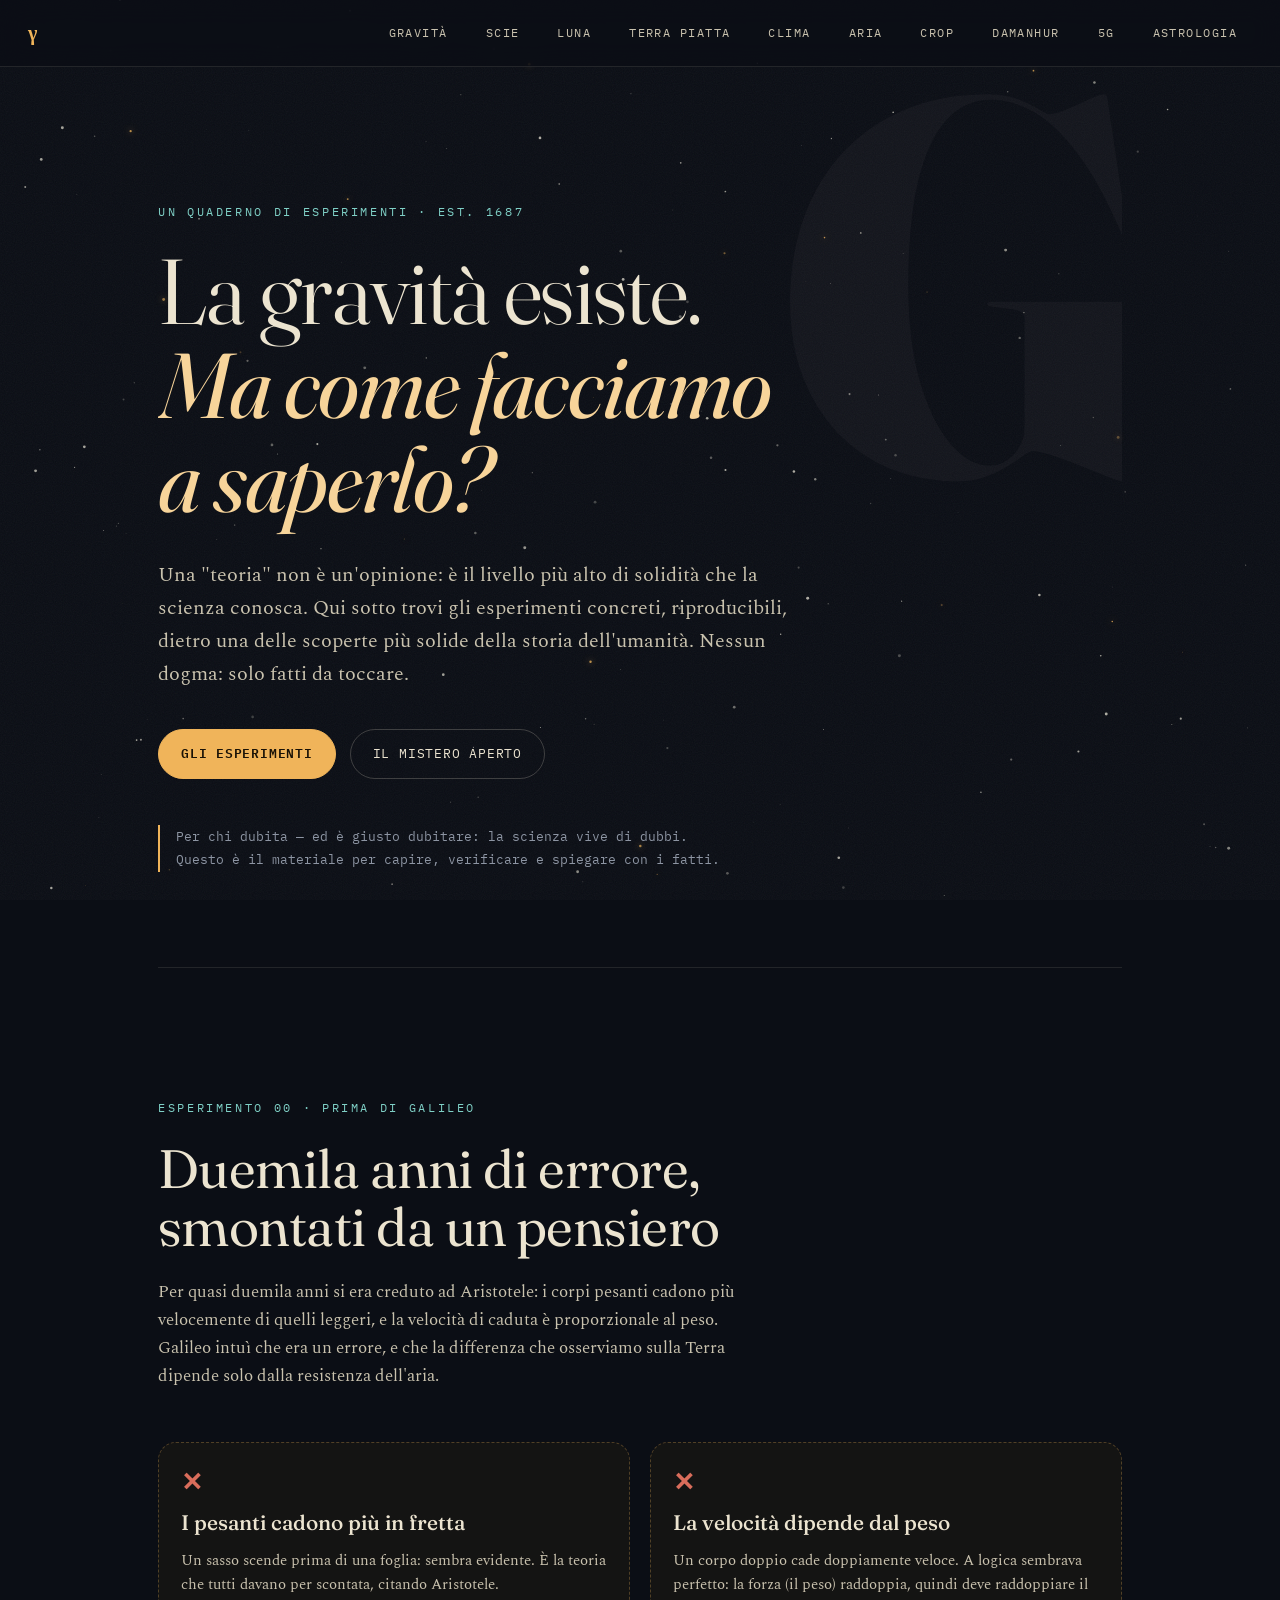
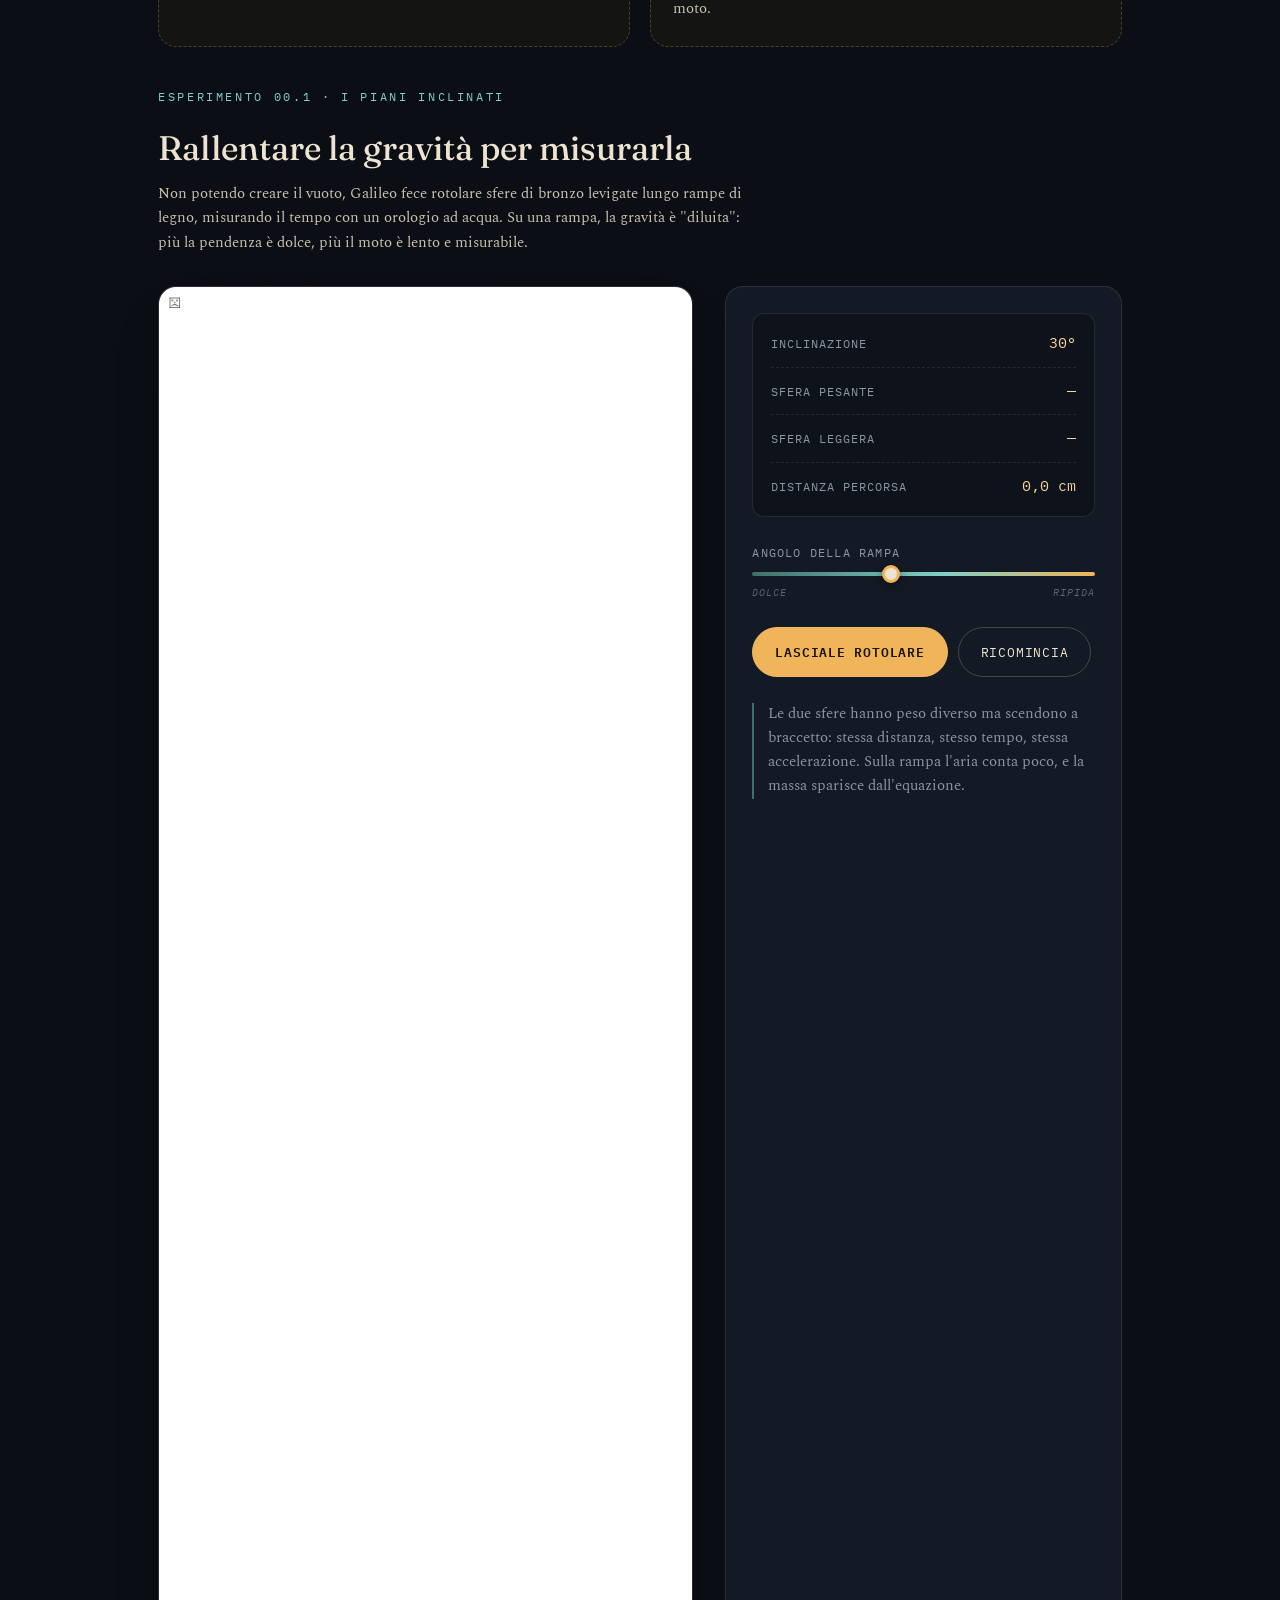
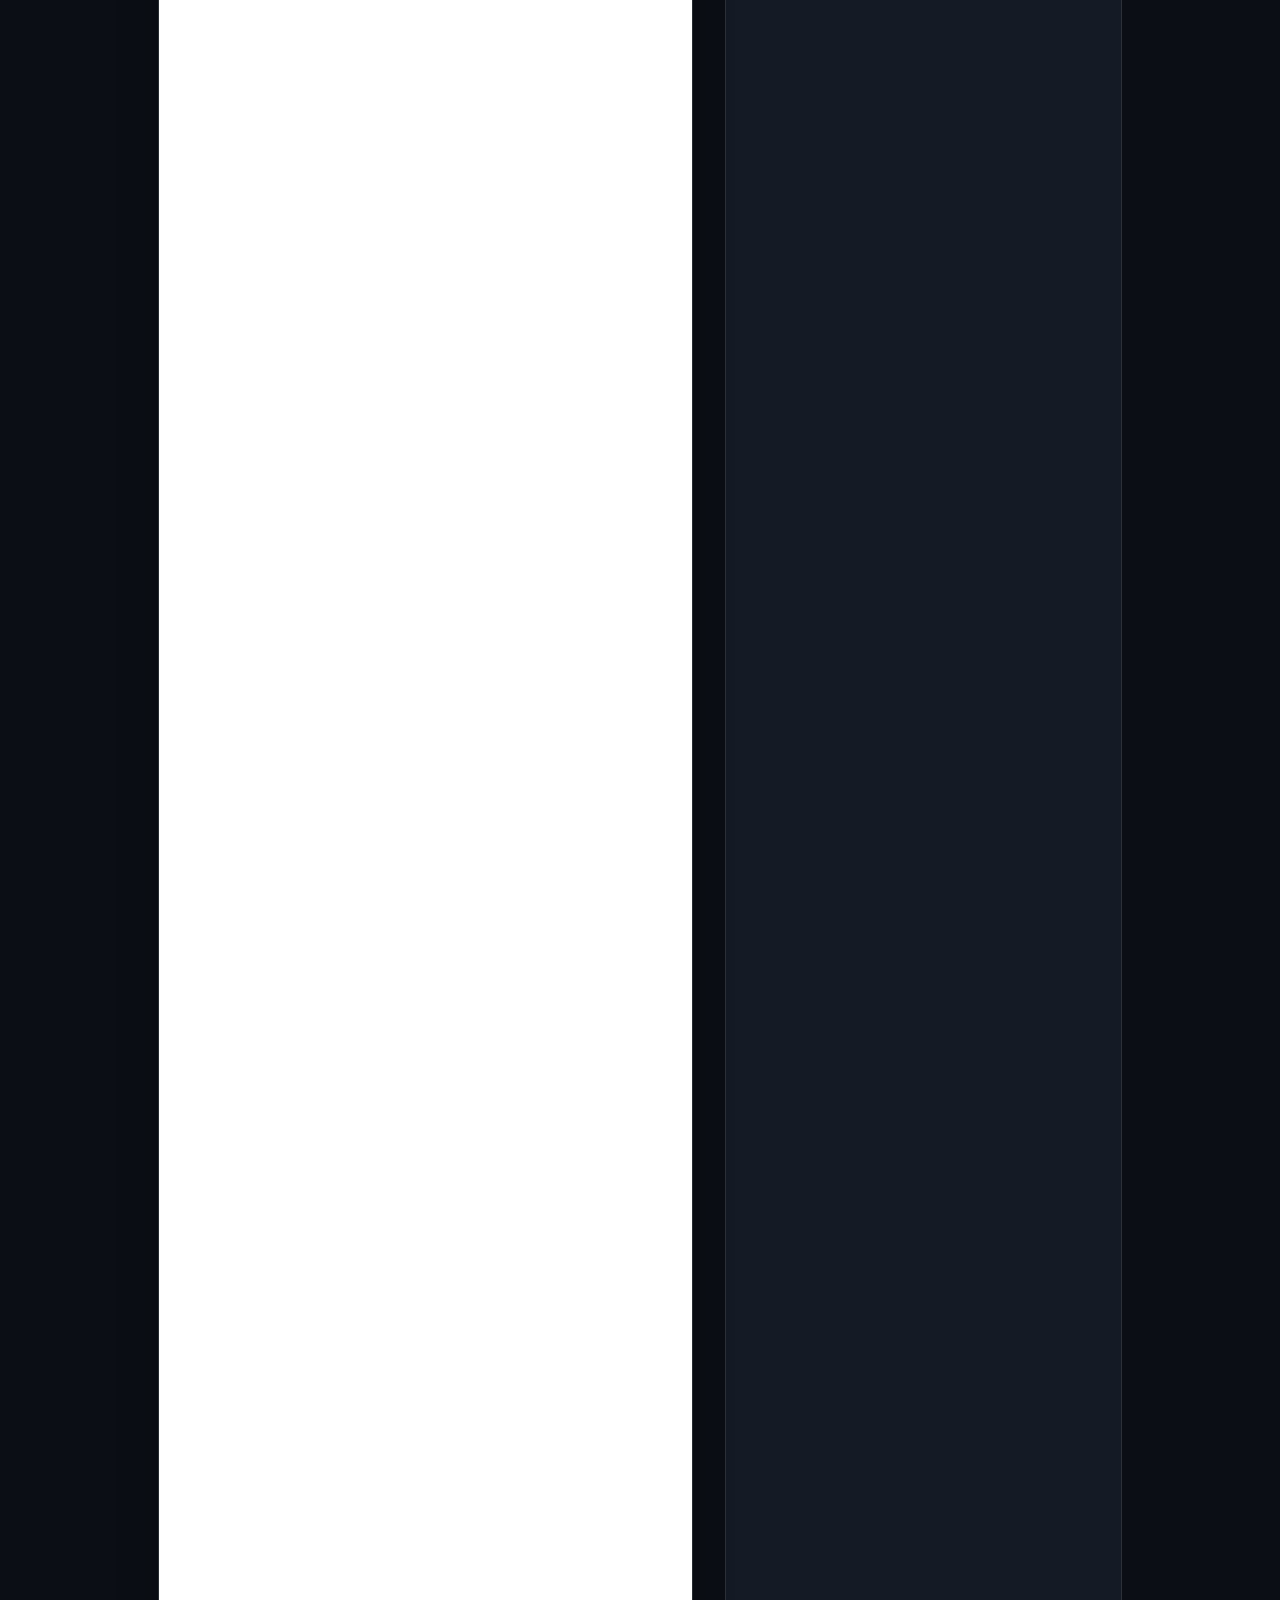
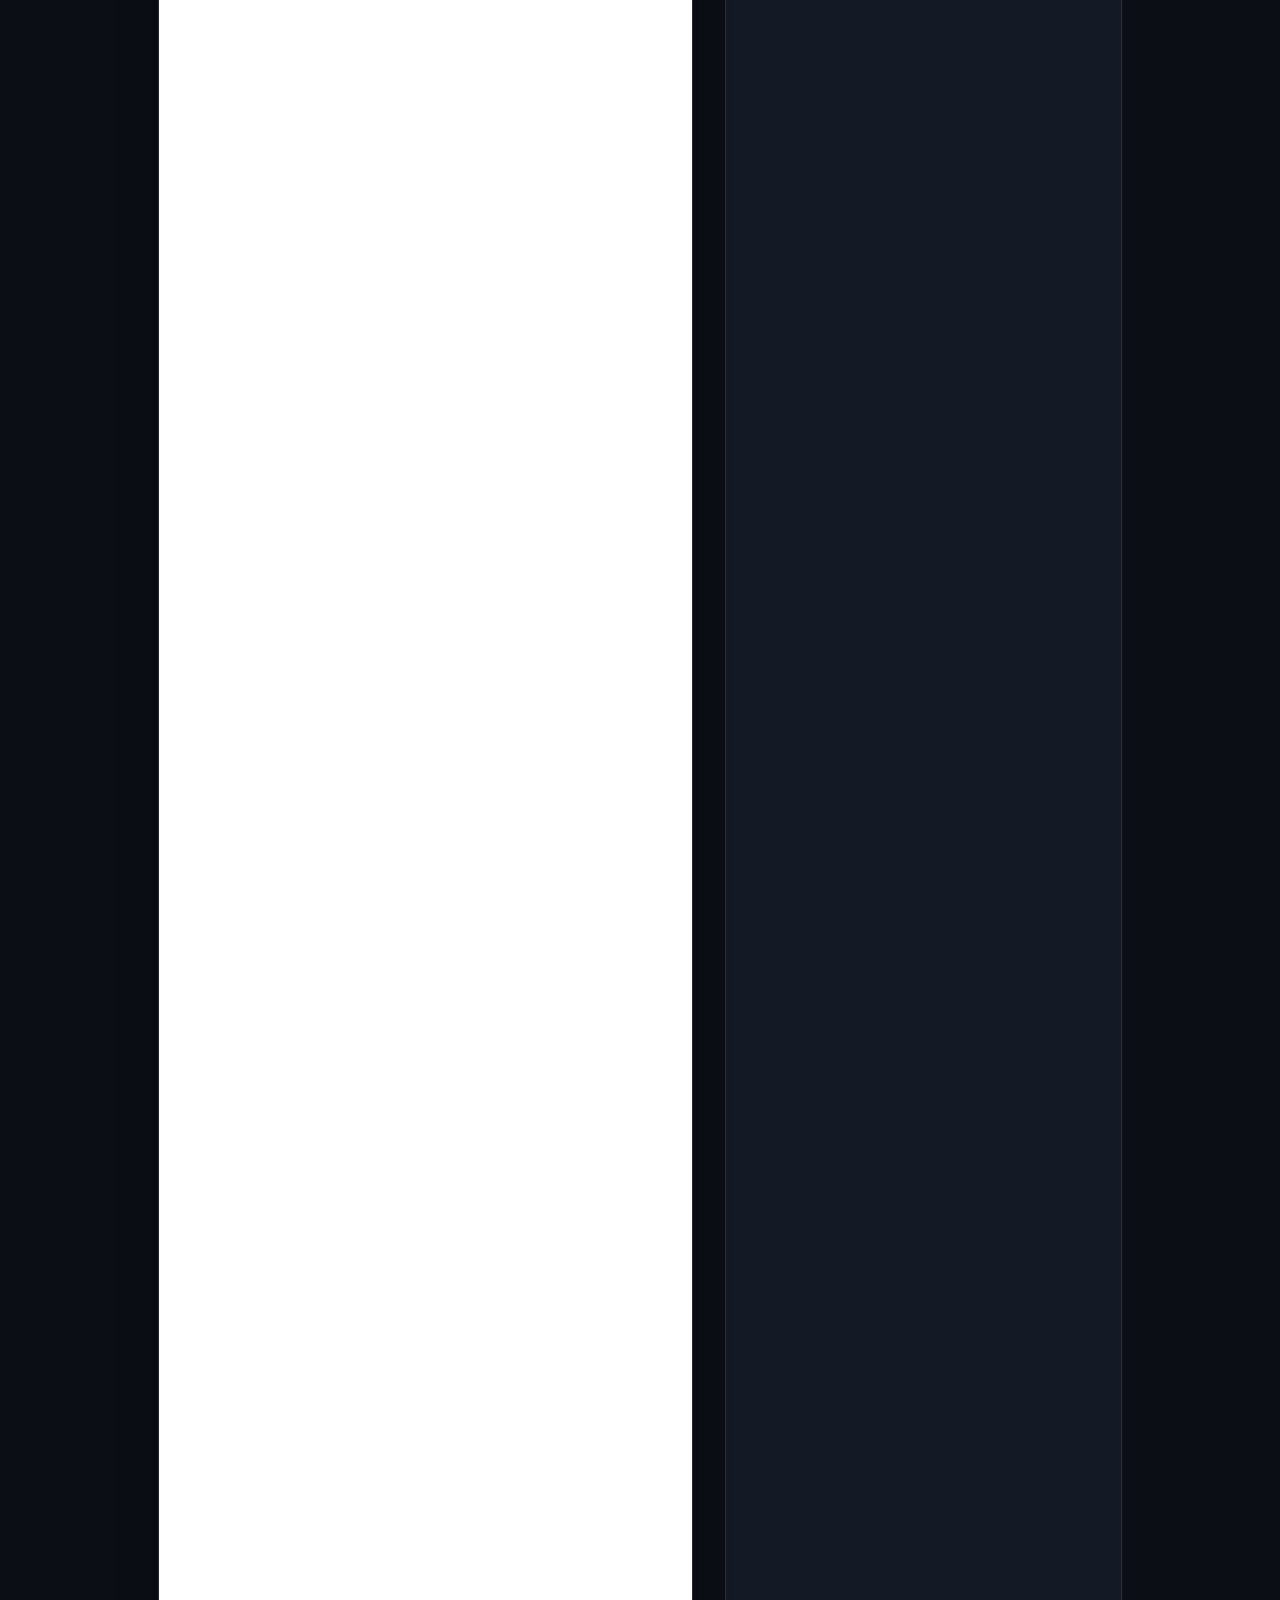
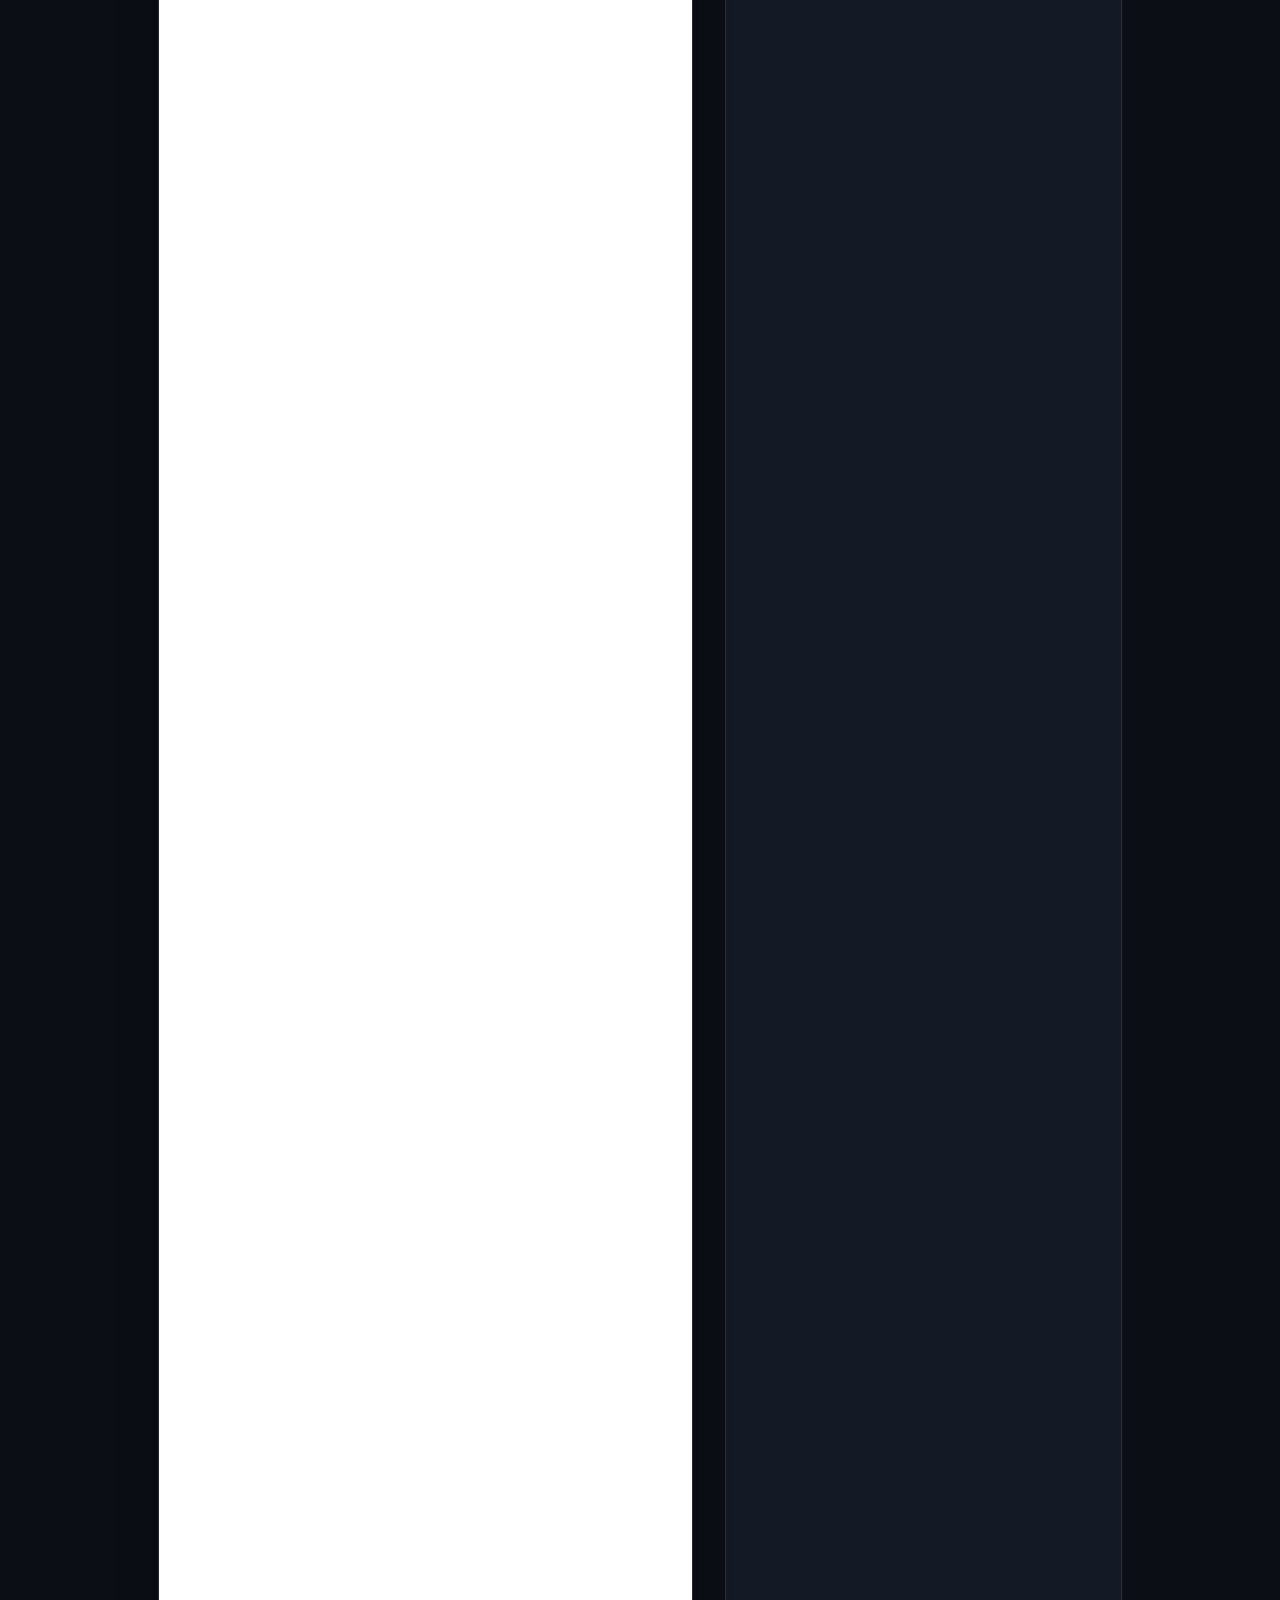
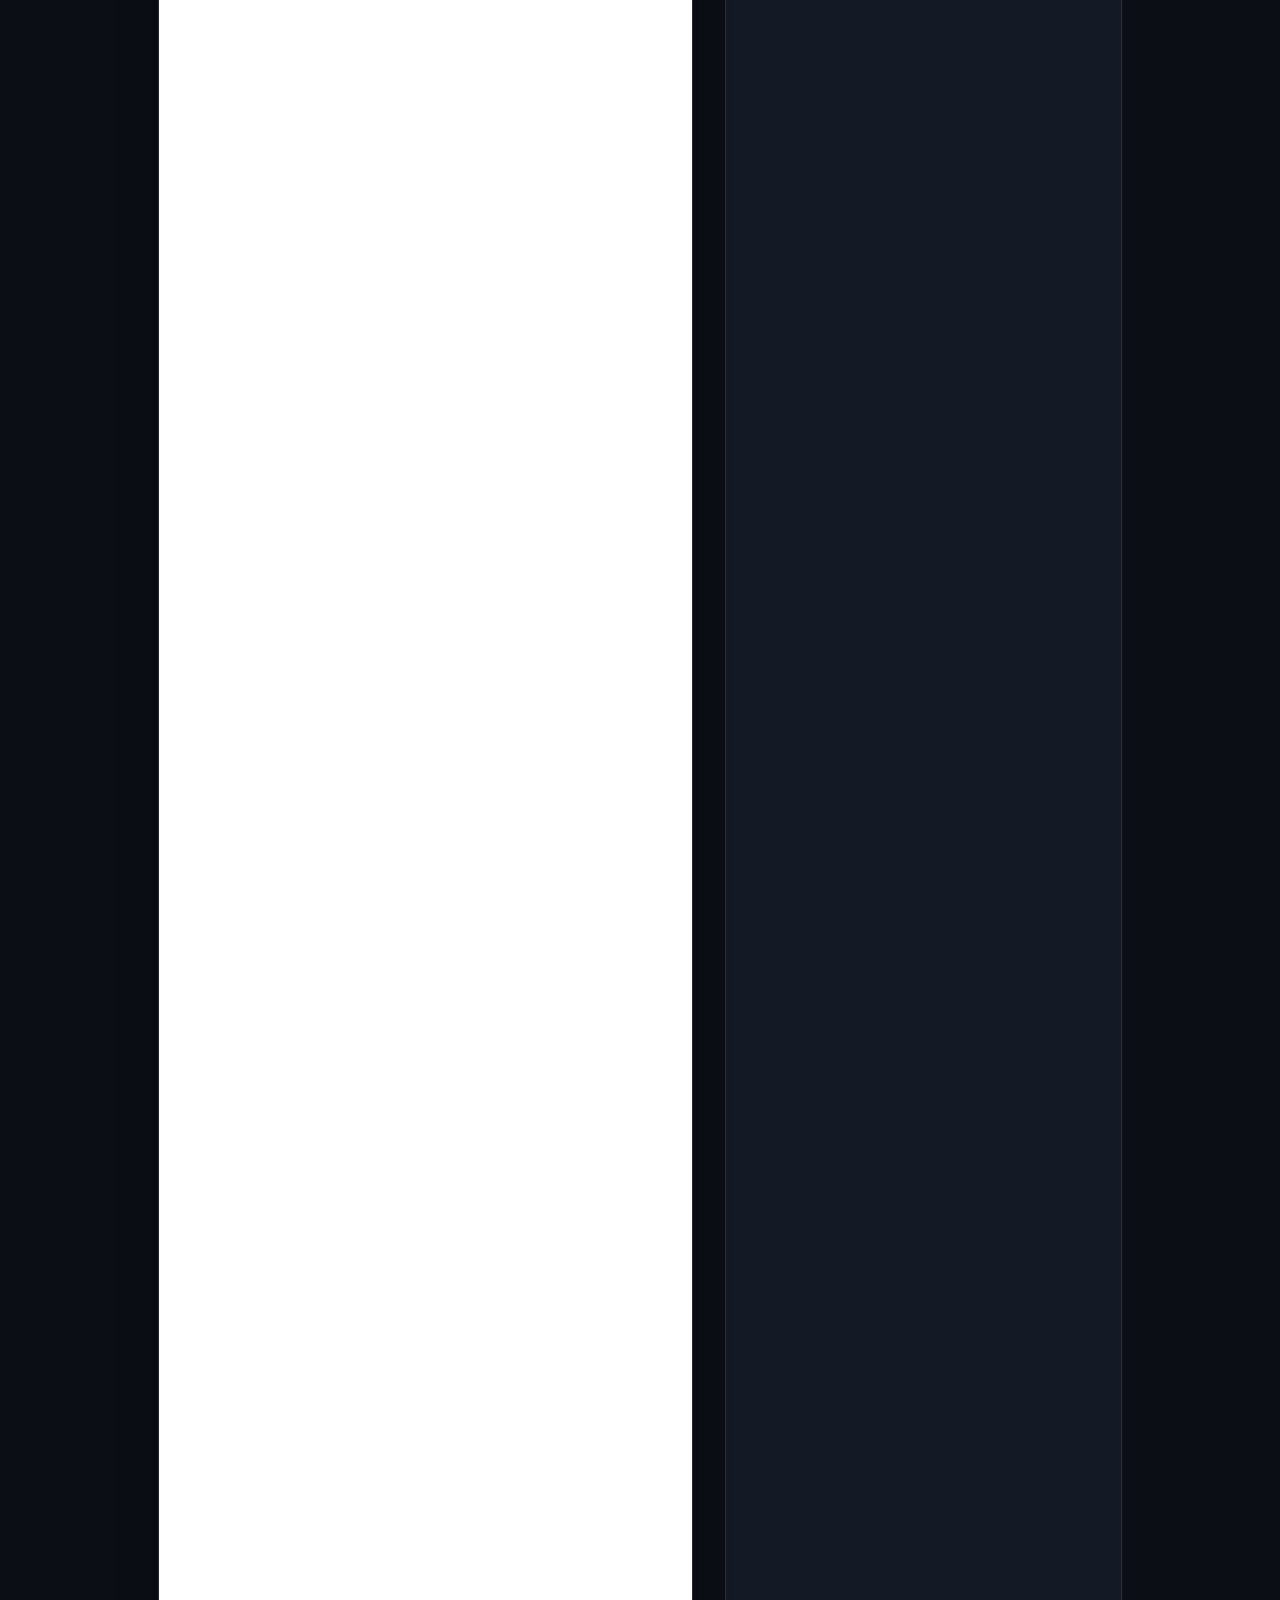
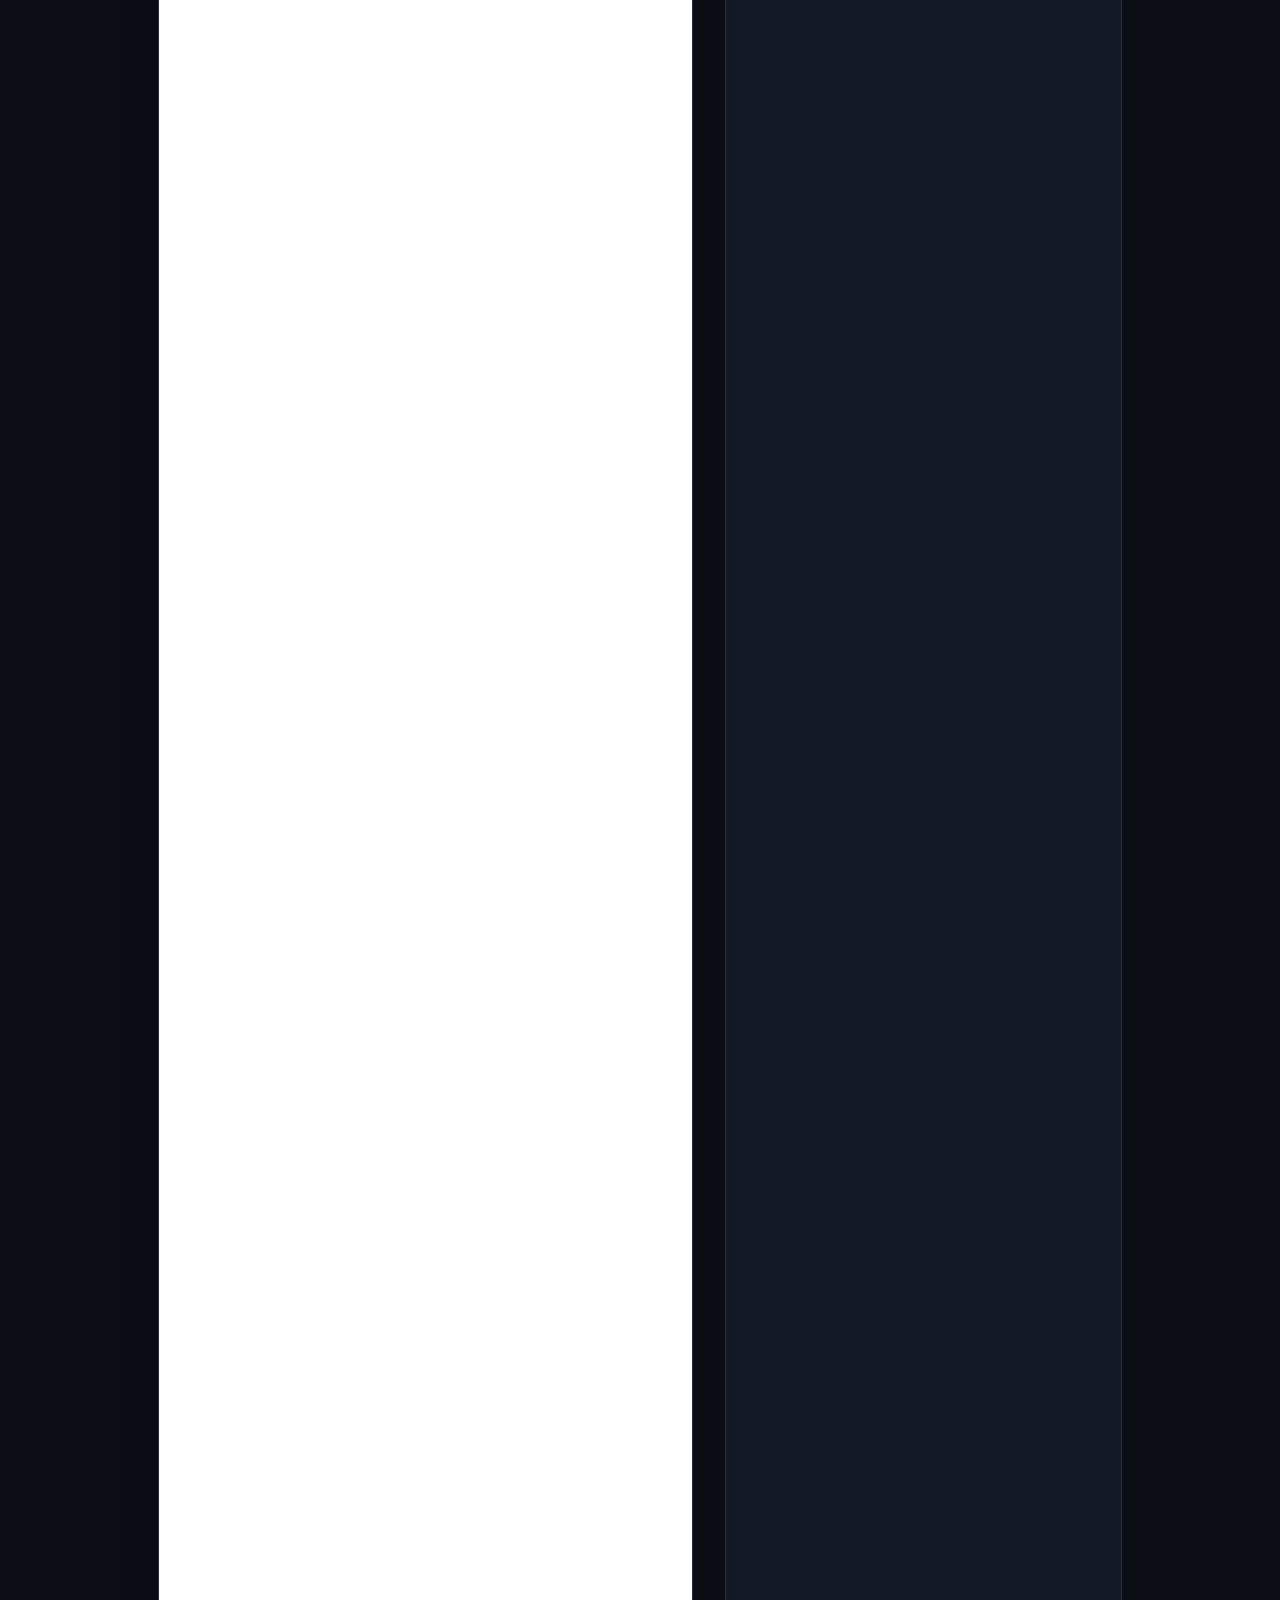
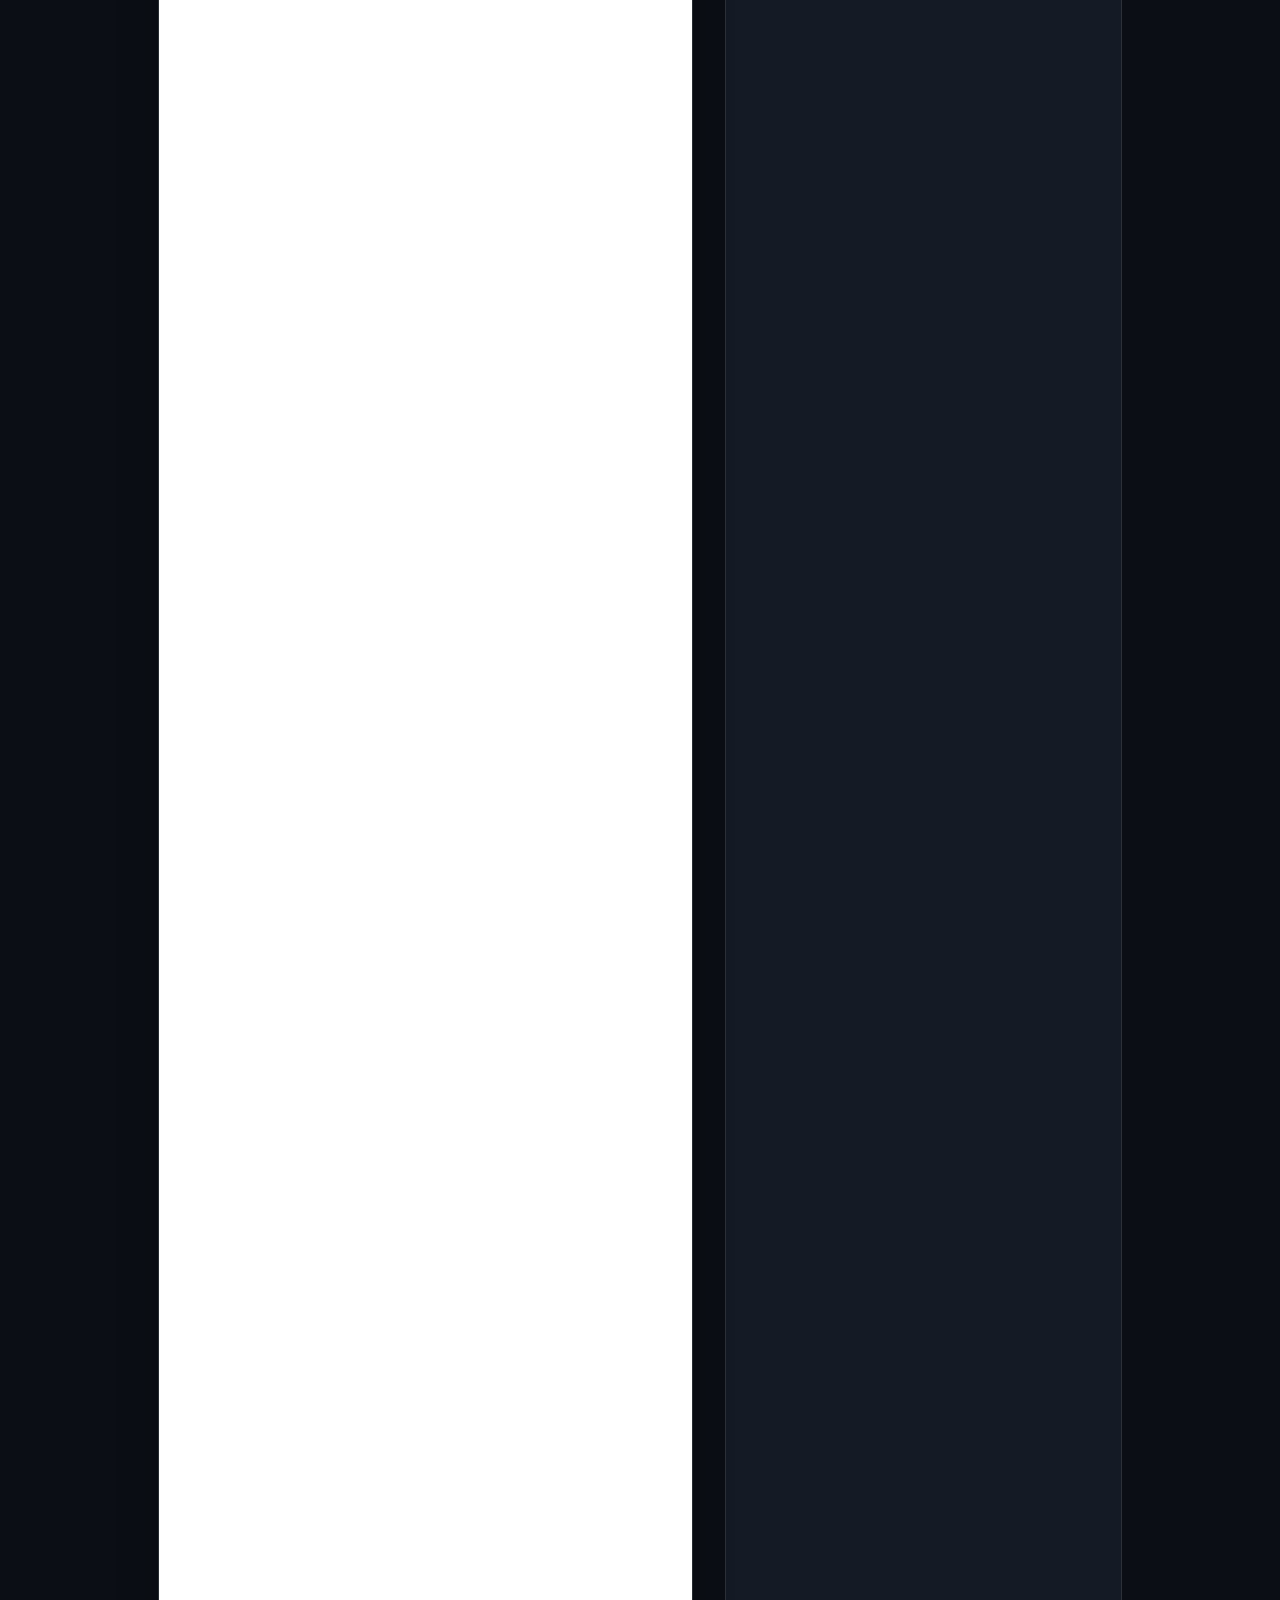
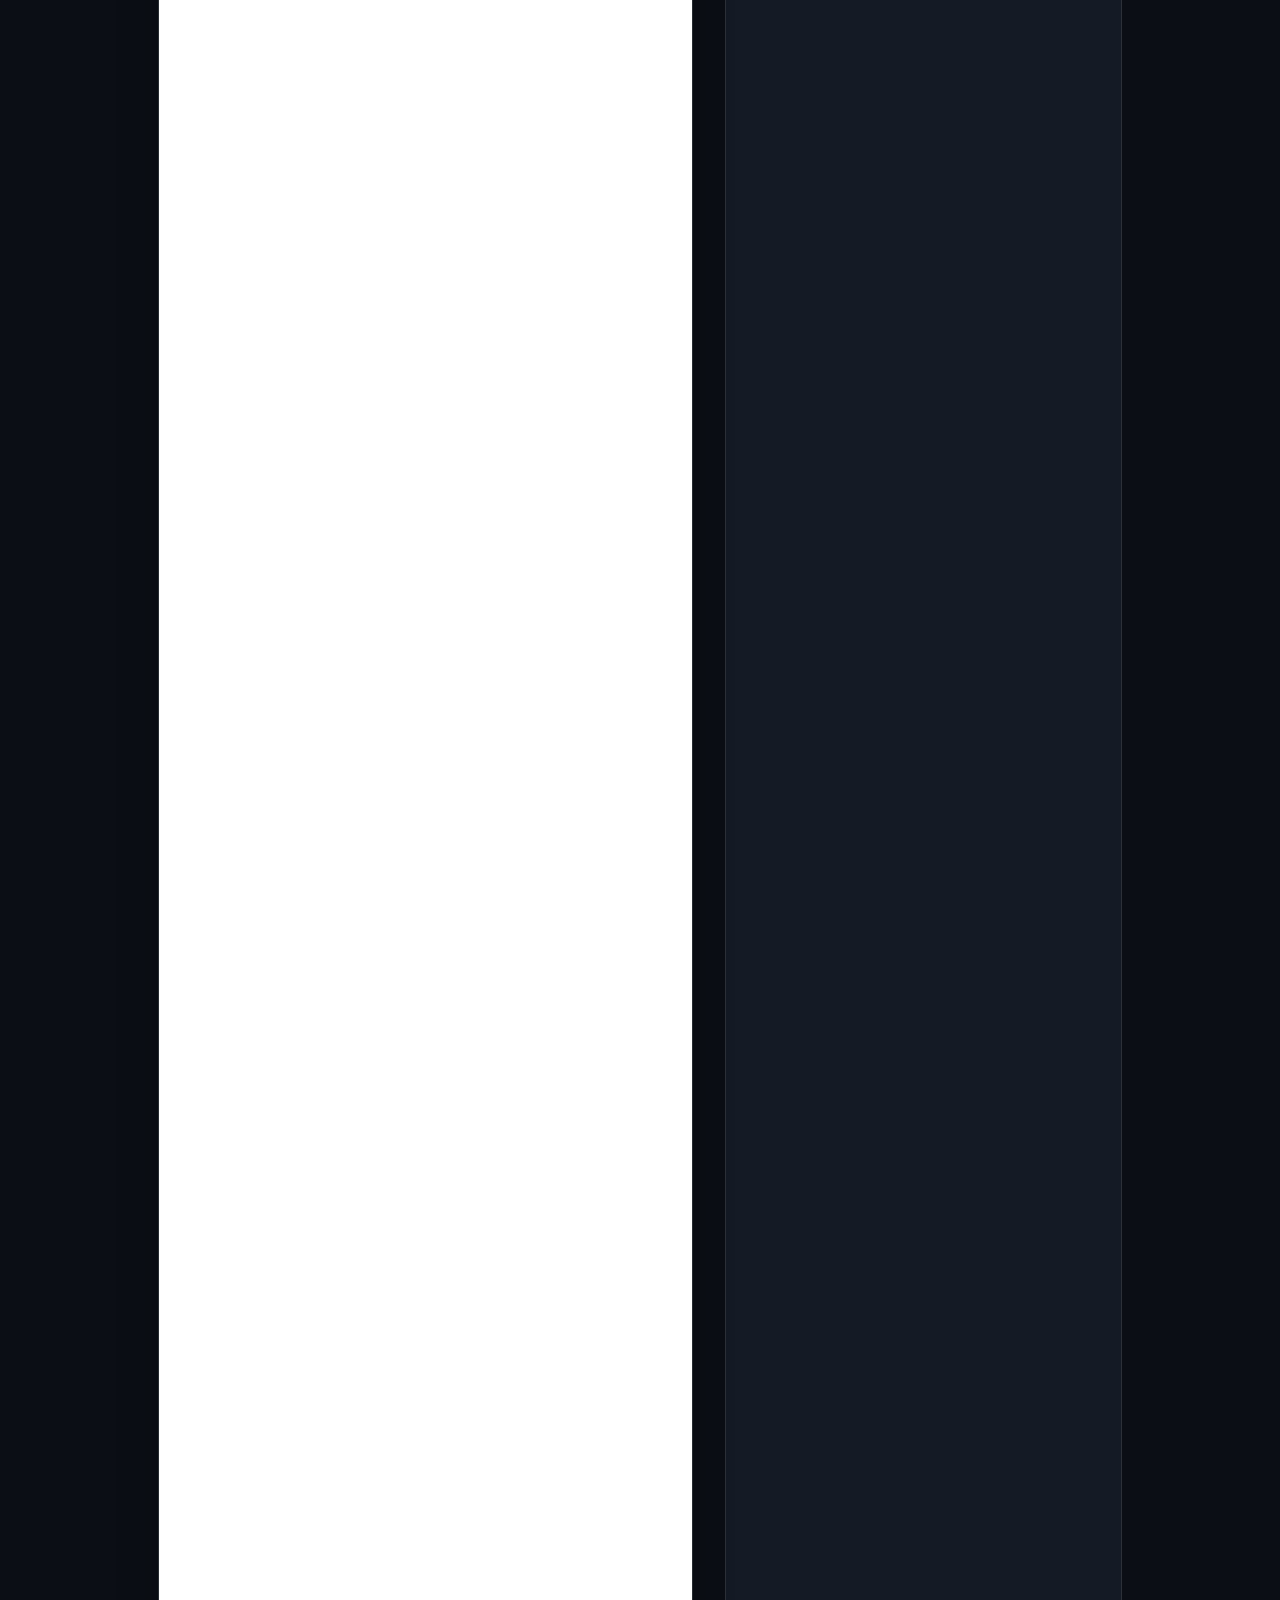
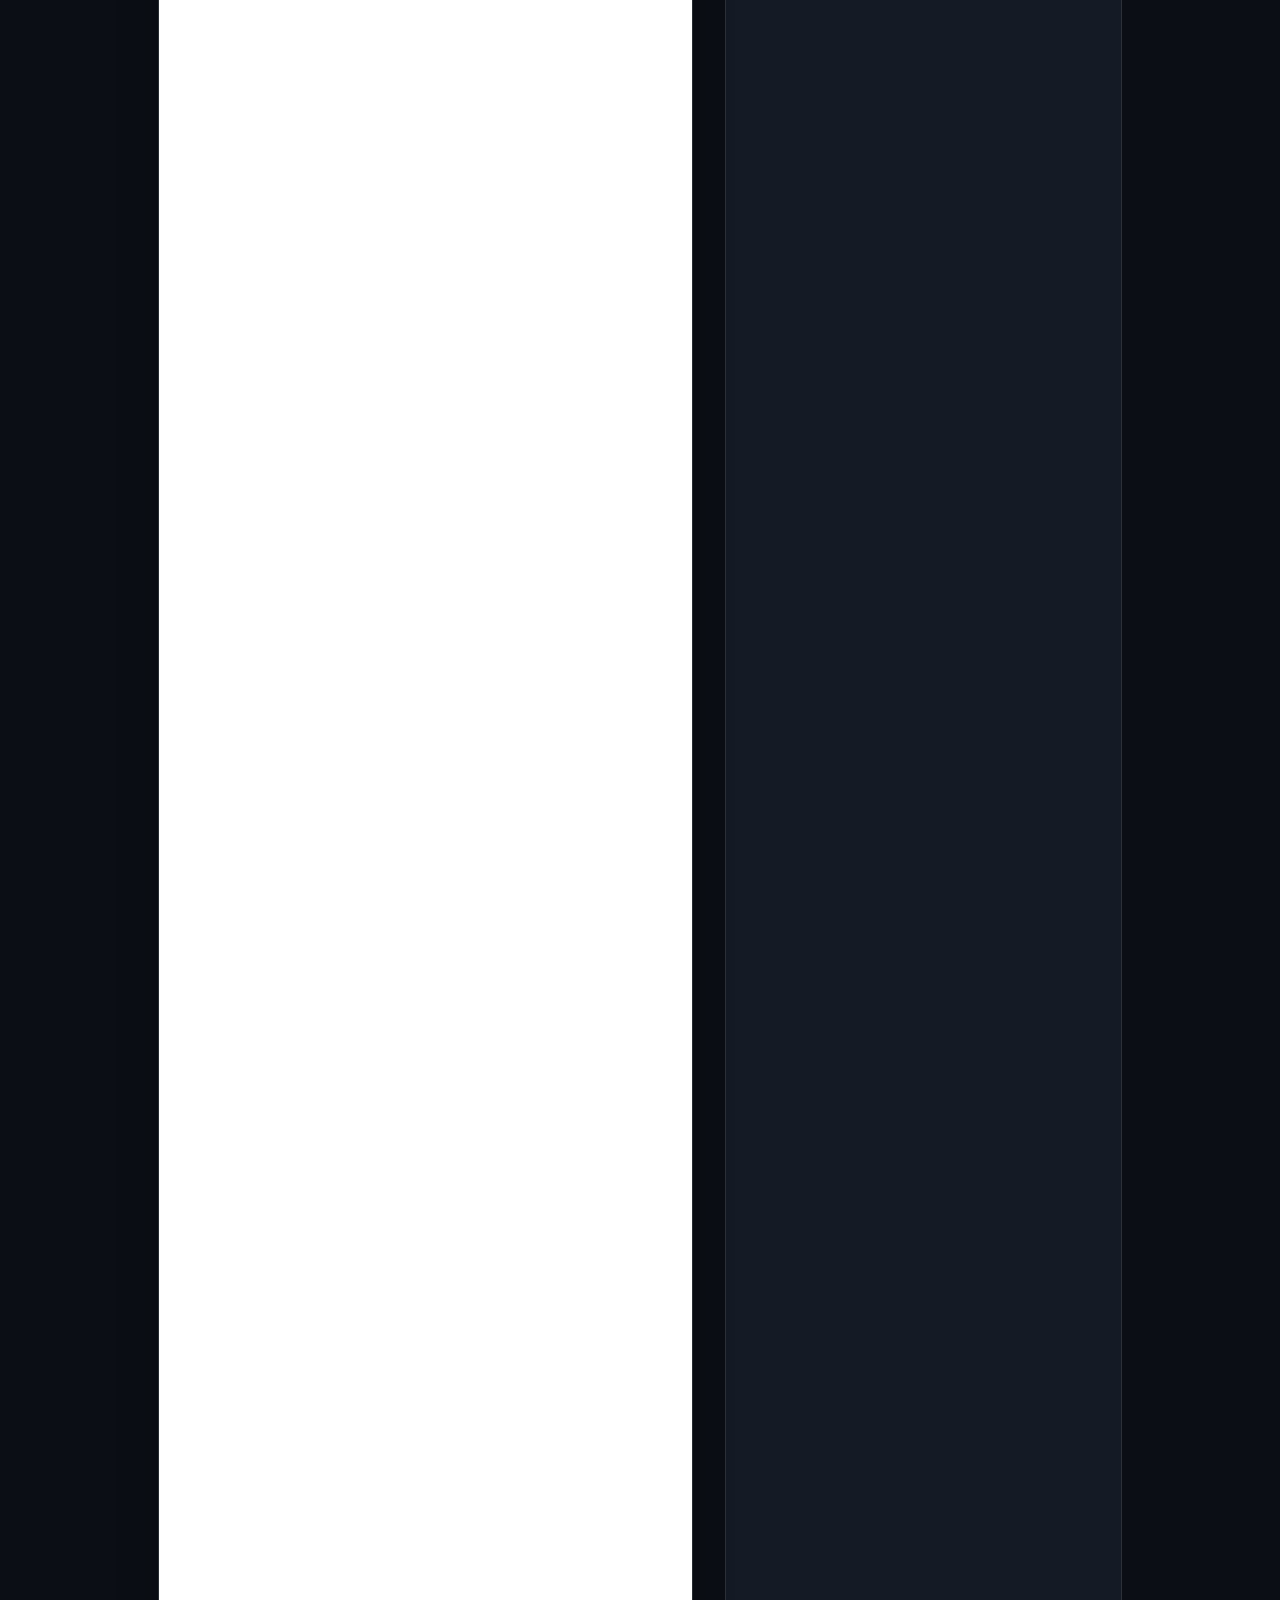
<file: index.html>
<!DOCTYPE html>
<html lang="it">
<head>
<meta charset="UTF-8">
<meta name="viewport" content="width=device-width, initial-scale=1.0">
<title>Gravità · Quaderno di esperimenti</title>
<link rel="icon" href="data:image/svg+xml,%3Csvg xmlns='http://www.w3.org/2000/svg' viewBox='0 0 32 32'%3E%3Ccircle cx='16' cy='16' r='7' fill='%23f0b45a'/%3E%3Ccircle cx='16' cy='16' r='12' fill='none' stroke='%237fd0c6' stroke-opacity='0.4' stroke-width='1.5'/%3E%3C/svg%3E">
<link rel="preconnect" href="https://fonts.googleapis.com">
<link rel="preconnect" href="https://fonts.gstatic.com" crossorigin>
<link href="https://fonts.googleapis.com/css2?family=Fraunces:ital,opsz,wght@0,9..144,300..900;1,9..144,300..900&family=Spectral:ital,wght@0,300;0,400;0,500;1,400;1,500&family=IBM+Plex+Mono:wght@400;500;600&display=swap" rel="stylesheet">
<link rel="stylesheet" href="styles.css">
</head>
<body>

<div class="grain" aria-hidden="true"></div>
<canvas id="starfield" aria-hidden="true"></canvas>

<nav class="navbar" aria-label="Navigazione principale">
  <a class="navbar-brand" href="#top" aria-label="Torna all'inizio">γ</a>
  <div class="navbar-links">
    <a class="navbar-link" href="#top">Gravità</a>
    <a class="navbar-link" href="scie.html">Scie</a>
    <a class="navbar-link" href="luna.html">Luna</a>
    <a class="navbar-link" href="terrapiatta.html">Terra Piatta</a>
    <a class="navbar-link" href="clima.html">Clima</a>
    <a class="navbar-link" href="inquinamento.html">Aria</a>
    <a class="navbar-link" href="cropcircles.html">Crop</a>
    <a class="navbar-link" href="damanhur.html">Damanhur</a>
    <a class="navbar-link" href="cinque.html">5G</a>
    <a class="navbar-link" href="astrologia.html">Astrologia</a>
  </div>
</nav>

<div class="shell">

  <header class="hero" id="top">
    <p class="eyebrow">Un quaderno di esperimenti · est. 1687</p>
    <h1 class="hero-title">
      La gravità esiste.<br>
      <em>Ma come facciamo<br>a saperlo?</em>
    </h1>
    <p class="hero-sub">
      Una "teoria" non è un'opinione: è il livello più alto di solidità che la scienza conosca.
      Qui sotto trovi gli esperimenti concreti, riproducibili, dietro una delle scoperte
      più solide della storia dell'umanità. Nessun dogma: solo fatti da toccare.
    </p>
    <div class="hero-actions">
      <a href="#esperimento-01" class="btn btn-primary">Gli esperimenti</a>
      <a href="#mistero" class="btn btn-ghost">Il mistero aperto</a>
    </div>
    <p class="hero-note">
      Per chi dubita — ed è giusto dubitare: la scienza vive di dubbi.<br>
      Questo è il materiale per capire, verificare e spiegare con i fatti.
    </p>
  </header>

  <main>

    <section id="esperimento-00" class="experiment">
      <div class="section-head reveal">
        <p class="eyebrow">Esperimento 00 · Prima di Galileo</p>
        <h2>Duemila anni di errore,<br>smontati da un pensiero</h2>
        <p class="lede">
          Per quasi duemila anni si era creduto ad Aristotele: i corpi pesanti
          cadono più velocemente di quelli leggeri, e la velocità di caduta è
          proporzionale al peso. Galileo intuì che era un errore, e che la
          differenza che osserviamo sulla Terra dipende solo dalla resistenza
          dell'aria.
        </p>
      </div>

      <div class="cards cards--myth reveal">
        <article class="card">
          <span class="card-num">✕</span>
          <h3>I pesanti cadono più in fretta</h3>
          <p>
            Un sasso scende prima di una foglia: sembra evidente. È la teoria
            che tutti davano per scontata, citando Aristotele.
          </p>
        </article>
        <article class="card">
          <span class="card-num">✕</span>
          <h3>La velocità dipende dal peso</h3>
          <p>
            Un corpo doppio cade doppiamente veloce. A logica sembrava perfetto:
            la forza (il peso) raddoppia, quindi deve raddoppiare il moto.
          </p>
        </article>
      </div>

      <div class="experiment-block reveal">
        <div class="block-head">
          <p class="eyebrow">Esperimento 00.1 · I piani inclinati</p>
          <h3>Rallentare la gravità per misurarla</h3>
          <p class="lede">
            Non potendo creare il vuoto, Galileo fece rotolare sfere di bronzo
            levigate lungo rampe di legno, misurando il tempo con un orologio
            ad acqua. Su una rampa, la gravità è "diluita": più la pendenza è
            dolce, più il moto è lento e misurabile.
          </p>
        </div>
        <div class="lab-grid">
          <figure class="lab-canvas-wrap">
            <canvas id="canvas-ramp" class="lab-canvas"></canvas>
            <div class="lab-overlay lab-overlay--bottom">
              <span class="chip" id="ramp-chip">a riposo</span>
            </div>
          </figure>
          <div class="lab-panel">
            <div class="readout">
              <div class="readout-row">
                <span class="readout-key">inclinazione</span>
                <span class="readout-val" id="ramp-angle">30°</span>
              </div>
              <div class="readout-row">
                <span class="readout-key">sfera pesante</span>
                <span class="readout-val" id="ramp-heavy-t">—</span>
              </div>
              <div class="readout-row">
                <span class="readout-key">sfera leggera</span>
                <span class="readout-val" id="ramp-light-t">—</span>
              </div>
              <div class="readout-row">
                <span class="readout-key">distanza percorsa</span>
                <span class="readout-val" id="ramp-dist">0,0 cm</span>
              </div>
            </div>
            <div class="sliders">
              <label class="slider">
                <span class="slider-label">angolo della rampa</span>
                <input type="range" id="ramp-a" min="10" max="60" step="1" value="30">
                <span class="slider-scale"><i>dolce</i><i>ripida</i></span>
              </label>
            </div>
            <div class="controls">
              <button id="ramp-go" class="btn btn-primary" type="button">Lasciale rotolare</button>
              <button id="ramp-reset" class="btn btn-ghost" type="button">Ricomincia</button>
            </div>
            <p class="aside">
              Le due sfere hanno peso diverso ma scendono a braccetto:
              stessa distanza, stesso tempo, stessa accelerazione. Sulla rampa
              l'aria conta poco, e la massa sparisce dall'equazione.
            </p>
          </div>
        </div>
      </div>

      <div class="experiment-block reveal">
        <div class="block-head">
          <p class="eyebrow">Esperimento 00.2 · L'esperimento ideale</p>
          <h3>Una contraddizione<br>che crolla da sola</h3>
          <p class="lede">
            Galileo non aveva bisogno del vuoto: bastava la logica. Prendi un
            corpo pesante e uno leggero. Secondo Aristotele, il pesante cade
            più veloce. Ora li leghi insieme. Cosa deve succedere?
          </p>
        </div>
        <div class="lab-grid">
          <figure class="lab-canvas-wrap">
            <canvas id="canvas-thought" class="lab-canvas"></canvas>
            <div class="lab-overlay lab-overlay--bottom">
              <span class="chip" id="thought-chip">in attesa</span>
            </div>
          </figure>
          <div class="lab-panel">
            <div class="readout">
              <div class="readout-row">
                <span class="readout-key">il sistema combinato</span>
                <span class="readout-val" id="thought-combo">pesante + leggero</span>
              </div>
              <div class="readout-row">
                <span class="readout-key">per Aristotele</span>
                <span class="readout-val" id="thought-arist">più pesante → più veloce</span>
              </div>
              <div class="readout-row">
                <span class="readout-key">ma il pezzo leggero…</span>
                <span class="readout-val" id="thought-logic">frena il pesante</span>
              </div>
            </div>
            <div class="controls">
              <button id="thought-tie" class="btn btn-primary" type="button">Legali insieme</button>
              <button id="thought-reset" class="btn btn-ghost" type="button">Ricomincia</button>
            </div>
            <p class="aside">
              Il corpo unito pesa più del solo pesante, quindi per Aristotele
              dovrebbe cadere ancora più veloce. Ma il pezzo leggero, che da
              solo va più lento, tira indietro quello pesante: dovrebbe andare
              più lento. Due previsioni opposte per lo stesso sistema:
              l'unica via d'uscita è che tutti i corpi cadano uguale.
            </p>
          </div>
        </div>
      </div>

      <div class="experiment-block reveal">
        <div class="block-head">
          <p class="eyebrow">Esperimento 00.3 · L'ascensore di Einstein</p>
          <h3>Una cabina senza finestre<br>non può mentirti</h3>
          <p class="lede">
            Einstein riprese l'intuizione di Galileo e la trasformò nella pietra
            miliare della Relatività Generale (1915). Il suo esperimento mentale
            è vicinissimo a ciò che gli astronauti hanno vissuto davvero:
            dentro una cabina chiusa, nessun esperimento può distinguere la
            gravità da un'accelerazione costante.
          </p>
        </div>
        <div class="lab-grid">
          <figure class="lab-canvas-wrap">
            <canvas id="canvas-elevator" class="lab-canvas"></canvas>
            <div class="lab-overlay lab-overlay--bottom">
              <span class="chip" id="elev-chip">spazio profondo · accelera a 1g</span>
            </div>
          </figure>
          <div class="lab-panel">
            <div class="readout">
              <div class="readout-row">
                <span class="readout-key">accelerazione</span>
                <span class="readout-val" id="elev-g">9,8 m/s² · 1g</span>
              </div>
              <div class="readout-row">
                <span class="readout-key">piuma e martello</span>
                <span class="readout-val" id="elev-result">—</span>
              </div>
              <div class="readout-row">
                <span class="readout-key">tempo di caduta</span>
                <span class="readout-val" id="elev-time">—</span>
              </div>
            </div>
            <div class="controls controls--wrap">
              <button id="elev-mode-space" class="btn is-active" type="button">Spazio profondo</button>
              <button id="elev-mode-earth" class="btn" type="button">Fermato sulla Terra</button>
            </div>
            <div class="controls">
              <button id="elev-drop" class="btn btn-primary" type="button">Lascia cadere piuma e martello</button>
              <button id="elev-reset" class="btn btn-ghost" type="button">Ricomincia</button>
            </div>
            <p class="aside">
              L'osservatore, chiuso nella cabina, sente i piedi spinti sul pavimento
              e vede piuma e martello toccarlo insieme. Meccanica, ottica, elettromagnetica:
              ogni esperimento dà lo stesso esito nei due casi. È il
              <strong>principio di equivalenza</strong>: gravità e accelerazione
              uniforme sono indistinguibili.
            </p>
          </div>
        </div>
      </div>

      <div class="cards cards--three reveal">
        <article class="card">
          <span class="card-num">γ</span>
          <h3>La gravità è geometria</h3>
          <p>
            Galileo capì <em>come</em> cadono i corpi; Einstein spiegò
            <em>perché</em>. La massa della Terra, della Luna, di ogni astro
            curva lo spazio-tempo attorno a sé: non c'è una forza invisibile
            che tira, c'è un mondo deformato.
          </p>
        </article>
        <article class="card">
          <span class="card-num">γ</span>
          <h3>Le geodetiche</h3>
          <p>
            Martello e piuma non vengono "attirati": seguono il cammino più
            dritto possibile — la <em>geodetica</em> — nello spazio curvo dalla
            Luna. È la traiettoria più naturale, non un incantesimo.
          </p>
        </article>
        <article class="card">
          <span class="card-num">γ</span>
          <h3>Perché cadono uguale</h3>
          <p>
            La deformazione dello spazio è la stessa per entrambi gli oggetti:
            non dipende dalla loro massa. Per questo, e solo per questo,
            la piuma e il martello toccano il suolo nello stesso istante.
          </p>
        </article>
      </div>

      <div class="experiment-block reveal">
        <div class="block-head">
          <p class="eyebrow">Esperimento 00.4 · Le lastre di Eddington</p>
          <h3>La luce si piega,<br>e il mondo lo scopre</h3>
          <p class="lede">
            29 maggio 1919. Arthur Eddington guida due spedizioni — a
            Príncipe, al largo dell'Africa occidentale, e a Sobral, in Brasile —
            per fotografare le stelle delle Iadi durante un'eclissi totale di Sole.
            Einstein prevede che la luce, passando accanto al Sole, si pieghi del
            doppio di quanto previsto da Newton: 1,75 secondi d'arco contro 0,87.
          </p>
        </div>
        <div class="lab-grid">
          <figure class="lab-canvas-wrap">
            <canvas id="canvas-eddington" class="lab-canvas"></canvas>
            <div class="lab-overlay">
              <span class="chip">Príncipe · Africa</span>
              <span class="chip">Sobral · Brasile</span>
            </div>
            <div class="lab-overlay lab-overlay--bottom">
              <span class="chip" id="edding-chip">eclissi · giugno 1919</span>
            </div>
          </figure>
          <div class="lab-panel">
            <div class="readout">
              <div class="readout-row">
                <span class="readout-key">deflessione prevista</span>
                <span class="readout-val" id="edding-expected">—</span>
              </div>
              <div class="readout-row">
                <span class="readout-key">deflessione misurata</span>
                <span class="readout-val" id="edding-measured">—</span>
              </div>
              <div class="readout-row">
                <span class="readout-key">esito</span>
                <span class="readout-val" id="edding-outcome">—</span>
              </div>
            </div>
            <div class="sliders">
              <label class="slider">
                <span class="slider-label">confronto delle lastre</span>
                <input type="range" id="edding-slider" min="0" max="100" step="1" value="0">
                <span class="slider-scale"><i>eclissi</i><i>notturno</i></span>
              </label>
            </div>
            <div class="controls controls--wrap">
              <button id="edding-newton" class="btn" type="button">Newton · 0,87″</button>
              <button id="edding-einstein" class="btn is-active" type="button">Einstein · 1,75″</button>
            </div>
            <div class="controls">
              <button id="edding-measure" class="btn btn-primary" type="button">Misura le lastre</button>
              <button id="edding-reset" class="btn btn-ghost" type="button">Ricomincia</button>
            </div>
            <p class="aside">
              In pieno giorno le stelle sono invisibili: per questo servirono i
              pochi minuti di buio dell'eclissi. Mesi dopo, le stesse lastre
              notturne mostrarono le stelle nella loro posizione "vera":
              sovrapponendo le due fotografie, lo spostamento era lì.
              Trascina il cursore per rivelarlo.
            </p>
          </div>
        </div>
      </div>

      <div class="press reveal">
        <p class="press-quote">
          "Rivoluzione nella scienza. Nuova teoria dell'universo.<br>
          Le idee di Newton demolite."
        </p>
        <p class="press-byline">The Times, Londra · 7 novembre 1919</p>
      </div>

      <div class="cluster-intro reveal">
        <p class="eyebrow">La prova moderna · Una fiducia costruita in secoli</p>
        <p>
          Da allora la teoria di Galileo e di Einstein è stata messa alla prova
          ancora e ancora, con esperimenti sempre più precisi — sulla Terra e
          nello spazio. Ecco tre delle verifiche più straordinarie.
        </p>
      </div>

      <div class="experiment-block reveal">
        <div class="block-head">
          <p class="eyebrow">Esperimento 00.5 · La camera a vuoto</p>
          <h3>Piuma d'oca<br>e palle da bowling</h3>
          <p class="lede">
            Sulla Terra, senza aria, vale la stessa regola vista sulla Luna.
            Nella camera a vuoto più grande del mondo — il NASA Space Power
            Facility, in Ohio — una piuma d'oca e delle pesanti palle da bowling
            toccano il suolo nello stesso istante. Provalo tu, con o senza aria.
          </p>
        </div>
        <div class="lab-grid">
          <figure class="lab-canvas-wrap">
            <canvas id="canvas-vacuum" class="lab-canvas"></canvas>
            <div class="lab-overlay lab-overlay--bottom">
              <span class="chip" id="vacuum-chip">con aria</span>
            </div>
          </figure>
          <div class="lab-panel">
            <div class="readout">
              <div class="readout-row">
                <span class="readout-key">palla da bowling</span>
                <span class="readout-val" id="vacuum-time-ball">—</span>
              </div>
              <div class="readout-row">
                <span class="readout-key">piuma d'oca</span>
                <span class="readout-val" id="vacuum-time-feather">—</span>
              </div>
              <div class="readout-row">
                <span class="readout-key">esito</span>
                <span class="readout-val" id="vacuum-outcome">—</span>
              </div>
            </div>
            <div class="controls controls--wrap">
              <button id="vacuum-air" class="btn is-active" type="button">Con aria</button>
              <button id="vacuum-vacuum" class="btn" type="button">Vuoto</button>
            </div>
            <div class="controls">
              <button id="vacuum-drop" class="btn btn-primary" type="button">Lascia cadere</button>
              <button id="vacuum-reset" class="btn btn-ghost" type="button">Ricomincia</button>
            </div>
            <p class="aside">
              Il video dell'esperimento, reso celebre dal fisico Brian Cox, ha
              eliminato ogni dubbio residuo legato alle condizioni lunari: la
              caduta simultanea non è un privilegio della Luna, è la legge stessa
              della gravità.
            </p>
          </div>
        </div>
      </div>

      <div class="experiment-block reveal">
        <div class="block-head">
          <p class="eyebrow">Esperimento 00.6 · MICROSCOPE in orbita</p>
          <h3>Quindici cifre decimali,<br>e nessuna differenza</h3>
          <p class="lede">
            Il satellite francese MICROSCOPE ha portato la prova nello spazio
            (2016–2018): due cilindri, uno di titanio e uno di una lega di
            platino e rodio, fluttuano in caduta libera continua mentre il
            satellite orbita intorno alla Terra. La differenza tra i due?
            Nessuna — fino alla quindicesima cifra decimale.
          </p>
        </div>
        <div class="lab-grid">
          <figure class="lab-canvas-wrap">
            <canvas id="canvas-microscope" class="lab-canvas"></canvas>
            <div class="lab-overlay lab-overlay--bottom">
              <span class="chip" id="micro-chip">2016–2018 · CNES</span>
            </div>
          </figure>
          <div class="lab-panel">
            <div class="readout">
              <div class="readout-row">
                <span class="readout-key">differenza relativa</span>
                <span class="readout-val" id="micro-precision">≤ 10⁻³</span>
              </div>
              <div class="readout-row">
                <span class="readout-key">esito</span>
                <span class="readout-val" id="micro-outcome">ancora identici</span>
              </div>
            </div>
            <div class="sliders">
              <label class="slider">
                <span class="slider-label">livello di precisione</span>
                <input type="range" id="micro-slider" min="0" max="4" step="1" value="0">
                <span class="slider-scale"><i>10⁻³</i><i>10⁻¹⁵</i></span>
              </label>
            </div>
            <p class="aside">
              A ogni passo il rumore strumentale si riduce e la misura diventa
              più severa — ma i due cilindri restano perfettamente uguali. È il
              test più preciso mai eseguito sul Principio di Equivalenza:
              Einstein confermato con precisione di 1 parte su 10¹⁵.
            </p>
          </div>
        </div>
      </div>

      <div class="experiment-block reveal">
        <div class="block-head">
          <p class="eyebrow">Esperimento 00.7 · Il laser che misura la Luna</p>
          <h3>Una distanza misurata<br>in millimetri</h3>
          <p class="lede">
            Dagli specchi lasciati dagli astronauti delle missioni Apollo, un
            impulso di luce impiega circa 2,5 secondi per l'andata e il ritorno.
            Da oltre 50 anni il Lunar Laser Ranging misura così la distanza
            Terra–Luna con la precisione di pochi millimetri.
          </p>
        </div>
        <div class="lab-grid">
          <figure class="lab-canvas-wrap">
            <canvas id="canvas-laser" class="lab-canvas"></canvas>
            <div class="lab-overlay lab-overlay--bottom">
              <span class="chip" id="laser-chip">Apollo 11 · 14 · 15</span>
            </div>
          </figure>
          <div class="lab-panel">
            <div class="readout">
              <div class="readout-row">
                <span class="readout-key">andata e ritorno</span>
                <span class="readout-val" id="laser-time">—</span>
              </div>
              <div class="readout-row">
                <span class="readout-key">distanza Terra–Luna</span>
                <span class="readout-val" id="laser-distance">—</span>
              </div>
              <div class="readout-row">
                <span class="readout-key">impulsi sparati</span>
                <span class="readout-val" id="laser-count">0</span>
              </div>
            </div>
            <div class="controls">
              <button id="laser-fire" class="btn btn-primary" type="button">Spara un impulso</button>
              <button id="laser-reset" class="btn btn-ghost" type="button">Ricomincia</button>
            </div>
            <p class="aside">
              Misurando la Luna, gli scienziati hanno verificato anche un punto
              sottile: la Terra e la Luna "cadono" verso il Sole con la stessa
              identica accelerazione. Newton ne prevedeva una minuscola
              differenza (l'effetto Nordtvedt); Einstein diceva di no. La misura
              ha dato ragione a Einstein.
            </p>
          </div>
        </div>
      </div>

      <div class="timeline reveal">
        <p class="eyebrow">L'eredità · Una linea che arriva alla Luna</p>
        <ol class="timeline-track">
          <li>
            <span class="timeline-year">1604</span>
            <h4>Galileo</h4>
            <p>La legge della caduta dei gravi: nel vuoto, stessa accelerazione per tutti.</p>
          </li>
          <li>
            <span class="timeline-year">1687</span>
            <h4>Newton</h4>
            <p>La gravitazione universale: la stessa forza governa la mela e i pianeti.</p>
          </li>
          <li>
            <span class="timeline-year">1915</span>
            <h4>Einstein</h4>
            <p>Il principio di equivalenza: la caduta diventa il cuore della Relatività Generale.</p>
          </li>
          <li>
            <span class="timeline-year">1919</span>
            <h4>Eddington</h4>
            <p>La luce di stelle lontane si piega davvero passando accanto al Sole.</p>
          </li>
          <li>
            <span class="timeline-year">1969</span>
            <h4>Laser Ranging</h4>
            <p>Gli specchi di Apollo misurano la distanza Terra–Luna in millimetri.</p>
          </li>
          <li>
            <span class="timeline-year">1971</span>
            <h4>Apollo 15</h4>
            <p>Sulla Luna, martello e piuma cadono insieme. <a href="#esperimento-01">La prova</a>.</p>
          </li>
          <li>
            <span class="timeline-year">2015</span>
            <h4>GW150914</h4>
            <p>LIGO ascolta per la prima volta la fusione di due buchi neri.</p>
          </li>
          <li>
            <span class="timeline-year">2016</span>
            <h4>MICROSCOPE</h4>
            <p>In orbita, il Principio di Equivalenza è confermato a 1 parte su 10¹⁵.</p>
          </li>
          <li>
            <span class="timeline-year">2026</span>
            <h4>Einstein Telescope</h4>
            <p>La terza generazione di rivelatori si prepara ad ascoltare l'universo. <a href="#esperimento-05">La frontiera</a>.</p>
          </li>
        </ol>
      </div>

      <div class="deepdive reveal">
        <details>
          <summary>L'esperimento mentale di Galileo, passo per passo</summary>
          <p>
            Chiama A il corpo pesante e B quello leggero. Secondo Aristotele,
            A cade più veloce di B. Ora legali insieme e chiama il sistema A+B.
            Il sistema pesa più di A da solo, quindi per Aristotele dovrebbe
            cadere più veloce di A. Ma c'è un altro modo di guardarlo: B, che da
            solo tenderebbe a cadere più lento, è attaccato ad A e lo "tira
            indietro"; quindi A+B dovrebbe cadere più lento di A. La stessa
            ipotesi produce due conclusioni opposte: è impossibile. L'unica
            soluzione logica è che tutti i corpi, nel vuoto, cadano alla stessa
            velocità.
          </p>
        </details>
        <details>
          <summary>Einstein: la caduta diventa un principio</summary>
          <p>
            La costanza della caduta colpì Einstein più di chiunque altro. Nella
            Relatività Generale (1915) non è che la gravità "tiri": è che massa
            ed energia curvano lo spazio-tempo, e i corpi semplicemente seguono
            la via più diretta in quello spazio curvo. La gravità non è più una
            forza tra corpi: è la geometria del mondo. E il fatto che tutti
            cadano allo stesso modo — l'intuizione di Galileo — diventa la
            definizione stessa della gravità: il <em>principio di equivalenza</em>.
          </p>
        </details>
      </div>
    </section>

    <section id="esperimento-01" class="experiment">
      <div class="section-head reveal">
        <p class="eyebrow">Esperimento 01 · La prova del 1971</p>
        <h2>Nel vuoto, una piuma pesa quanto un martello</h2>
        <p class="lede">
          2 agosto 1971. Sulla Luna, l'astronauta David Scott lascia cadere insieme un
          martello da geologo in alluminio (circa 1,3 kg) e una piuma di falco.
          Arrivano al suolo nello stesso istante, confermando che in assenza di atmosfera
          e resistenza dell'aria la gravità accelera ogni corpo in modo identico,
          indipendentemente dalla massa.
        </p>
      </div>

      <div class="lab-grid reveal">
        <figure class="lab-canvas-wrap">
          <canvas id="canvas-fall" class="lab-canvas"></canvas>
          <div class="lab-overlay">
            <span class="chip" id="fall-status">Nel vuoto</span>
          </div>
        </figure>

        <div class="lab-panel">
          <div class="readout">
            <div class="readout-row">
              <span class="readout-key">tempo trascorso</span>
              <span class="readout-val" id="fall-time">0.00 s</span>
            </div>
            <div class="readout-row">
              <span class="readout-key">martello</span>
              <span class="readout-val" id="fall-hammer-t">—</span>
            </div>
            <div class="readout-row">
              <span class="readout-key">piuma</span>
              <span class="readout-val" id="fall-feather-t">—</span>
            </div>
            <div class="readout-row">
              <span class="readout-key">altezza iniziale</span>
              <span class="readout-val">9,8 m</span>
            </div>
          </div>

          <div class="controls">
            <button id="fall-toggle" class="btn btn-primary" type="button">Inserisci l'aria</button>
            <button id="fall-reset" class="btn btn-ghost" type="button">Ricomincia</button>
          </div>

          <p class="aside" id="fall-aside">
            Nel vuoto non c'è nulla che freni la piuma. Con l'aria, invece,
            la resistenza rallenta ciò che è leggero e grande. Guarda la differenza.
          </p>
        </div>
      </div>
    </section>

    <section id="esperimento-02" class="experiment">
      <div class="section-head reveal">
        <p class="eyebrow">Esperimento 02 · Pozzo di gravità</p>
        <h2>L'orbita è una caduta<br>che non finisce mai</h2>
        <p class="lede">
          Un satellite non è "sospeso": cade continuamente verso la Terra, ma la sua velocità
          laterale è tale che il terreno si incurva via sotto di lui. Gioca con velocità e massa:
          troppo lento, precipita. Troppo veloce, fugge per sempre.
        </p>
      </div>

      <div class="lab-grid reveal">
        <figure class="lab-canvas-wrap">
          <canvas id="canvas-well" class="lab-canvas lab-canvas--wide"></canvas>
          <div class="lab-overlay lab-overlay--bottom">
            <span class="chip" id="well-state">in attesa</span>
          </div>
        </figure>

        <div class="lab-panel">
          <div class="readout">
            <div class="readout-row">
              <span class="readout-key">velocità iniziale</span>
              <span class="readout-val" id="well-v-out">—</span>
            </div>
            <div class="readout-row">
              <span class="readout-key">orbita circolare richiesta</span>
              <span class="readout-val" id="well-vcirc">—</span>
            </div>
            <div class="readout-row">
              <span class="readout-key">massa centrale</span>
              <span class="readout-val" id="well-mass-out">1.0 ×</span>
            </div>
          </div>

          <div class="sliders">
            <label class="slider">
              <span class="slider-label">velocità</span>
              <input type="range" id="well-v" min="0.3" max="1.8" step="0.01" value="1">
              <span class="slider-scale">
                <i>caduta</i><i>circolare</i><i>fuga</i>
              </span>
            </label>
            <label class="slider">
              <span class="slider-label">massa centrale</span>
              <input type="range" id="well-mass" min="0.5" max="2" step="0.1" value="1">
              <span class="slider-scale">
                <i>0.5×</i><i>1×</i><i>2×</i>
              </span>
            </label>
          </div>

          <div class="controls controls--wrap">
            <button class="btn btn-primary preset" data-preset="caduta" type="button">Fallo cadere</button>
            <button class="btn preset" data-preset="circolare" type="button">Circolare</button>
            <button class="btn preset" data-preset="ellittica" type="button">Ellittica</button>
            <button class="btn preset" data-preset="fuga" type="button">Fai fuggire</button>
            <button id="well-reset" class="btn btn-ghost" type="button">Reset</button>
          </div>

          <p class="aside">
            L'orbita circolare richiesta cresce con la massa centrale e cala con la distanza:
            è per questo che Mercurio, più vicino al Sole, corre più veloce di Nettuno.
          </p>
        </div>
      </div>
    </section>

    <section id="cavendish" class="experiment">
      <div class="section-head reveal">
        <p class="eyebrow">Esperimento 02.1 · La bilancia di torsione</p>
        <h2>Si può pesare<br>la Terra</h2>
        <p class="lede">
          Nel 1798 Henry Cavendish appese un'asta con due sfere di piombo a un filo di
          quarzo. Avvicinando due sfere grandi, l'asta si piegava appena di un
          decimo di millimetro. Da quella torsione misurò G, la costante che tiene
          insieme l'universo — e con quella pesò la Terra.
        </p>
      </div>

      <div class="lab-grid reveal">
        <figure class="lab-canvas-wrap">
          <canvas id="canvas-cavendish" class="lab-canvas lab-canvas--wide"></canvas>
          <div class="lab-overlay lab-overlay--bottom">
            <span class="chip" id="cav-chip">sfere lontane · a riposo</span>
          </div>
        </figure>

        <div class="lab-panel">
          <div class="readout">
            <div class="readout-row">
              <span class="readout-key">deflessione</span>
              <span class="readout-val" id="cav-deflection">0,0′</span>
            </div>
            <div class="readout-row">
              <span class="readout-key">G misurata</span>
              <span class="readout-val" id="cav-g">6,674 × 10⁻¹¹</span>
            </div>
            <div class="readout-row">
              <span class="readout-key">massa delle sfere</span>
              <span class="readout-val" id="cav-mass">158 kg</span>
            </div>
          </div>

          <div class="sliders">
            <label class="slider">
              <span class="slider-label">massa delle sfere grandi</span>
              <input type="range" id="cav-mass-slider" min="50" max="200" step="5" value="158">
              <span class="slider-scale"><i>50 kg</i><i>200 kg</i></span>
            </label>
            <label class="slider">
              <span class="slider-label">distanza tra le sfere</span>
              <input type="range" id="cav-r-slider" min="5" max="20" step="1" value="10">
              <span class="slider-scale"><i>5 cm</i><i>20 cm</i></span>
            </label>
          </div>

          <div class="controls">
            <button id="cav-go" class="btn btn-primary" type="button">Avvicina le sfere</button>
            <button id="cav-reset" class="btn btn-ghost" type="button">Ricomincia</button>
          </div>

          <p class="aside">
            La deflessione cresce con la massa e crolla con il quadrato della distanza.
            Ma G resta sempre la stessa: non dipende né da qui né da quando la misuri.
            È la costante che fa pesare una bilancia ogni volta che ci sali sopra.
          </p>
        </div>
      </div>
    </section>

    <section id="mercurio" class="experiment">
      <div class="section-head reveal">
        <p class="eyebrow">Esperimento 02.2 · Il perielio di Mercurio</p>
        <h2>Un'orbita che<br>sfida Newton</h2>
        <p class="lede">
          Mercurio ruota intorno al Sole, ma il suo punto più vicino al Sole — il
          perielio — avanza di 43 secondi d'arco al secolo. Newton non riusciva a
          spiegarlo. Einstein sì: il Sole curva lo spazio-tempo, e l'orbita
          "gira" attorno alla massa.
        </p>
      </div>

      <div class="lab-grid reveal">
        <figure class="lab-canvas-wrap">
          <canvas id="canvas-mercury" class="lab-canvas lab-canvas--wide"></canvas>
          <div class="lab-overlay lab-overlay--bottom">
            <span class="chip" id="merc-chip">Newton · orbita chiusa</span>
          </div>
        </figure>

        <div class="lab-panel">
          <div class="readout">
            <div class="readout-row">
              <span class="readout-key">avanzamento del perielio</span>
              <span class="readout-val" id="merc-precession">0″/secolo</span>
            </div>
            <div class="readout-row">
              <span class="readout-key">tempo simulato</span>
              <span class="readout-val" id="merc-elapsed">0 anni</span>
            </div>
          </div>

          <div class="sliders">
            <label class="slider">
              <span class="slider-label">velocità del tempo</span>
              <input type="range" id="merc-speed" min="1" max="100" step="1" value="30">
              <span class="slider-scale"><i>lento</i><i>veloce</i></span>
            </label>
          </div>

          <div class="controls">
            <button id="merc-newton" class="btn btn-primary is-active" type="button">Newton</button>
            <button id="merc-einstein" class="btn" type="button">Einstein</button>
            <button id="merc-reset" class="btn btn-ghost" type="button">Reset</button>
          </div>

          <p class="aside">
            Con Newton l'orbita è un'ellisse perfetta: il perielio torna sempre nello
            stesso punto. Con Einstein il perielio avanza di 43″ ogni secolo — appena
            un centesimo di grado, ma visibile nell'arco dei millenni. La linea tratteggiata
            è l'orbita di Newton, per confronto.
          </p>
        </div>
      </div>
    </section>

    <section id="vita" class="experiment">
      <div class="section-head reveal">
        <p class="eyebrow">Esperimento 03 · Gravità, 24 ore su 24</p>
        <h2>La usi ogni giorno<br>senza accorgertene</h2>
        <p class="lede">
          La gravità non è un argomento da manuale: è dentro il navigatore, le maree,
          persino nella forma della Terra. Quattro cartoline dal mondo reale.
        </p>
      </div>

      <div class="experiment-block reveal">
        <div class="block-head">
          <p class="eyebrow">Esperimento 03.01 · Il GPS</p>
          <h3>38 microsecondi che valgono 10 chilometri</h3>
          <p class="lede">
            Gli orologi dei satelliti corrono circa 38 microsecondi al giorno più veloci
            che sulla Terra. Senza correggere questa dilatazione relativistica, in un solo
            giorno il navigatore ti sbaglierebbe di circa <strong>10 chilometri</strong>.
          </p>
        </div>
        <div class="lab-grid">
          <figure class="lab-canvas-wrap">
            <canvas id="canvas-gps" class="lab-canvas"></canvas>
            <div class="lab-overlay">
              <span class="chip" id="gps-chip">correzione attiva</span>
            </div>
          </figure>
          <div class="lab-panel">
            <div class="readout">
              <div class="readout-row">
                <span class="readout-key">giorno simulato</span>
                <span class="readout-val" id="gps-day">00:00</span>
              </div>
              <div class="readout-row">
                <span class="readout-key">errore di posizione</span>
                <span class="readout-val" id="gps-error">0.0 km</span>
              </div>
              <div class="readout-row">
                <span class="readout-key">orologio satellite</span>
                <span class="readout-val" id="gps-sat">0.0 µs</span>
              </div>
            </div>
            <div class="controls">
              <button id="gps-toggle" class="btn btn-primary" type="button">Spegni la correzione</button>
              <button id="gps-reset" class="btn btn-ghost" type="button">Nuovo giorno</button>
            </div>
            <canvas id="chart-gps" class="mini-chart" aria-label="Errore del GPS nel tempo"></canvas>
            <p class="aside">
              Spento il fix relativistico, l'errore non resta piccolo: cresce di circa
              0,4 km all'ora, fino a dieci chilometri a fine giornata. Il GPS moderno
              applica la correzione due volte al secondo.
            </p>
          </div>
        </div>
      </div>

      <div class="experiment-block reveal">
        <div class="block-head">
          <p class="eyebrow">Esperimento 03.02 · Le maree</p>
          <h3>La gravità che respira</h3>
          <p class="lede">
            La Luna e, in misura minore, il Sole "tirano" gli oceani. Ogni sei ore e dodici
            minuti l'acqua sale e scende lungo tutte le coste del pianeta:
            è la gravità che respira.
          </p>
        </div>
        <div class="lab-grid">
          <figure class="lab-canvas-wrap">
            <canvas id="canvas-tide" class="lab-canvas"></canvas>
            <div class="lab-overlay lab-overlay--bottom">
              <span class="chip" id="tide-chip">marea: alta</span>
            </div>
          </figure>
          <div class="lab-panel">
            <div class="readout">
              <div class="readout-row">
                <span class="readout-key">ora simulata</span>
                <span class="readout-val" id="tide-clock">00:00</span>
              </div>
              <div class="readout-row">
                <span class="readout-key">livello acqua</span>
                <span class="readout-val" id="tide-level">0.0 m</span>
              </div>
              <div class="readout-row">
                <span class="readout-key">prossima alta marea</span>
                <span class="readout-val" id="tide-next">—</span>
              </div>
            </div>
            <div class="controls">
              <button id="tide-sun" class="btn" type="button">Sole: off</button>
            </div>
            <canvas id="chart-tide" class="mini-chart" aria-label="Livello delle maree nelle ultime 24 ore"></canvas>
            <p class="aside">
              Ogni 12 ore e 25 minuti ci sono due alte e due basse maree: il "giorno lunare"
              dura 24 ore e 50 minuti. Attiva il Sole per vedere l'ampiezza crescere
              quando i due astri si allineano.
            </p>
          </div>
        </div>
      </div>

      <div class="experiment-block reveal">
        <div class="block-head">
          <p class="eyebrow">Esperimento 03.03 · La Terra è sferica</p>
          <h3>Perché tutto diventa rotondo</h3>
          <p class="lede">
            Ogni corpo abbastanza grande si comprime in una sfera, perché la gravità
            tira tutto verso il centro in modo uguale. I pianeti, le stelle e i Soli
            sono rotondi per questo.
          </p>
        </div>
        <div class="lab-grid">
          <div class="split">
            <figure class="lab-canvas-wrap lab-canvas-wrap--half">
              <canvas id="canvas-sphere-small" class="lab-canvas"></canvas>
              <div class="lab-overlay"><span class="chip">asteroide</span></div>
            </figure>
            <figure class="lab-canvas-wrap lab-canvas-wrap--half">
              <canvas id="canvas-sphere-big" class="lab-canvas"></canvas>
              <div class="lab-overlay"><span class="chip">pianeta</span></div>
            </figure>
          </div>
          <div class="lab-panel">
            <div class="readout">
              <div class="readout-row">
                <span class="readout-key">sfericità asteroide</span>
                <span class="readout-val" id="sphere-small-pct">0%</span>
              </div>
              <div class="readout-row">
                <span class="readout-key">sfericità pianeta</span>
                <span class="readout-val" id="sphere-big-pct">0%</span>
              </div>
            </div>
            <div class="sliders">
              <label class="slider">
                <span class="slider-label">gravità</span>
                <input type="range" id="sphere-g" min="0" max="100" step="1" value="0">
                <span class="slider-scale"><i>polvere</i><i>pianeta</i></span>
              </label>
            </div>
            <div class="controls">
              <button id="sphere-go" class="btn btn-primary" type="button">Accendi la gravità</button>
              <button id="sphere-reset" class="btn btn-ghost" type="button">Ricomincia</button>
            </div>
            <p class="aside">
              La gravità attira ogni granello verso il centro: un corpo grande ha abbastanza
              forza per schiacciare le sue irregolarità. Un asteroide piccolo no:
              le rocce reggono, e lui resta una patata.
            </p>
          </div>
        </div>
      </div>

      <div class="experiment-block reveal">
        <div class="block-head">
          <p class="eyebrow">Esperimento 03.04 · Le sonde spaziali</p>
          <h3>Un tiro al bersaglio di milioni di km</h3>
          <p class="lede">
            Ogni sonda verso Marte o Giove è un tiro al bersaglio di centinaia di milioni
            di chilometri, calcolato con le equazioni della gravità.
            Il fatto che arrivino è una verifica continua.
          </p>
        </div>
        <div class="lab-grid">
          <figure class="lab-canvas-wrap">
            <canvas id="canvas-probe" class="lab-canvas"></canvas>
            <div class="lab-overlay lab-overlay--bottom">
              <span class="chip" id="probe-chip">in attesa</span>
            </div>
          </figure>
          <div class="lab-panel">
            <div class="readout">
              <div class="readout-row">
                <span class="readout-key">durata viaggio</span>
                <span class="readout-val" id="probe-dur">—</span>
              </div>
              <div class="readout-row">
                <span class="readout-key">esito</span>
                <span class="readout-val" id="probe-out">—</span>
              </div>
            </div>
            <div class="sliders">
              <label class="slider">
                <span class="slider-label">fase di lancio</span>
                <input type="range" id="probe-phase" min="-60" max="60" step="1" value="0">
                <span class="slider-scale"><i>anticipo</i><i>preciso</i><i>ritardo</i></span>
              </label>
            </div>
            <div class="controls">
              <button id="probe-launch" class="btn btn-primary" type="button">Lancia la sonda</button>
              <button id="probe-guide" class="btn" type="button">Guida: off</button>
            </div>
            <p class="aside">
              La sonda segue un'ellisse di trasferimento (Hohmann) che parte dall'orbita
              della Terra e tocca quella di Marte. Marte però non sta fermo:
              bisogna partire quando è già avanti rispetto a noi.
            </p>
          </div>
        </div>
      </div>
    </section>

    <section id="pound" class="experiment">
      <div class="section-head reveal">
        <p class="eyebrow">Esperimento 03.1 · La luce che inciampa</p>
        <h2>La gravità<br>stanca la luce</h2>
        <p class="lede">
          Nel 1959, alla torre Jefferson di Harvard, Pound e Rebka mandarono un fascio
          di raggi gamma dal basso verso l'alto. In 22,6 metri la luce perde energia:
          sale "stanca", e i suoi battiti rallentano di 2,5 millesimi di miliardesimo.
          È Einstein che si piega di fronte alla misura.
        </p>
      </div>

      <div class="lab-grid reveal">
        <figure class="lab-canvas-wrap">
          <canvas id="canvas-pound" class="lab-canvas lab-canvas--wide"></canvas>
          <div class="lab-overlay lab-overlay--bottom">
            <span class="chip" id="pound-chip">torre Jefferson · 22,6 m</span>
          </div>
        </figure>

        <div class="lab-panel">
          <div class="readout">
            <div class="readout-row">
              <span class="readout-key">altezza</span>
              <span class="readout-val" id="pound-h">22,6 m</span>
            </div>
            <div class="readout-row">
              <span class="readout-key">perdita di energia Δf/f</span>
              <span class="readout-val" id="pound-shift">—</span>
            </div>
          </div>

          <div class="sliders">
            <label class="slider">
              <span class="slider-label">altezza della torre</span>
              <input type="range" id="pound-h-slider" min="10" max="50" step="0.5" value="22.6">
              <span class="slider-scale"><i>10 m</i><i>50 m</i></span>
            </label>
          </div>

          <div class="controls">
            <button id="pound-go" class="btn btn-primary" type="button">Manda il fotone</button>
            <button id="pound-reset" class="btn btn-ghost" type="button">Ricomincia</button>
          </div>

          <p class="aside">
            La luce sale, la gravità la frena: Δf/f = g·h/c². Il fenomeno è minuscolo —
            ma misurabile, e oggi entra anche nel GPS, che compensa gli orologi che
            corrono più veloci in orbita.
          </p>
        </div>
      </div>
    </section>

    <section id="shapiro" class="experiment">
      <div class="section-head reveal">
        <p class="eyebrow">Esperimento 03.2 · L'eco che tarda</p>
        <h2>La luce rallenta<br>vicino al Sole</h2>
        <p class="lede">
          Nel 1964 Irwin Shapiro misurò il tempo di andata e ritorno di un segnale radar
          inviato verso Venere. Quando il segnale sfiorava il Sole, tornava in ritardo:
          la massa curva lo spazio-tempo e la luce, da lontano, sembra viaggiare più lenta.
        </p>
      </div>

      <div class="lab-grid reveal">
        <figure class="lab-canvas-wrap">
          <canvas id="canvas-shapiro" class="lab-canvas lab-canvas--wide"></canvas>
          <div class="lab-overlay lab-overlay--bottom">
            <span class="chip" id="shap-chip">Gravità del Sole: attiva</span>
          </div>
        </figure>

        <div class="lab-panel">
          <div class="readout">
            <div class="readout-row">
              <span class="readout-key">andata e ritorno</span>
              <span class="readout-val" id="shap-roundtrip">1.700 s</span>
            </div>
            <div class="readout-row">
              <span class="readout-key">ritardo extra</span>
              <span class="readout-val" id="shap-delay">≈ 200 µs</span>
            </div>
          </div>

          <div class="controls controls--wrap">
            <button id="shap-sun" class="btn btn-primary is-active" type="button">Gravità del Sole: attiva</button>
            <button id="shap-go" class="btn" type="button">Lancia il segnale</button>
            <button id="shap-reset" class="btn btn-ghost" type="button">Reset</button>
          </div>

          <p class="aside">
            Passando vicino al Sole il segnale percorre una traiettoria leggermente curva
            e impiega circa 200 microsecondi in più. È il "ritardo di Shapiro", confermato
            anche dalle sonde Cassini e BepiColombo.
          </p>
        </div>
      </div>
    </section>

    <section id="hulse" class="experiment">
      <div class="section-head reveal">
        <p class="eyebrow">Esperimento 03.3 · Il metronomo</p>
        <h2>Una pulsar che batte<br>sempre più in fretta</h2>
        <p class="lede">
          Nel 1974 Hulse e Taylor trovarono una pulsar in orbita con un'altra stella di
          neutroni. Il suo battito accelera: l'orbita perde energia, che fugge via come
          onde gravitazionali. La misura combacia con Einstein al decimale — e valse il
          Nobel nel 1993, vent'anni prima di LIGO.
        </p>
      </div>

      <div class="lab-grid reveal">
        <figure class="lab-canvas-wrap">
          <canvas id="canvas-hulse" class="lab-canvas lab-canvas--wide"></canvas>
          <div class="lab-overlay lab-overlay--bottom">
            <span class="chip" id="hulse-chip">1974 · il battito accelera</span>
          </div>
        </figure>

        <div class="lab-panel">
          <div class="readout">
            <div class="readout-row">
              <span class="readout-key">periodo orbitale</span>
              <span class="readout-val" id="hulse-period">7,75 h</span>
            </div>
            <div class="readout-row">
              <span class="readout-key">perdita di periodo</span>
              <span class="readout-val" id="hulse-decay">−76 µs/anno</span>
            </div>
            <div class="readout-row">
              <span class="readout-key">raggio dell'orbita</span>
              <span class="readout-val" id="hulse-orbit">100%</span>
            </div>
          </div>

          <div class="sliders">
            <label class="slider">
              <span class="slider-label">velocità del tempo</span>
              <input type="range" id="hulse-speed" min="1" max="100" step="1" value="30">
              <span class="slider-scale"><i>lento</i><i>veloce</i></span>
            </label>
          </div>

          <div class="controls">
            <button id="hulse-go" class="btn btn-primary" type="button">1974 → oggi</button>
            <button id="hulse-reset" class="btn btn-ghost" type="button">Ricomincia</button>
          </div>

          <p class="aside">
            Ogni anno l'orbita si restringe di qualche millimetro. Invisibile, ma il
            battito della pulsar lo tradisce: è la prima prova diretta che le onde
            gravitazionali esistono davvero.
          </p>
        </div>
      </div>
    </section>

    <section id="gpb" class="experiment">
      <div class="section-head reveal">
        <p class="eyebrow">Esperimento 03.4 · Giroscopi in orbita</p>
        <h2>Lo spaziotempo<br>gira con la Terra</h2>
        <p class="lede">
          Nel 2004 Gravity Probe B mise in orbita quattro giroscopi quasi perfetti. Se
          Einstein aveva ragione, i loro assi dovevano ruotare: 6,6 secondi d'arco all'anno
          per la curvatura della Terra, e un infinitesimo in più perché la Terra,
          ruotando, trascina con sé lo spaziotempo.
        </p>
      </div>

      <div class="lab-grid reveal">
        <figure class="lab-canvas-wrap">
          <canvas id="canvas-gpb" class="lab-canvas lab-canvas--wide"></canvas>
          <div class="lab-overlay lab-overlay--bottom">
            <span class="chip" id="gpb-chip">2004–2005 · Stanford</span>
          </div>
        </figure>

        <div class="lab-panel">
          <div class="readout">
            <div class="readout-row">
              <span class="readout-key">effetto geodetico</span>
              <span class="readout-val" id="gpb-geodetic">6,6″/anno</span>
            </div>
            <div class="readout-row">
              <span class="readout-key">trascinamento (frame-dragging)</span>
              <span class="readout-val" id="gpb-framedrag">0,039″/anno</span>
            </div>
            <div class="readout-row">
              <span class="readout-key">precessione totale</span>
              <span class="readout-val" id="gpb-angle">0,0″</span>
            </div>
          </div>

          <div class="sliders">
            <label class="slider">
              <span class="slider-label">velocità del tempo</span>
              <input type="range" id="gpb-speed" min="1" max="100" step="1" value="30">
              <span class="slider-scale"><i>lento</i><i>veloce</i></span>
            </label>
          </div>

          <div class="controls">
            <button id="gpb-go" class="btn btn-primary" type="button">Avvia la precessione</button>
            <button id="gpb-reset" class="btn btn-ghost" type="button">Reset</button>
          </div>

          <p class="aside">
            L'asse dei giroscopi non punta "dritto": gira perché lo spaziotempo attorno
            alla Terra è curvo e, vicino all'equatore, trascinato dalla sua rotazione.
            Le frecce accanto al globo mostrano quel trascinamento, esagerato per vederlo.
          </p>
        </div>
      </div>
    </section>

    <section id="esperimento-04" class="experiment">
      <div class="section-head reveal">
        <p class="eyebrow">Esperimento 04 · Onde gravitazionali</p>
        <h2>Ascoltare il cosmo,<br>non solo guardarlo</h2>
        <p class="lede">
          Il 14 settembre 2015 LIGO ha rilevato per la prima volta le onde
          gravitazionali: increspature dello spazio-tempo prodotte dalla fusione
          di due buchi neri a 1,3 miliardi di anni luce da noi. Era l'ultima
          grande previsione di Einstein a essere confermata — e da quel giorno
          l'astronomia ha imparato ad ascoltare.
        </p>
      </div>

      <div class="lab-grid reveal">
        <figure class="lab-canvas-wrap">
          <canvas id="canvas-gw" class="lab-canvas"></canvas>
          <div class="lab-overlay">
            <span class="chip">LIGO · Hanford + Livingston</span>
            <span class="chip">Virgo · Cascina (Pisa)</span>
          </div>
          <div class="lab-overlay lab-overlay--bottom">
            <span class="chip" id="gw-chip">in attesa</span>
          </div>
        </figure>

        <div class="lab-panel">
          <div class="readout">
            <div class="readout-row">
              <span class="readout-key">frequenza del segnale</span>
              <span class="readout-val" id="gw-freq">—</span>
            </div>
            <div class="readout-row">
              <span class="readout-key">deformazione dello spazio</span>
              <span class="readout-val" id="gw-strain">—</span>
            </div>
            <div class="readout-row">
              <span class="readout-key">variazione dei bracci</span>
              <span class="readout-val" id="gw-length">—</span>
            </div>
            <div class="readout-row">
              <span class="readout-key">energia sprigionata</span>
              <span class="readout-val" id="gw-energy">—</span>
            </div>
          </div>

          <div class="controls">
            <button id="gw-run" class="btn btn-primary" type="button">Lascia collidere due buchi neri</button>
            <button id="gw-reset" class="btn btn-ghost" type="button">Ricomincia</button>
          </div>

          <p class="aside">
            Un laser viene diviso in due e viaggia lungo due tubi a vuoto lunghi
            fino a 4 chilometri, perpendicolari tra loro. I due raggi, riflessi da
            specchi sospesi, tornano al vertice annullandosi a vicenda. Quando
            un'onda gravitazionale attraversa lo strumento, allunga un braccio e
            accorcia l'altro di meno di un millesimo del diametro di un protone —
            e il buio improvvisamente si accende.
          </p>
        </div>
      </div>

      <div class="cards cards--three reveal">
        <article class="card">
          <span class="card-num">λ</span>
          <h3>Cosa sono</h3>
          <p>
            Lo spazio-tempo è come un telo elastico: i corpi massicci lo
            deformano. Quando due buchi neri si fondono, creano increspature che
            si propagano alla velocità della luce, distorcendo per un attimo le
            distanze stesse dell'universo.
          </p>
        </article>
        <article class="card">
          <span class="card-num">λ</span>
          <h3>L'annuncio del 2015</h3>
          <p>
            GW150914 nasce da due buchi neri di circa 36 e 29 masse solari.
            Nella fusione, una massa pari a circa 3 Soli si è trasformata in onde:
            per una frazione di secondo, più energia di tutte le stelle
            dell'universo osservabile insieme.
          </p>
        </article>
        <article class="card">
          <span class="card-num">λ</span>
          <h3>Perché è rivoluzionaria</h3>
          <p>
            Prima guardavamo solo la luce — ma i buchi neri sono oscuri. Le onde
            gravitazionali ci permettono di studiare i fenomeni più violenti
            dell'universo, che prima erano del tutto invisibili.
          </p>
        </article>
      </div>

      <div class="press reveal">
        <p class="press-quote">
          "La scoperta delle onde gravitazionali — il coronamento del lavoro di
          Einstein, e l'inizio di un nuovo modo di osservare l'universo."
        </p>
        <p class="press-byline">Premio Nobel per la Fisica 2017 · Weiss, Barish e Thorne</p>
      </div>
    </section>

    <section id="esperimento-05" class="experiment">
      <div class="section-head reveal">
        <p class="eyebrow">Esperimento 05 · Einstein Telescope</p>
        <h2>La frontiera del futuro:<br>un universo mille volte più grande</h2>
        <p class="lede">
          L'Einstein Telescope è il rivelatore di onde gravitazionali di terza
          generazione che l'Europa sta costruendo: aprirà una finestra senza
          precedenti sul cosmo, osservando un volume di universo mille volte
          maggiore rispetto a LIGO e Virgo. La decisione finale sulla
          localizzazione è attesa per dicembre 2026.
        </p>
      </div>

      <div class="lab-grid reveal">
        <figure class="lab-canvas-wrap">
          <canvas id="canvas-et" class="lab-canvas"></canvas>
          <div class="lab-overlay lab-overlay--bottom">
            <span class="chip" id="et-chip">in attesa della decisione · dicembre 2026</span>
          </div>
        </figure>

        <div class="lab-panel">
          <div class="readout">
            <div class="readout-row">
              <span class="readout-key">volume osservabile</span>
              <span class="readout-val" id="et-volume">×1</span>
            </div>
            <div class="readout-row">
              <span class="readout-key">sorgenti all'anno</span>
              <span class="readout-val" id="et-sources">~100</span>
            </div>
            <div class="readout-row">
              <span class="readout-key">configurazione</span>
              <span class="readout-val" id="et-layout">LIGO / Virgo · oggi</span>
            </div>
          </div>

          <div class="sliders">
            <label class="slider">
              <span class="slider-label">orizzonte di sensibilità</span>
              <input type="range" id="et-slider" min="0" max="100" step="1" value="0">
              <span class="slider-scale"><i>oggi</i><i>ET · 2026</i></span>
            </label>
          </div>

          <p class="aside">
            Trascina il cursore per viaggiare nel futuro: i due osservatori
            gemelli — a Sos Enattos, in Sardegna, e in Lusazia, in Germania —
            lavorano in tandem a oltre 1.200 chilometri di distanza (la
            configurazione "2L"). La loro sensibilità raggiungerà perfino
            l'eco della gravità del Big Bang.
          </p>
        </div>
      </div>

      <div class="cards cards--three reveal">
        <article class="card">
          <span class="card-num">▲</span>
          <h3>Perché la Sardegna</h3>
          <p>
            L'ex miniera di Sos Enattos, a Lula (Nuoro), è tra i siti più
            silenziosi al mondo: una placca tettonica stabile, senza vulcanismo
            né terremoti, una bassissima densità di popolazione e niente
            autostrade. E un granito perfetto per scavare le gallerie che
            schermano lo strumento.
          </p>
        </article>
        <article class="card">
          <span class="card-num">▲</span>
          <h3>La svolta "2L"</h3>
          <p>
            Da un unico triangolo da 10 km a due "L" gemelle: l'Italia e la
            Germania hanno firmato il Memorandum d'Intesa per costruire un
            osservatorio a Sos Enattos e uno in Lusazia. A luglio 2026 è stato
            inaugurato il cantiere dell'ET-SUnLab, finanziato con circa
            20 milioni di euro.
          </p>
        </article>
        <article class="card">
          <span class="card-num">▲</span>
          <h3>L'impatto e la comunità</h3>
          <p>
            Reti telematiche PNRR con cavi sottomarini, 12 anni di lavori e oltre
            un miliardo di euro già opzionato per l'isola. E quando, ad agosto
            2026, due ricercatori hanno subito atti intimidatori sul territorio,
            la comunità e le istituzioni di Lula hanno risposto con compattezza:
            solidarietà totale, sostegno massimo alla scienza.
          </p>
        </article>
      </div>
    </section>

    <section id="mistero" class="experiment experiment--dark">
      <div class="section-head reveal">
        <p class="eyebrow">Il mistero · Cosa non sappiamo</p>
        <h2>I dubbi<br>sono il punto più interessante</h2>
        <p class="lede">
          Non sapere tutto non prova che la gravità non esista: prova che manca un pezzo
          del puzzle. Ed è proprio lì, ai margini, che la scienza lavora più duramente.
        </p>
      </div>

      <div class="cards cards--dark reveal">
        <article class="card">
          <span class="card-num">?</span>
          <h3>Il gravitone</h3>
          <p>
            Per la fisica quantistica, la gravità dovrebbe essere trasmessa da una particella.
            Finora nessuno l'ha mai osservata. Le altre tre forze hanno il loro messaggero:
            questa no.
          </p>
        </article>
        <article class="card">
          <span class="card-num">?</span>
          <h3>L'unificazione</h3>
          <p>
            Elettromagnetismo, forza nucleare forte e debole sono unificate in una sola teoria.
            La gravità resiste ancora. Nessuno sa perché sia così testarda.
          </p>
        </article>
        <article class="card">
          <span class="card-num">?</span>
          <h3>La materia oscura</h3>
          <p>
            Le galassie ruotano troppo in fretta per la sola materia che vediamo.
            C'è qualcosa che non vediamo, e la gravità è la nostra lente per guardarlo.
          </p>
        </article>
        <article class="card">
          <span class="card-num">?</span>
          <h3>Le singolarità</h3>
          <p>
            Nel cuore dei buchi neri e all'inizio del tempo, le nostre equazioni si rompono.
            È il confine dove le idee migliori finiscono, e da cui ripartono.
          </p>
        </article>
      </div>

      <p class="closing reveal">
        È più probabile che manchi un pezzo del puzzle,<br>
        piuttosto che non esista un puzzle.
      </p>
    </section>

    <section id="quiz" class="experiment">
      <div class="section-head reveal">
        <p class="eyebrow">Il test · Ora tocca a te</p>
        <h2>Mettiti alla prova:<br>sai spiegarla?</h2>
        <p class="lede">
          Sei domande, tre risposte ciascuna. Nessun voto in pagella:
          solo la verifica che il quaderno è rimasto aperto.
        </p>
      </div>

      <div id="quiz-root" class="quiz reveal"></div>
    </section>

  </main>

  <footer class="footer">
    <p class="eyebrow">Fatto con curiosità</p>
    <p>Nessuna opinione: solo esperimenti.</p>
  </footer>

</div>

<script src="app.js"></script>
</body>
</html>
</file>
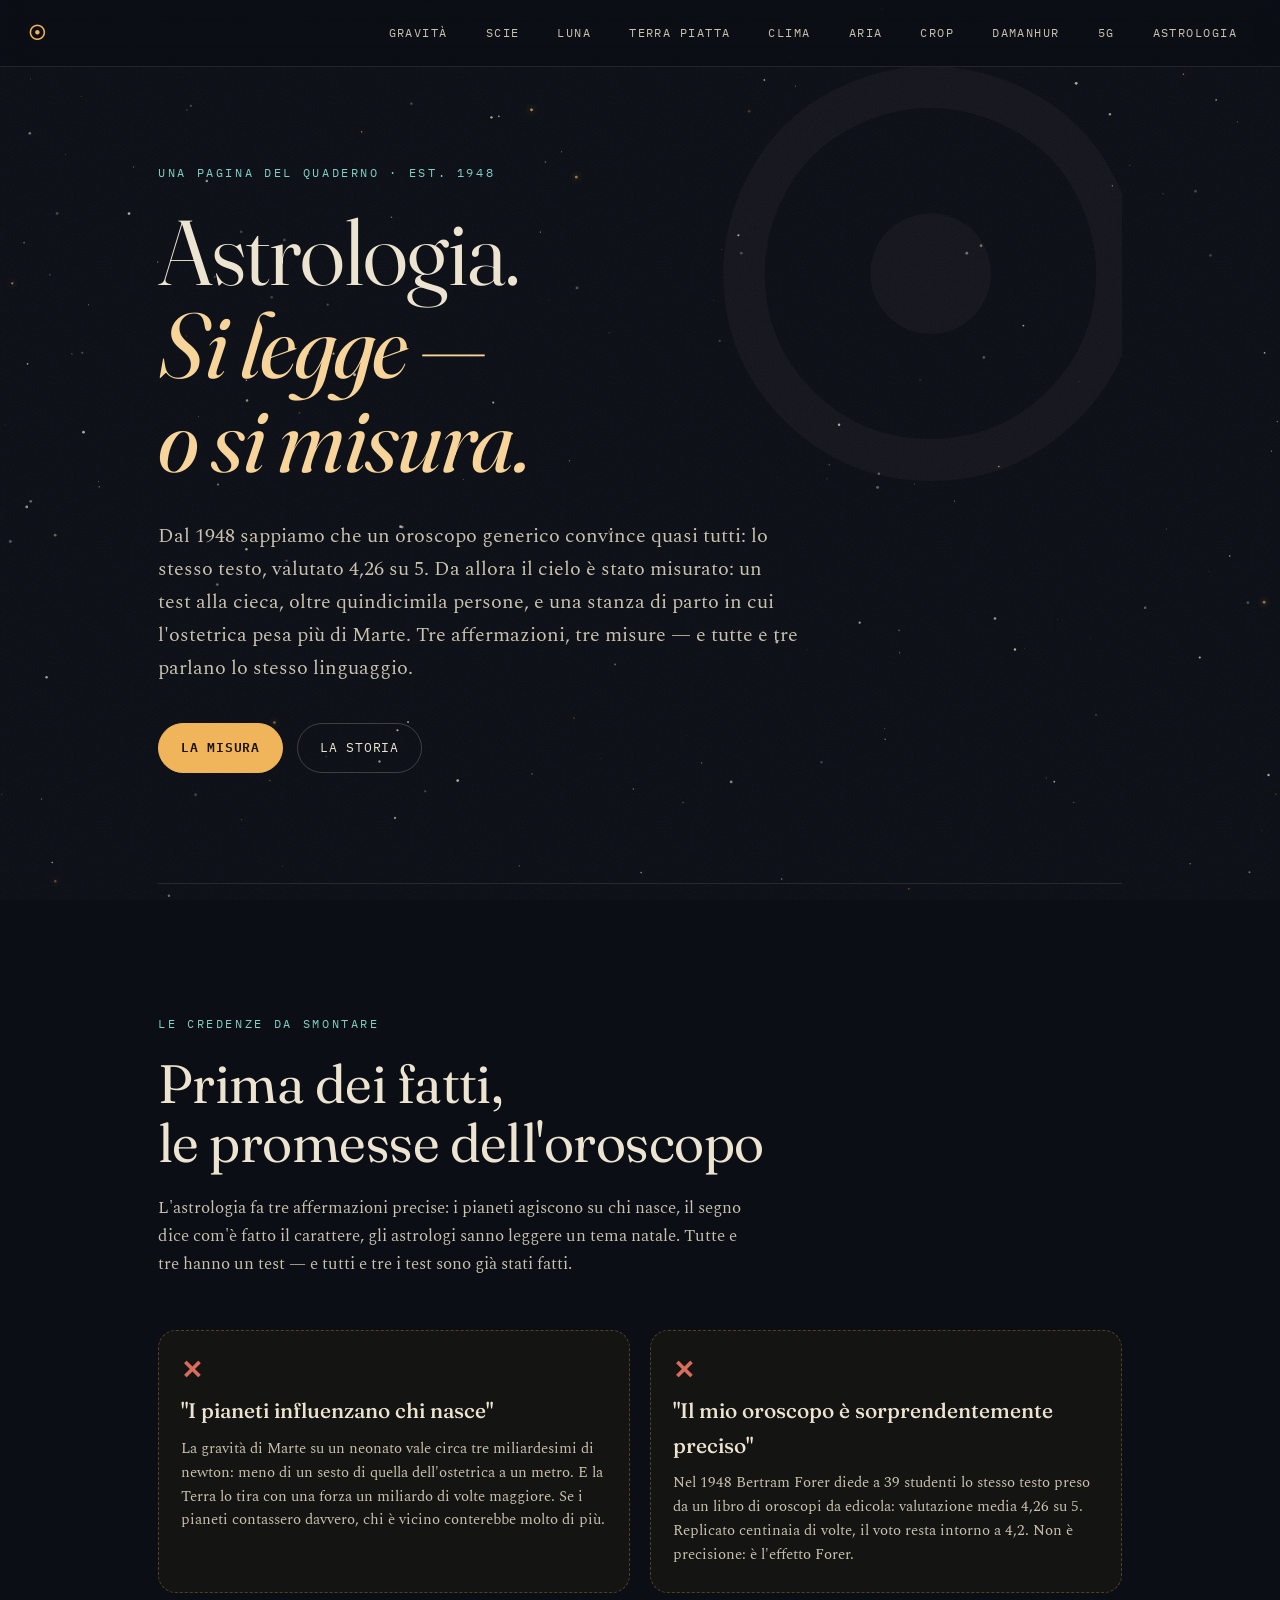
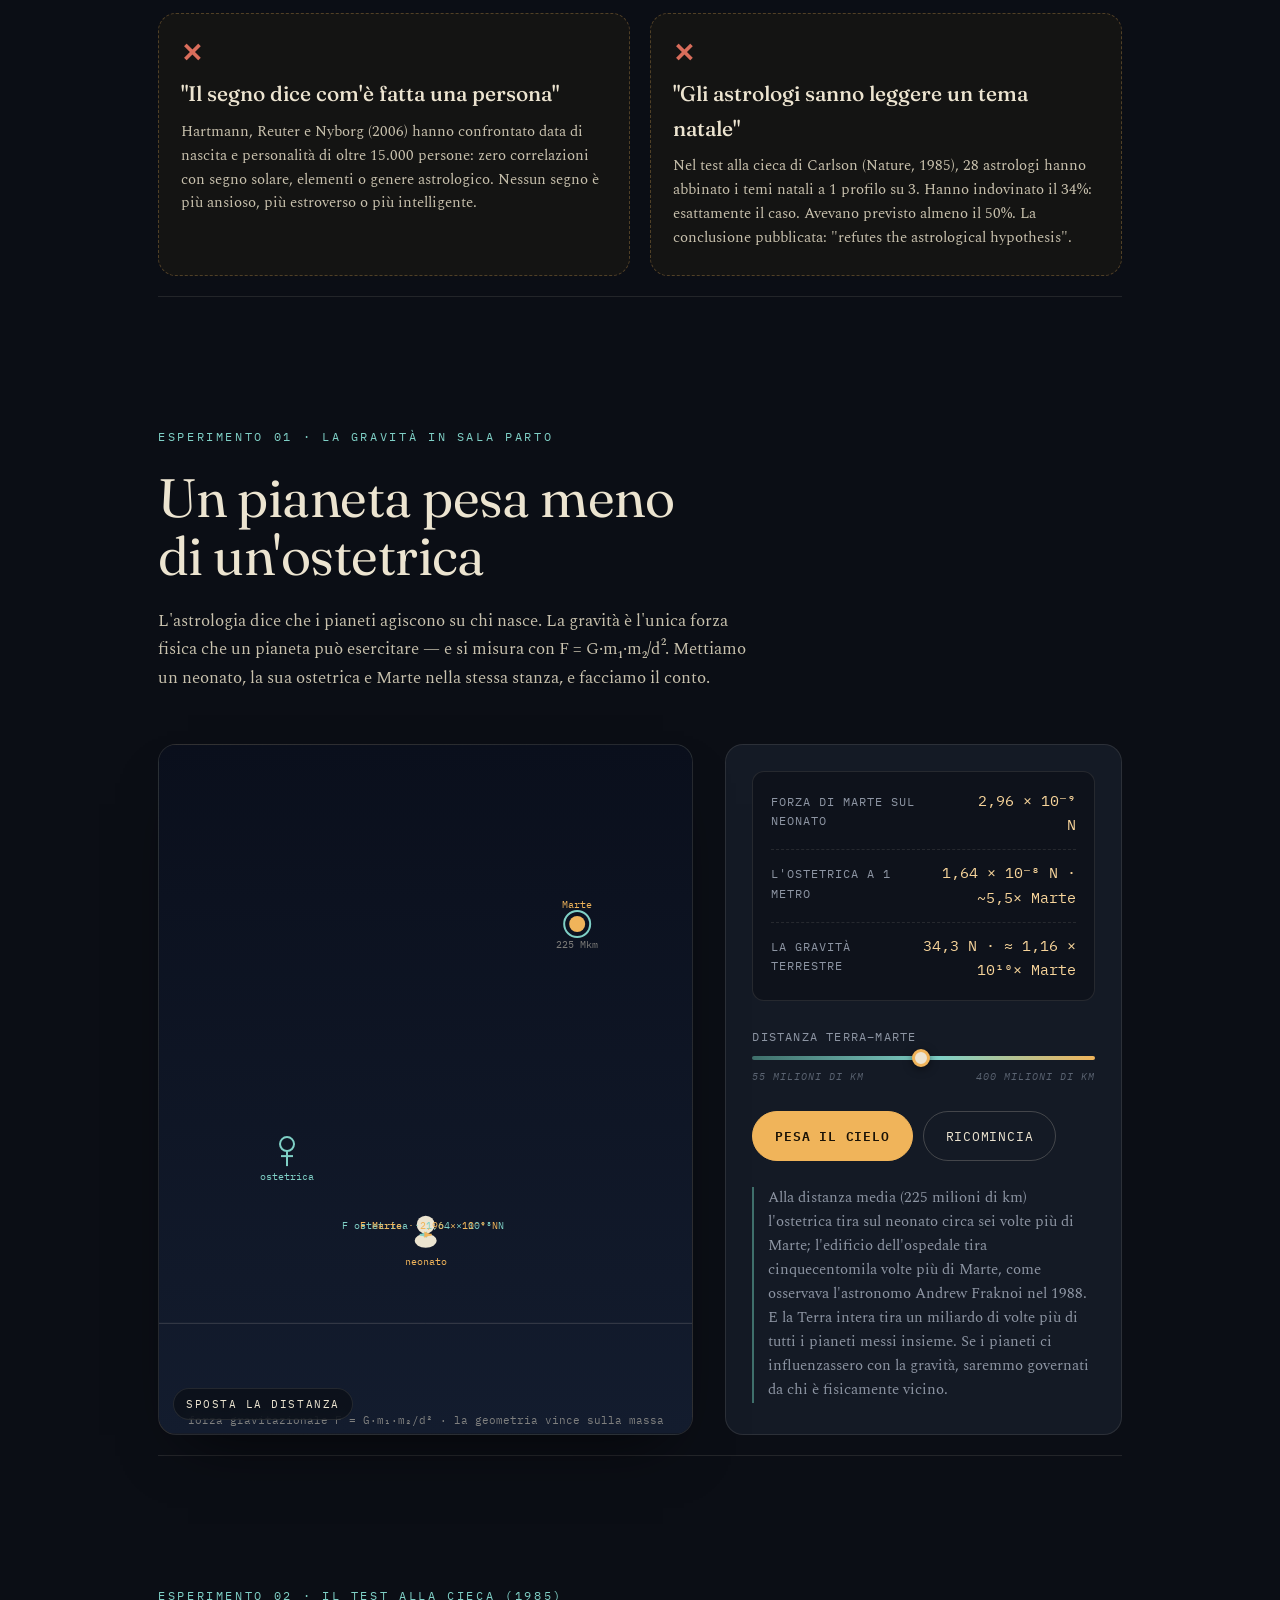
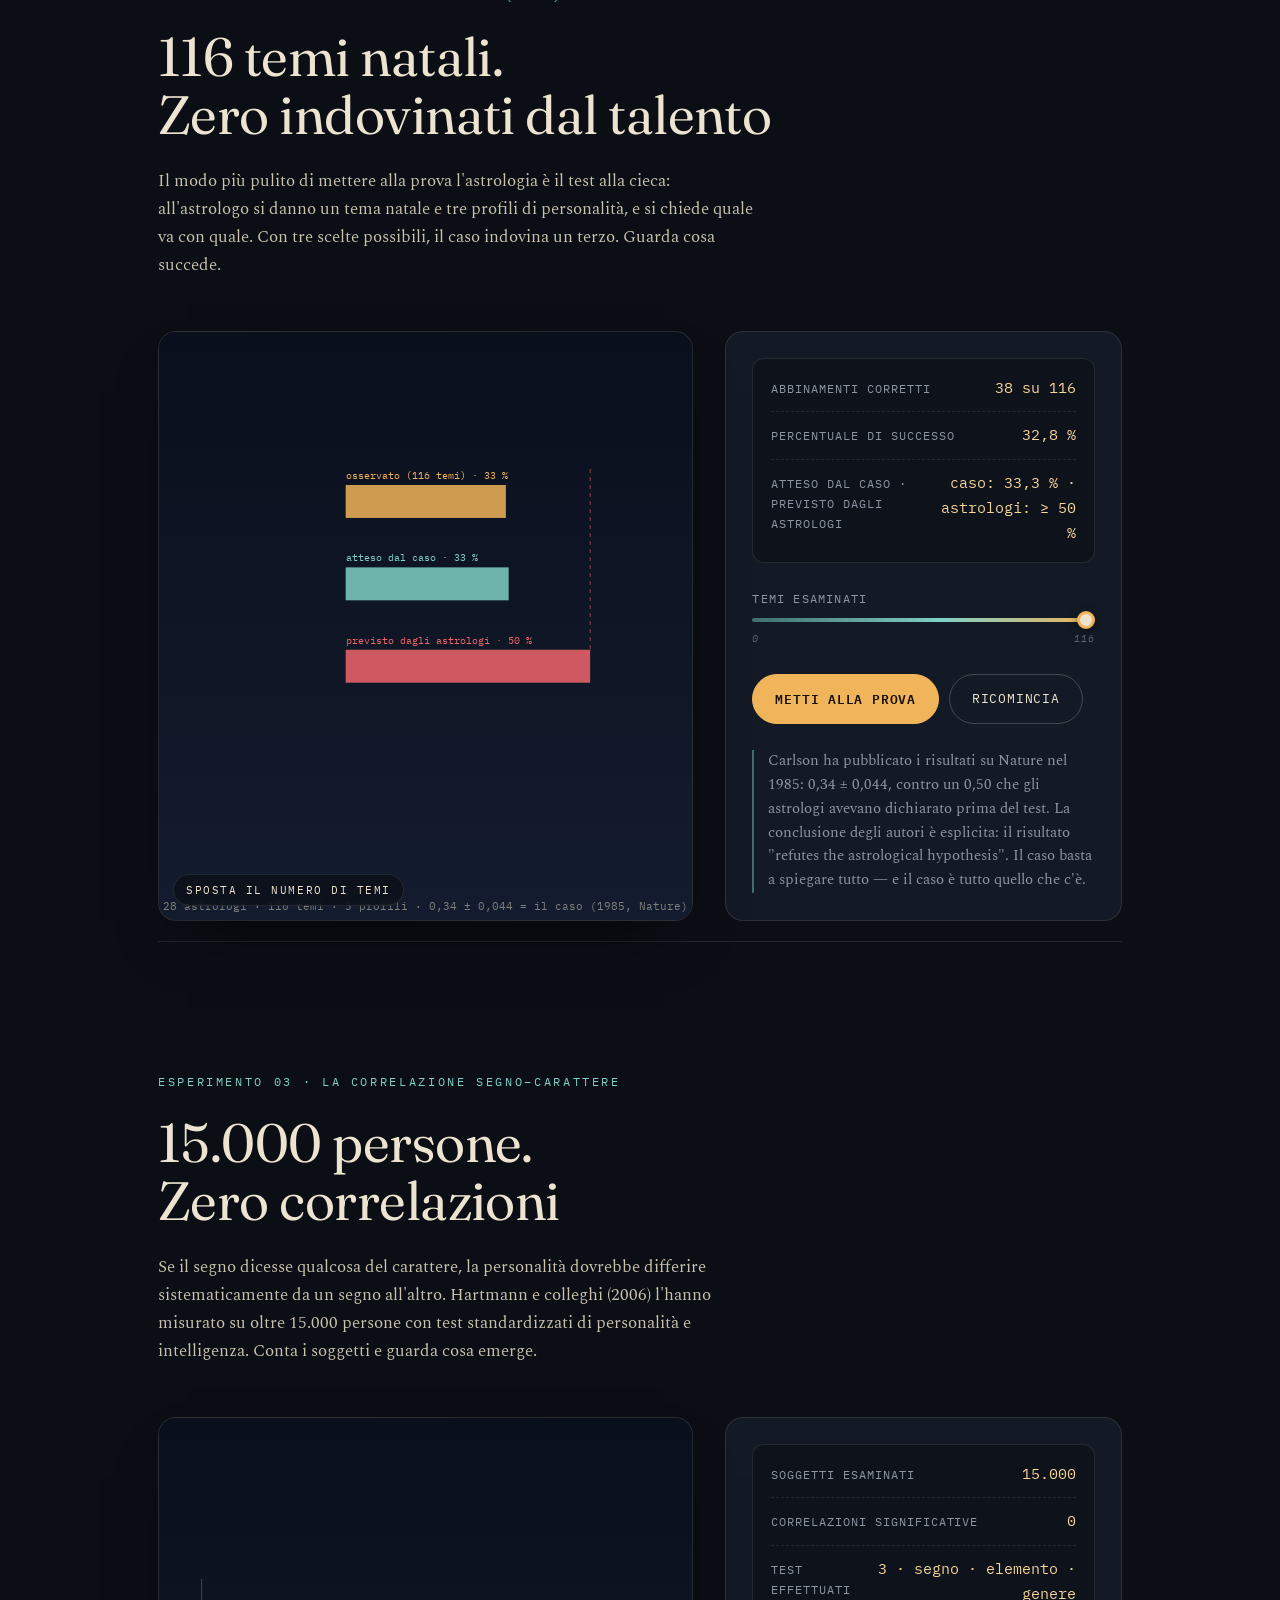
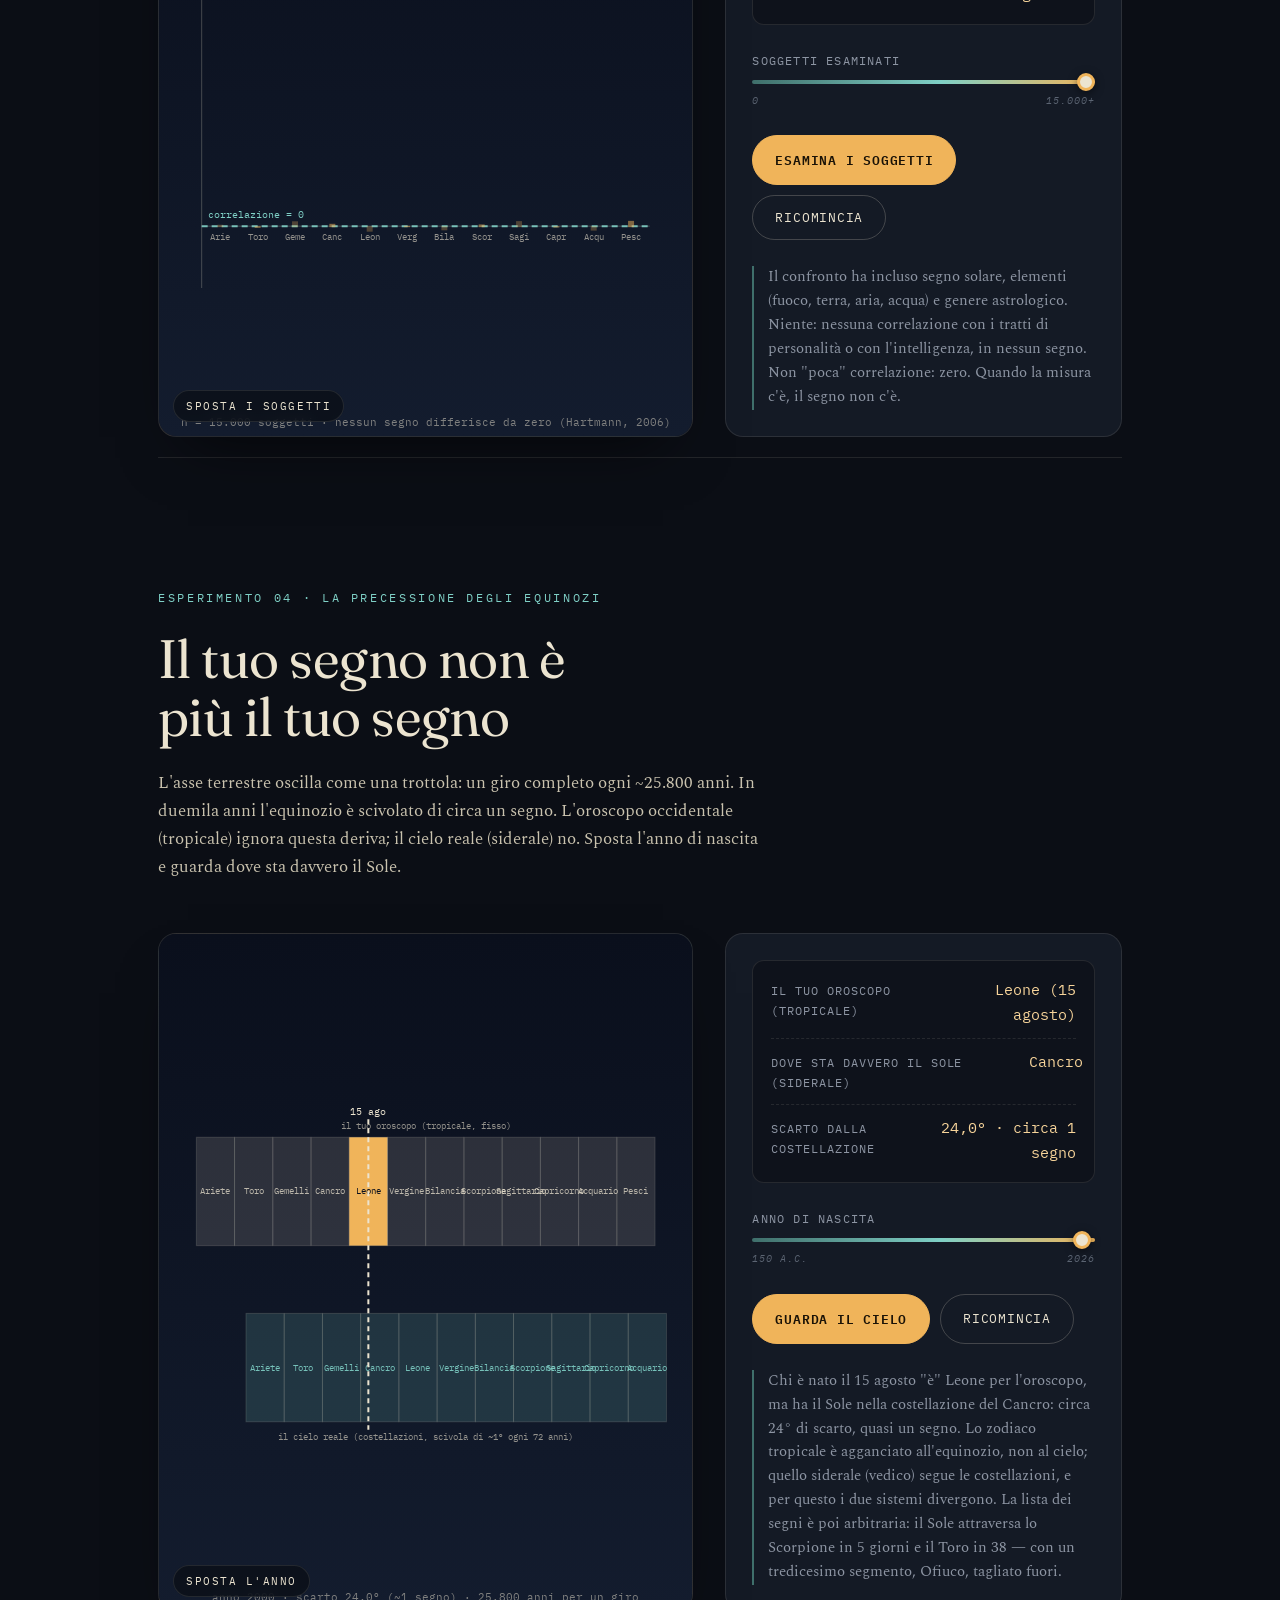
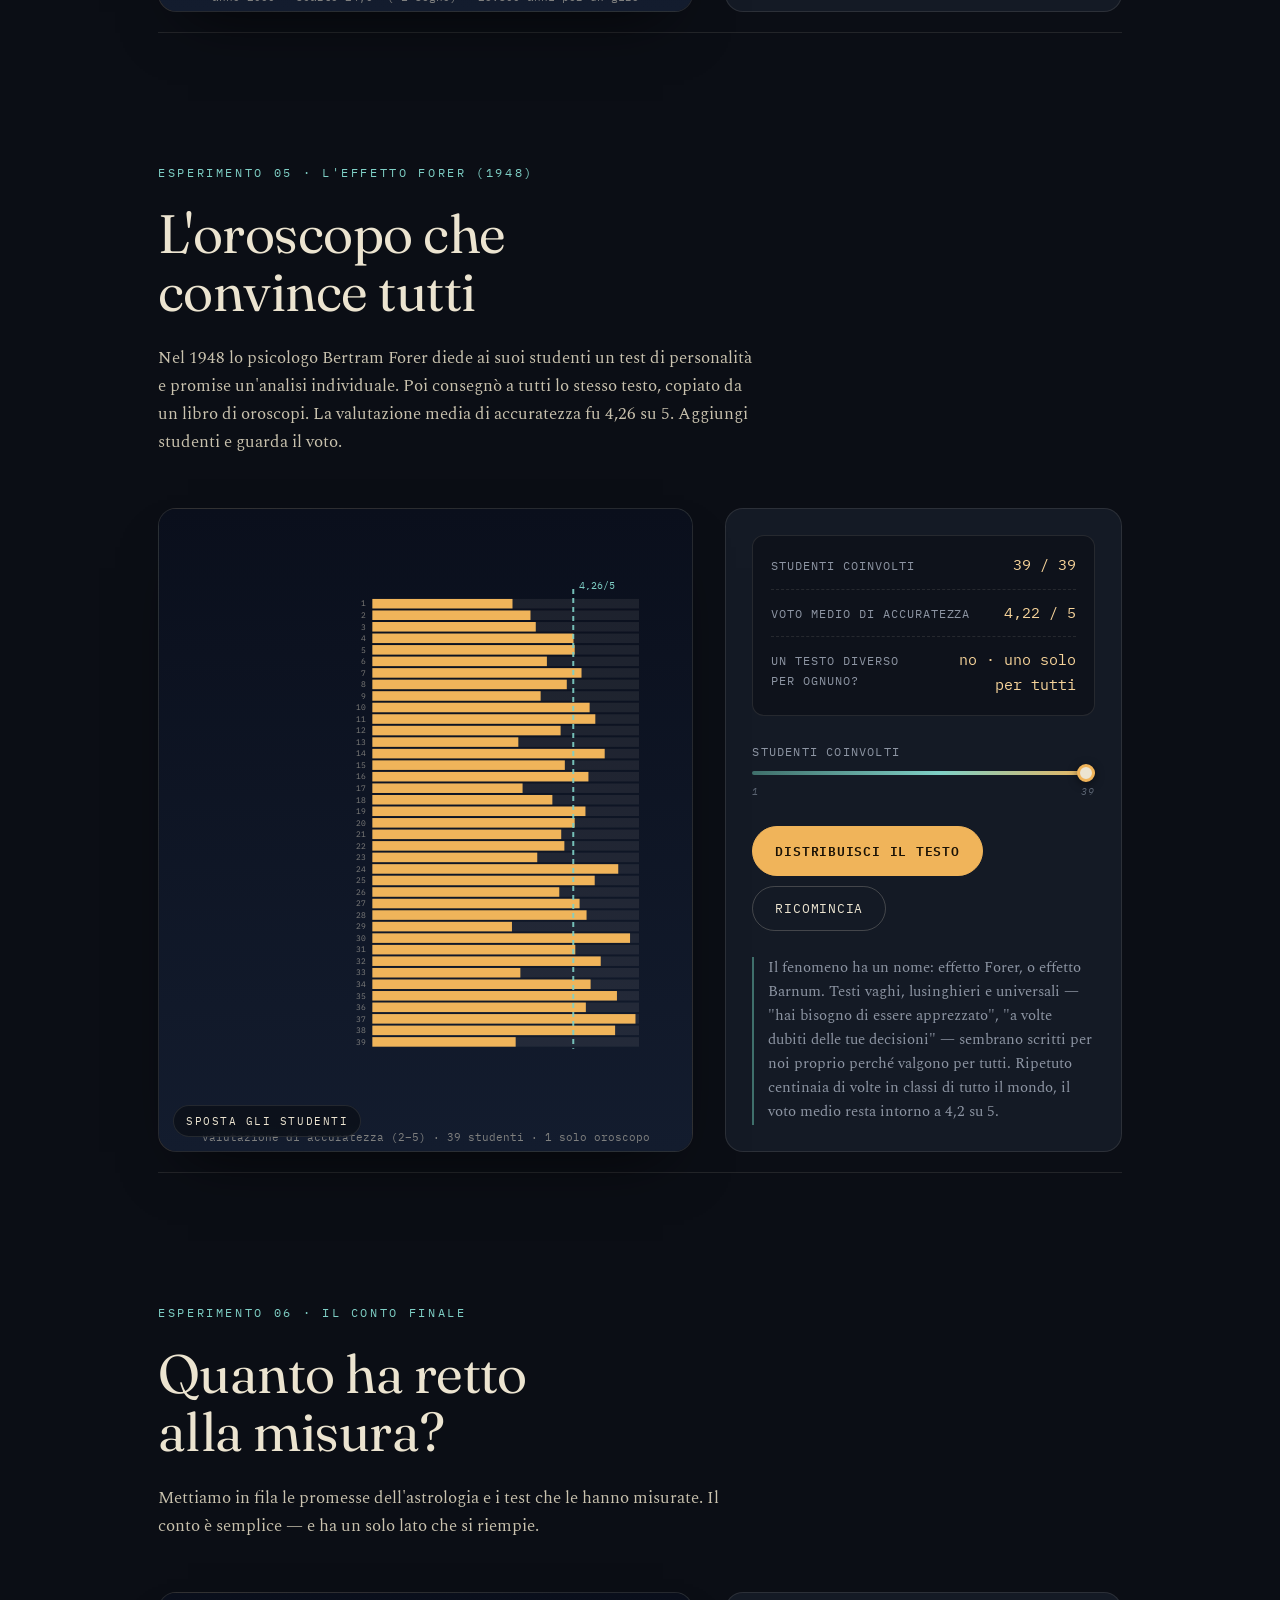
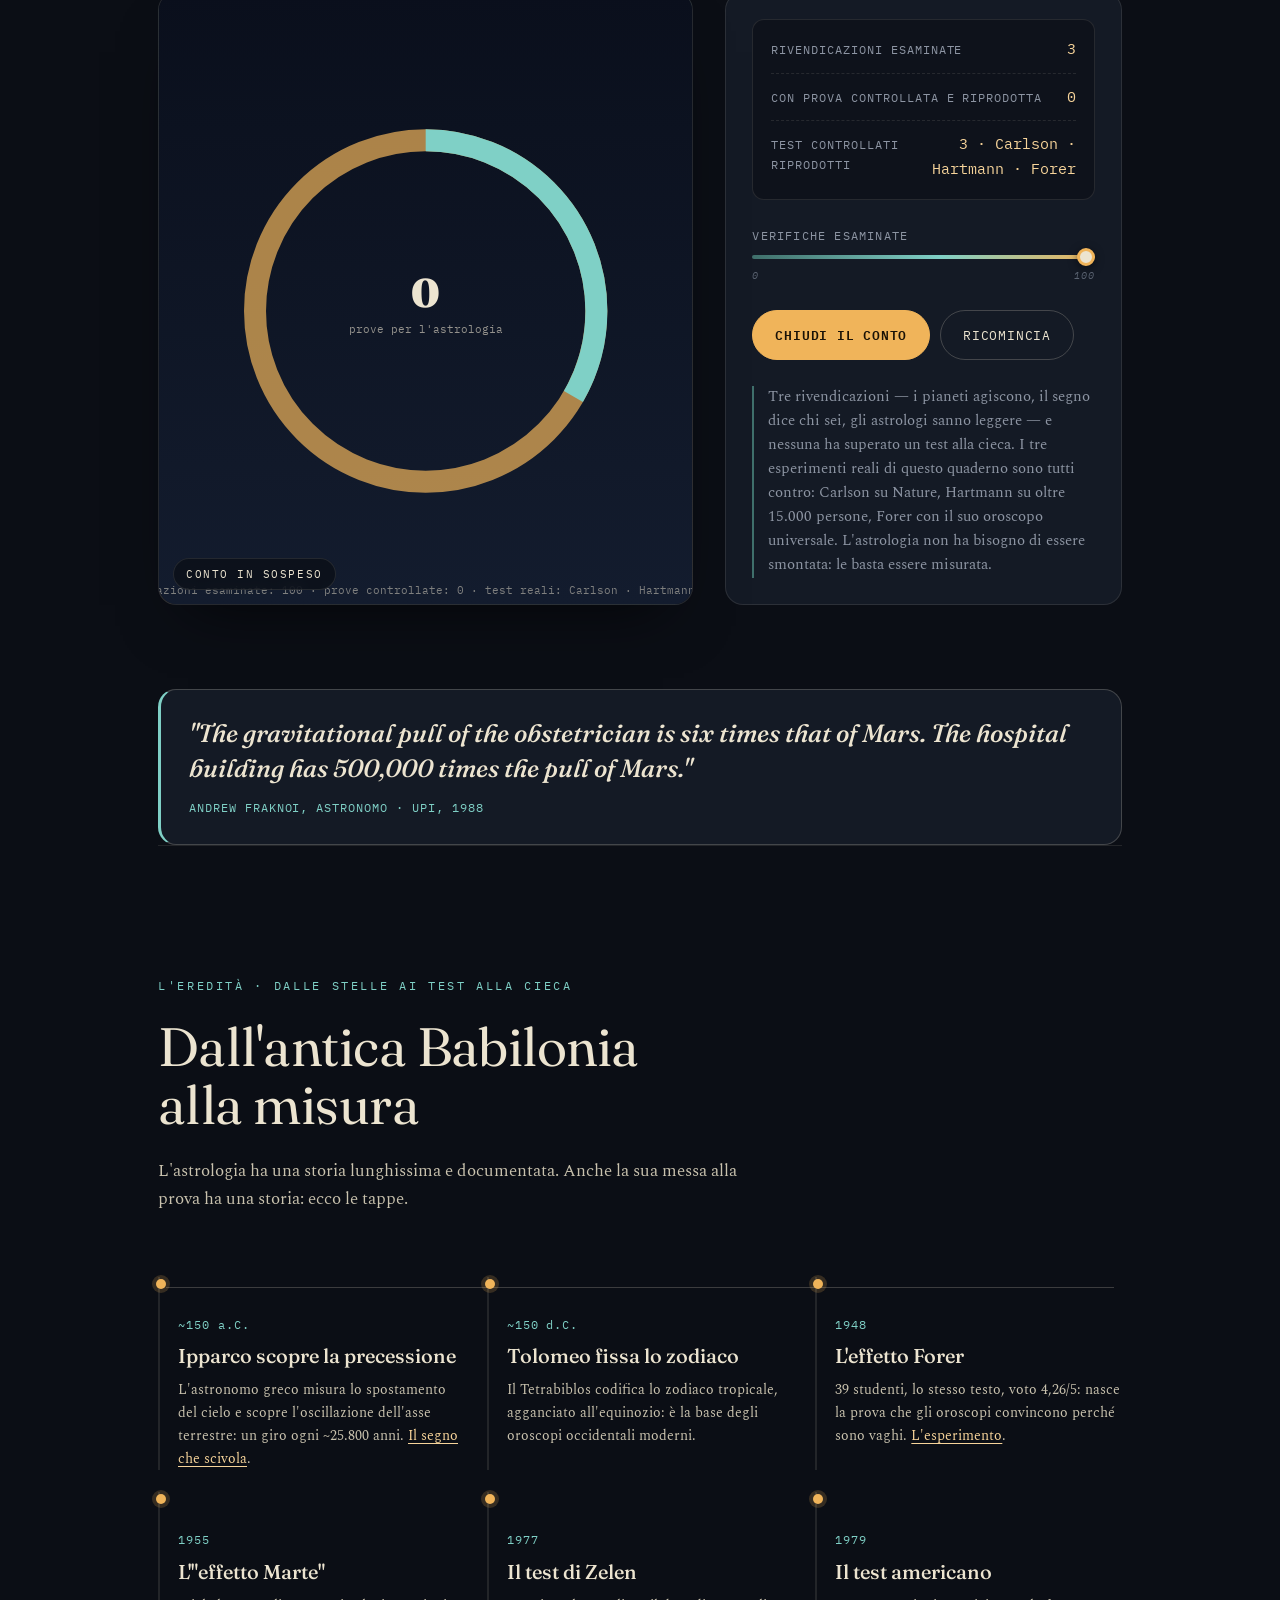
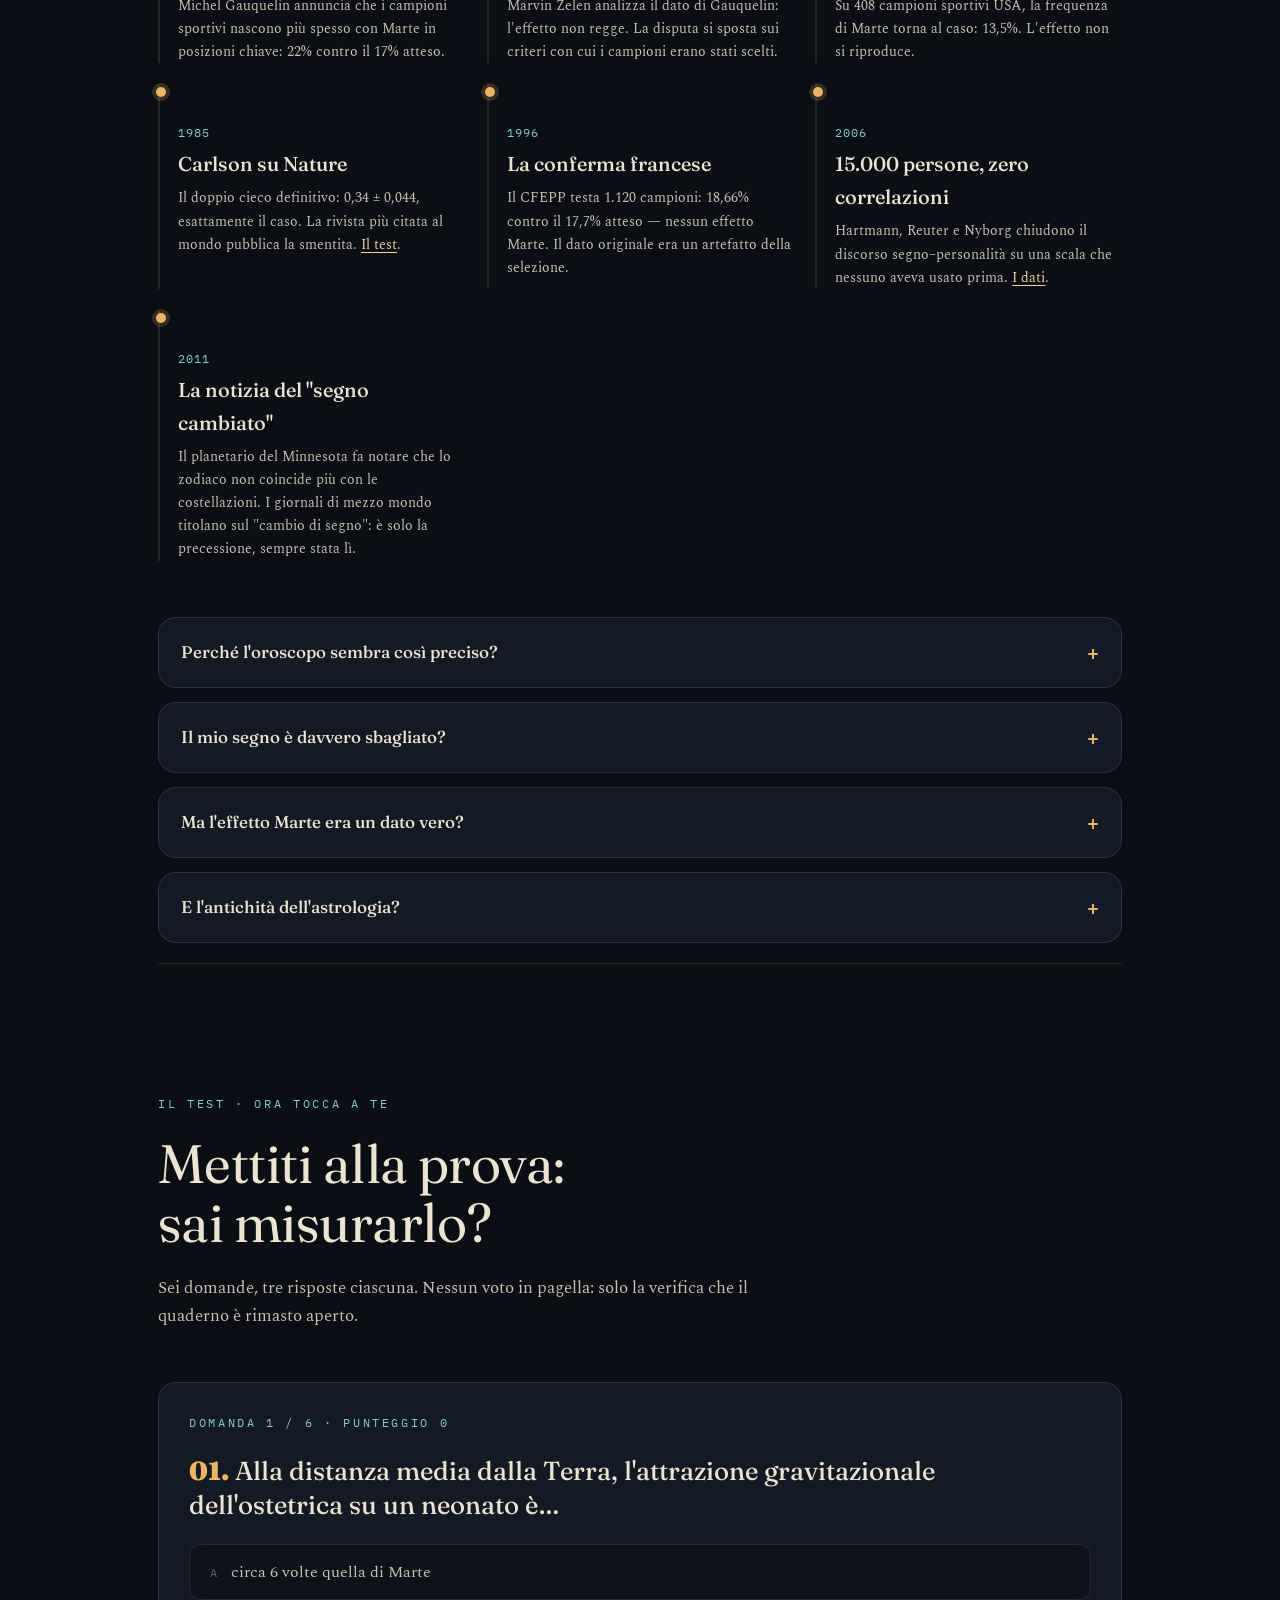
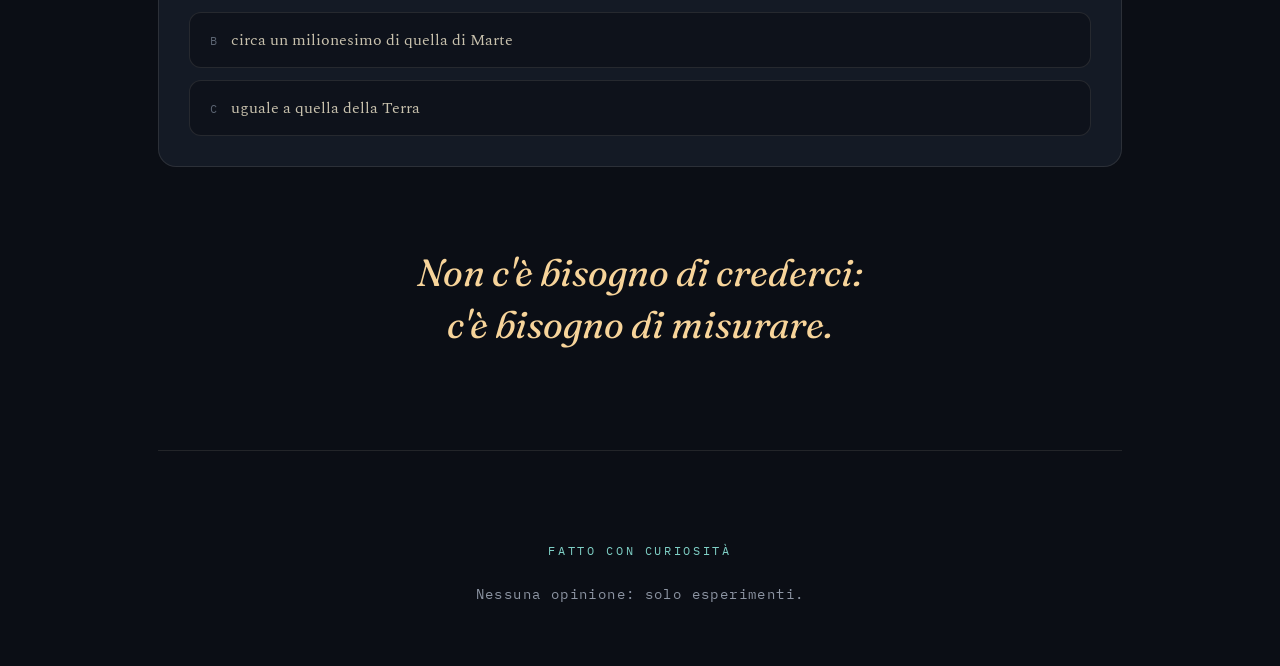
<file: astrologia.html>
<!DOCTYPE html>
<html lang="it">
<head>
<meta charset="UTF-8">
<meta name="viewport" content="width=device-width, initial-scale=1.0">
<title>Astrologia · Quaderno di esperimenti</title>
<link rel="icon" href="data:image/svg+xml,%3Csvg xmlns='http://www.w3.org/2000/svg' viewBox='0 0 32 32'%3E%3Ccircle cx='16' cy='16' r='8' fill='%23f0b45a'/%3E%3Ccircle cx='16' cy='16' r='13' fill='none' stroke='%237fd0c6' stroke-opacity='0.4' stroke-width='1.5'/%3E%3C/svg%3E">
<link rel="preconnect" href="https://fonts.googleapis.com">
<link rel="preconnect" href="https://fonts.gstatic.com" crossorigin>
<link href="https://fonts.googleapis.com/css2?family=Fraunces:ital,opsz,wght@0,9..144,300..900;1,9..144,300..900&family=Spectral:ital,wght@0,300;0,400;0,500;1,400;1,500&family=IBM+Plex+Mono:wght@400;500;600&display=swap" rel="stylesheet">
<link rel="stylesheet" href="styles.css">
<style>
  .hero::before { content: "☉"; }
</style>
</head>
<body>

<div class="grain" aria-hidden="true"></div>
<canvas id="starfield" aria-hidden="true"></canvas>

<nav class="navbar" aria-label="Navigazione principale">
  <a class="navbar-brand" href="index.html" aria-label="Vai a Gravità">☉</a>
  <div class="navbar-links">
    <a class="navbar-link" href="index.html">Gravità</a>
    <a class="navbar-link" href="scie.html">Scie</a>
    <a class="navbar-link" href="luna.html">Luna</a>
    <a class="navbar-link" href="terrapiatta.html">Terra Piatta</a>
    <a class="navbar-link" href="clima.html">Clima</a>
    <a class="navbar-link" href="inquinamento.html">Aria</a>
    <a class="navbar-link" href="cropcircles.html">Crop</a>
    <a class="navbar-link" href="damanhur.html">Damanhur</a>
    <a class="navbar-link" href="cinque.html">5G</a>
    <a class="navbar-link" href="#top">Astrologia</a>
  </div>
</nav>

<div class="shell">

  <header class="hero hero--page" id="top">
    <p class="eyebrow">Una pagina del quaderno · est. 1948</p>
    <h1 class="hero-title">
      Astrologia.<br>
      <em>Si legge —<br>o si misura.</em>
    </h1>
    <p class="hero-sub">
      Dal 1948 sappiamo che un oroscopo generico convince quasi tutti:
      lo stesso testo, valutato 4,26 su 5. Da allora il cielo è stato
      misurato: un test alla cieca, oltre quindicimila persone, e una
      stanza di parto in cui l'ostetrica pesa più di Marte. Tre
      affermazioni, tre misure — e tutte e tre parlano lo stesso
      linguaggio.
    </p>
    <div class="hero-actions">
      <a href="#forza" class="btn btn-primary">La misura</a>
      <a href="#storia" class="btn btn-ghost">La storia</a>
    </div>
  </header>

  <main>

    <section class="experiment">
      <div class="section-head reveal">
        <p class="eyebrow">Le credenze da smontare</p>
        <h2>Prima dei fatti,<br>le promesse dell'oroscopo</h2>
        <p class="lede">
          L'astrologia fa tre affermazioni precise: i pianeti agiscono su
          chi nasce, il segno dice com'è fatto il carattere, gli astrologi
          sanno leggere un tema natale. Tutte e tre hanno un test — e tutti
          e tre i test sono già stati fatti.
        </p>
      </div>

      <div class="cards cards--myth reveal">
        <article class="card">
          <span class="card-num">✕</span>
          <h3>"I pianeti influenzano chi nasce"</h3>
          <p>
            La gravità di Marte su un neonato vale circa tre miliardesimi
            di newton: meno di un sesto di quella dell'ostetrica a un metro.
            E la Terra lo tira con una forza un miliardo di volte maggiore.
            Se i pianeti contassero davvero, chi è vicino conterebbe molto
            di più.
          </p>
        </article>
        <article class="card">
          <span class="card-num">✕</span>
          <h3>"Il mio oroscopo è sorprendentemente preciso"</h3>
          <p>
            Nel 1948 Bertram Forer diede a 39 studenti lo stesso testo
            preso da un libro di oroscopi da edicola: valutazione media
            4,26 su 5. Replicato centinaia di volte, il voto resta
            intorno a 4,2. Non è precisione: è l'effetto Forer.
          </p>
        </article>
        <article class="card">
          <span class="card-num">✕</span>
          <h3>"Il segno dice com'è fatta una persona"</h3>
          <p>
            Hartmann, Reuter e Nyborg (2006) hanno confrontato data di
            nascita e personalità di oltre 15.000 persone: zero correlazioni
            con segno solare, elementi o genere astrologico. Nessun segno è
            più ansioso, più estroverso o più intelligente.
          </p>
        </article>
        <article class="card">
          <span class="card-num">✕</span>
          <h3>"Gli astrologi sanno leggere un tema natale"</h3>
          <p>
            Nel test alla cieca di Carlson (Nature, 1985), 28 astrologi
            hanno abbinato i temi natali a 1 profilo su 3. Hanno indovinato
            il 34%: esattamente il caso. Avevano previsto almeno il 50%.
            La conclusione pubblicata: "refutes the astrological hypothesis".
          </p>
        </article>
      </div>
    </section>

    <section id="forza" class="experiment">
      <div class="section-head reveal">
        <p class="eyebrow">Esperimento 01 · La gravità in sala parto</p>
        <h2>Un pianeta pesa meno<br>di un'ostetrica</h2>
        <p class="lede">
          L'astrologia dice che i pianeti agiscono su chi nasce. La gravità
          è l'unica forza fisica che un pianeta può esercitare — e si misura
          con F = G·m₁·m₂/d². Mettiamo un neonato, la sua ostetrica e Marte
          nella stessa stanza, e facciamo il conto.
        </p>
      </div>

      <div class="lab-grid reveal">
        <figure class="lab-canvas-wrap">
          <canvas id="canvas-forza" class="lab-canvas lab-canvas--wide"></canvas>
          <div class="lab-overlay lab-overlay--bottom">
            <span class="chip" id="forza-chip">alla distanza media, l'ostetrica tira più di Marte</span>
          </div>
        </figure>

        <div class="lab-panel">
          <div class="readout">
            <div class="readout-row">
              <span class="readout-key">forza di Marte sul neonato</span>
              <span class="readout-val" id="forza-marte">—</span>
            </div>
            <div class="readout-row">
              <span class="readout-key">l'ostetrica a 1 metro</span>
              <span class="readout-val" id="forza-doc">—</span>
            </div>
            <div class="readout-row">
              <span class="readout-key">la gravità terrestre</span>
              <span class="readout-val" id="forza-terra">—</span>
            </div>
          </div>

          <div class="sliders">
            <label class="slider">
              <span class="slider-label">distanza Terra–Marte</span>
              <input type="range" id="forza-slider" min="55" max="400" step="1" value="225">
              <span class="slider-scale"><i>55 milioni di km</i><i>400 milioni di km</i></span>
            </label>
          </div>

          <div class="controls">
            <button id="forza-go" class="btn btn-primary" type="button">Pesa il cielo</button>
            <button id="forza-reset" class="btn btn-ghost" type="button">Ricomincia</button>
          </div>

          <p class="aside">
            Alla distanza media (225 milioni di km) l'ostetrica tira sul
            neonato circa sei volte più di Marte; l'edificio dell'ospedale
            tira cinquecentomila volte più di Marte, come osservava
            l'astronomo Andrew Fraknoi nel 1988. E la Terra intera tira un
            miliardo di volte più di tutti i pianeti messi insieme. Se i
            pianeti ci influenzassero con la gravità, saremmo governati da
            chi è fisicamente vicino.
          </p>
        </div>
      </div>
    </section>

    <section id="carlson" class="experiment">
      <div class="section-head reveal">
        <p class="eyebrow">Esperimento 02 · Il test alla cieca (1985)</p>
        <h2>116 temi natali.<br>Zero indovinati dal talento</h2>
        <p class="lede">
          Il modo più pulito di mettere alla prova l'astrologia è il test
          alla cieca: all'astrologo si danno un tema natale e tre profili
          di personalità, e si chiede quale va con quale. Con tre scelte
          possibili, il caso indovina un terzo. Guarda cosa succede.
        </p>
      </div>

      <div class="lab-grid reveal">
        <figure class="lab-canvas-wrap">
          <canvas id="canvas-carlson" class="lab-canvas lab-canvas--wide"></canvas>
          <div class="lab-overlay lab-overlay--bottom">
            <span class="chip" id="carlson-chip">test alla cieca · il risultato converge sul caso</span>
          </div>
        </figure>

        <div class="lab-panel">
          <div class="readout">
            <div class="readout-row">
              <span class="readout-key">abbinamenti corretti</span>
              <span class="readout-val" id="carlson-hit">—</span>
            </div>
            <div class="readout-row">
              <span class="readout-key">percentuale di successo</span>
              <span class="readout-val" id="carlson-pct">—</span>
            </div>
            <div class="readout-row">
              <span class="readout-key">atteso dal caso · previsto dagli astrologi</span>
              <span class="readout-val" id="carlson-atteso">33,3 % · ≥ 50 %</span>
            </div>
          </div>

          <div class="sliders">
            <label class="slider">
              <span class="slider-label">temi esaminati</span>
              <input type="range" id="carlson-slider" min="0" max="116" step="1" value="116">
              <span class="slider-scale"><i>0</i><i>116</i></span>
            </label>
          </div>

          <div class="controls">
            <button id="carlson-go" class="btn btn-primary" type="button">Metti alla prova</button>
            <button id="carlson-reset" class="btn btn-ghost" type="button">Ricomincia</button>
          </div>

          <p class="aside">
            Carlson ha pubblicato i risultati su Nature nel 1985: 0,34 ±
            0,044, contro un 0,50 che gli astrologi avevano dichiarato prima
            del test. La conclusione degli autori è esplicita: il risultato
            "refutes the astrological hypothesis". Il caso basta a spiegare
            tutto — e il caso è tutto quello che c'è.
          </p>
        </div>
      </div>
    </section>

    <section id="segni" class="experiment">
      <div class="section-head reveal">
        <p class="eyebrow">Esperimento 03 · La correlazione segno–carattere</p>
        <h2>15.000 persone.<br>Zero correlazioni</h2>
        <p class="lede">
          Se il segno dicesse qualcosa del carattere, la personalità
          dovrebbe differire sistematicamente da un segno all'altro.
          Hartmann e colleghi (2006) l'hanno misurato su oltre 15.000
          persone con test standardizzati di personalità e intelligenza.
          Conta i soggetti e guarda cosa emerge.
        </p>
      </div>

      <div class="lab-grid reveal">
        <figure class="lab-canvas-wrap">
          <canvas id="canvas-segni" class="lab-canvas lab-canvas--wide"></canvas>
          <div class="lab-overlay lab-overlay--bottom">
            <span class="chip" id="segni-chip">15.000+ soggetti · correlazione: 0</span>
          </div>
        </figure>

        <div class="lab-panel">
          <div class="readout">
            <div class="readout-row">
              <span class="readout-key">soggetti esaminati</span>
              <span class="readout-val" id="segni-n">—</span>
            </div>
            <div class="readout-row">
              <span class="readout-key">correlazioni significative</span>
              <span class="readout-val" id="segni-corr">0</span>
            </div>
            <div class="readout-row">
              <span class="readout-key">test effettuati</span>
              <span class="readout-val" id="segni-test">3 · segno · elemento · genere</span>
            </div>
          </div>

          <div class="sliders">
            <label class="slider">
              <span class="slider-label">soggetti esaminati</span>
              <input type="range" id="segni-slider" min="0" max="15000" step="100" value="15000">
              <span class="slider-scale"><i>0</i><i>15.000+</i></span>
            </label>
          </div>

          <div class="controls">
            <button id="segni-go" class="btn btn-primary" type="button">Esamina i soggetti</button>
            <button id="segni-reset" class="btn btn-ghost" type="button">Ricomincia</button>
          </div>

          <p class="aside">
            Il confronto ha incluso segno solare, elementi (fuoco, terra,
            aria, acqua) e genere astrologico. Niente: nessuna correlazione
            con i tratti di personalità o con l'intelligenza, in nessun
            segno. Non "poca" correlazione: zero. Quando la misura c'è, il
            segno non c'è.
          </p>
        </div>
      </div>
    </section>

    <section id="precessione" class="experiment">
      <div class="section-head reveal">
        <p class="eyebrow">Esperimento 04 · La precessione degli equinozi</p>
        <h2>Il tuo segno non è<br>più il tuo segno</h2>
        <p class="lede">
          L'asse terrestre oscilla come una trottola: un giro completo ogni
          ~25.800 anni. In duemila anni l'equinozio è scivolato di circa un
          segno. L'oroscopo occidentale (tropicale) ignora questa deriva;
          il cielo reale (siderale) no. Sposta l'anno di nascita e guarda
          dove sta davvero il Sole.
        </p>
      </div>

      <div class="lab-grid reveal">
        <figure class="lab-canvas-wrap">
          <canvas id="canvas-precessione" class="lab-canvas lab-canvas--wide"></canvas>
          <div class="lab-overlay lab-overlay--bottom">
            <span class="chip" id="precessione-chip">l'oroscopo è fisso · il cielo è scivolato</span>
          </div>
        </figure>

        <div class="lab-panel">
          <div class="readout">
            <div class="readout-row">
              <span class="readout-key">il tuo oroscopo (tropicale)</span>
              <span class="readout-val" id="prec-trop">Leone (15 agosto)</span>
            </div>
            <div class="readout-row">
              <span class="readout-key">dove sta davvero il Sole (siderale)</span>
              <span class="readout-val" id="prec-sider">—</span>
            </div>
            <div class="readout-row">
              <span class="readout-key">scarto dalla costellazione</span>
              <span class="readout-val" id="prec-scarto">—</span>
            </div>
          </div>

          <div class="sliders">
            <label class="slider">
              <span class="slider-label">anno di nascita</span>
              <input type="range" id="precessione-slider" min="-150" max="2026" step="1" value="2000">
              <span class="slider-scale"><i>150 a.C.</i><i>2026</i></span>
            </label>
          </div>

          <div class="controls">
            <button id="precessione-go" class="btn btn-primary" type="button">Guarda il cielo</button>
            <button id="precessione-reset" class="btn btn-ghost" type="button">Ricomincia</button>
          </div>

          <p class="aside">
            Chi è nato il 15 agosto "è" Leone per l'oroscopo, ma ha il Sole
            nella costellazione del Cancro: circa 24° di scarto, quasi un
            segno. Lo zodiaco tropicale è agganciato all'equinozio, non al
            cielo; quello siderale (vedico) segue le costellazioni, e per
            questo i due sistemi divergono. La lista dei segni è poi
            arbitraria: il Sole attraversa lo Scorpione in 5 giorni e il
            Toro in 38 — con un tredicesimo segmento, Ofiuco, tagliato fuori.
          </p>
        </div>
      </div>
    </section>

    <section id="forer" class="experiment">
      <div class="section-head reveal">
        <p class="eyebrow">Esperimento 05 · L'effetto Forer (1948)</p>
        <h2>L'oroscopo che<br>convince tutti</h2>
        <p class="lede">
          Nel 1948 lo psicologo Bertram Forer diede ai suoi studenti un
          test di personalità e promise un'analisi individuale. Poi
          consegnò a tutti lo stesso testo, copiato da un libro di
          oroscopi. La valutazione media di accuratezza fu 4,26 su 5.
          Aggiungi studenti e guarda il voto.
        </p>
      </div>

      <div class="lab-grid reveal">
        <figure class="lab-canvas-wrap">
          <canvas id="canvas-forer" class="lab-canvas lab-canvas--wide"></canvas>
          <div class="lab-overlay lab-overlay--bottom">
            <span class="chip" id="forer-chip">effetto Forer · 1 testo per tutti · 4,26/5</span>
          </div>
        </figure>

        <div class="lab-panel">
          <div class="readout">
            <div class="readout-row">
              <span class="readout-key">studenti coinvolti</span>
              <span class="readout-val" id="forer-n">—</span>
            </div>
            <div class="readout-row">
              <span class="readout-key">voto medio di accuratezza</span>
              <span class="readout-val" id="forer-avg">—</span>
            </div>
            <div class="readout-row">
              <span class="readout-key">un testo diverso per ognuno?</span>
              <span class="readout-val" id="forer-testo">no · uno solo per tutti</span>
            </div>
          </div>

          <div class="sliders">
            <label class="slider">
              <span class="slider-label">studenti coinvolti</span>
              <input type="range" id="forer-slider" min="1" max="39" step="1" value="39">
              <span class="slider-scale"><i>1</i><i>39</i></span>
            </label>
          </div>

          <div class="controls">
            <button id="forer-go" class="btn btn-primary" type="button">Distribuisci il testo</button>
            <button id="forer-reset" class="btn btn-ghost" type="button">Ricomincia</button>
          </div>

          <p class="aside">
            Il fenomeno ha un nome: effetto Forer, o effetto Barnum. Testi
            vaghi, lusinghieri e universali — "hai bisogno di essere
            apprezzato", "a volte dubiti delle tue decisioni" — sembrano
            scritti per noi proprio perché valgono per tutti. Ripetuto
            centinaia di volte in classi di tutto il mondo, il voto medio
            resta intorno a 4,2 su 5.
          </p>
        </div>
      </div>
    </section>

    <section id="bilancio" class="experiment">
      <div class="section-head reveal">
        <p class="eyebrow">Esperimento 06 · Il conto finale</p>
        <h2>Quanto ha retto<br>alla misura?</h2>
        <p class="lede">
          Mettiamo in fila le promesse dell'astrologia e i test che le
          hanno misurate. Il conto è semplice — e ha un solo lato che si
          riempie.
        </p>
      </div>

      <div class="lab-grid reveal">
        <figure class="lab-canvas-wrap">
          <canvas id="canvas-bilancio" class="lab-canvas lab-canvas--wide"></canvas>
          <div class="lab-overlay lab-overlay--bottom">
            <span class="chip" id="bilancio-chip">prove per l'astrologia: 0</span>
          </div>
        </figure>

        <div class="lab-panel">
          <div class="readout">
            <div class="readout-row">
              <span class="readout-key">rivendicazioni esaminate</span>
              <span class="readout-val" id="bilancio-rev">3</span>
            </div>
            <div class="readout-row">
              <span class="readout-key">con prova controllata e riprodotta</span>
              <span class="readout-val" id="bilancio-zero">0</span>
            </div>
            <div class="readout-row">
              <span class="readout-key">test controllati riprodotti</span>
              <span class="readout-val" id="bilancio-reale">3 · Carlson · Hartmann · Forer</span>
            </div>
          </div>

          <div class="sliders">
            <label class="slider">
              <span class="slider-label">verifiche esaminate</span>
              <input type="range" id="bilancio-slider" min="0" max="100" step="1" value="100">
              <span class="slider-scale"><i>0</i><i>100</i></span>
            </label>
          </div>

          <div class="controls">
            <button id="bilancio-go" class="btn btn-primary" type="button">Chiudi il conto</button>
            <button id="bilancio-reset" class="btn btn-ghost" type="button">Ricomincia</button>
          </div>

          <p class="aside">
            Tre rivendicazioni — i pianeti agiscono, il segno dice chi sei,
            gli astrologi sanno leggere — e nessuna ha superato un test
            alla cieca. I tre esperimenti reali di questo quaderno sono
            tutti contro: Carlson su Nature, Hartmann su oltre 15.000
            persone, Forer con il suo oroscopo universale. L'astrologia non
            ha bisogno di essere smontata: le basta essere misurata.
          </p>
        </div>
      </div>
    </section>

    <div class="press reveal">
      <p class="press-quote">
        "The gravitational pull of the obstetrician is six times that of
        Mars. The hospital building has 500,000 times the pull of Mars."
      </p>
      <p class="press-byline">Andrew Fraknoi, astronomo · UPI, 1988</p>
    </div>

    <section id="storia" class="experiment">
      <div class="section-head reveal">
        <p class="eyebrow">L'eredità · Dalle stelle ai test alla cieca</p>
        <h2>Dall'antica Babilonia<br>alla misura</h2>
        <p class="lede">
          L'astrologia ha una storia lunghissima e documentata. Anche la
          sua messa alla prova ha una storia: ecco le tappe.
        </p>
      </div>

      <div class="timeline reveal">
        <ol class="timeline-track">
          <li>
            <span class="timeline-year">~150 a.C.</span>
            <h4>Ipparco scopre la precessione</h4>
            <p>L'astronomo greco misura lo spostamento del cielo e scopre
            l'oscillazione dell'asse terrestre: un giro ogni ~25.800 anni.
            <a href="#precessione">Il segno che scivola</a>.</p>
          </li>
          <li>
            <span class="timeline-year">~150 d.C.</span>
            <h4>Tolomeo fissa lo zodiaco</h4>
            <p>Il Tetrabiblos codifica lo zodiaco tropicale, agganciato
            all'equinozio: è la base degli oroscopi occidentali moderni.</p>
          </li>
          <li>
            <span class="timeline-year">1948</span>
            <h4>L'effetto Forer</h4>
            <p>39 studenti, lo stesso testo, voto 4,26/5: nasce la prova
            che gli oroscopi convincono perché sono vaghi.
            <a href="#forer">L'esperimento</a>.</p>
          </li>
          <li>
            <span class="timeline-year">1955</span>
            <h4>L'"effetto Marte"</h4>
            <p>Michel Gauquelin annuncia che i campioni sportivi nascono più
            spesso con Marte in posizioni chiave: 22% contro il 17% atteso.</p>
          </li>
          <li>
            <span class="timeline-year">1977</span>
            <h4>Il test di Zelen</h4>
            <p>Marvin Zelen analizza il dato di Gauquelin: l'effetto non
            regge. La disputa si sposta sui criteri con cui i campioni erano
            stati scelti.</p>
          </li>
          <li>
            <span class="timeline-year">1979</span>
            <h4>Il test americano</h4>
            <p>Su 408 campioni sportivi USA, la frequenza di Marte torna al
            caso: 13,5%. L'effetto non si riproduce.</p>
          </li>
          <li>
            <span class="timeline-year">1985</span>
            <h4>Carlson su Nature</h4>
            <p>Il doppio cieco definitivo: 0,34 ± 0,044, esattamente il
            caso. La rivista più citata al mondo pubblica la smentita.
            <a href="#carlson">Il test</a>.</p>
          </li>
          <li>
            <span class="timeline-year">1996</span>
            <h4>La conferma francese</h4>
            <p>Il CFEPP testa 1.120 campioni: 18,66% contro il 17,7% atteso
            — nessun effetto Marte. Il dato originale era un artefatto della
            selezione.</p>
          </li>
          <li>
            <span class="timeline-year">2006</span>
            <h4>15.000 persone, zero correlazioni</h4>
            <p>Hartmann, Reuter e Nyborg chiudono il discorso
            segno–personalità su una scala che nessuno aveva usato prima.
            <a href="#segni">I dati</a>.</p>
          </li>
          <li>
            <span class="timeline-year">2011</span>
            <h4>La notizia del "segno cambiato"</h4>
            <p>Il planetario del Minnesota fa notare che lo zodiaco non
            coincide più con le costellazioni. I giornali di mezzo mondo
            titolano sul "cambio di segno": è solo la precessione, sempre
            stata lì.</p>
          </li>
        </ol>
      </div>

      <div class="deepdive reveal">
        <details>
          <summary>Perché l'oroscopo sembra così preciso?</summary>
          <p>
            Perché è vago e universale — e la mente fa il resto. L'effetto
            Forer mostra che uno stesso testo generico viene giudicato
            "fatto su misura" da quasi tutti. A questo si sommano il bias di
            conferma (ricordiamo i colpi, dimentichiamo i mancati) e
            l'auto-applicazione (tendiamo ad applicare a noi ciò che vale
            per chiunque). La precisione dell'oroscopo è la precisione di
            uno specchio sfocato.
          </p>
        </details>
        <details>
          <summary>Il mio segno è davvero sbagliato?</summary>
          <p>
            Dipende dal sistema che scegli. Lo zodiaco tropicale
            (occidentale) è fisso all'equinozio e non segue le costellazioni;
            quello siderale (vedico) le segue. Oggi i due divergono di circa
            24°, quasi un segno: per questo un "Leone" tropicale ha il Sole
            nel Cancro siderale. La precessione è un fatto misurato; la
            scelta del segno è una convenzione.
          </p>
        </details>
        <details>
          <summary>Ma l'effetto Marte era un dato vero?</summary>
          <p>
            Gauquelin aveva pubblicato numeri reali: 22% contro 17%. Il
            problema era come erano stati scelti i campioni: aggiungendo e
            scartando dati, l'effetto appariva e spariva. Le repliche
            indipendenti — Zelen, il test americano, il CFEPP francese —
            non l'hanno mai riprodotto. Un dato non basta: va riprodotto.
          </p>
        </details>
        <details>
          <summary>E l'antichità dell'astrologia?</summary>
          <p>
            Un'idea antica è solo un'idea antica. I Babilonesi osservavano
            il cielo con cura — e quelle osservazioni hanno dato alla
            scienza la precessione. Ma l'astrologia non ha mai superato un
            test alla cieca in duemila anni. L'età di un'idea non è una
            misura della sua verità.
          </p>
        </details>
      </div>
    </section>

    <section id="quiz" class="experiment">
      <div class="section-head reveal">
        <p class="eyebrow">Il test · Ora tocca a te</p>
        <h2>Mettiti alla prova:<br>sai misurarlo?</h2>
        <p class="lede">
          Sei domande, tre risposte ciascuna. Nessun voto in pagella: solo
          la verifica che il quaderno è rimasto aperto.
        </p>
      </div>

      <div id="quiz-root" class="quiz reveal"></div>
    </section>

  </main>

  <p class="closing reveal">
    Non c'è bisogno di crederci:<br>
    c'è bisogno di misurare.
  </p>

  <footer class="footer">
    <p class="eyebrow">Fatto con curiosità</p>
    <p>Nessuna opinione: solo esperimenti.</p>
  </footer>

</div>

<script src="astrologia.js"></script>
</body>
</html>
</file>
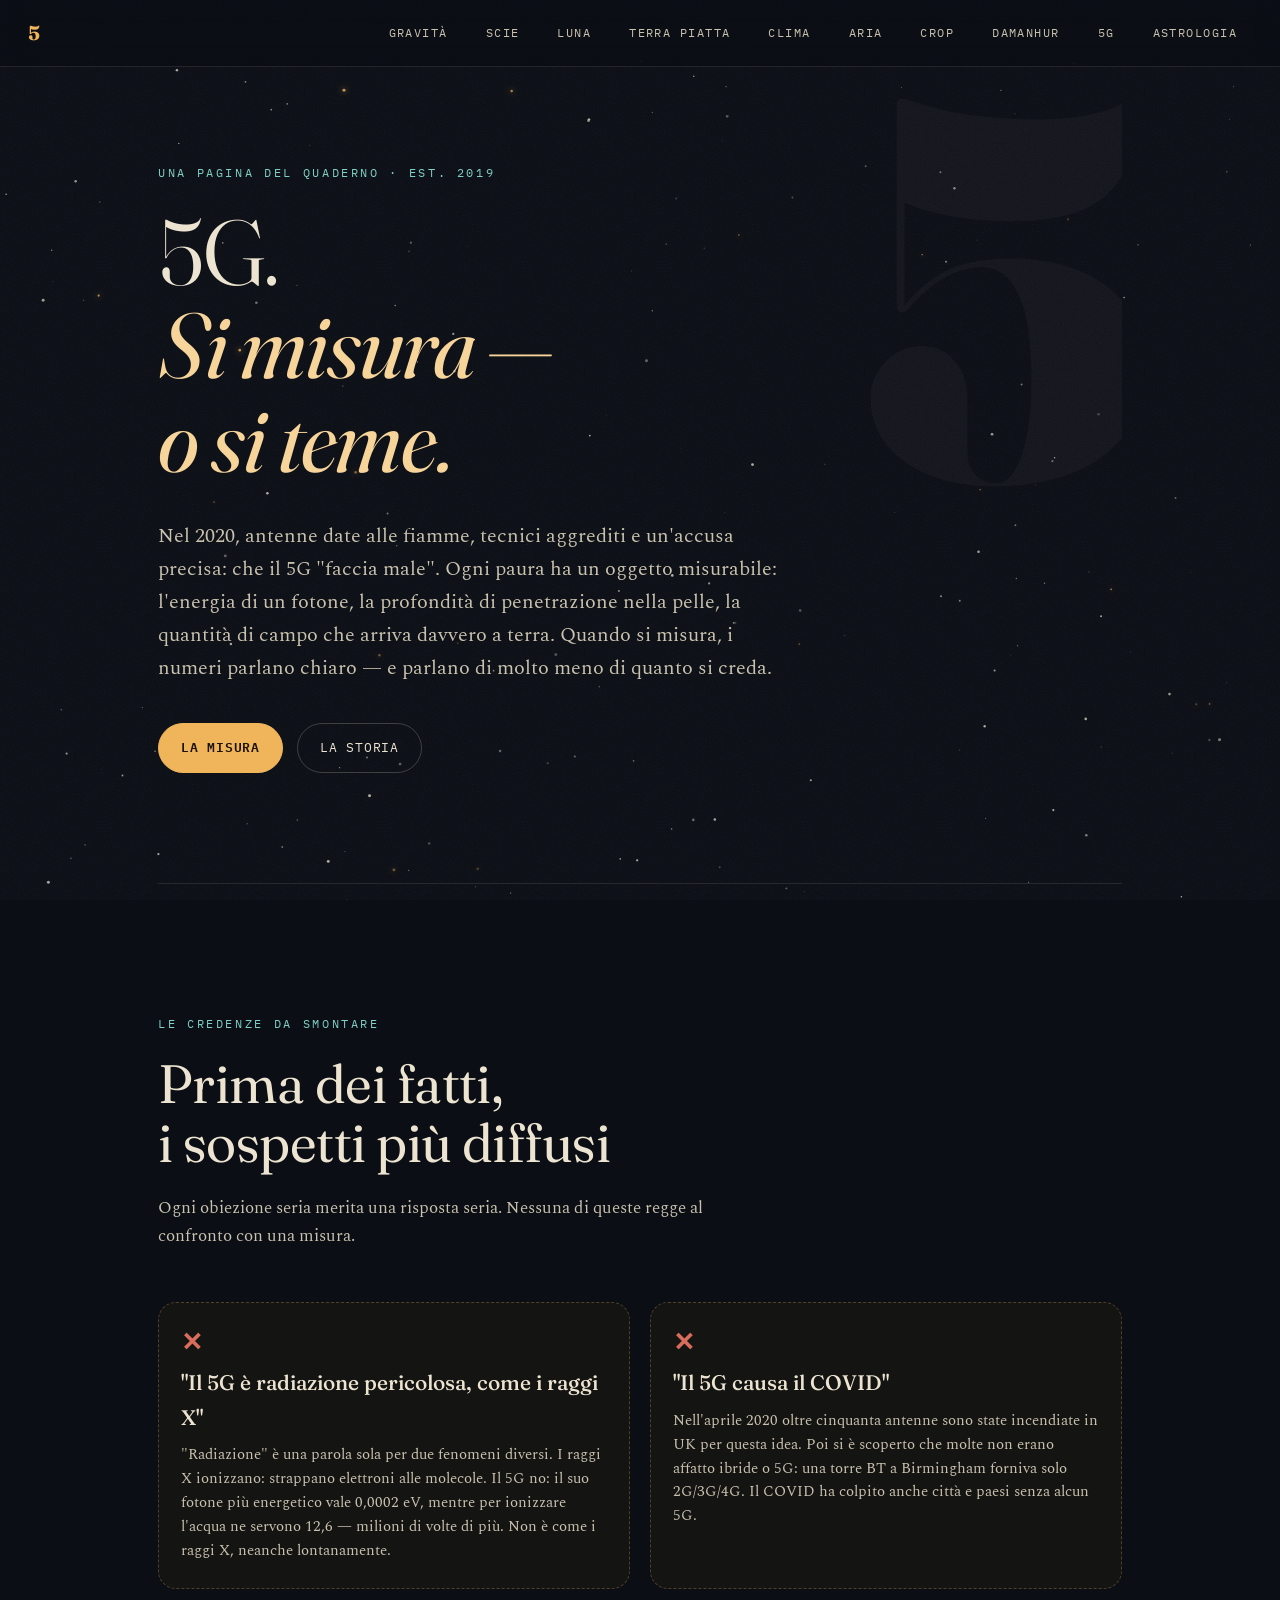
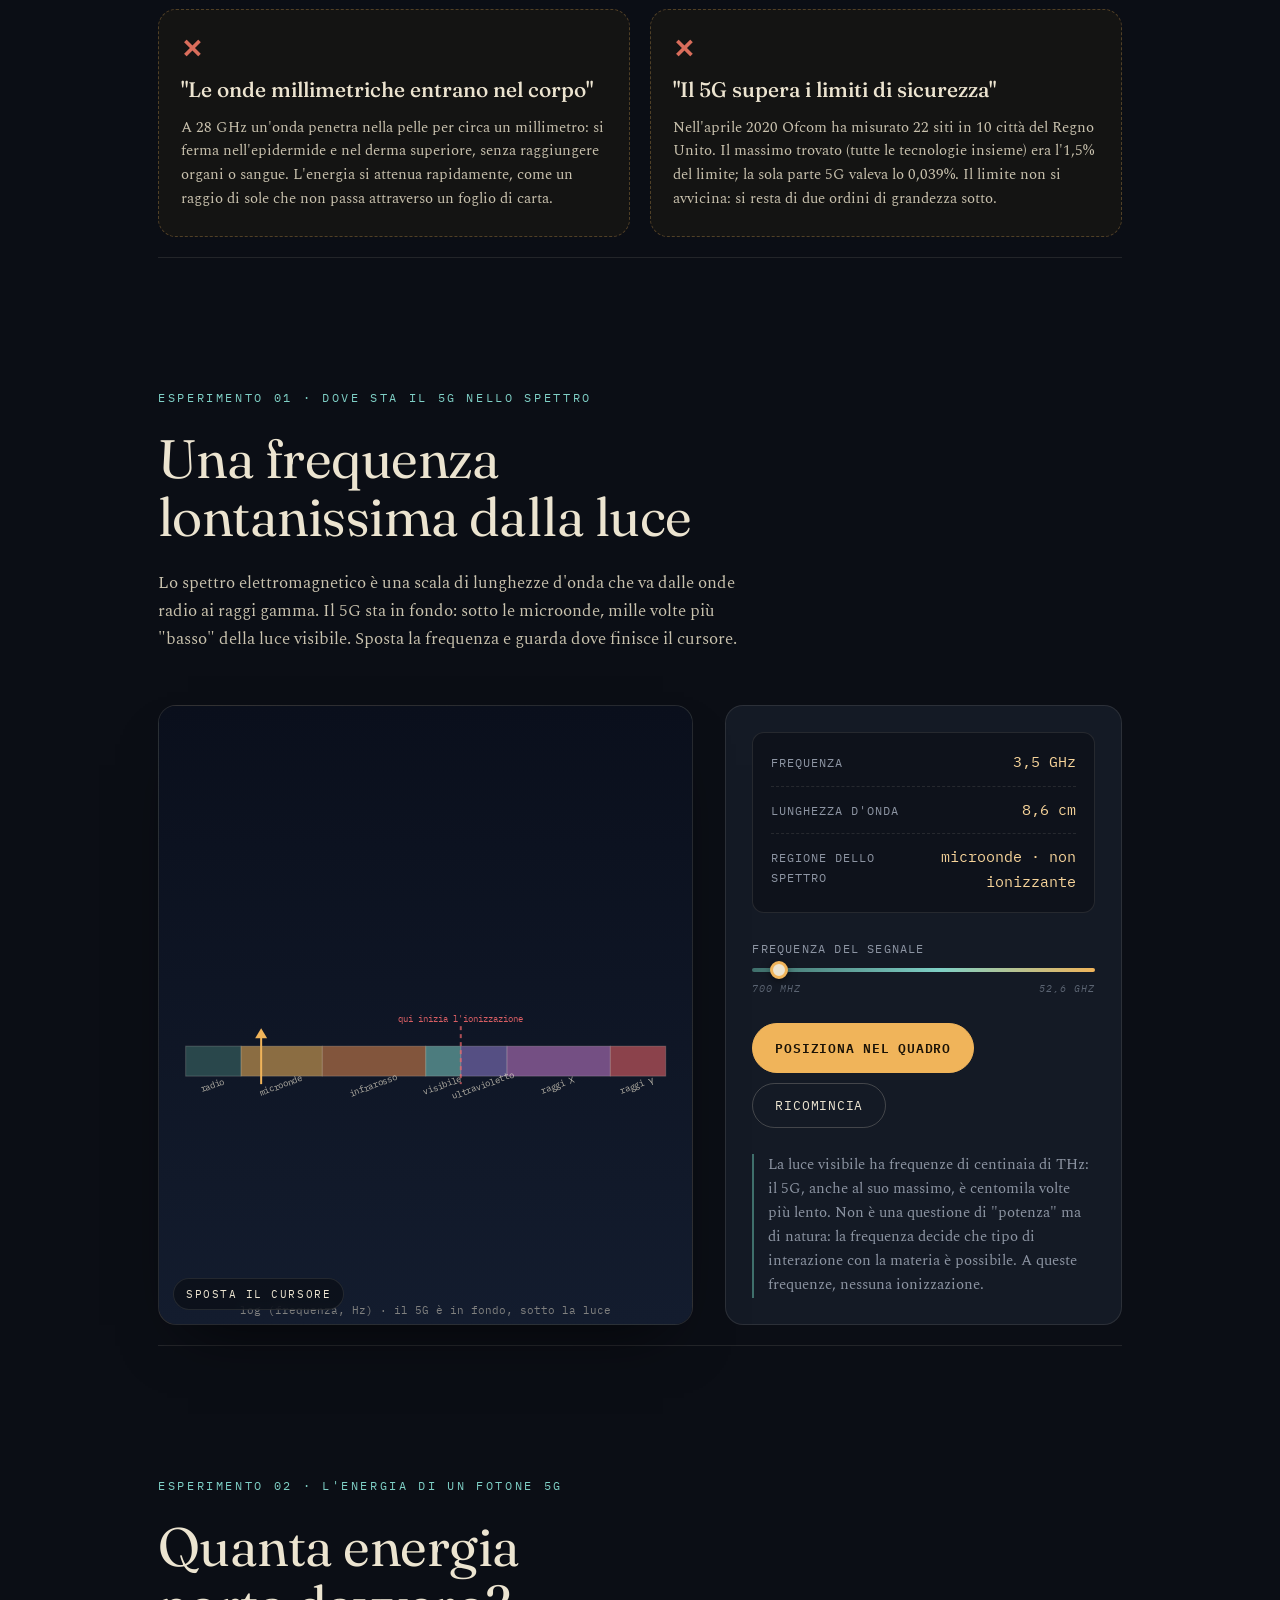
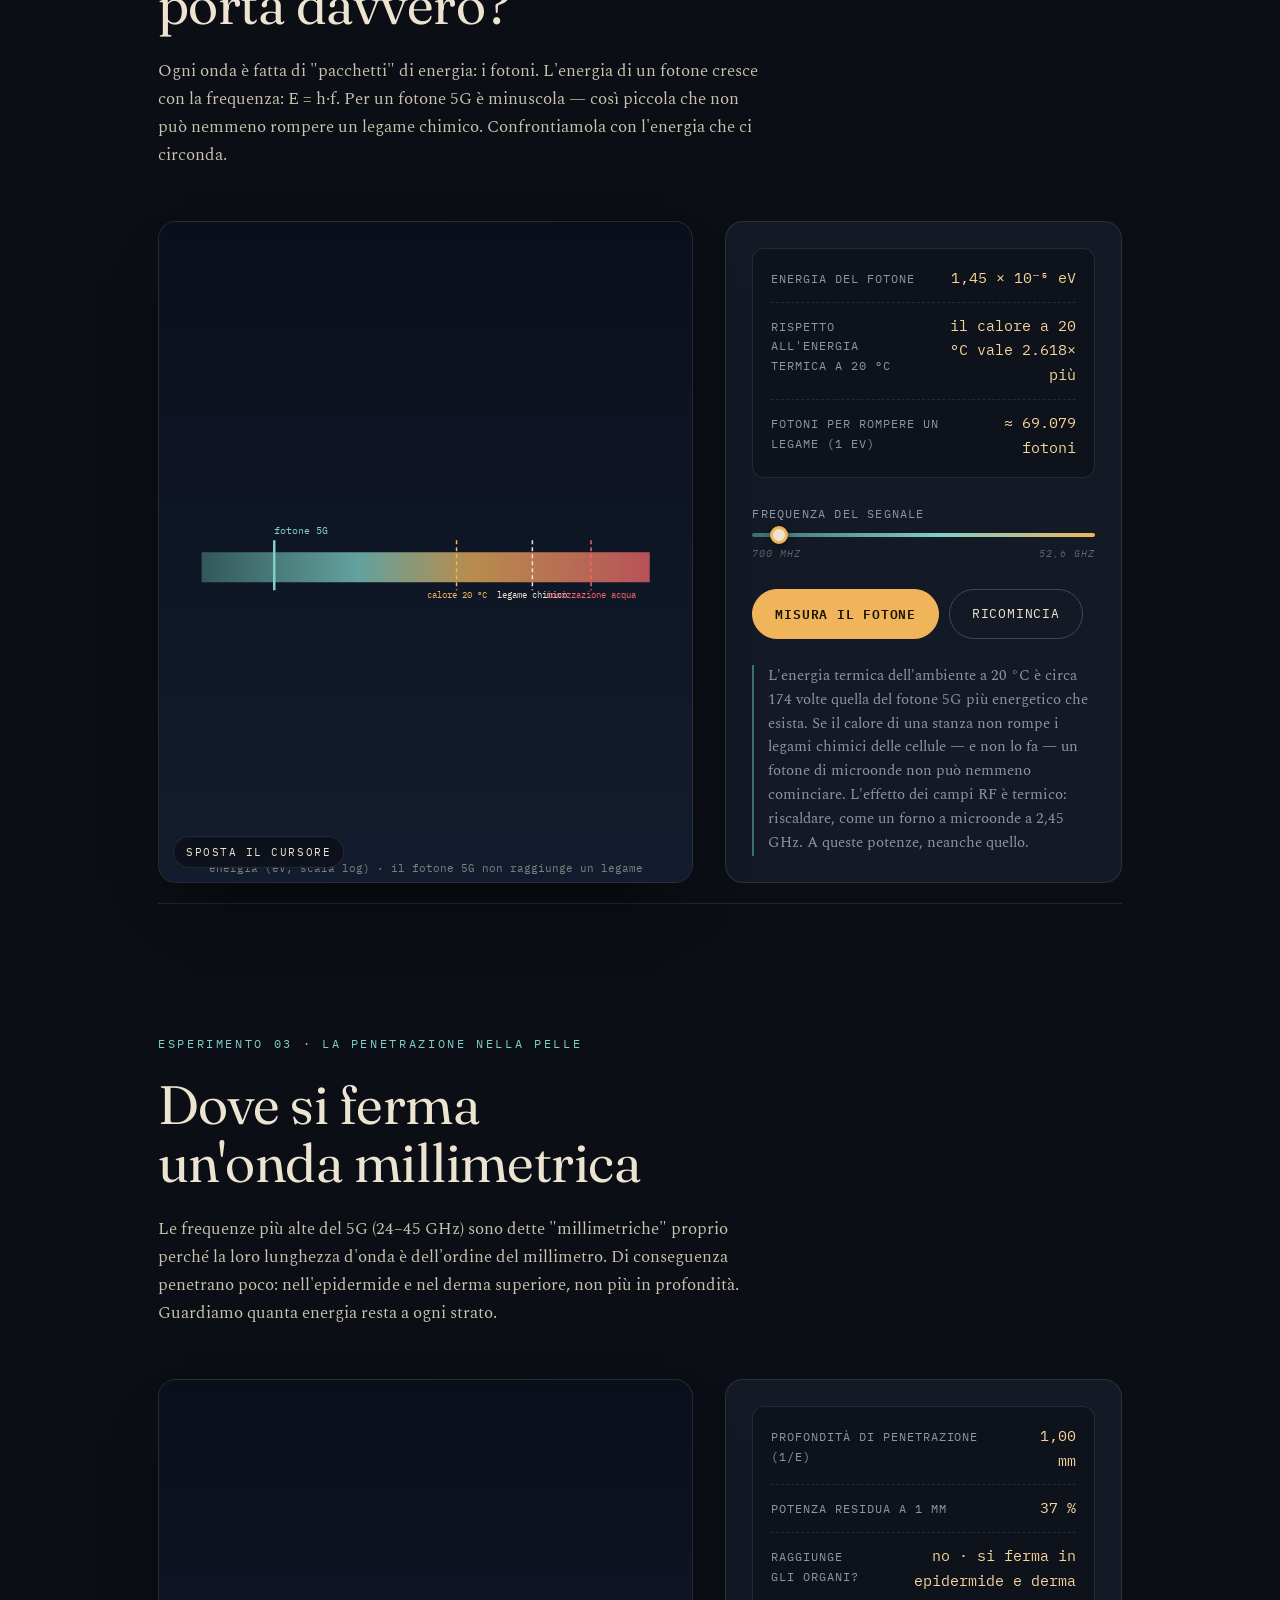
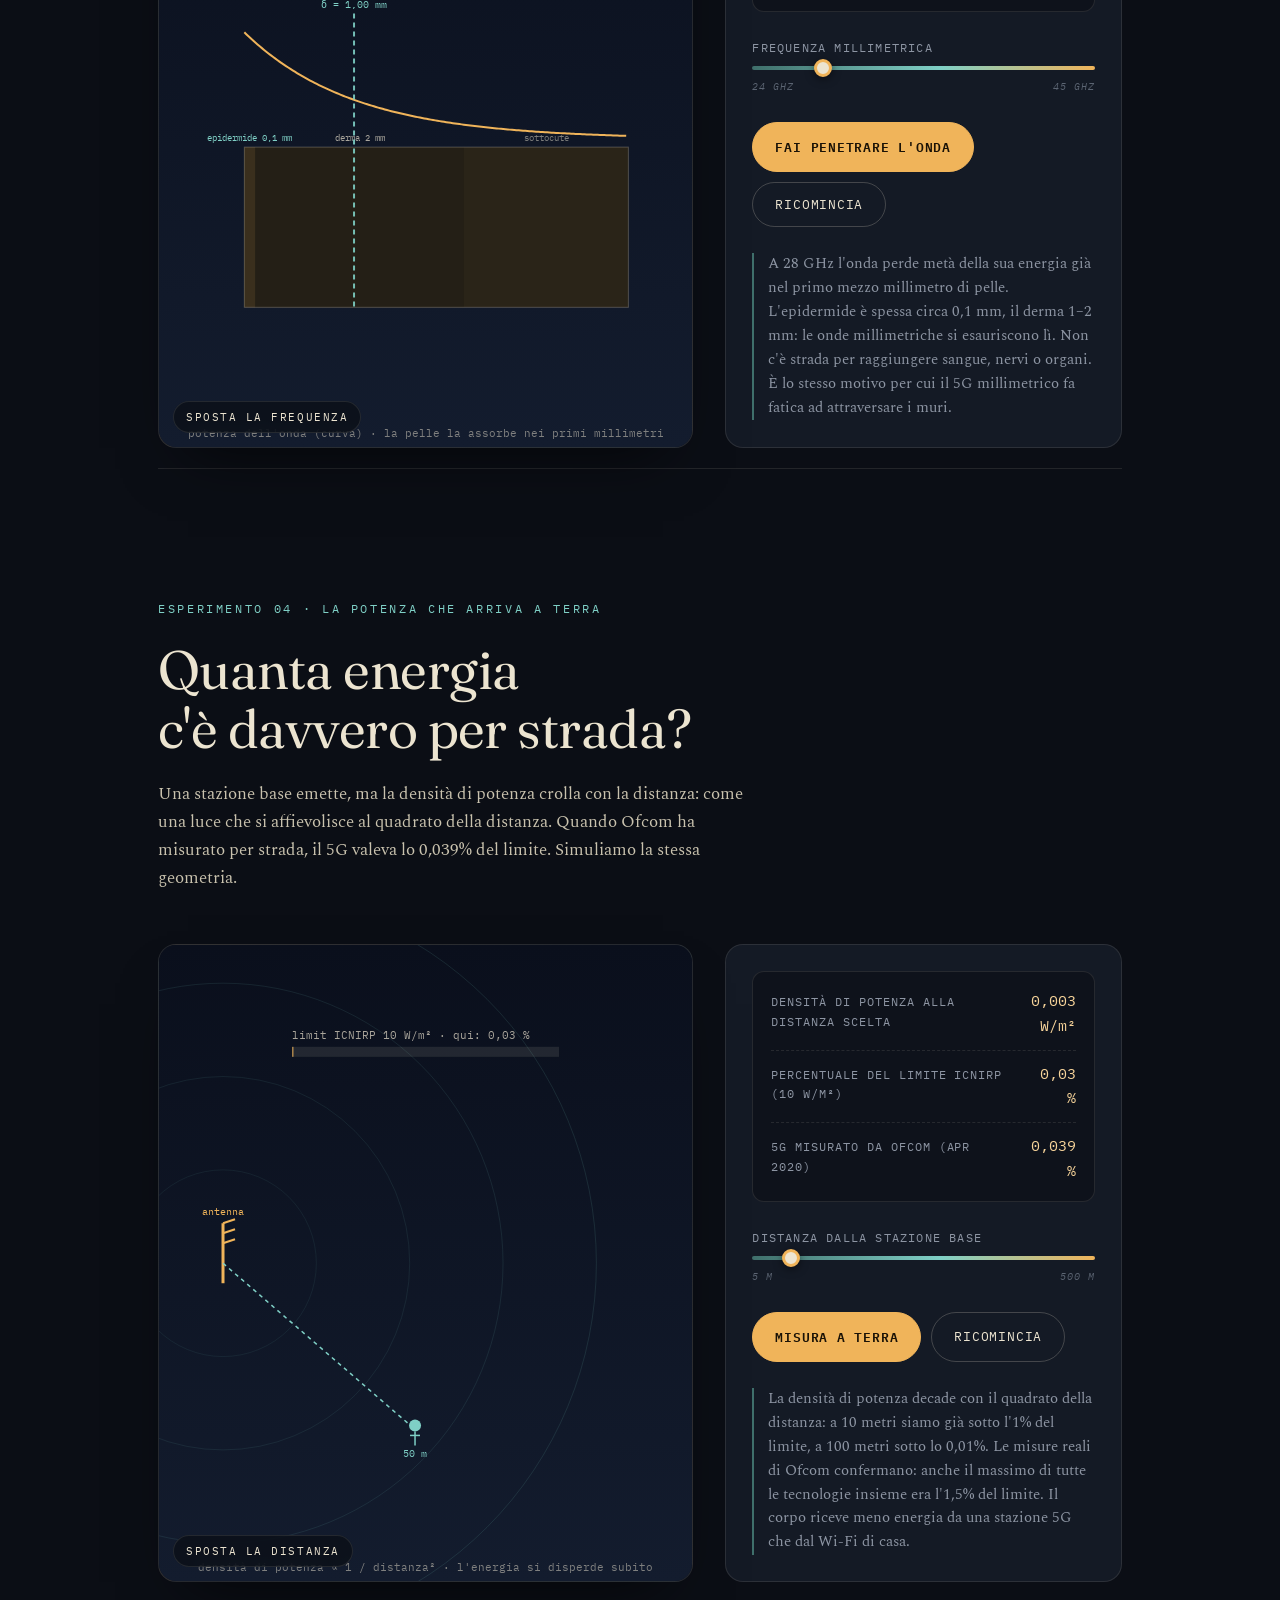
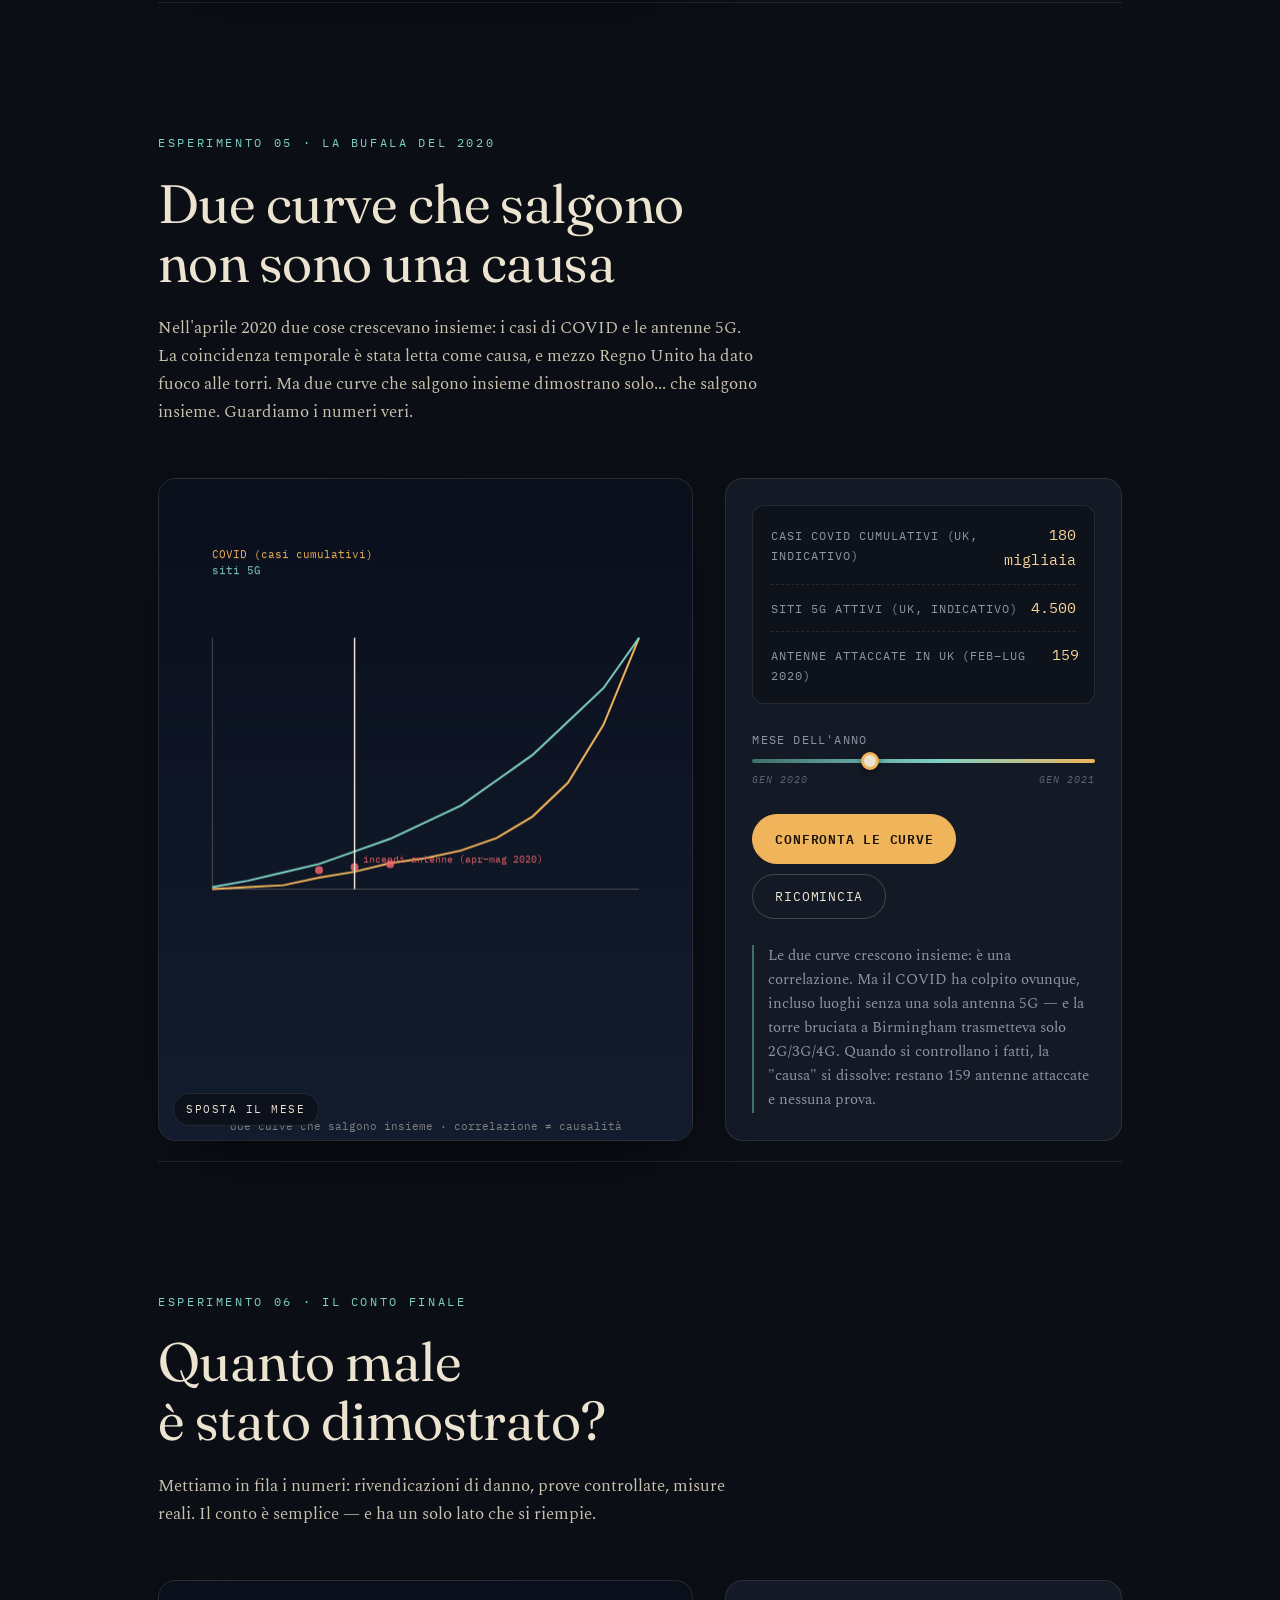
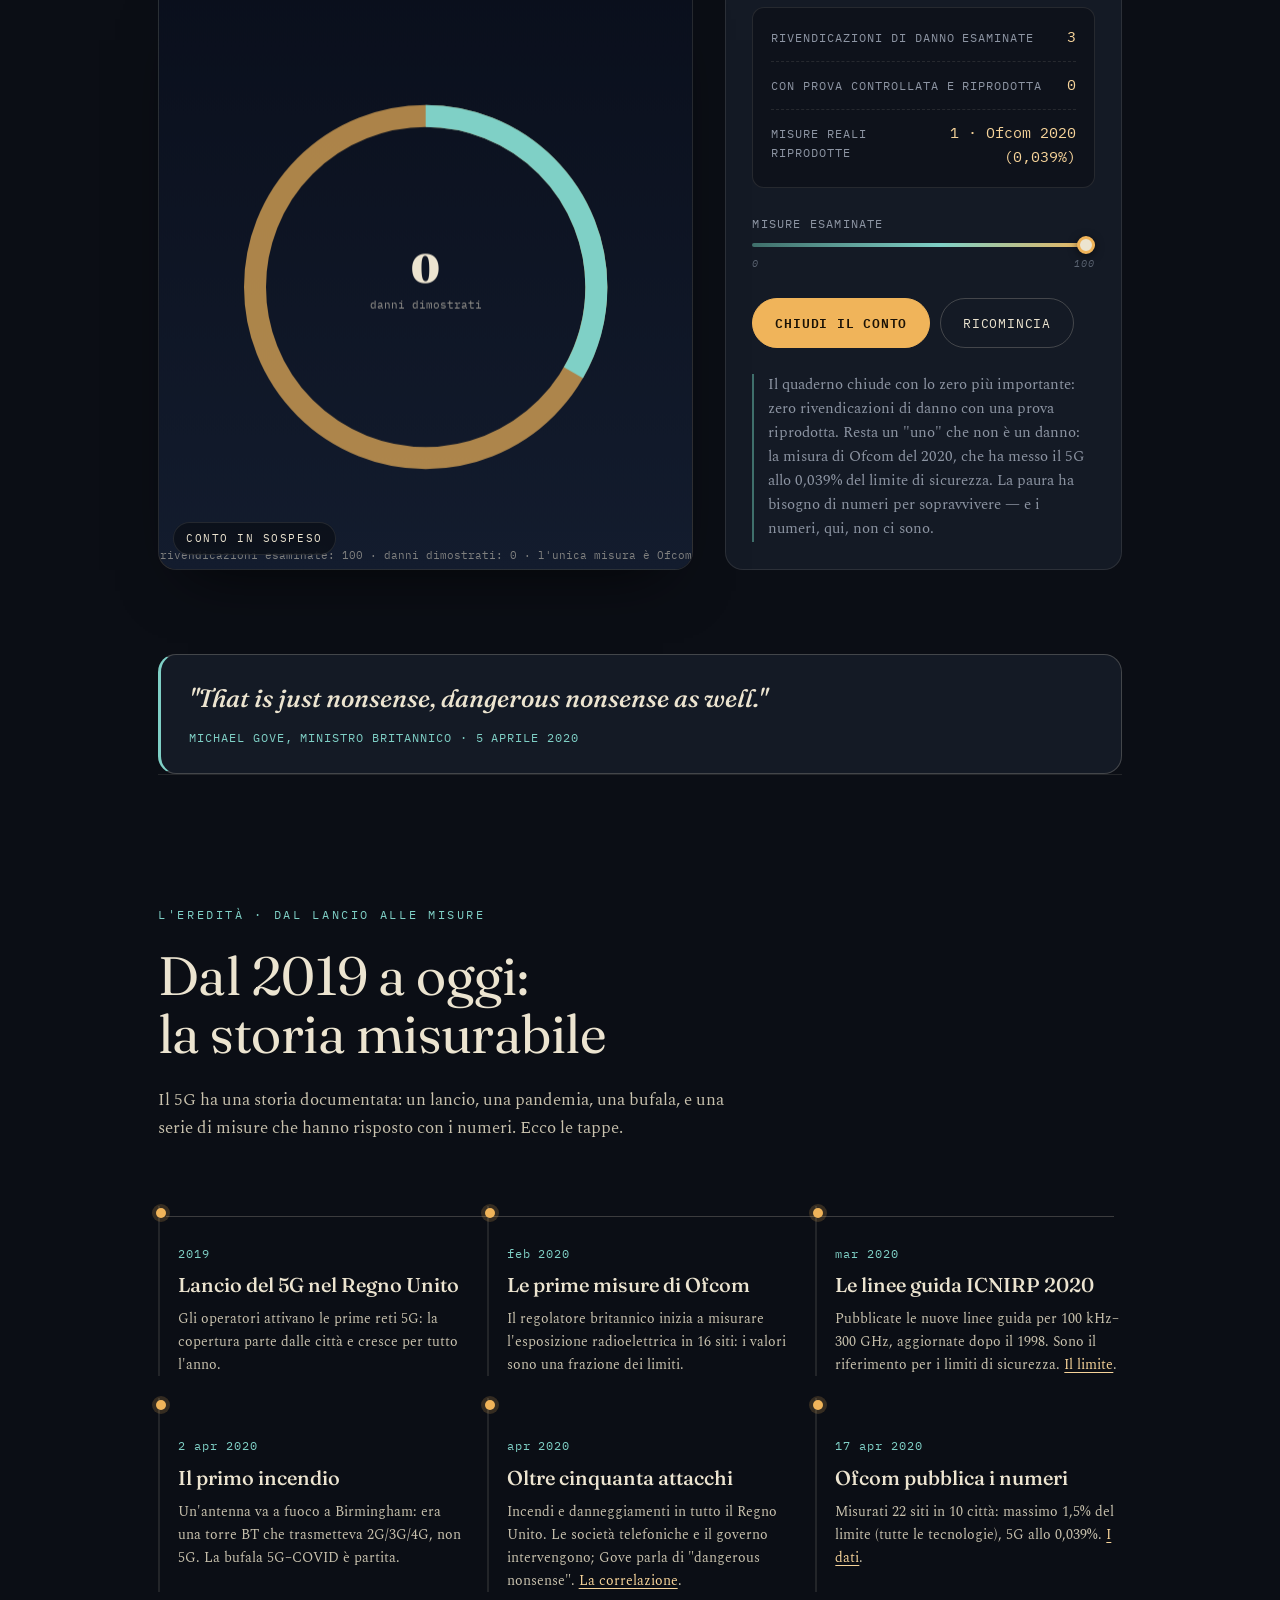
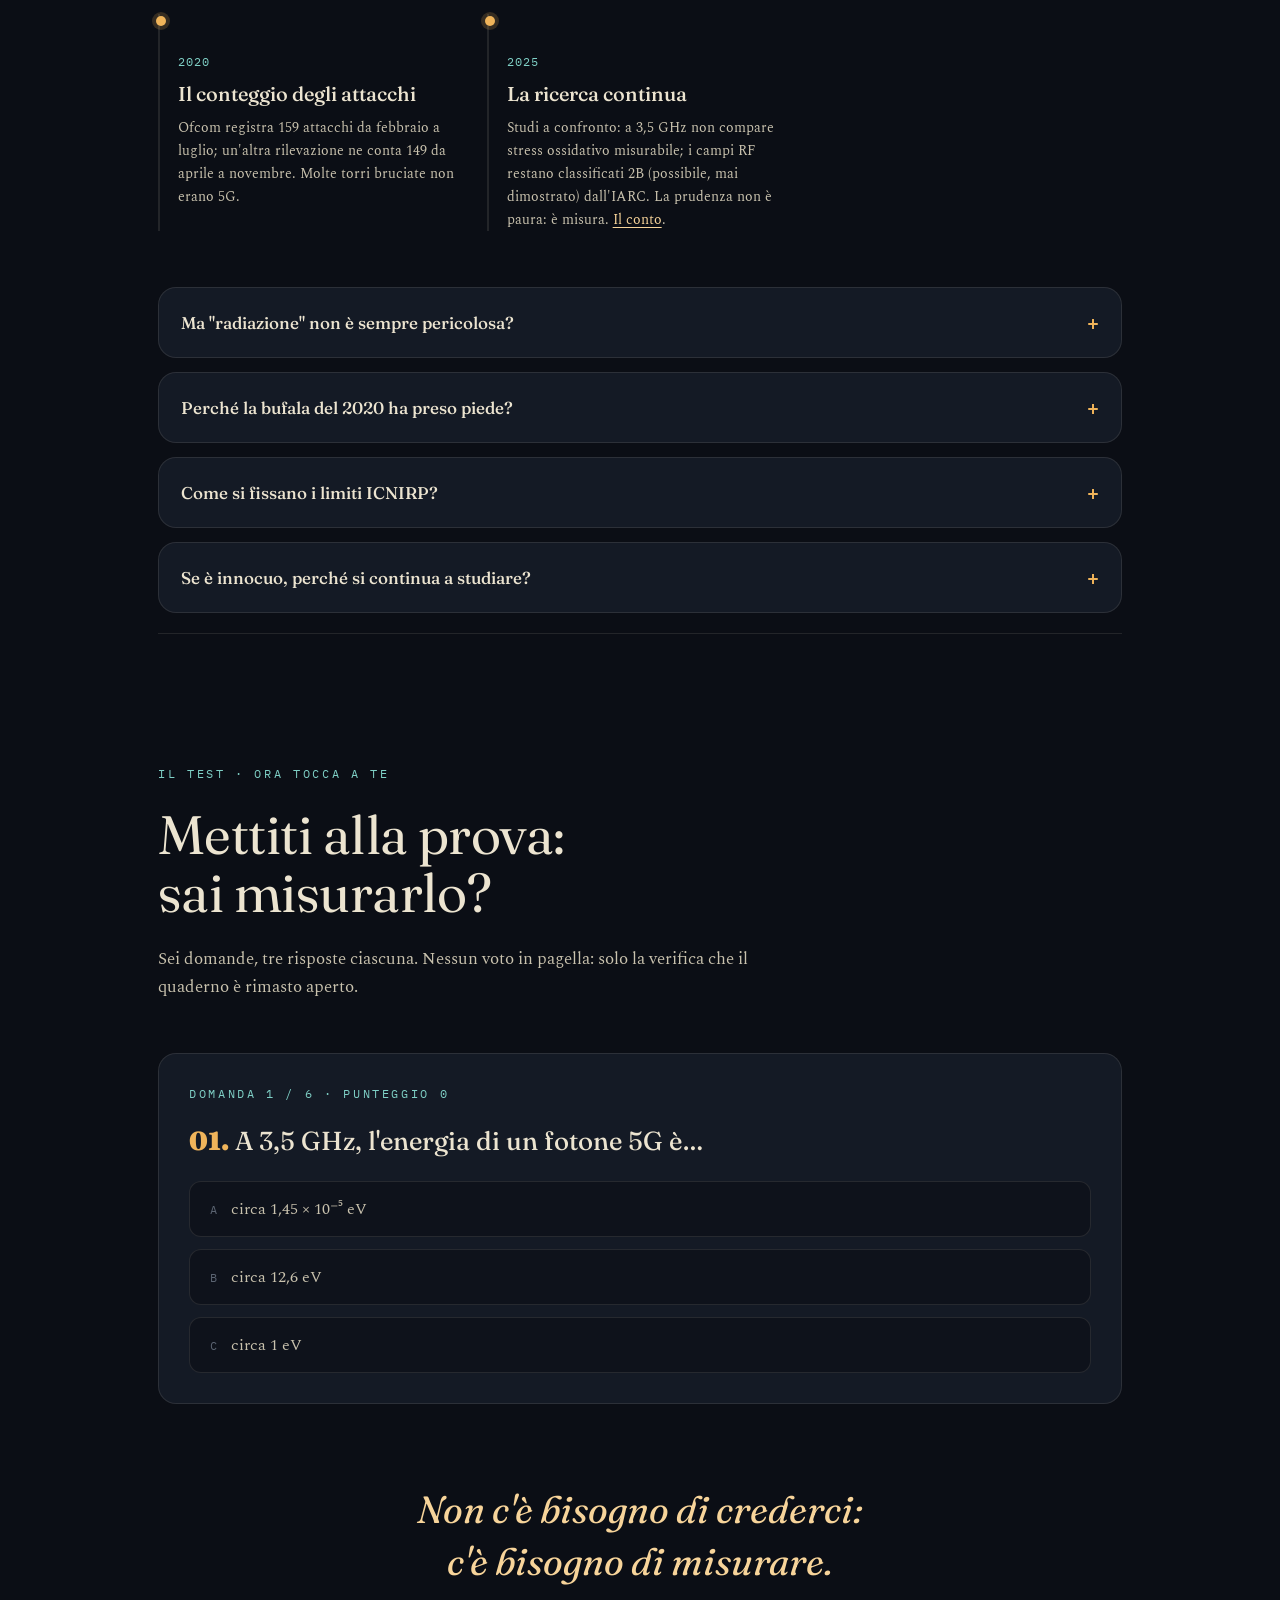
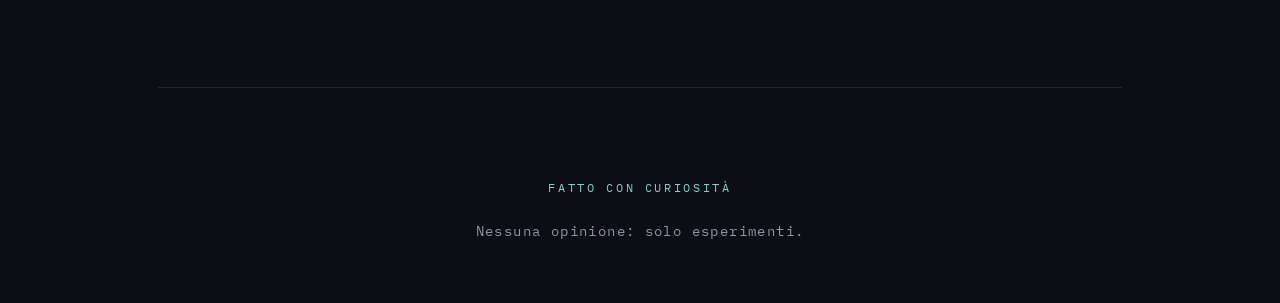
<file: cinque.html>
<!DOCTYPE html>
<html lang="it">
<head>
<meta charset="UTF-8">
<meta name="viewport" content="width=device-width, initial-scale=1.0">
<title>5G · Quaderno di esperimenti</title>
<link rel="icon" href="data:image/svg+xml,%3Csvg xmlns='http://www.w3.org/2000/svg' viewBox='0 0 32 32'%3E%3Ccircle cx='16' cy='16' r='7' fill='%23f0b45a'/%3E%3Ccircle cx='16' cy='16' r='12' fill='none' stroke='%237fd0c6' stroke-opacity='0.4' stroke-width='1.5'/%3E%3C/svg%3E">
<link rel="preconnect" href="https://fonts.googleapis.com">
<link rel="preconnect" href="https://fonts.gstatic.com" crossorigin>
<link href="https://fonts.googleapis.com/css2?family=Fraunces:ital,opsz,wght@0,9..144,300..900;1,9..144,300..900&family=Spectral:ital,wght@0,300;0,400;0,500;1,400;1,500&family=IBM+Plex+Mono:wght@400;500;600&display=swap" rel="stylesheet">
<link rel="stylesheet" href="styles.css">
<style>
  .hero::before { content: "5"; }
</style>
</head>
<body>

<div class="grain" aria-hidden="true"></div>
<canvas id="starfield" aria-hidden="true"></canvas>

<nav class="navbar" aria-label="Navigazione principale">
  <a class="navbar-brand" href="index.html" aria-label="Vai a Gravità">5</a>
  <div class="navbar-links">
    <a class="navbar-link" href="index.html">Gravità</a>
    <a class="navbar-link" href="scie.html">Scie</a>
    <a class="navbar-link" href="luna.html">Luna</a>
    <a class="navbar-link" href="terrapiatta.html">Terra Piatta</a>
    <a class="navbar-link" href="clima.html">Clima</a>
    <a class="navbar-link" href="inquinamento.html">Aria</a>
    <a class="navbar-link" href="cropcircles.html">Crop</a>
    <a class="navbar-link" href="damanhur.html">Damanhur</a>
    <a class="navbar-link" href="#top">5G</a>
    <a class="navbar-link" href="astrologia.html">Astrologia</a>
  </div>
</nav>

<div class="shell">

  <header class="hero hero--page" id="top">
    <p class="eyebrow">Una pagina del quaderno · est. 2019</p>
    <h1 class="hero-title">
      5G.<br>
      <em>Si misura —<br>o si teme.</em>
    </h1>
    <p class="hero-sub">
      Nel 2020, antenne date alle fiamme, tecnici aggrediti e un'accusa
      precisa: che il 5G "faccia male". Ogni paura ha un oggetto misurabile:
      l'energia di un fotone, la profondità di penetrazione nella pelle,
      la quantità di campo che arriva davvero a terra. Quando si misura,
      i numeri parlano chiaro — e parlano di molto meno di quanto si creda.
    </p>
    <div class="hero-actions">
      <a href="#spettro" class="btn btn-primary">La misura</a>
      <a href="#storia" class="btn btn-ghost">La storia</a>
    </div>
  </header>

  <main>

    <section class="experiment">
      <div class="section-head reveal">
        <p class="eyebrow">Le credenze da smontare</p>
        <h2>Prima dei fatti,<br>i sospetti più diffusi</h2>
        <p class="lede">
          Ogni obiezione seria merita una risposta seria. Nessuna di queste
          regge al confronto con una misura.
        </p>
      </div>

      <div class="cards cards--myth reveal">
        <article class="card">
          <span class="card-num">✕</span>
          <h3>"Il 5G è radiazione pericolosa, come i raggi X"</h3>
          <p>
            "Radiazione" è una parola sola per due fenomeni diversi. I raggi X
            ionizzano: strappano elettroni alle molecole. Il 5G no: il suo
            fotone più energetico vale 0,0002 eV, mentre per ionizzare l'acqua
            ne servono 12,6 — milioni di volte di più. Non è come i raggi X,
            neanche lontanamente.
          </p>
        </article>
        <article class="card">
          <span class="card-num">✕</span>
          <h3>"Il 5G causa il COVID"</h3>
          <p>
            Nell'aprile 2020 oltre cinquanta antenne sono state incendiate in
            UK per questa idea. Poi si è scoperto che molte non erano affatto
            ibride o 5G: una torre BT a Birmingham forniva solo 2G/3G/4G. Il
            COVID ha colpito anche città e paesi senza alcun 5G.
          </p>
        </article>
        <article class="card">
          <span class="card-num">✕</span>
          <h3>"Le onde millimetriche entrano nel corpo"</h3>
          <p>
            A 28 GHz un'onda penetra nella pelle per circa un millimetro: si
            ferma nell'epidermide e nel derma superiore, senza raggiungere
            organi o sangue. L'energia si attenua rapidamente, come un raggio
            di sole che non passa attraverso un foglio di carta.
          </p>
        </article>
        <article class="card">
          <span class="card-num">✕</span>
          <h3>"Il 5G supera i limiti di sicurezza"</h3>
          <p>
            Nell'aprile 2020 Ofcom ha misurato 22 siti in 10 città del Regno
            Unito. Il massimo trovato (tutte le tecnologie insieme) era l'1,5%
            del limite; la sola parte 5G valeva lo 0,039%. Il limite non si
            avvicina: si resta di due ordini di grandezza sotto.
          </p>
        </article>
      </div>
    </section>

    <section id="spettro" class="experiment">
      <div class="section-head reveal">
        <p class="eyebrow">Esperimento 01 · Dove sta il 5G nello spettro</p>
        <h2>Una frequenza<br>lontanissima dalla luce</h2>
        <p class="lede">
          Lo spettro elettromagnetico è una scala di lunghezze d'onda che va
          dalle onde radio ai raggi gamma. Il 5G sta in fondo: sotto le
          microonde, mille volte più "basso" della luce visibile. Sposta la
          frequenza e guarda dove finisce il cursore.
        </p>
      </div>

      <div class="lab-grid reveal">
        <figure class="lab-canvas-wrap">
          <canvas id="canvas-spettro" class="lab-canvas lab-canvas--wide"></canvas>
          <div class="lab-overlay lab-overlay--bottom">
            <span class="chip" id="spettro-chip">5G = microonde, non radiazione ionizzante</span>
          </div>
        </figure>

        <div class="lab-panel">
          <div class="readout">
            <div class="readout-row">
              <span class="readout-key">frequenza</span>
              <span class="readout-val" id="spettro-freq">—</span>
            </div>
            <div class="readout-row">
              <span class="readout-key">lunghezza d'onda</span>
              <span class="readout-val" id="spettro-wave">—</span>
            </div>
            <div class="readout-row">
              <span class="readout-key">regione dello spettro</span>
              <span class="readout-val" id="spettro-region">—</span>
            </div>
          </div>

          <div class="sliders">
            <label class="slider">
              <span class="slider-label">frequenza del segnale</span>
              <input type="range" id="spettro-slider" min="700" max="52600" step="100" value="3500">
              <span class="slider-scale"><i>700 MHz</i><i>52,6 GHz</i></span>
            </label>
          </div>

          <div class="controls">
            <button id="spettro-go" class="btn btn-primary" type="button">Posiziona nel quadro</button>
            <button id="spettro-reset" class="btn btn-ghost" type="button">Ricomincia</button>
          </div>

          <p class="aside">
            La luce visibile ha frequenze di centinaia di THz: il 5G, anche al
            suo massimo, è centomila volte più lento. Non è una questione di
            "potenza" ma di natura: la frequenza decide che tipo di interazione
            con la materia è possibile. A queste frequenze, nessuna ionizzazione.
          </p>
        </div>
      </div>
    </section>

    <section id="fotone" class="experiment">
      <div class="section-head reveal">
        <p class="eyebrow">Esperimento 02 · L'energia di un fotone 5G</p>
        <h2>Quanta energia<br>porta davvero?</h2>
        <p class="lede">
          Ogni onda è fatta di "pacchetti" di energia: i fotoni. L'energia di
          un fotone cresce con la frequenza: E = h·f. Per un fotone 5G è
          minuscola — così piccola che non può nemmeno rompere un legame
          chimico. Confrontiamola con l'energia che ci circonda.
        </p>
      </div>

      <div class="lab-grid reveal">
        <figure class="lab-canvas-wrap">
          <canvas id="canvas-fotone" class="lab-canvas lab-canvas--wide"></canvas>
          <div class="lab-overlay lab-overlay--bottom">
            <span class="chip" id="fotone-chip">fotone 5G: energia da microonde</span>
          </div>
        </figure>

        <div class="lab-panel">
          <div class="readout">
            <div class="readout-row">
              <span class="readout-key">energia del fotone</span>
              <span class="readout-val" id="fotone-e">—</span>
            </div>
            <div class="readout-row">
              <span class="readout-key">rispetto all'energia termica a 20 °C</span>
              <span class="readout-val" id="fotone-term">—</span>
            </div>
            <div class="readout-row">
              <span class="readout-key">fotoni per rompere un legame (1 eV)</span>
              <span class="readout-val" id="fotone-bond">—</span>
            </div>
          </div>

          <div class="sliders">
            <label class="slider">
              <span class="slider-label">frequenza del segnale</span>
              <input type="range" id="fotone-slider" min="700" max="52600" step="100" value="3500">
              <span class="slider-scale"><i>700 MHz</i><i>52,6 GHz</i></span>
            </label>
          </div>

          <div class="controls">
            <button id="fotone-go" class="btn btn-primary" type="button">Misura il fotone</button>
            <button id="fotone-reset" class="btn btn-ghost" type="button">Ricomincia</button>
          </div>

          <p class="aside">
            L'energia termica dell'ambiente a 20 °C è circa 174 volte quella
            del fotone 5G più energetico che esista. Se il calore di una stanza
            non rompe i legami chimici delle cellule — e non lo fa — un fotone
            di microonde non può nemmeno cominciare. L'effetto dei campi RF
            è termico: riscaldare, come un forno a microonde a 2,45 GHz.
            A queste potenze, neanche quello.
          </p>
        </div>
      </div>
    </section>

    <section id="pelle" class="experiment">
      <div class="section-head reveal">
        <p class="eyebrow">Esperimento 03 · La penetrazione nella pelle</p>
        <h2>Dove si ferma<br>un'onda millimetrica</h2>
        <p class="lede">
          Le frequenze più alte del 5G (24–45 GHz) sono dette "millimetriche"
          proprio perché la loro lunghezza d'onda è dell'ordine del
          millimetro. Di conseguenza penetrano poco: nell'epidermide e nel
          derma superiore, non più in profondità. Guardiamo quanta energia
          resta a ogni strato.
        </p>
      </div>

      <div class="lab-grid reveal">
        <figure class="lab-canvas-wrap">
          <canvas id="canvas-pelle" class="lab-canvas lab-canvas--wide"></canvas>
          <div class="lab-overlay lab-overlay--bottom">
            <span class="chip" id="pelle-chip">penetrazione: frazioni di millimetro</span>
          </div>
        </figure>

        <div class="lab-panel">
          <div class="readout">
            <div class="readout-row">
              <span class="readout-key">profondità di penetrazione (1/e)</span>
              <span class="readout-val" id="pelle-depth">—</span>
            </div>
            <div class="readout-row">
              <span class="readout-key">potenza residua a 1 mm</span>
              <span class="readout-val" id="pelle-power">—</span>
            </div>
            <div class="readout-row">
              <span class="readout-key">raggiunge gli organi?</span>
              <span class="readout-val" id="pelle-organ">—</span>
            </div>
          </div>

          <div class="sliders">
            <label class="slider">
              <span class="slider-label">frequenza millimetrica</span>
              <input type="range" id="pelle-slider" min="24" max="45" step="1" value="28">
              <span class="slider-scale"><i>24 GHz</i><i>45 GHz</i></span>
            </label>
          </div>

          <div class="controls">
            <button id="pelle-go" class="btn btn-primary" type="button">Fai penetrare l'onda</button>
            <button id="pelle-reset" class="btn btn-ghost" type="button">Ricomincia</button>
          </div>

          <p class="aside">
            A 28 GHz l'onda perde metà della sua energia già nel primo
            mezzo millimetro di pelle. L'epidermide è spessa circa 0,1 mm, il
            derma 1–2 mm: le onde millimetriche si esauriscono lì. Non c'è
            strada per raggiungere sangue, nervi o organi. È lo stesso motivo
            per cui il 5G millimetrico fa fatica ad attraversare i muri.
          </p>
        </div>
      </div>
    </section>

    <section id="antenne" class="experiment">
      <div class="section-head reveal">
        <p class="eyebrow">Esperimento 04 · La potenza che arriva a terra</p>
        <h2>Quanta energia<br>c'è davvero per strada?</h2>
        <p class="lede">
          Una stazione base emette, ma la densità di potenza crolla con la
          distanza: come una luce che si affievolisce al quadrato della
          distanza. Quando Ofcom ha misurato per strada, il 5G valeva lo
          0,039% del limite. Simuliamo la stessa geometria.
        </p>
      </div>

      <div class="lab-grid reveal">
        <figure class="lab-canvas-wrap">
          <canvas id="canvas-antenne" class="lab-canvas lab-canvas--wide"></canvas>
          <div class="lab-overlay lab-overlay--bottom">
            <span class="chip" id="antenne-chip">densità di potenza sotto al limite</span>
          </div>
        </figure>

        <div class="lab-panel">
          <div class="readout">
            <div class="readout-row">
              <span class="readout-key">densità di potenza alla distanza scelta</span>
              <span class="readout-val" id="antenne-pd">—</span>
            </div>
            <div class="readout-row">
              <span class="readout-key">percentuale del limite ICNIRP (10 W/m²)</span>
              <span class="readout-val" id="antenne-pct">—</span>
            </div>
            <div class="readout-row">
              <span class="readout-key">5G misurato da Ofcom (apr 2020)</span>
              <span class="readout-val" id="antenne-ofcom">0,039 %</span>
            </div>
          </div>

          <div class="sliders">
            <label class="slider">
              <span class="slider-label">distanza dalla stazione base</span>
              <input type="range" id="antenne-slider" min="5" max="500" step="5" value="50">
              <span class="slider-scale"><i>5 m</i><i>500 m</i></span>
            </label>
          </div>

          <div class="controls">
            <button id="antenne-go" class="btn btn-primary" type="button">Misura a terra</button>
            <button id="antenne-reset" class="btn btn-ghost" type="button">Ricomincia</button>
          </div>

          <p class="aside">
            La densità di potenza decade con il quadrato della distanza: a
            10 metri siamo già sotto l'1% del limite, a 100 metri sotto lo
            0,01%. Le misure reali di Ofcom confermano: anche il massimo di
            tutte le tecnologie insieme era l'1,5% del limite. Il corpo riceve
            meno energia da una stazione 5G che dal Wi-Fi di casa.
          </p>
        </div>
      </div>
    </section>

    <section id="covid" class="experiment">
      <div class="section-head reveal">
        <p class="eyebrow">Esperimento 05 · La bufala del 2020</p>
        <h2>Due curve che salgono<br>non sono una causa</h2>
        <p class="lede">
          Nell'aprile 2020 due cose crescevano insieme: i casi di COVID e le
          antenne 5G. La coincidenza temporale è stata letta come causa, e
          mezzo Regno Unito ha dato fuoco alle torri. Ma due curve che salgono
          insieme dimostrano solo... che salgono insieme. Guardiamo i numeri
          veri.
        </p>
      </div>

      <div class="lab-grid reveal">
        <figure class="lab-canvas-wrap">
          <canvas id="canvas-covid" class="lab-canvas lab-canvas--wide"></canvas>
          <div class="lab-overlay lab-overlay--bottom">
            <span class="chip" id="covid-chip">correlazione: sì · causalità: 0</span>
          </div>
        </figure>

        <div class="lab-panel">
          <div class="readout">
            <div class="readout-row">
              <span class="readout-key">casi COVID cumulativi (UK, indicativo)</span>
              <span class="readout-val" id="covid-cases">—</span>
            </div>
            <div class="readout-row">
              <span class="readout-key">siti 5G attivi (UK, indicativo)</span>
              <span class="readout-val" id="covid-sites">—</span>
            </div>
            <div class="readout-row">
              <span class="readout-key">antenne attaccate in UK (feb–lug 2020)</span>
              <span class="readout-val" id="covid-attacks">159</span>
            </div>
          </div>

          <div class="sliders">
            <label class="slider">
              <span class="slider-label">mese dell'anno</span>
              <input type="range" id="covid-slider" min="0" max="12" step="1" value="4">
              <span class="slider-scale"><i>gen 2020</i><i>gen 2021</i></span>
            </label>
          </div>

          <div class="controls">
            <button id="covid-go" class="btn btn-primary" type="button">Confronta le curve</button>
            <button id="covid-reset" class="btn btn-ghost" type="button">Ricomincia</button>
          </div>

          <p class="aside">
            Le due curve crescono insieme: è una correlazione. Ma il COVID ha
            colpito ovunque, incluso luoghi senza una sola antenna 5G — e la
            torre bruciata a Birmingham trasmetteva solo 2G/3G/4G. Quando si
            controllano i fatti, la "causa" si dissolve: restano 159 antenne
            attaccate e nessuna prova.
          </p>
        </div>
      </div>
    </section>

    <section id="bilancio" class="experiment">
      <div class="section-head reveal">
        <p class="eyebrow">Esperimento 06 · Il conto finale</p>
        <h2>Quanto male<br>è stato dimostrato?</h2>
        <p class="lede">
          Mettiamo in fila i numeri: rivendicazioni di danno, prove
          controllate, misure reali. Il conto è semplice — e ha un solo lato
          che si riempie.
        </p>
      </div>

      <div class="lab-grid reveal">
        <figure class="lab-canvas-wrap">
          <canvas id="canvas-bilancio" class="lab-canvas lab-canvas--wide"></canvas>
          <div class="lab-overlay lab-overlay--bottom">
            <span class="chip" id="bilancio-chip">danno dimostrato: 0</span>
          </div>
        </figure>

        <div class="lab-panel">
          <div class="readout">
            <div class="readout-row">
              <span class="readout-key">rivendicazioni di danno esaminate</span>
              <span class="readout-val" id="bilancio-rev">3</span>
            </div>
            <div class="readout-row">
              <span class="readout-key">con prova controllata e riprodotta</span>
              <span class="readout-val" id="bilancio-zero">0</span>
            </div>
            <div class="readout-row">
              <span class="readout-key">misure reali riprodotte</span>
              <span class="readout-val" id="bilancio-reale">1 · Ofcom 2020 (0,039%)</span>
            </div>
          </div>

          <div class="sliders">
            <label class="slider">
              <span class="slider-label">misure esaminate</span>
              <input type="range" id="bilancio-slider" min="0" max="100" step="1" value="100">
              <span class="slider-scale"><i>0</i><i>100</i></span>
            </label>
          </div>

          <div class="controls">
            <button id="bilancio-go" class="btn btn-primary" type="button">Chiudi il conto</button>
            <button id="bilancio-reset" class="btn btn-ghost" type="button">Ricomincia</button>
          </div>

          <p class="aside">
            Il quaderno chiude con lo zero più importante: zero rivendicazioni
            di danno con una prova riprodotta. Resta un "uno" che non è un
            danno: la misura di Ofcom del 2020, che ha messo il 5G allo 0,039%
            del limite di sicurezza. La paura ha bisogno di numeri per
            sopravvivere — e i numeri, qui, non ci sono.
          </p>
        </div>
      </div>
    </section>

    <div class="press reveal">
      <p class="press-quote">
        "That is just nonsense, dangerous nonsense as well."
      </p>
      <p class="press-byline">Michael Gove, ministro britannico · 5 aprile 2020</p>
    </div>

    <section id="storia" class="experiment">
      <div class="section-head reveal">
        <p class="eyebrow">L'eredità · Dal lancio alle misure</p>
        <h2>Dal 2019 a oggi:<br>la storia misurabile</h2>
        <p class="lede">
          Il 5G ha una storia documentata: un lancio, una pandemia, una
          bufala, e una serie di misure che hanno risposto con i numeri.
          Ecco le tappe.
        </p>
      </div>

      <div class="timeline reveal">
        <ol class="timeline-track">
          <li>
            <span class="timeline-year">2019</span>
            <h4>Lancio del 5G nel Regno Unito</h4>
            <p>Gli operatori attivano le prime reti 5G: la copertura parte
            dalle città e cresce per tutto l'anno.</p>
          </li>
          <li>
            <span class="timeline-year">feb 2020</span>
            <h4>Le prime misure di Ofcom</h4>
            <p>Il regolatore britannico inizia a misurare l'esposizione
            radioelettrica in 16 siti: i valori sono una frazione dei limiti.</p>
          </li>
          <li>
            <span class="timeline-year">mar 2020</span>
            <h4>Le linee guida ICNIRP 2020</h4>
            <p>Pubblicate le nuove linee guida per 100 kHz–300 GHz, aggiornate
            dopo il 1998. Sono il riferimento per i limiti di sicurezza.
            <a href="#antenne">Il limite</a>.</p>
          </li>
          <li>
            <span class="timeline-year">2 apr 2020</span>
            <h4>Il primo incendio</h4>
            <p>Un'antenna va a fuoco a Birmingham: era una torre BT che
            trasmetteva 2G/3G/4G, non 5G. La bufala 5G–COVID è partita.</p>
          </li>
          <li>
            <span class="timeline-year">apr 2020</span>
            <h4>Oltre cinquanta attacchi</h4>
            <p>Incendi e danneggiamenti in tutto il Regno Unito. Le società
            telefoniche e il governo intervengono; Gove parla di
            "dangerous nonsense". <a href="#covid">La correlazione</a>.</p>
          </li>
          <li>
            <span class="timeline-year">17 apr 2020</span>
            <h4>Ofcom pubblica i numeri</h4>
            <p>Misurati 22 siti in 10 città: massimo 1,5% del limite (tutte
            le tecnologie), 5G allo 0,039%. <a href="#antenne">I dati</a>.</p>
          </li>
          <li>
            <span class="timeline-year">2020</span>
            <h4>Il conteggio degli attacchi</h4>
            <p>Ofcom registra 159 attacchi da febbraio a luglio; un'altra
            rilevazione ne conta 149 da aprile a novembre. Molte torri
            bruciate non erano 5G.</p>
          </li>
          <li>
            <span class="timeline-year">2025</span>
            <h4>La ricerca continua</h4>
            <p>Studi a confronto: a 3,5 GHz non compare stress ossidativo
            misurabile; i campi RF restano classificati 2B (possibile, mai
            dimostrato) dall'IARC. La prudenza non è paura: è misura.
            <a href="#bilancio">Il conto</a>.</p>
          </li>
        </ol>
      </div>

      <div class="deepdive reveal">
        <details>
          <summary>Ma "radiazione" non è sempre pericolosa?</summary>
          <p>
            No. Esistono due famiglie: la radiazione ionizzante (raggi X,
            gamma, UV ad alta energia) strappa elettroni e può danneggiare il
            DNA; quella non ionizzante (radio, microonde, luce visibile)
            trasferisce solo energia termica. La luce del lampadario è
            radiazione elettromagnetica — e nessuno spegne le luci per
            paura. Il 5G sta in fondo alla scala, sotto il forno a microonde.
          </p>
        </details>
        <details>
          <summary>Perché la bufala del 2020 ha preso piede?</summary>
          <p>
            Il 5G stava diffondendosi nello stesso periodo in cui il COVID
            esplodeva. Due cose che crescono insieme sembrano collegate — è
            la correlazione temporale. Ma il COVID ha colpito ovunque, 5G o
            no, e le antenne incendiate spesso non erano nemmeno 5G. La
            mente cerca cause semplici; la misura chiede dati. I dati hanno
            dato una sola risposta: nessuna prova.
          </p>
        </details>
        <details>
          <summary>Come si fissano i limiti ICNIRP?</summary>
          <p>
            Si parte dall'unico effetto dimostrato: il riscaldamento dei
            tessuti. La soglia di danno è un aumento di circa 5 °C; i limiti
            per il pubblico sono fissati un fattore 10–50 sotto quella soglia.
            A quel punto si misura: i segnali reali stanno a meno dell'1% del
            limite. I limiti non sono "un numero a caso": sono il risultato di
            un conto con margine di sicurezza.
          </p>
        </details>
        <details>
          <summary>Se è innocuo, perché si continua a studiare?</summary>
          <p>
            La scienza non dichiara "innocuo per sempre": dichiara "nessun
            danno dimostrato alle dosi reali". L'IARC classifica i campi RF
            come 2B ("possibilmente cancerogeno"), la stessa categoria di
            caffè e cibi fritti: significa che le prove di un danno non
            esistono. Continuare a misurare è prudenza, non allarme. La
            differenza tra le due è proprio questa: la prudenza pubblica
            dati, l'allarme no.
          </p>
        </details>
      </div>
    </section>

    <section id="quiz" class="experiment">
      <div class="section-head reveal">
        <p class="eyebrow">Il test · Ora tocca a te</p>
        <h2>Mettiti alla prova:<br>sai misurarlo?</h2>
        <p class="lede">
          Sei domande, tre risposte ciascuna. Nessun voto in pagella: solo la
          verifica che il quaderno è rimasto aperto.
        </p>
      </div>

      <div id="quiz-root" class="quiz reveal"></div>
    </section>

  </main>

  <p class="closing reveal">
    Non c'è bisogno di crederci:<br>
    c'è bisogno di misurare.
  </p>

  <footer class="footer">
    <p class="eyebrow">Fatto con curiosità</p>
    <p>Nessuna opinione: solo esperimenti.</p>
  </footer>

</div>

<script src="cinque.js"></script>
</body>
</html>
</file>
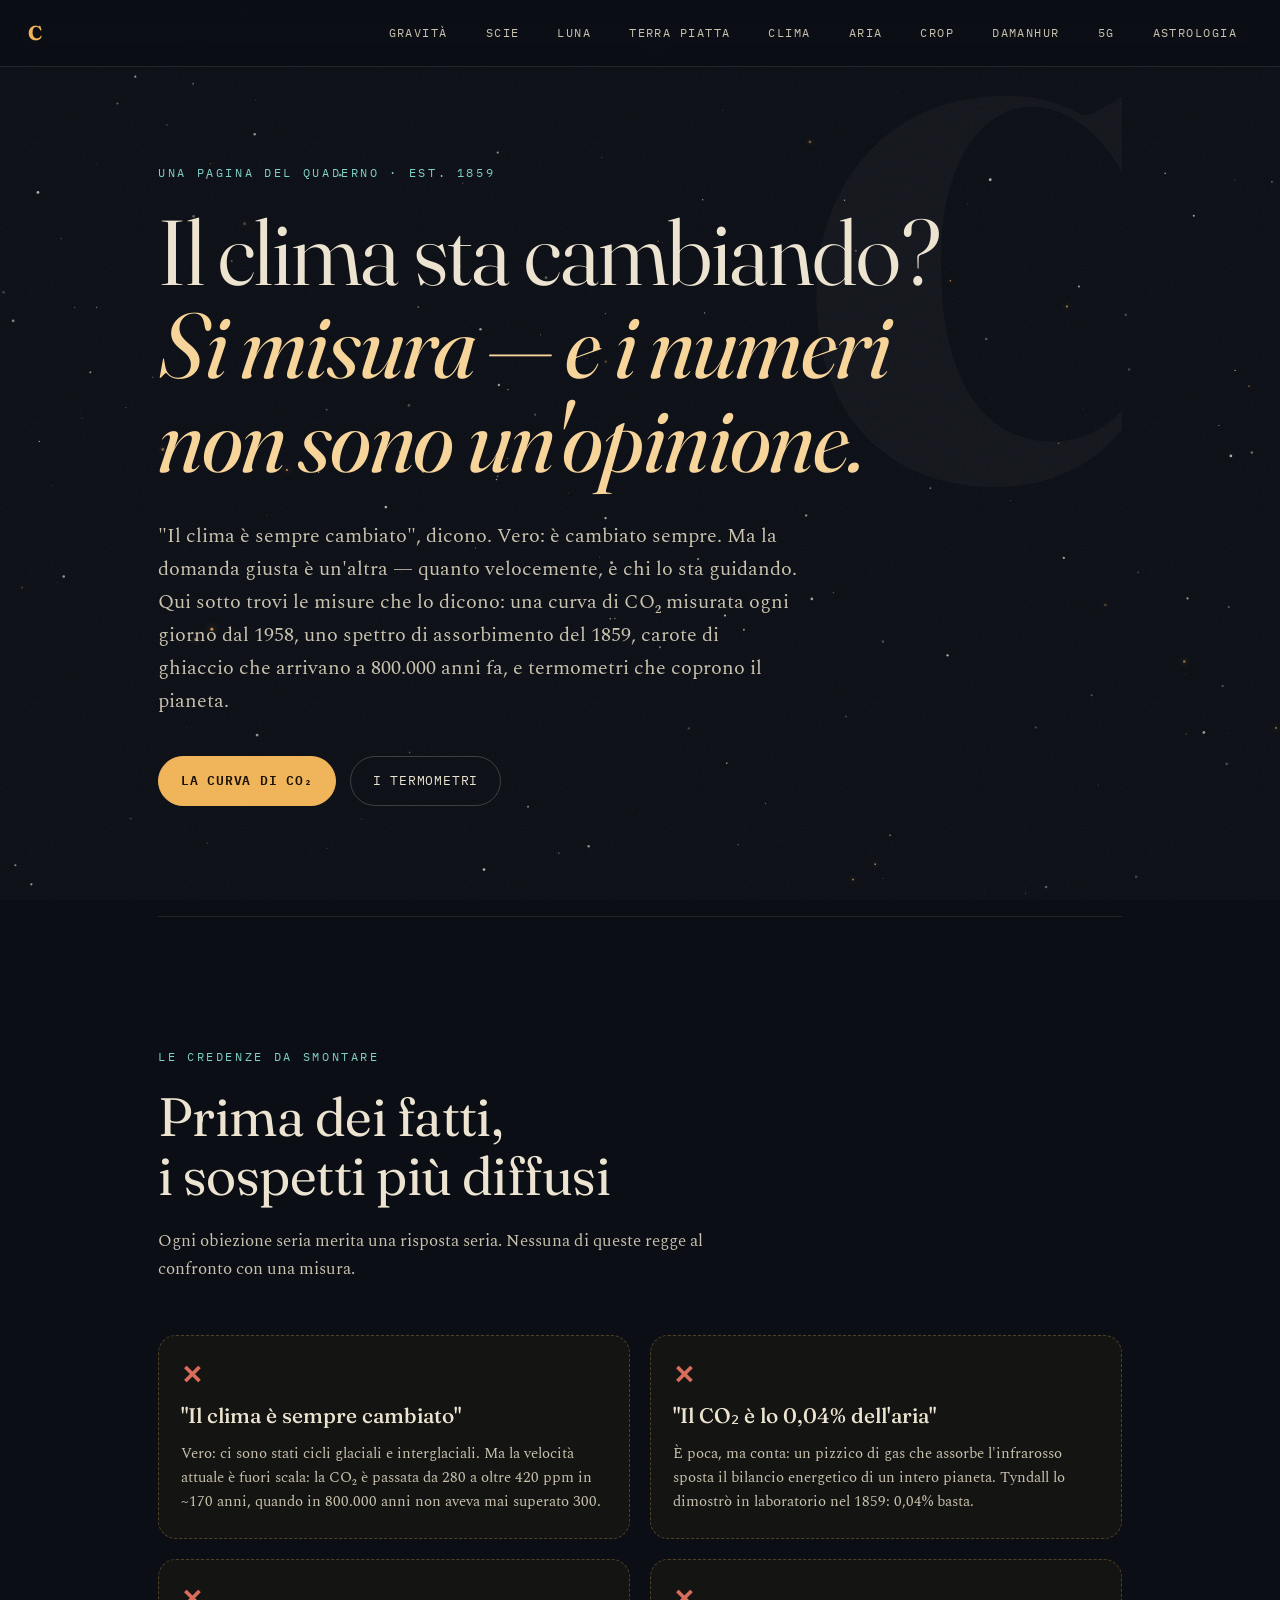
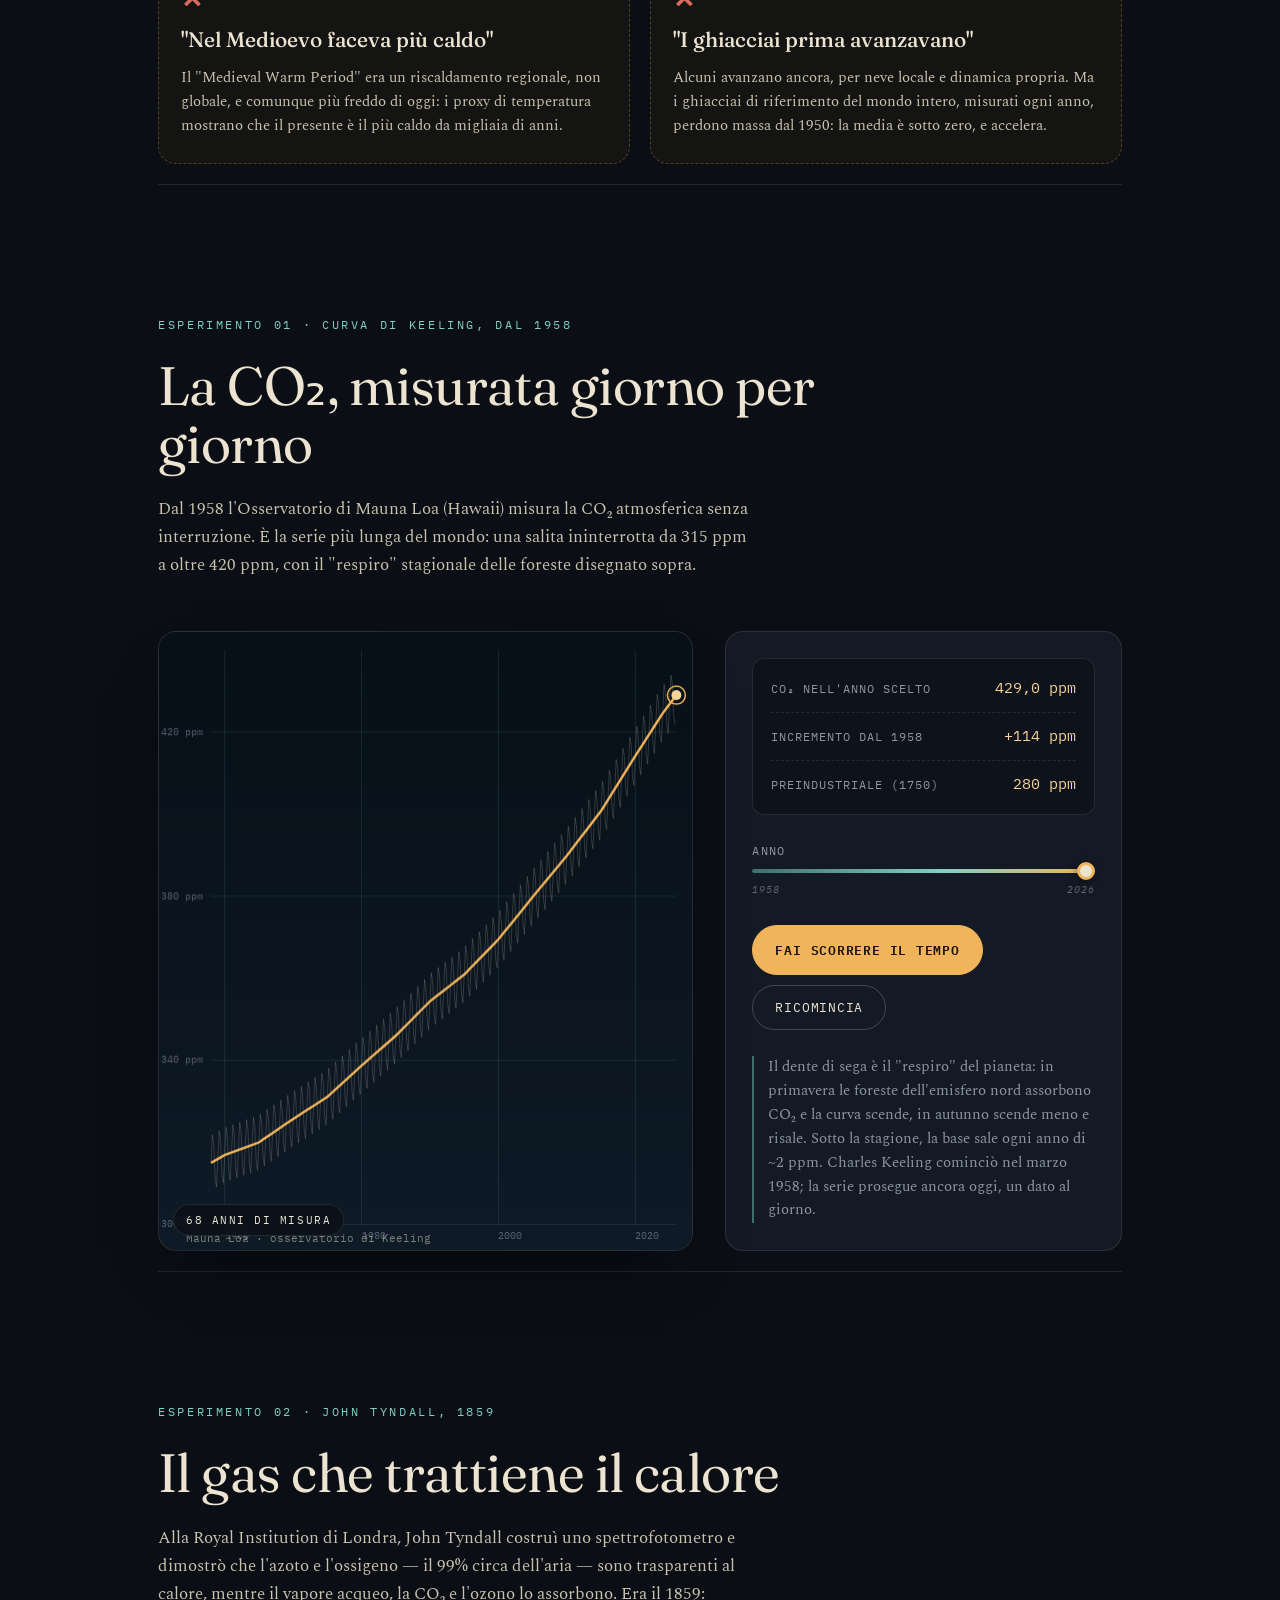
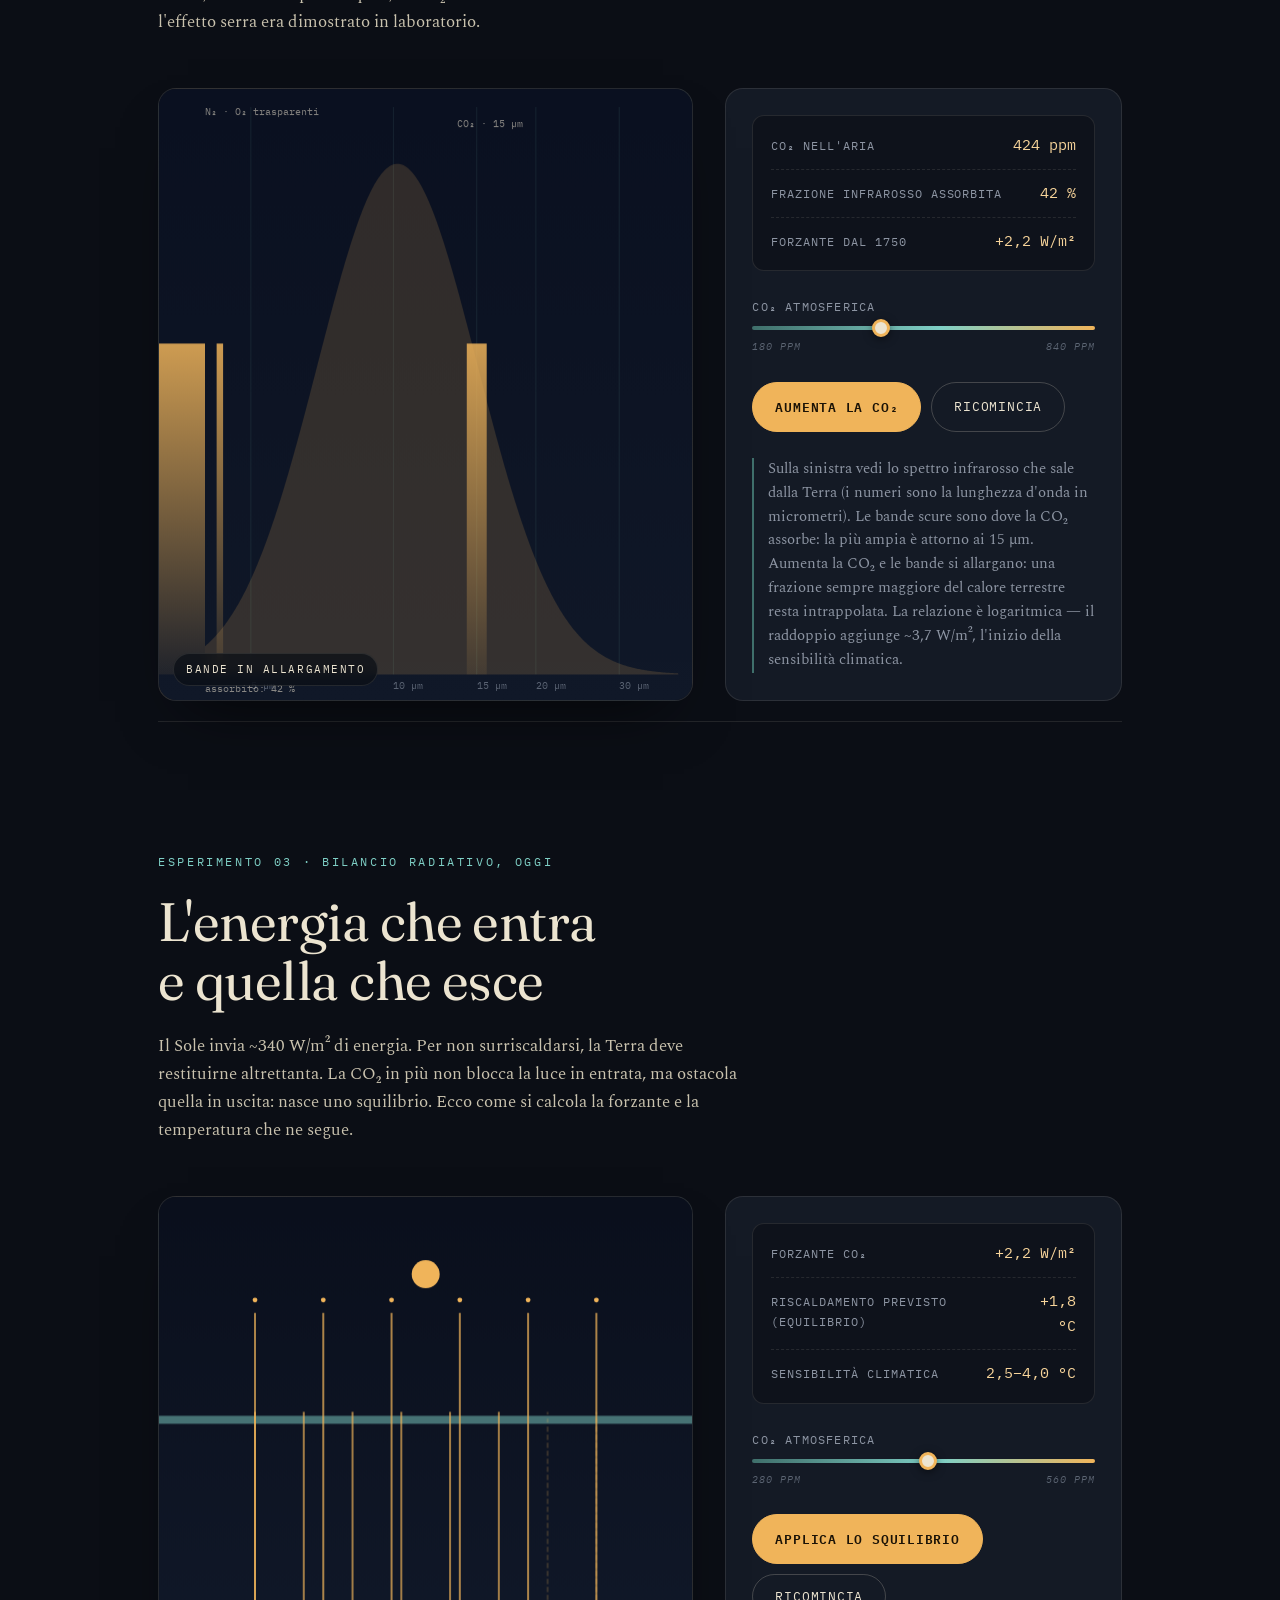
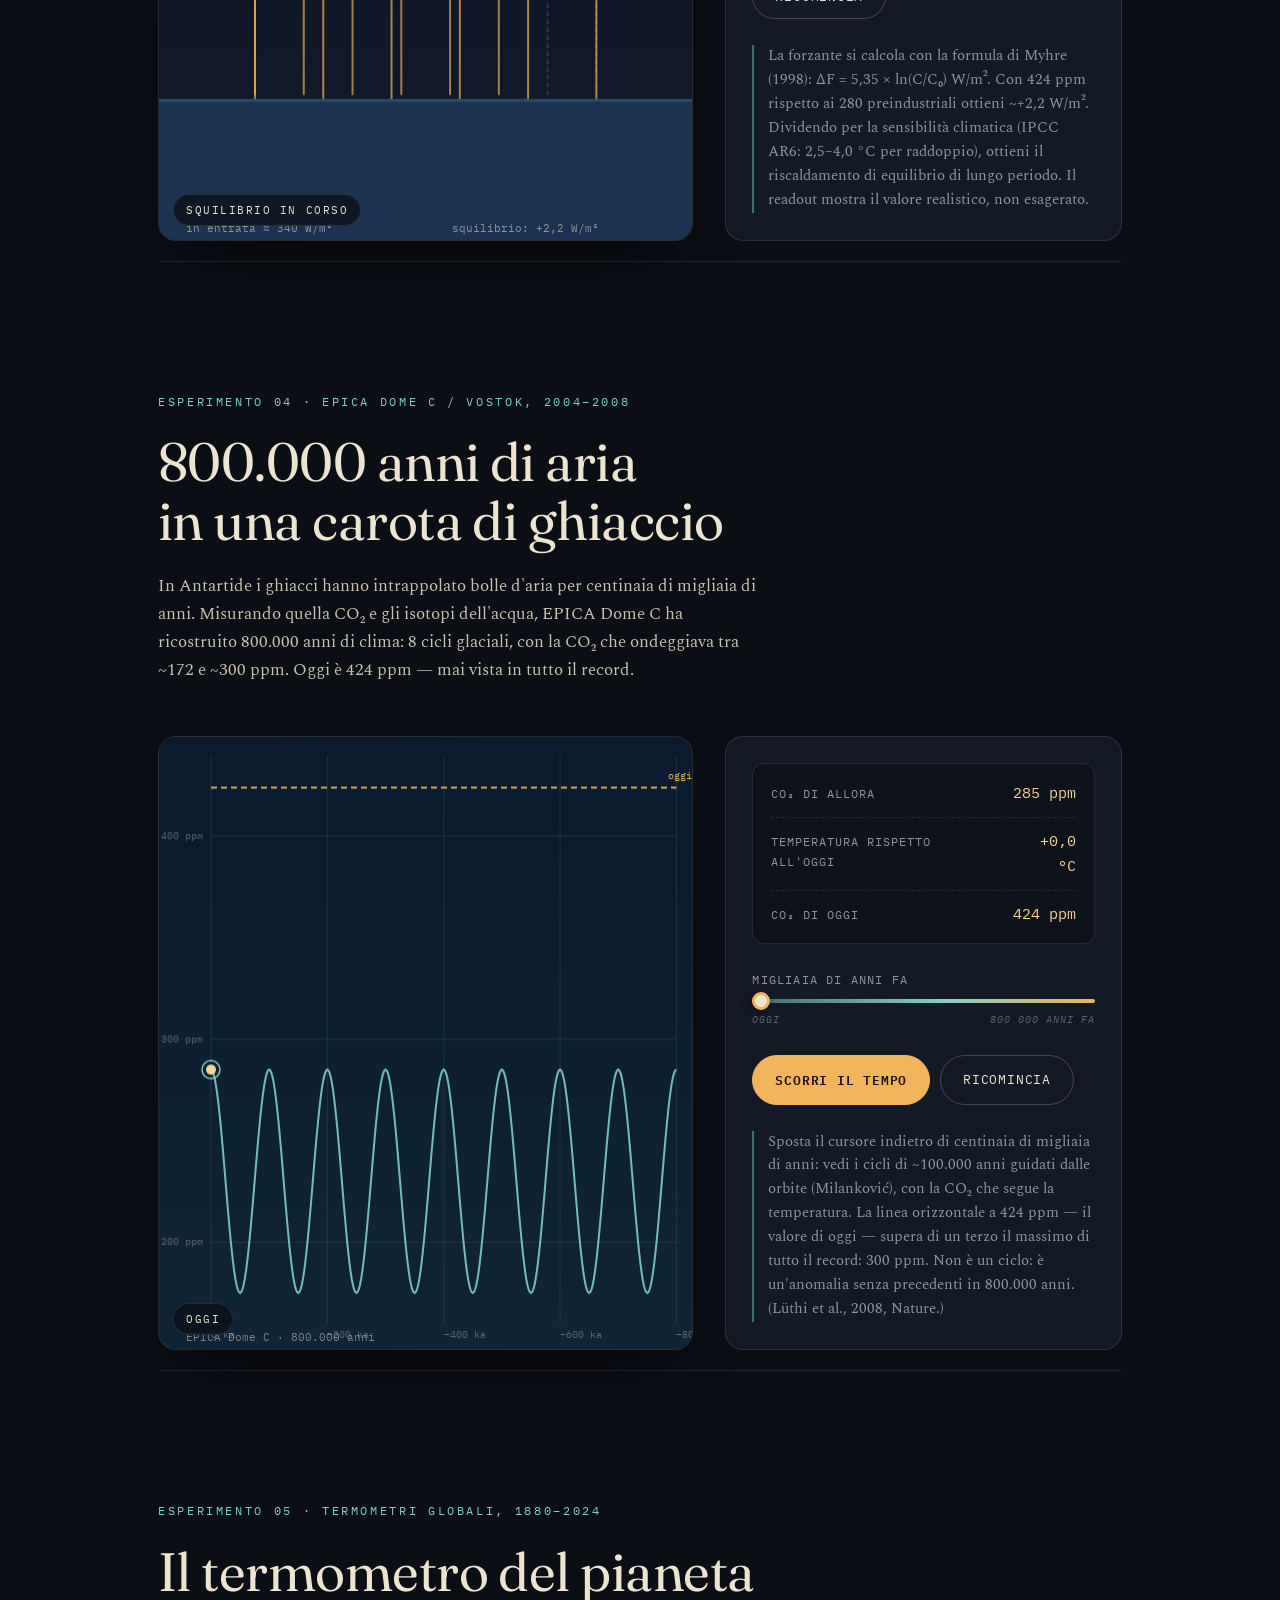
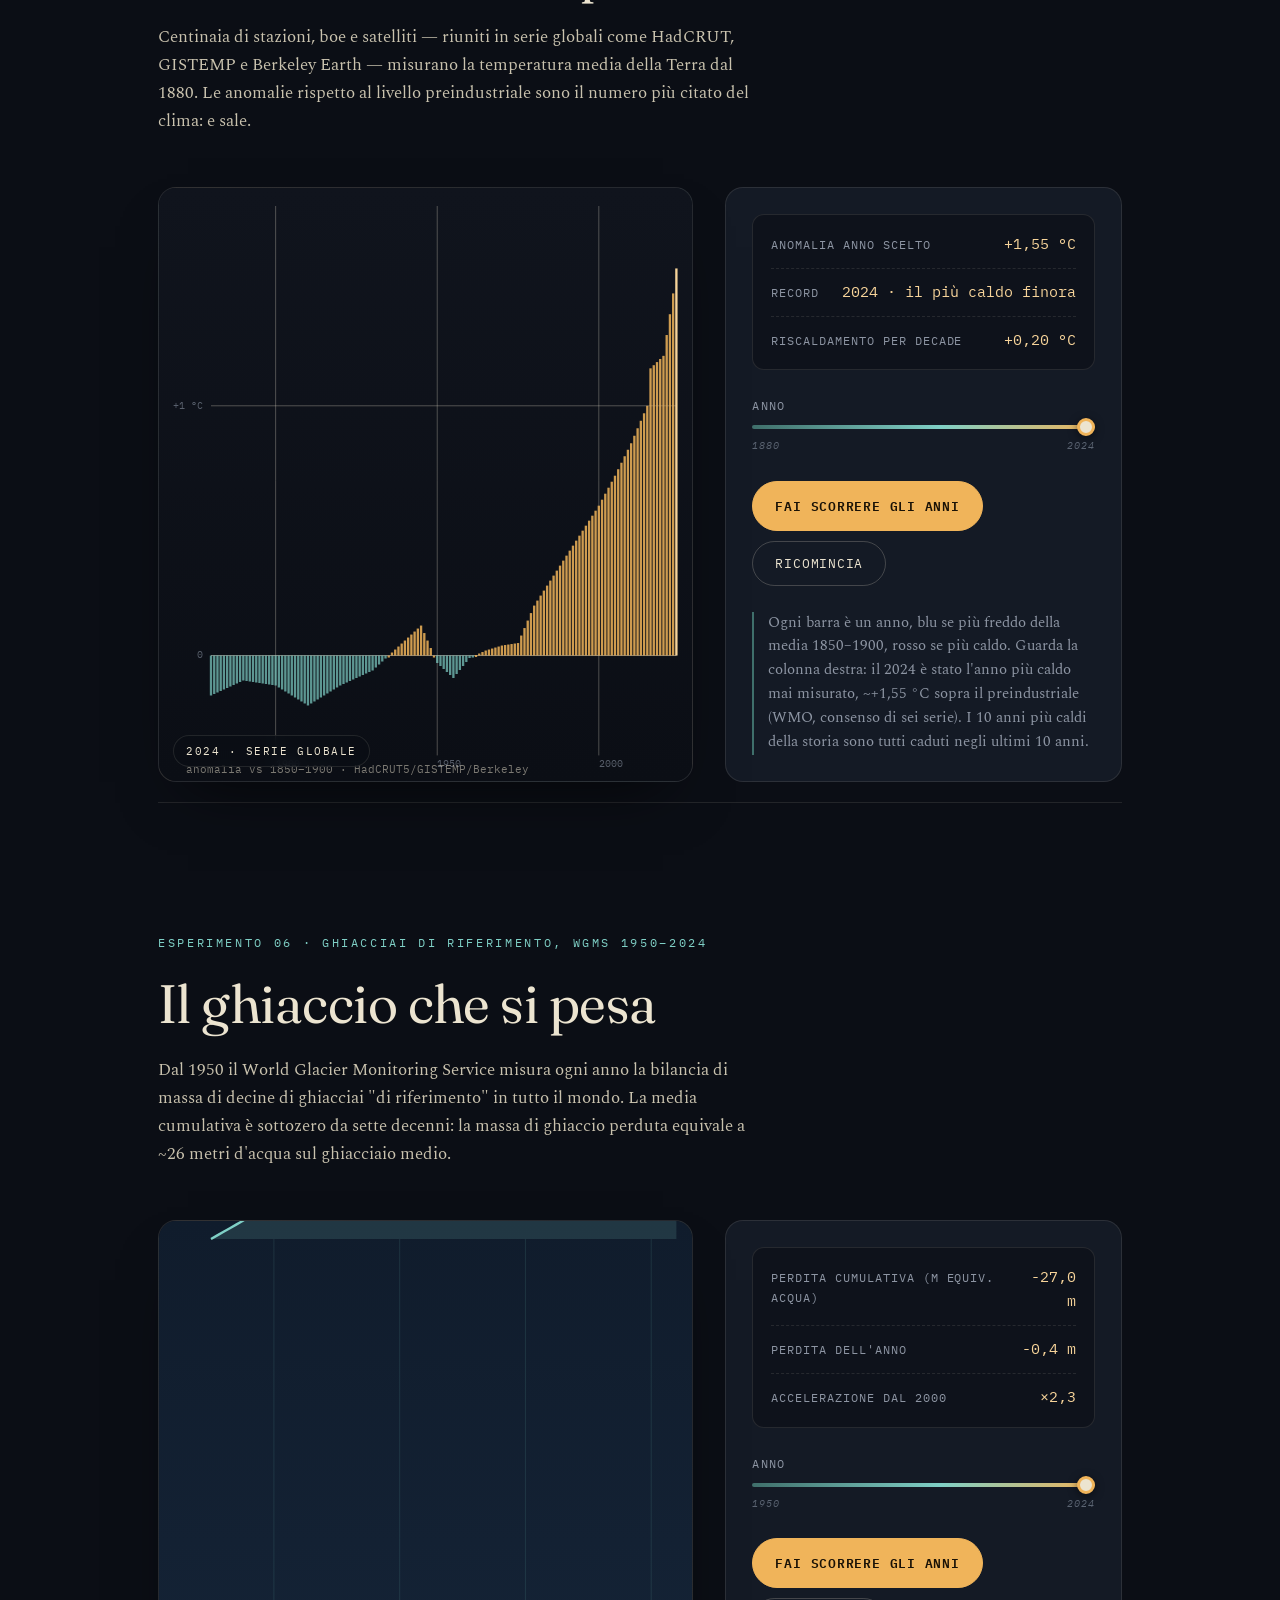
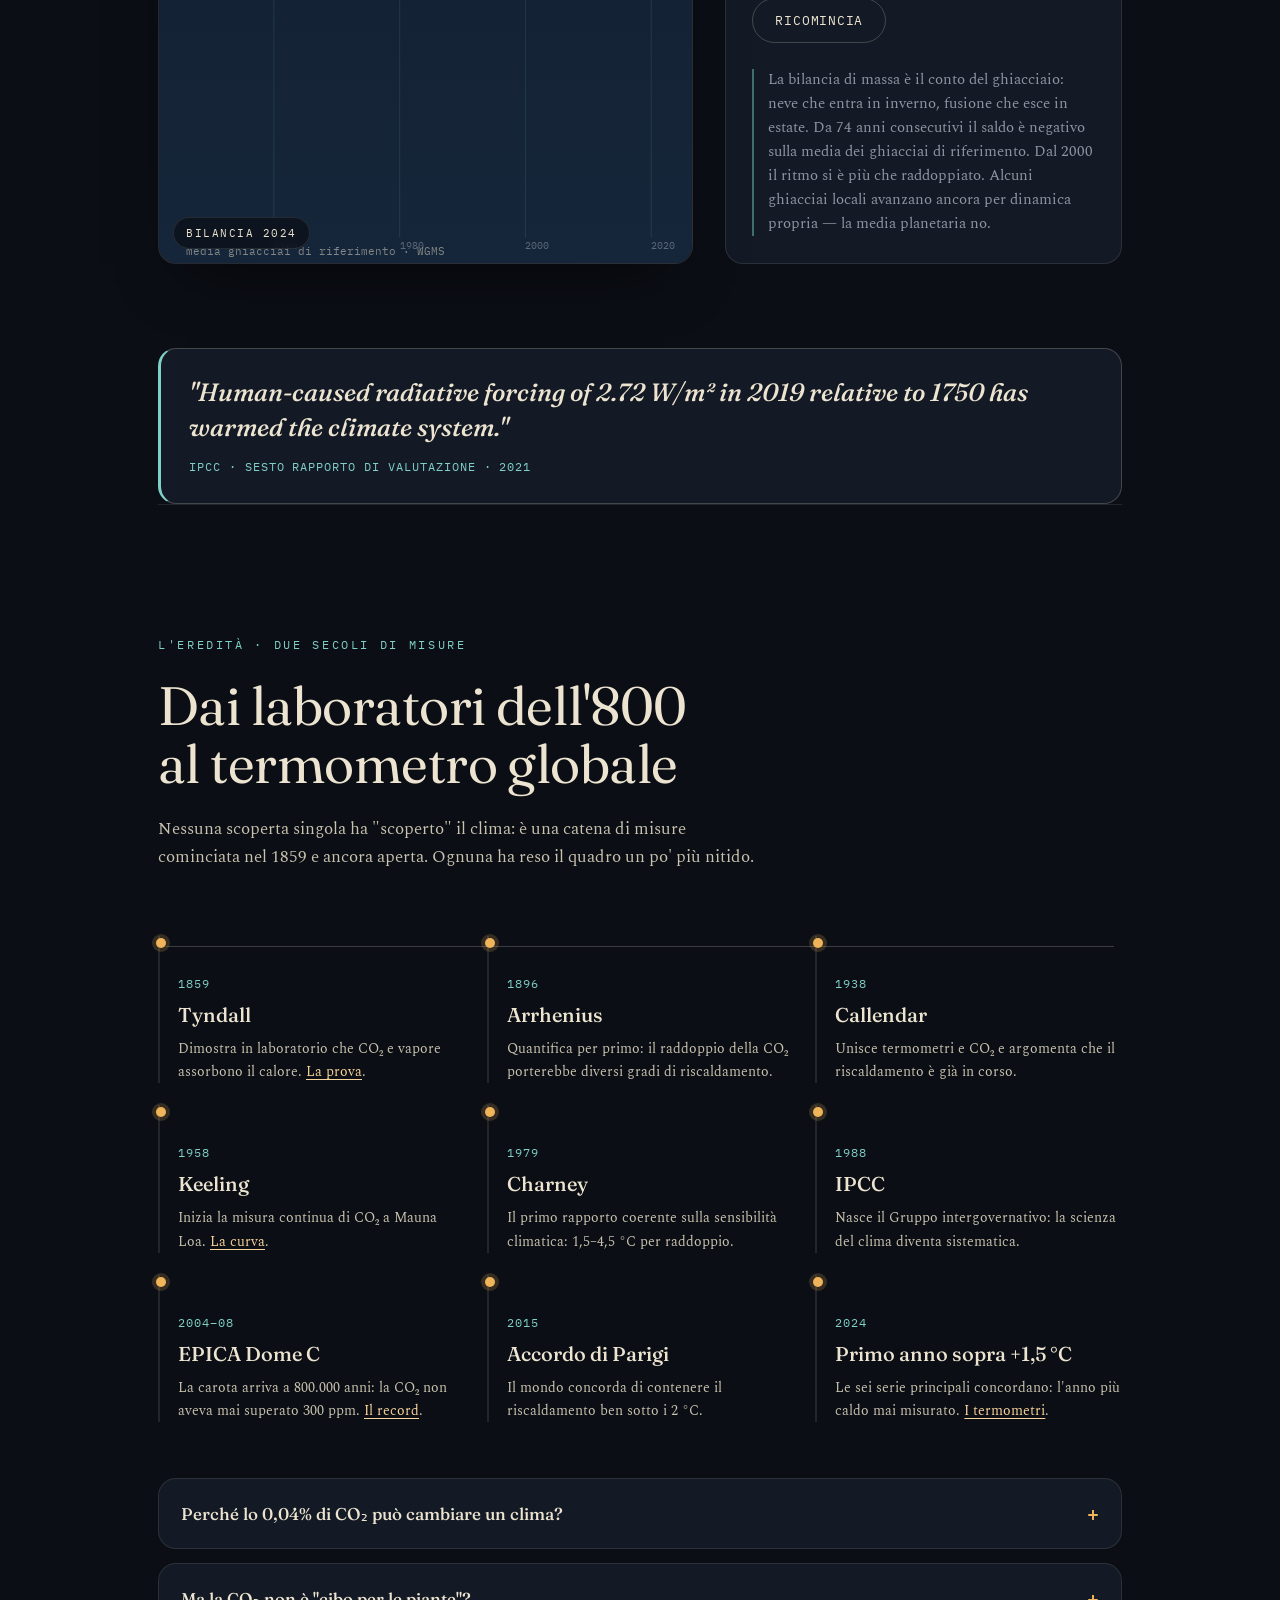
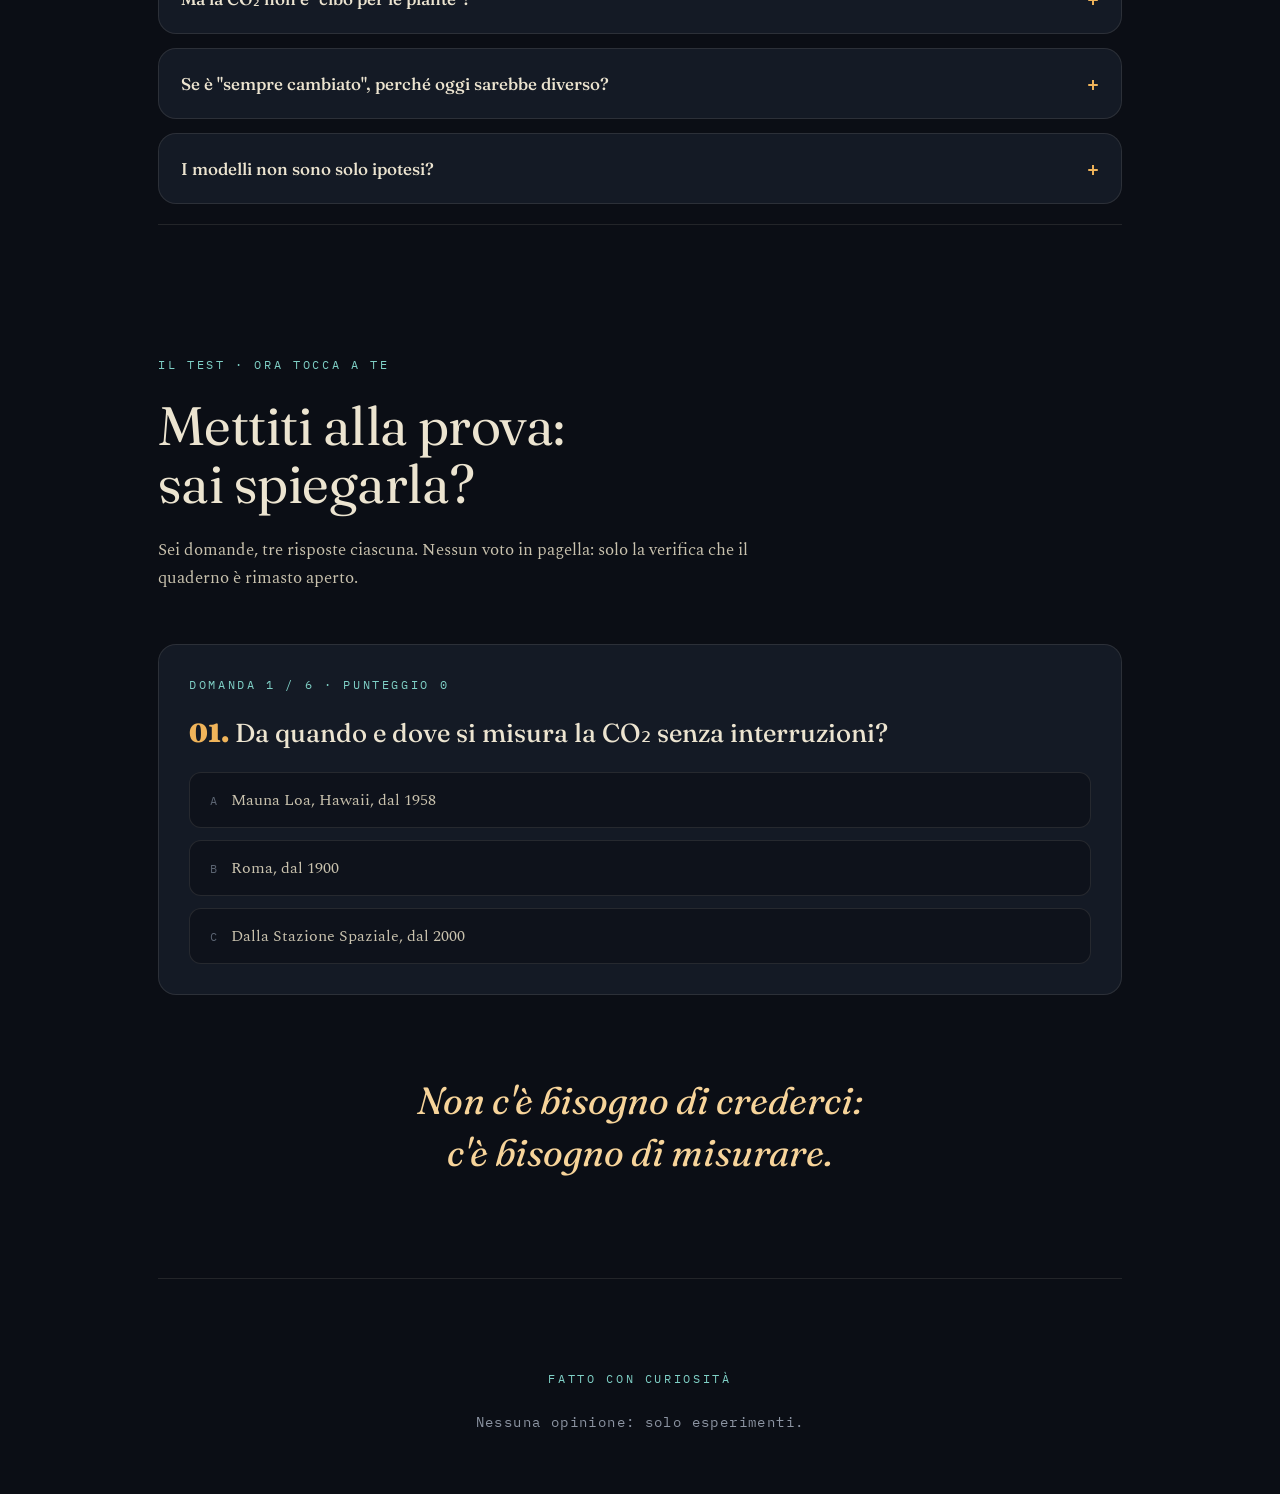
<file: clima.html>
<!DOCTYPE html>
<html lang="it">
<head>
<meta charset="UTF-8">
<meta name="viewport" content="width=device-width, initial-scale=1.0">
<title>Il Clima che Cambia · Quaderno di esperimenti</title>
<link rel="icon" href="data:image/svg+xml,%3Csvg xmlns='http://www.w3.org/2000/svg' viewBox='0 0 32 32'%3E%3Ccircle cx='16' cy='16' r='7' fill='%23f0b45a'/%3E%3Ccircle cx='16' cy='16' r='12' fill='none' stroke='%237fd0c6' stroke-opacity='0.4' stroke-width='1.5'/%3E%3C/svg%3E">
<link rel="preconnect" href="https://fonts.googleapis.com">
<link rel="preconnect" href="https://fonts.gstatic.com" crossorigin>
<link href="https://fonts.googleapis.com/css2?family=Fraunces:ital,opsz,wght@0,9..144,300..900;1,9..144,300..900&family=Spectral:ital,wght@0,300;0,400;0,500;1,400;1,500&family=IBM+Plex+Mono:wght@400;500;600&display=swap" rel="stylesheet">
<link rel="stylesheet" href="styles.css">
<style>
  .hero::before { content: "C"; }
</style>
</head>
<body>

<div class="grain" aria-hidden="true"></div>
<canvas id="starfield" aria-hidden="true"></canvas>

<nav class="navbar" aria-label="Navigazione principale">
  <a class="navbar-brand" href="index.html" aria-label="Vai a Gravità">C</a>
  <div class="navbar-links">
    <a class="navbar-link" href="index.html">Gravità</a>
    <a class="navbar-link" href="scie.html">Scie</a>
    <a class="navbar-link" href="luna.html">Luna</a>
    <a class="navbar-link" href="terrapiatta.html">Terra Piatta</a>
    <a class="navbar-link" href="#top">Clima</a>
    <a class="navbar-link" href="inquinamento.html">Aria</a>
    <a class="navbar-link" href="cropcircles.html">Crop</a>
    <a class="navbar-link" href="damanhur.html">Damanhur</a>
    <a class="navbar-link" href="cinque.html">5G</a>
    <a class="navbar-link" href="astrologia.html">Astrologia</a>
  </div>
</nav>

<div class="shell">

  <header class="hero hero--page" id="top">
    <p class="eyebrow">Una pagina del quaderno · est. 1859</p>
    <h1 class="hero-title">
      Il clima sta cambiando?<br>
      <em>Si misura — e i numeri<br>non sono un'opinione.</em>
    </h1>
    <p class="hero-sub">
      "Il clima è sempre cambiato", dicono. Vero: è cambiato sempre. Ma la
      domanda giusta è un'altra — quanto velocemente, e chi lo sta guidando.
      Qui sotto trovi le misure che lo dicono: una curva di CO₂ misurata ogni
      giorno dal 1958, uno spettro di assorbimento del 1859, carote di ghiaccio
      che arrivano a 800.000 anni fa, e termometri che coprono il pianeta.
    </p>
    <div class="hero-actions">
      <a href="#keeling" class="btn btn-primary">La curva di CO₂</a>
      <a href="#temp" class="btn btn-ghost">I termometri</a>
    </div>
  </header>

  <main>

    <section class="experiment">
      <div class="section-head reveal">
        <p class="eyebrow">Le credenze da smontare</p>
        <h2>Prima dei fatti,<br>i sospetti più diffusi</h2>
        <p class="lede">
          Ogni obiezione seria merita una risposta seria. Nessuna di queste
          regge al confronto con una misura.
        </p>
      </div>

      <div class="cards cards--myth reveal">
        <article class="card">
          <span class="card-num">✕</span>
          <h3>"Il clima è sempre cambiato"</h3>
          <p>
            Vero: ci sono stati cicli glaciali e interglaciali. Ma la velocità
            attuale è fuori scala: la CO₂ è passata da 280 a oltre 420 ppm in
            ~170 anni, quando in 800.000 anni non aveva mai superato 300.
          </p>
        </article>
        <article class="card">
          <span class="card-num">✕</span>
          <h3>"Il CO₂ è lo 0,04% dell'aria"</h3>
          <p>
            È poca, ma conta: un pizzico di gas che assorbe l'infrarosso
            sposta il bilancio energetico di un intero pianeta. Tyndall lo
            dimostrò in laboratorio nel 1859: 0,04% basta.
          </p>
        </article>
        <article class="card">
          <span class="card-num">✕</span>
          <h3>"Nel Medioevo faceva più caldo"</h3>
          <p>
            Il "Medieval Warm Period" era un riscaldamento regionale, non
            globale, e comunque più freddo di oggi: i proxy di temperatura
            mostrano che il presente è il più caldo da migliaia di anni.
          </p>
        </article>
        <article class="card">
          <span class="card-num">✕</span>
          <h3>"I ghiacciai prima avanzavano"</h3>
          <p>
            Alcuni avanzano ancora, per neve locale e dinamica propria. Ma i
            ghiacciai di riferimento del mondo intero, misurati ogni anno,
            perdono massa dal 1950: la media è sotto zero, e accelera.
          </p>
        </article>
      </div>
    </section>

    <section id="keeling" class="experiment">
      <div class="section-head reveal">
        <p class="eyebrow">Esperimento 01 · Curva di Keeling, dal 1958</p>
        <h2>La CO₂, misurata giorno per giorno</h2>
        <p class="lede">
          Dal 1958 l'Osservatorio di Mauna Loa (Hawaii) misura la CO₂
          atmosferica senza interruzione. È la serie più lunga del mondo:
          una salita ininterrotta da 315 ppm a oltre 420 ppm, con il "respiro"
          stagionale delle foreste disegnato sopra.
        </p>
      </div>

      <div class="lab-grid reveal">
        <figure class="lab-canvas-wrap">
          <canvas id="canvas-keeling" class="lab-canvas lab-canvas--wide"></canvas>
          <div class="lab-overlay lab-overlay--bottom">
            <span class="chip" id="keeling-chip">68 anni di misura</span>
          </div>
        </figure>

        <div class="lab-panel">
          <div class="readout">
            <div class="readout-row">
              <span class="readout-key">CO₂ nell'anno scelto</span>
              <span class="readout-val" id="keeling-ppm">424,6 ppm</span>
            </div>
            <div class="readout-row">
              <span class="readout-key">incremento dal 1958</span>
              <span class="readout-val" id="keeling-inc">+110 ppm</span>
            </div>
            <div class="readout-row">
              <span class="readout-key">preindustriale (1750)</span>
              <span class="readout-val" id="keeling-pre">280 ppm</span>
            </div>
          </div>

          <div class="sliders">
            <label class="slider">
              <span class="slider-label">anno</span>
              <input type="range" id="keeling-slider" min="1958" max="2026" step="1" value="2026">
              <span class="slider-scale"><i>1958</i><i>2026</i></span>
            </label>
          </div>

          <div class="controls">
            <button id="keeling-go" class="btn btn-primary" type="button">Fai scorrere il tempo</button>
            <button id="keeling-reset" class="btn btn-ghost" type="button">Ricomincia</button>
          </div>

          <p class="aside">
            Il dente di sega è il "respiro" del pianeta: in primavera le foreste
            dell'emisfero nord assorbono CO₂ e la curva scende, in autunno
            scende meno e risale. Sotto la stagione, la base sale ogni anno di
            ~2 ppm. Charles Keeling cominciò nel marzo 1958; la serie prosegue
            ancora oggi, un dato al giorno.
          </p>
        </div>
      </div>
    </section>

    <section id="tyndall" class="experiment">
      <div class="section-head reveal">
        <p class="eyebrow">Esperimento 02 · John Tyndall, 1859</p>
        <h2>Il gas che trattiene il calore</h2>
        <p class="lede">
          Alla Royal Institution di Londra, John Tyndall costruì uno
          spettrofotometro e dimostrò che l'azoto e l'ossigeno — il 99% circa
          dell'aria — sono trasparenti al calore, mentre il vapore acqueo, la
          CO₂ e l'ozono lo assorbono. Era il 1859: l'effetto serra era
          dimostrato in laboratorio.
        </p>
      </div>

      <div class="lab-grid reveal">
        <figure class="lab-canvas-wrap">
          <canvas id="canvas-tyndall" class="lab-canvas lab-canvas--wide"></canvas>
          <div class="lab-overlay lab-overlay--bottom">
            <span class="chip" id="tyndall-chip">spettro all'infrarosso</span>
          </div>
        </figure>

        <div class="lab-panel">
          <div class="readout">
            <div class="readout-row">
              <span class="readout-key">CO₂ nell'aria</span>
              <span class="readout-val" id="tyndall-co2">424 ppm</span>
            </div>
            <div class="readout-row">
              <span class="readout-key">frazione infrarosso assorbita</span>
              <span class="readout-val" id="tyndall-abs">42 %</span>
            </div>
            <div class="readout-row">
              <span class="readout-key">forzante dal 1750</span>
              <span class="readout-val" id="tyndall-forz">+2,2 W/m²</span>
            </div>
          </div>

          <div class="sliders">
            <label class="slider">
              <span class="slider-label">CO₂ atmosferica</span>
              <input type="range" id="tyndall-slider" min="180" max="840" step="1" value="424">
              <span class="slider-scale"><i>180 ppm</i><i>840 ppm</i></span>
            </label>
          </div>

          <div class="controls">
            <button id="tyndall-go" class="btn btn-primary" type="button">Aumenta la CO₂</button>
            <button id="tyndall-reset" class="btn btn-ghost" type="button">Ricomincia</button>
          </div>

          <p class="aside">
            Sulla sinistra vedi lo spettro infrarosso che sale dalla Terra
            (i numeri sono la lunghezza d'onda in micrometri). Le bande scure
            sono dove la CO₂ assorbe: la più ampia è attorno ai 15 µm. Aumenta
            la CO₂ e le bande si allargano: una frazione sempre maggiore del
            calore terrestre resta intrappolata. La relazione è logaritmica —
            il raddoppio aggiunge ~3,7 W/m², l'inizio della sensibilità climatica.
          </p>
        </div>
      </div>
    </section>

    <section id="forzante" class="experiment">
      <div class="section-head reveal">
        <p class="eyebrow">Esperimento 03 · Bilancio radiativo, oggi</p>
        <h2>L'energia che entra<br>e quella che esce</h2>
        <p class="lede">
          Il Sole invia ~340 W/m² di energia. Per non surriscaldarsi, la Terra
          deve restituirne altrettanta. La CO₂ in più non blocca la luce in
          entrata, ma ostacola quella in uscita: nasce uno squilibrio. Ecco
          come si calcola la forzante e la temperatura che ne segue.
        </p>
      </div>

      <div class="lab-grid reveal">
        <figure class="lab-canvas-wrap">
          <canvas id="canvas-forzante" class="lab-canvas lab-canvas--wide"></canvas>
          <div class="lab-overlay lab-overlay--bottom">
            <span class="chip" id="forzante-chip">bilancio in equilibrio</span>
          </div>
        </figure>

        <div class="lab-panel">
          <div class="readout">
            <div class="readout-row">
              <span class="readout-key">forzante CO₂</span>
              <span class="readout-val" id="forzante-df">+2,2 W/m²</span>
            </div>
            <div class="readout-row">
              <span class="readout-key">riscaldamento previsto (equilibrio)</span>
              <span class="readout-val" id="forzante-dt">+1,8 °C</span>
            </div>
            <div class="readout-row">
              <span class="readout-key">sensibilità climatica</span>
              <span class="readout-val" id="forzante-sens">2,5–4,0 °C</span>
            </div>
          </div>

          <div class="sliders">
            <label class="slider">
              <span class="slider-label">CO₂ atmosferica</span>
              <input type="range" id="forzante-slider" min="280" max="560" step="1" value="424">
              <span class="slider-scale"><i>280 ppm</i><i>560 ppm</i></span>
            </label>
          </div>

          <div class="controls">
            <button id="forzante-go" class="btn btn-primary" type="button">Applica lo squilibrio</button>
            <button id="forzante-reset" class="btn btn-ghost" type="button">Ricomincia</button>
          </div>

          <p class="aside">
            La forzante si calcola con la formula di Myhre (1998):
            ΔF = 5,35 × ln(C/C₀) W/m². Con 424 ppm rispetto ai 280
            preindustriali ottieni ~+2,2 W/m². Dividendo per la sensibilità
            climatica (IPCC AR6: 2,5–4,0 °C per raddoppio), ottieni il
            riscaldamento di equilibrio di lungo periodo. Il readout mostra il
            valore realistico, non esagerato.
          </p>
        </div>
      </div>
    </section>

    <section id="carote" class="experiment">
      <div class="section-head reveal">
        <p class="eyebrow">Esperimento 04 · EPICA Dome C / Vostok, 2004–2008</p>
        <h2>800.000 anni di aria<br>in una carota di ghiaccio</h2>
        <p class="lede">
          In Antartide i ghiacci hanno intrappolato bolle d'aria per centinaia
          di migliaia di anni. Misurando quella CO₂ e gli isotopi dell'acqua,
          EPICA Dome C ha ricostruito 800.000 anni di clima: 8 cicli glaciali,
          con la CO₂ che ondeggiava tra ~172 e ~300 ppm. Oggi è 424 ppm — mai
          vista in tutto il record.
        </p>
      </div>

      <div class="lab-grid reveal">
        <figure class="lab-canvas-wrap">
          <canvas id="canvas-carote" class="lab-canvas lab-canvas--wide"></canvas>
          <div class="lab-overlay lab-overlay--bottom">
            <span class="chip" id="carote-chip">800.000 anni di record</span>
          </div>
        </figure>

        <div class="lab-panel">
          <div class="readout">
            <div class="readout-row">
              <span class="readout-key">CO₂ di allora</span>
              <span class="readout-val" id="carote-co2">280 ppm</span>
            </div>
            <div class="readout-row">
              <span class="readout-key">temperatura rispetto all'oggi</span>
              <span class="readout-val" id="carote-dt">+0,0 °C</span>
            </div>
            <div class="readout-row">
              <span class="readout-key">CO₂ di oggi</span>
              <span class="readout-val" id="carote-oggi">424 ppm</span>
            </div>
          </div>

          <div class="sliders">
            <label class="slider">
              <span class="slider-label">migliaia di anni fa</span>
              <input type="range" id="carote-slider" min="0" max="800" step="1" value="0">
              <span class="slider-scale"><i>oggi</i><i>800.000 anni fa</i></span>
            </label>
          </div>

          <div class="controls">
            <button id="carote-go" class="btn btn-primary" type="button">Scorri il tempo</button>
            <button id="carote-reset" class="btn btn-ghost" type="button">Ricomincia</button>
          </div>

          <p class="aside">
            Sposta il cursore indietro di centinaia di migliaia di anni: vedi i
            cicli di ~100.000 anni guidati dalle orbite (Milanković), con la CO₂
            che segue la temperatura. La linea orizzontale a 424 ppm — il valore
            di oggi — supera di un terzo il massimo di tutto il record: 300 ppm.
            Non è un ciclo: è un'anomalia senza precedenti in 800.000 anni.
            (Lüthi et al., 2008, Nature.)
          </p>
        </div>
      </div>
    </section>

    <section id="temp" class="experiment">
      <div class="section-head reveal">
        <p class="eyebrow">Esperimento 05 · Termometri globali, 1880–2024</p>
        <h2>Il termometro del pianeta</h2>
        <p class="lede">
          Centinaia di stazioni, boe e satelliti — riuniti in serie globali come
          HadCRUT, GISTEMP e Berkeley Earth — misurano la temperatura media
          della Terra dal 1880. Le anomalie rispetto al livello preindustriale
          sono il numero più citato del clima: e sale.
        </p>
      </div>

      <div class="lab-grid reveal">
        <figure class="lab-canvas-wrap">
          <canvas id="canvas-temp" class="lab-canvas lab-canvas--wide"></canvas>
          <div class="lab-overlay lab-overlay--bottom">
            <span class="chip" id="temp-chip">serie 1880–2024</span>
          </div>
        </figure>

        <div class="lab-panel">
          <div class="readout">
            <div class="readout-row">
              <span class="readout-key">anomalia anno scelto</span>
              <span class="readout-val" id="temp-anom">+1,55 °C</span>
            </div>
            <div class="readout-row">
              <span class="readout-key">record</span>
              <span class="readout-val" id="temp-rec">2024 · il più caldo finora</span>
            </div>
            <div class="readout-row">
              <span class="readout-key">riscaldamento per decade</span>
              <span class="readout-val" id="temp-rate">+0,20 °C</span>
            </div>
          </div>

          <div class="sliders">
            <label class="slider">
              <span class="slider-label">anno</span>
              <input type="range" id="temp-slider" min="1880" max="2024" step="1" value="2024">
              <span class="slider-scale"><i>1880</i><i>2024</i></span>
            </label>
          </div>

          <div class="controls">
            <button id="temp-go" class="btn btn-primary" type="button">Fai scorrere gli anni</button>
            <button id="temp-reset" class="btn btn-ghost" type="button">Ricomincia</button>
          </div>

          <p class="aside">
            Ogni barra è un anno, blu se più freddo della media 1850–1900,
            rosso se più caldo. Guarda la colonna destra: il 2024 è stato
            l'anno più caldo mai misurato, ~+1,55 °C sopra il preindustriale
            (WMO, consenso di sei serie). I 10 anni più caldi della storia
            sono tutti caduti negli ultimi 10 anni.
          </p>
        </div>
      </div>
    </section>

    <section id="ghiacciai" class="experiment">
      <div class="section-head reveal">
        <p class="eyebrow">Esperimento 06 · Ghiacciai di riferimento, WGMS 1950–2024</p>
        <h2>Il ghiaccio che si pesa</h2>
        <p class="lede">
          Dal 1950 il World Glacier Monitoring Service misura ogni anno la
          bilancia di massa di decine di ghiacciai "di riferimento" in tutto il
          mondo. La media cumulativa è sottozero da sette decenni: la massa di
          ghiaccio perduta equivale a ~26 metri d'acqua sul ghiacciaio medio.
        </p>
      </div>

      <div class="lab-grid reveal">
        <figure class="lab-canvas-wrap">
          <canvas id="canvas-ghiacciai" class="lab-canvas lab-canvas--wide"></canvas>
          <div class="lab-overlay lab-overlay--bottom">
            <span class="chip" id="ghiacciai-chip">bilancia di massa</span>
          </div>
        </figure>

        <div class="lab-panel">
          <div class="readout">
            <div class="readout-row">
              <span class="readout-key">perdita cumulativa (m equiv. acqua)</span>
              <span class="readout-val" id="ghiacciai-cum">−26,0 m</span>
            </div>
            <div class="readout-row">
              <span class="readout-key">perdita dell'anno</span>
              <span class="readout-val" id="ghiacciai-year">−1,1 m</span>
            </div>
            <div class="readout-row">
              <span class="readout-key">accelerazione dal 2000</span>
              <span class="readout-val" id="ghiacciai-acc">−2,8×</span>
            </div>
          </div>

          <div class="sliders">
            <label class="slider">
              <span class="slider-label">anno</span>
              <input type="range" id="ghiacciai-slider" min="1950" max="2024" step="1" value="2024">
              <span class="slider-scale"><i>1950</i><i>2024</i></span>
            </label>
          </div>

          <div class="controls">
            <button id="ghiacciai-go" class="btn btn-primary" type="button">Fai scorrere gli anni</button>
            <button id="ghiacciai-reset" class="btn btn-ghost" type="button">Ricomincia</button>
          </div>

          <p class="aside">
            La bilancia di massa è il conto del ghiacciaio: neve che entra in
            inverno, fusione che esce in estate. Da 74 anni consecutivi il
            saldo è negativo sulla media dei ghiacciai di riferimento. Dal 2000
            il ritmo si è più che raddoppiato. Alcuni ghiacciai locali avanzano
            ancora per dinamica propria — la media planetaria no.
          </p>
        </div>
      </div>
    </section>

    <div class="press reveal">
      <p class="press-quote">
        "Human-caused radiative forcing of 2.72 W/m² in 2019 relative to 1750
        has warmed the climate system."
      </p>
      <p class="press-byline">IPCC · Sesto rapporto di valutazione · 2021</p>
    </div>

    <section id="storia" class="experiment">
      <div class="section-head reveal">
        <p class="eyebrow">L'eredità · Due secoli di misure</p>
        <h2>Dai laboratori dell'800<br>al termometro globale</h2>
        <p class="lede">
          Nessuna scoperta singola ha "scoperto" il clima: è una catena di
          misure cominciata nel 1859 e ancora aperta. Ognuna ha reso il quadro
          un po' più nitido.
        </p>
      </div>

      <div class="timeline reveal">
        <ol class="timeline-track">
          <li>
            <span class="timeline-year">1859</span>
            <h4>Tyndall</h4>
            <p>Dimostra in laboratorio che CO₂ e vapore assorbono il calore. <a href="#tyndall">La prova</a>.</p>
          </li>
          <li>
            <span class="timeline-year">1896</span>
            <h4>Arrhenius</h4>
            <p>Quantifica per primo: il raddoppio della CO₂ porterebbe diversi gradi di riscaldamento.</p>
          </li>
          <li>
            <span class="timeline-year">1938</span>
            <h4>Callendar</h4>
            <p>Unisce termometri e CO₂ e argomenta che il riscaldamento è già in corso.</p>
          </li>
          <li>
            <span class="timeline-year">1958</span>
            <h4>Keeling</h4>
            <p>Inizia la misura continua di CO₂ a Mauna Loa. <a href="#keeling">La curva</a>.</p>
          </li>
          <li>
            <span class="timeline-year">1979</span>
            <h4>Charney</h4>
            <p>Il primo rapporto coerente sulla sensibilità climatica: 1,5–4,5 °C per raddoppio.</p>
          </li>
          <li>
            <span class="timeline-year">1988</span>
            <h4>IPCC</h4>
            <p>Nasce il Gruppo intergovernativo: la scienza del clima diventa sistematica.</p>
          </li>
          <li>
            <span class="timeline-year">2004–08</span>
            <h4>EPICA Dome C</h4>
            <p>La carota arriva a 800.000 anni: la CO₂ non aveva mai superato 300 ppm. <a href="#carote">Il record</a>.</p>
          </li>
          <li>
            <span class="timeline-year">2015</span>
            <h4>Accordo di Parigi</h4>
            <p>Il mondo concorda di contenere il riscaldamento ben sotto i 2 °C.</p>
          </li>
          <li>
            <span class="timeline-year">2024</span>
            <h4>Primo anno sopra +1,5 °C</h4>
            <p>Le sei serie principali concordano: l'anno più caldo mai misurato. <a href="#temp">I termometri</a>.</p>
          </li>
        </ol>
      </div>

      <div class="deepdive reveal">
        <details>
          <summary>Perché lo 0,04% di CO₂ può cambiare un clima?</summary>
          <p>
            Perché è un gas che assorbe l'infrarosso. L'aria è per il ~99%
            azoto e ossigeno, che sono trasparenti al calore: la luce solare
            arriva, scalda la superficie, e la Terra emette infrarosso. La CO₂,
            anche in tracce, intercetta parte di quel flusso in uscita e lo
            rinvia verso il basso. Un pizzico basta perché l'effetto è
            logaritmico nella concentrazione: ogni raddoppio aggiunge la stessa
            quantità di energia, ~3,7 W/m².
          </p>
        </details>
        <details>
          <summary>Ma la CO₂ non è "cibo per le piante"?</summary>
          <p>
            Lo è, e le piante ne assorbono di più (è il "fertilizzazione da
            CO₂"): per questo la curva di Keeling scende in estate. Ma la
            quantità emessa dall'uomo è così grande che l'assorbimento non
            basta: la base della curva sale ogni anno di ~2 ppm. Il respiro
            stagionale cresce, il livello medio continua a salire.
          </p>
        </details>
        <details>
          <summary>Se è "sempre cambiato", perché oggi sarebbe diverso?</summary>
          <p>
            La differenza è il ritmo. Nei cicli glaciali la CO₂ cambiava di
            decine di ppm nell'arco di migliaia di anni; oggi è salita di
            ~140 ppm in 170 anni — ordini di grandezza più veloce. E la causa è
            misurabile: l'isotopo del carbonio nella CO₂ nuova (più
            <sup>12</sup>C, meno <sup>14</sup>C) è esattamente quello dei
            combustibili fossili.
          </p>
        </details>
        <details>
          <summary>I modelli non sono solo ipotesi?</summary>
          <p>
            I modelli nascono dalla fisica del bilancio radiativo — quello
            dell'esperimento 03 — e dalle leggi dei gas. E vengono testati: il
            modello di Arrhenius del 1896 e le previsioni degli anni '70 hanno
            indovinato la direzione del riscaldamento osservato. La conferma
            finale non è il modello, ma il termometro: la Terra si sta
            comportando come previsto.
          </p>
        </details>
      </div>
    </section>

    <section id="quiz" class="experiment">
      <div class="section-head reveal">
        <p class="eyebrow">Il test · Ora tocca a te</p>
        <h2>Mettiti alla prova:<br>sai spiegarla?</h2>
        <p class="lede">
          Sei domande, tre risposte ciascuna. Nessun voto in pagella: solo la
          verifica che il quaderno è rimasto aperto.
        </p>
      </div>

      <div id="quiz-root" class="quiz reveal"></div>
    </section>

  </main>

  <p class="closing reveal">
    Non c'è bisogno di crederci:<br>
    c'è bisogno di misurare.
  </p>

  <footer class="footer">
    <p class="eyebrow">Fatto con curiosità</p>
    <p>Nessuna opinione: solo esperimenti.</p>
  </footer>

</div>

<script src="clima.js"></script>
</body>
</html>
</file>
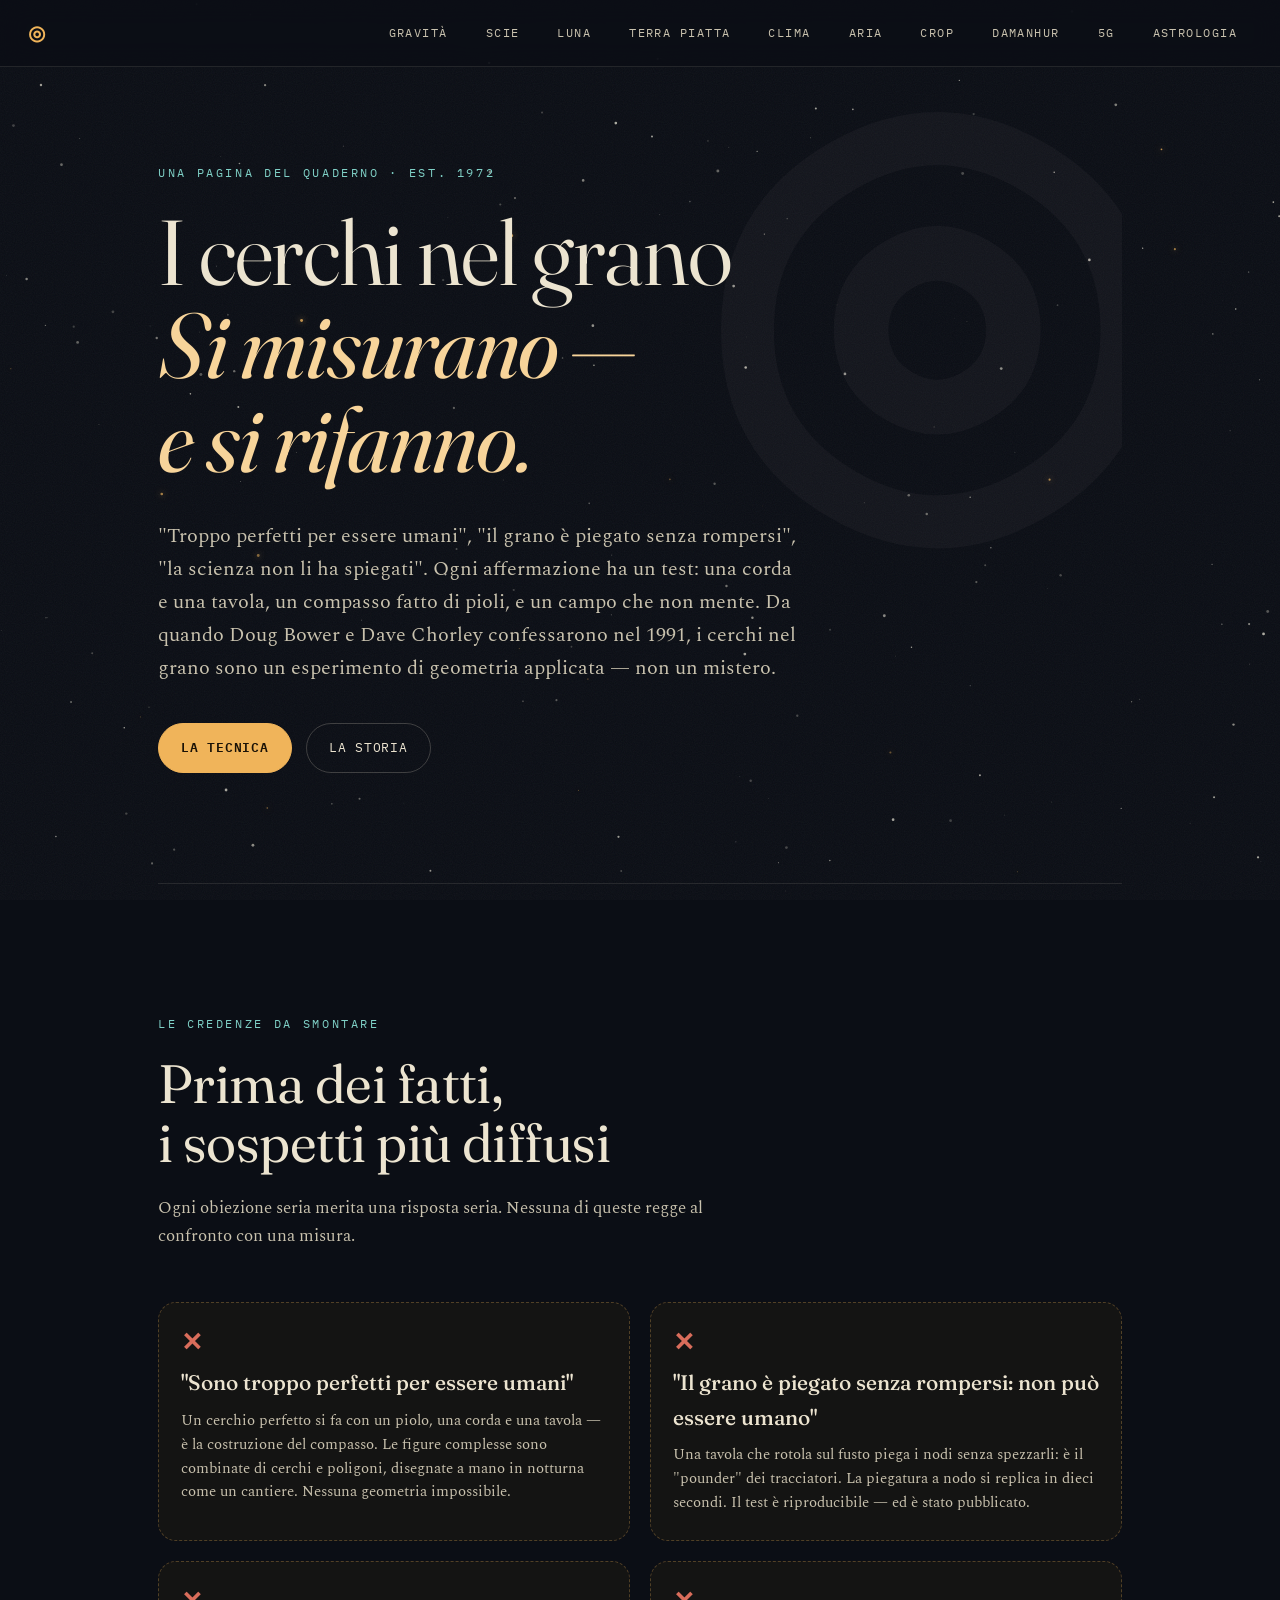
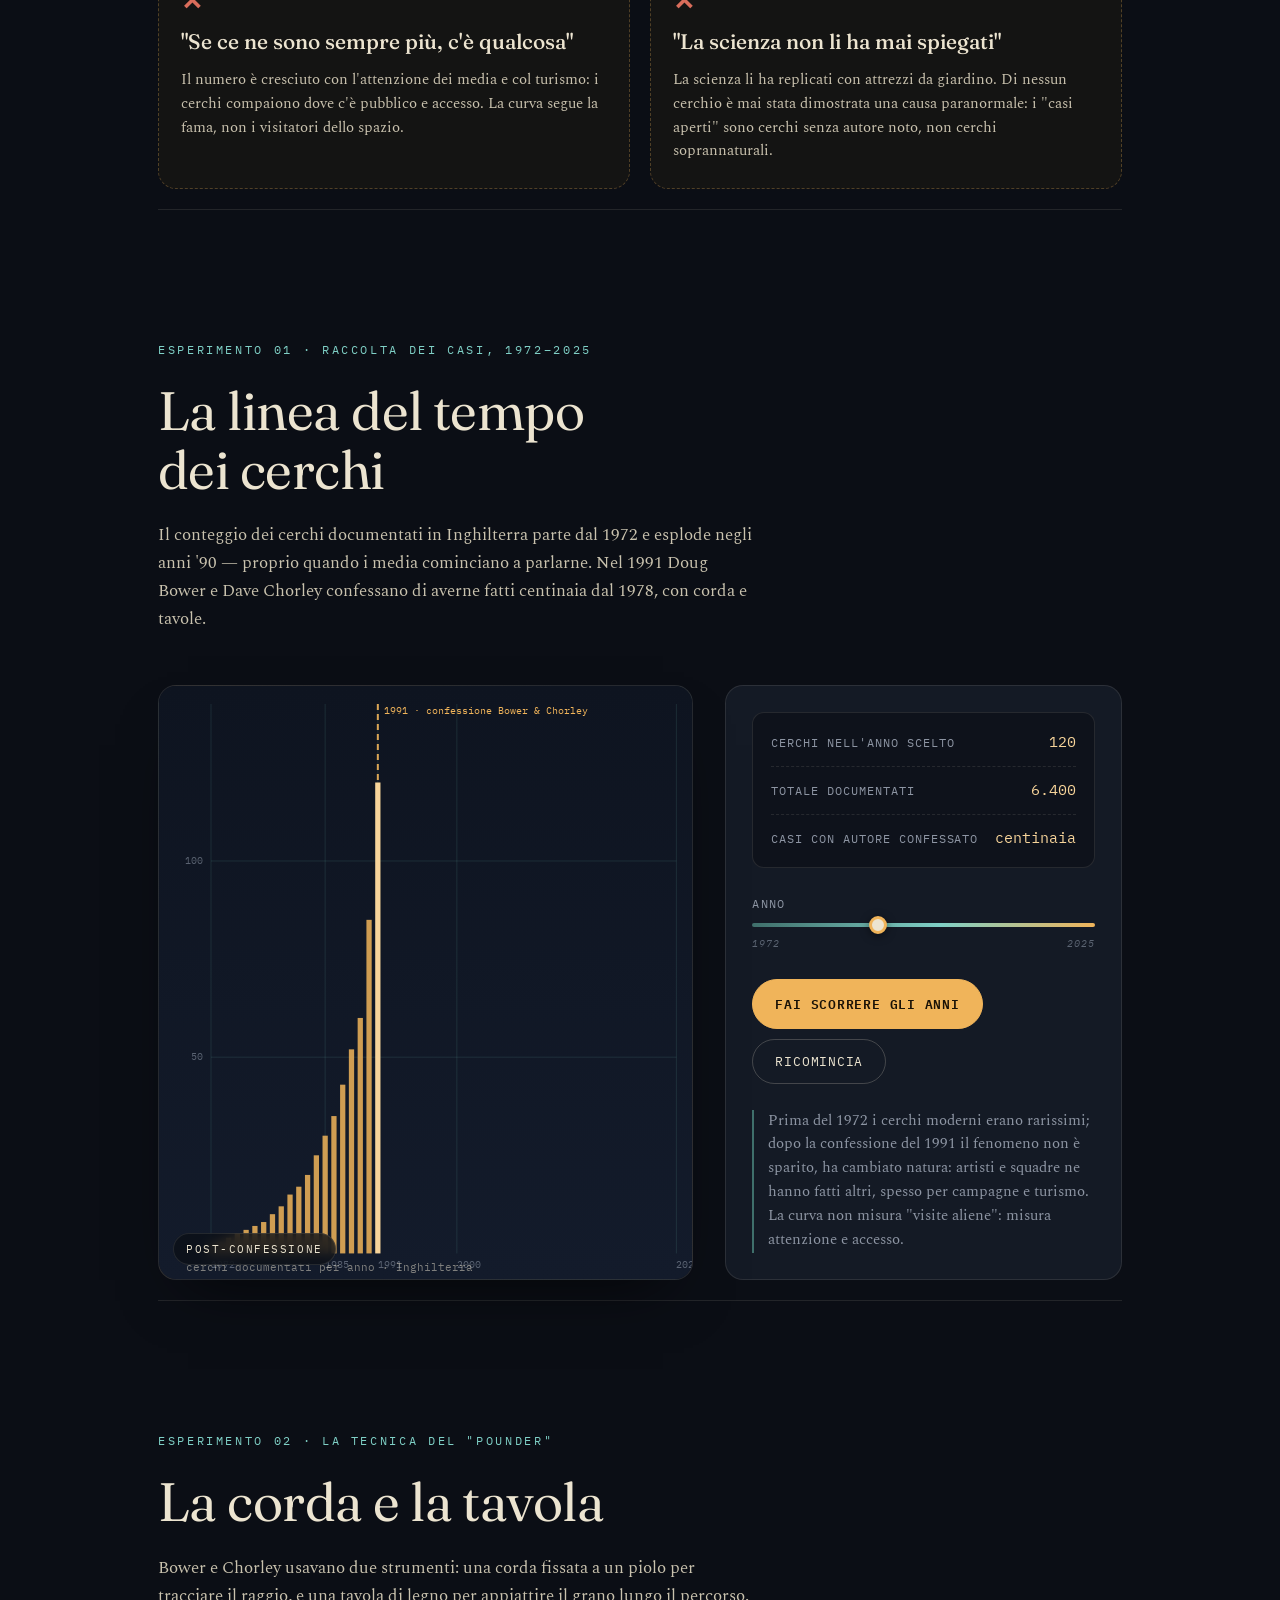
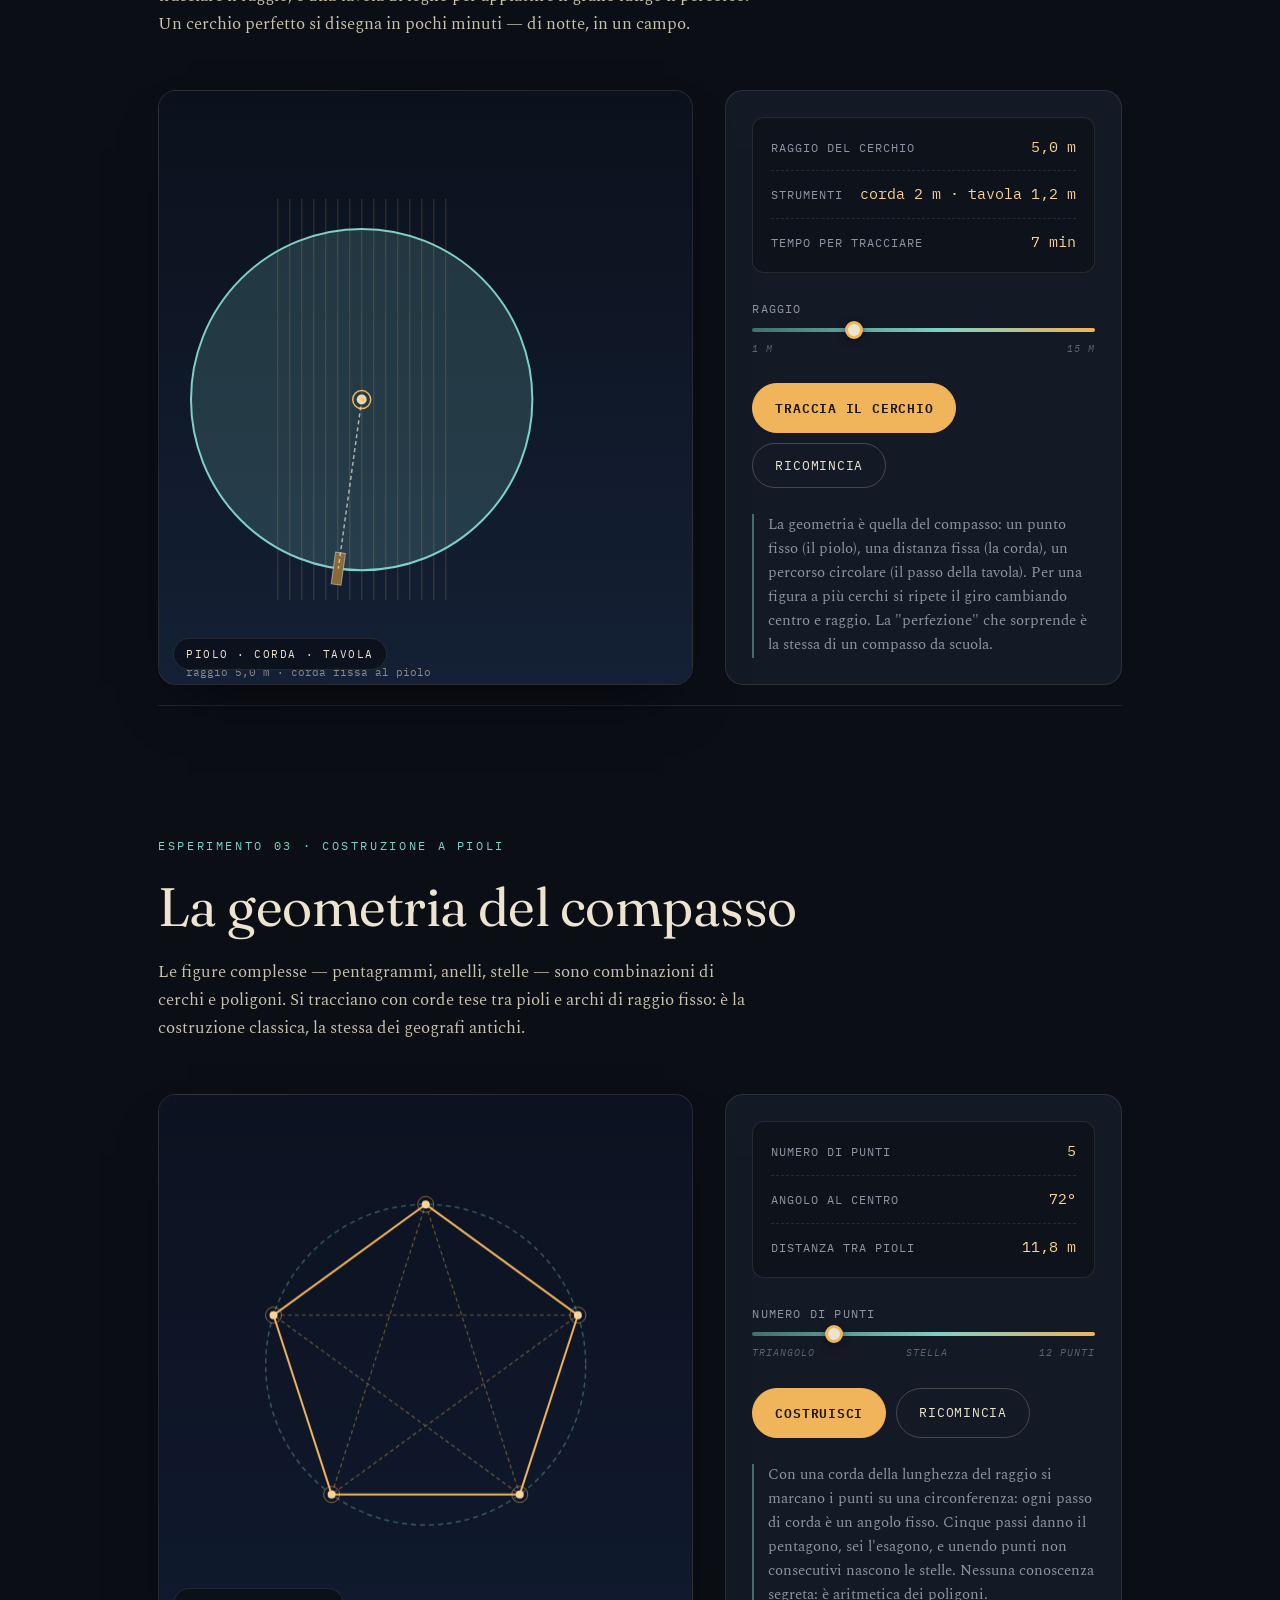
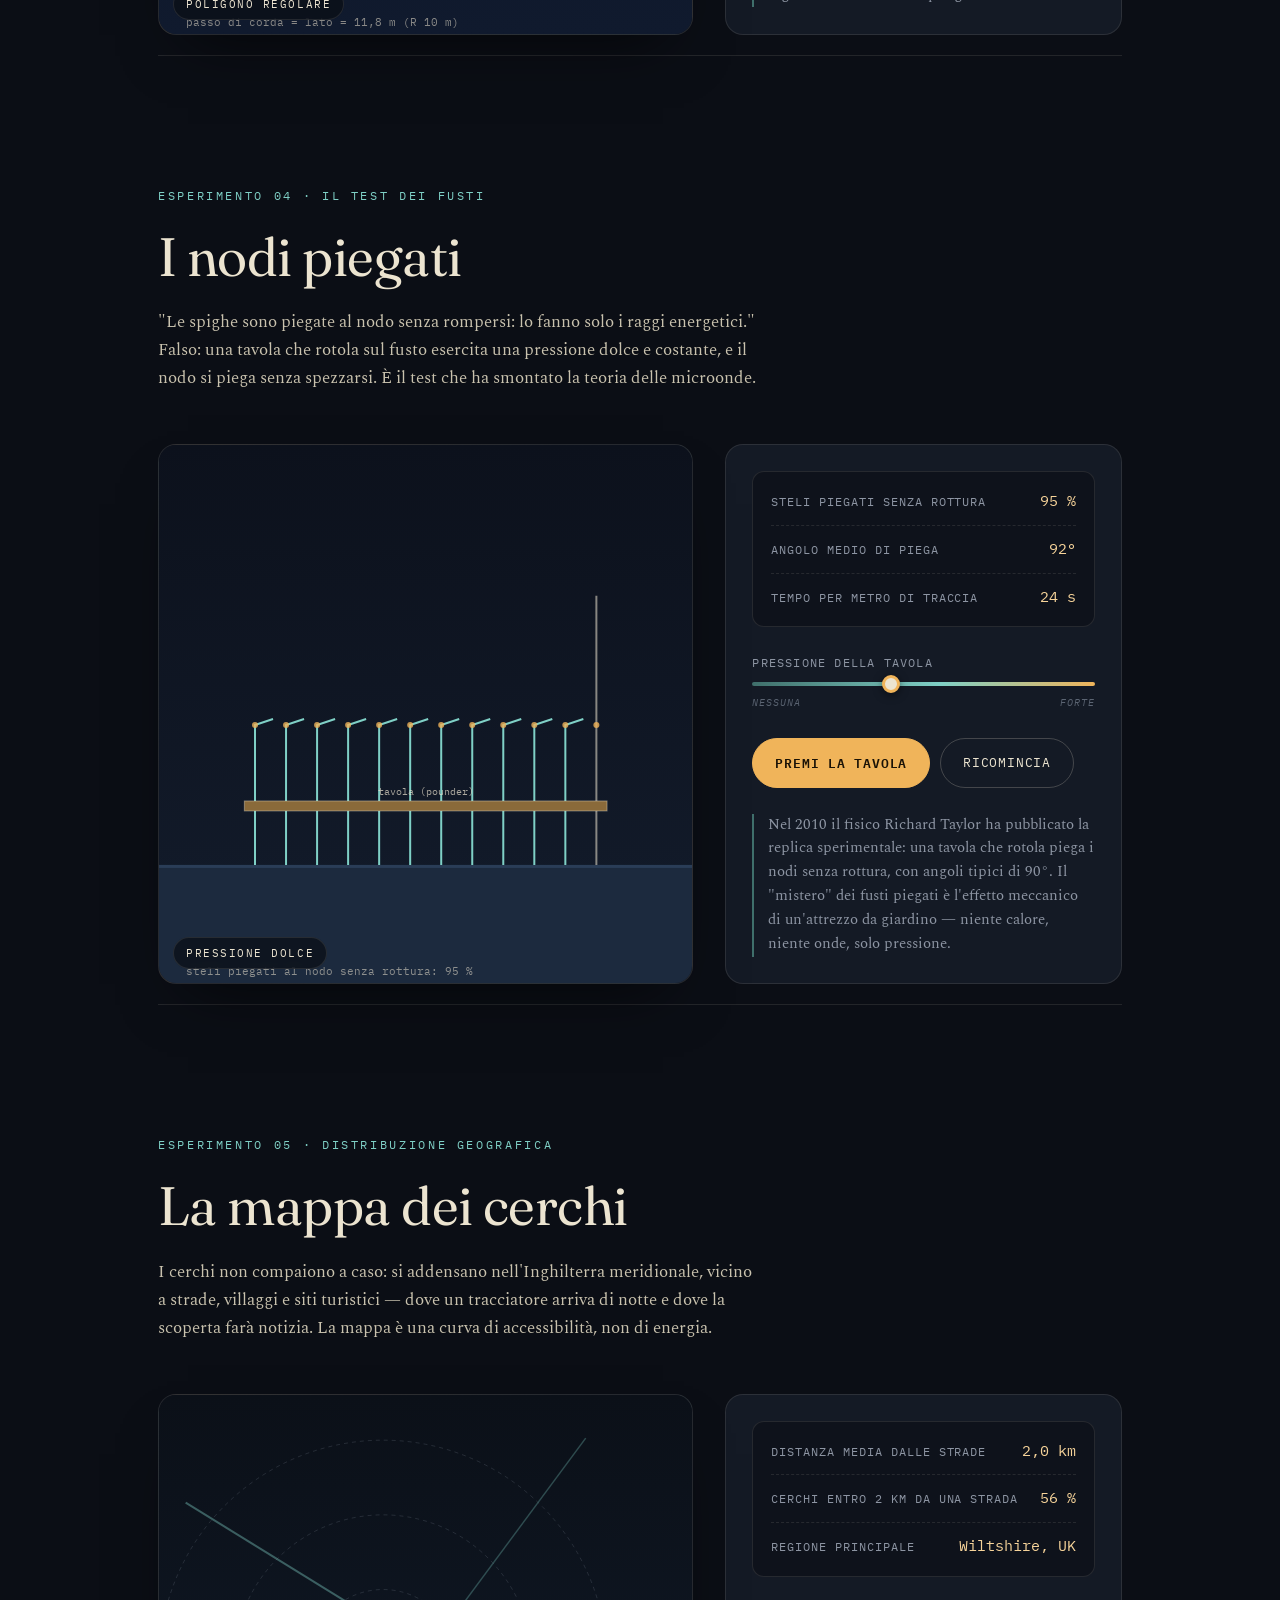
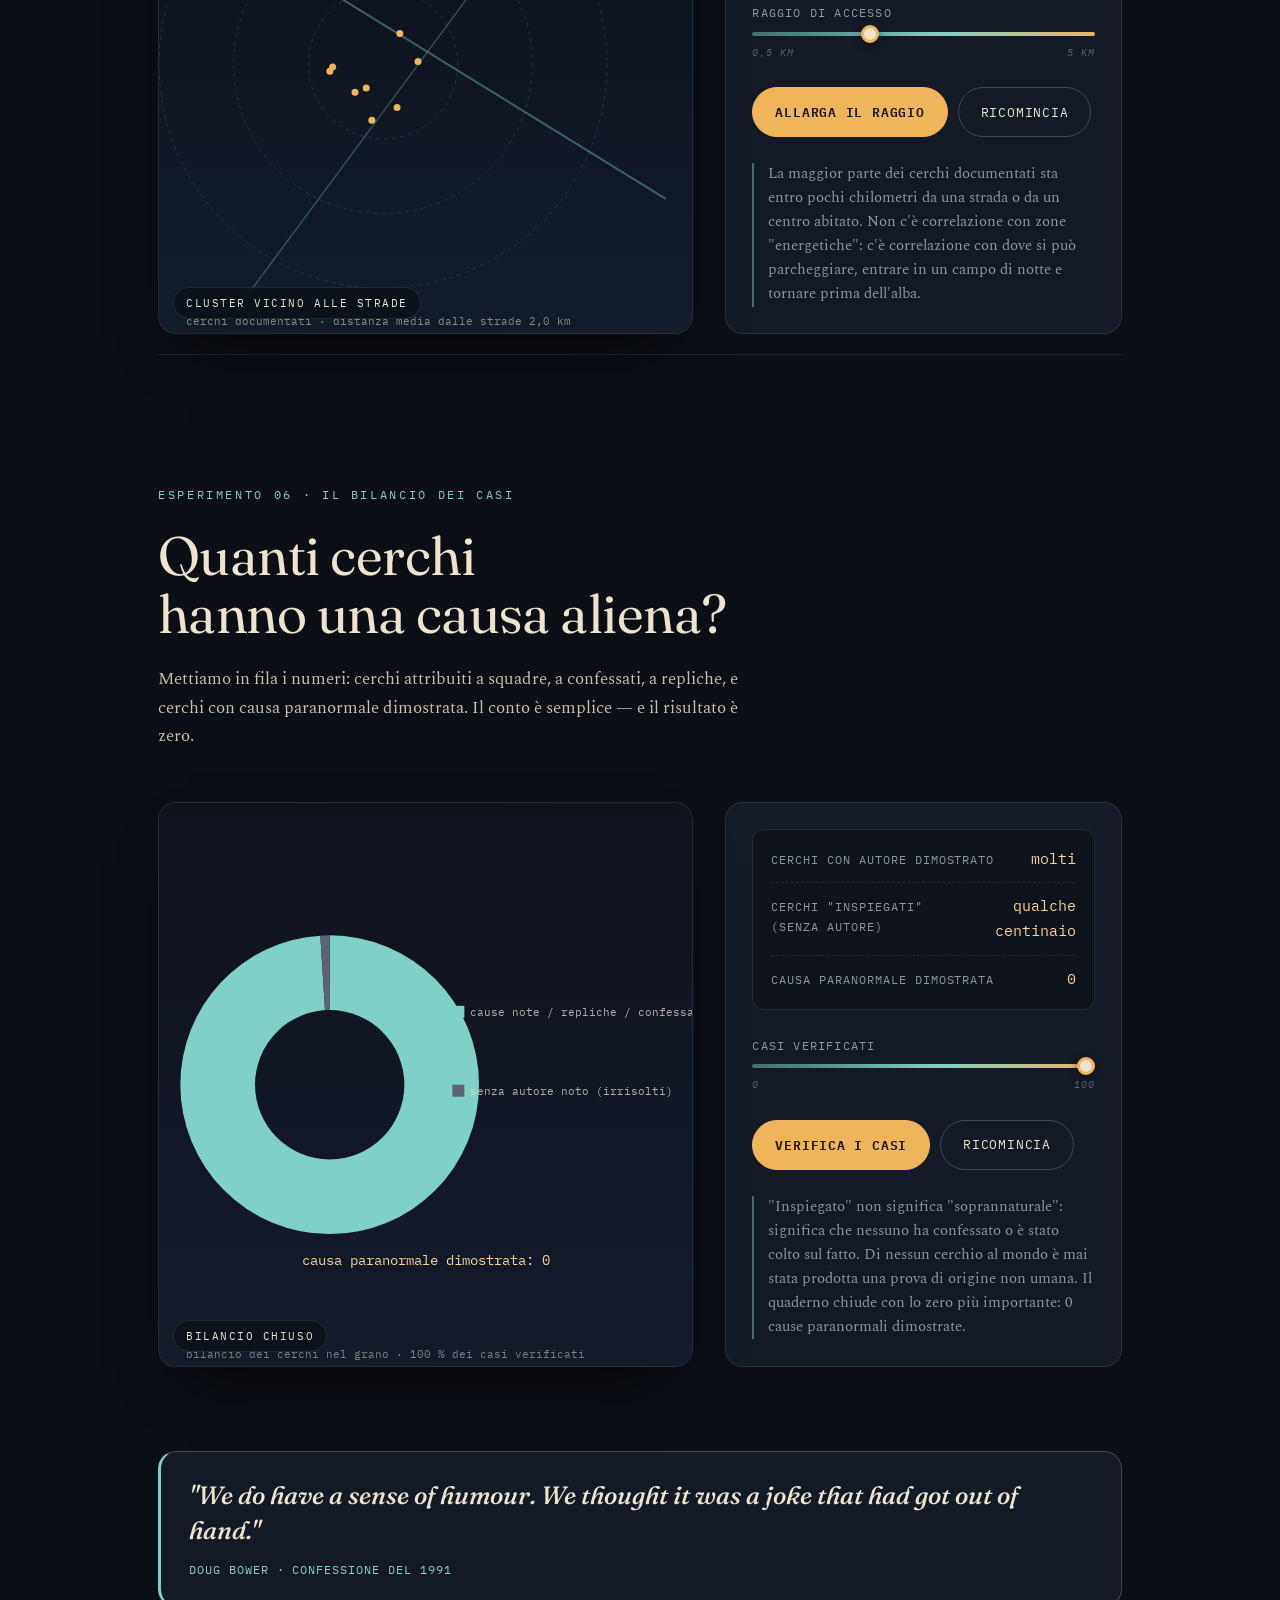
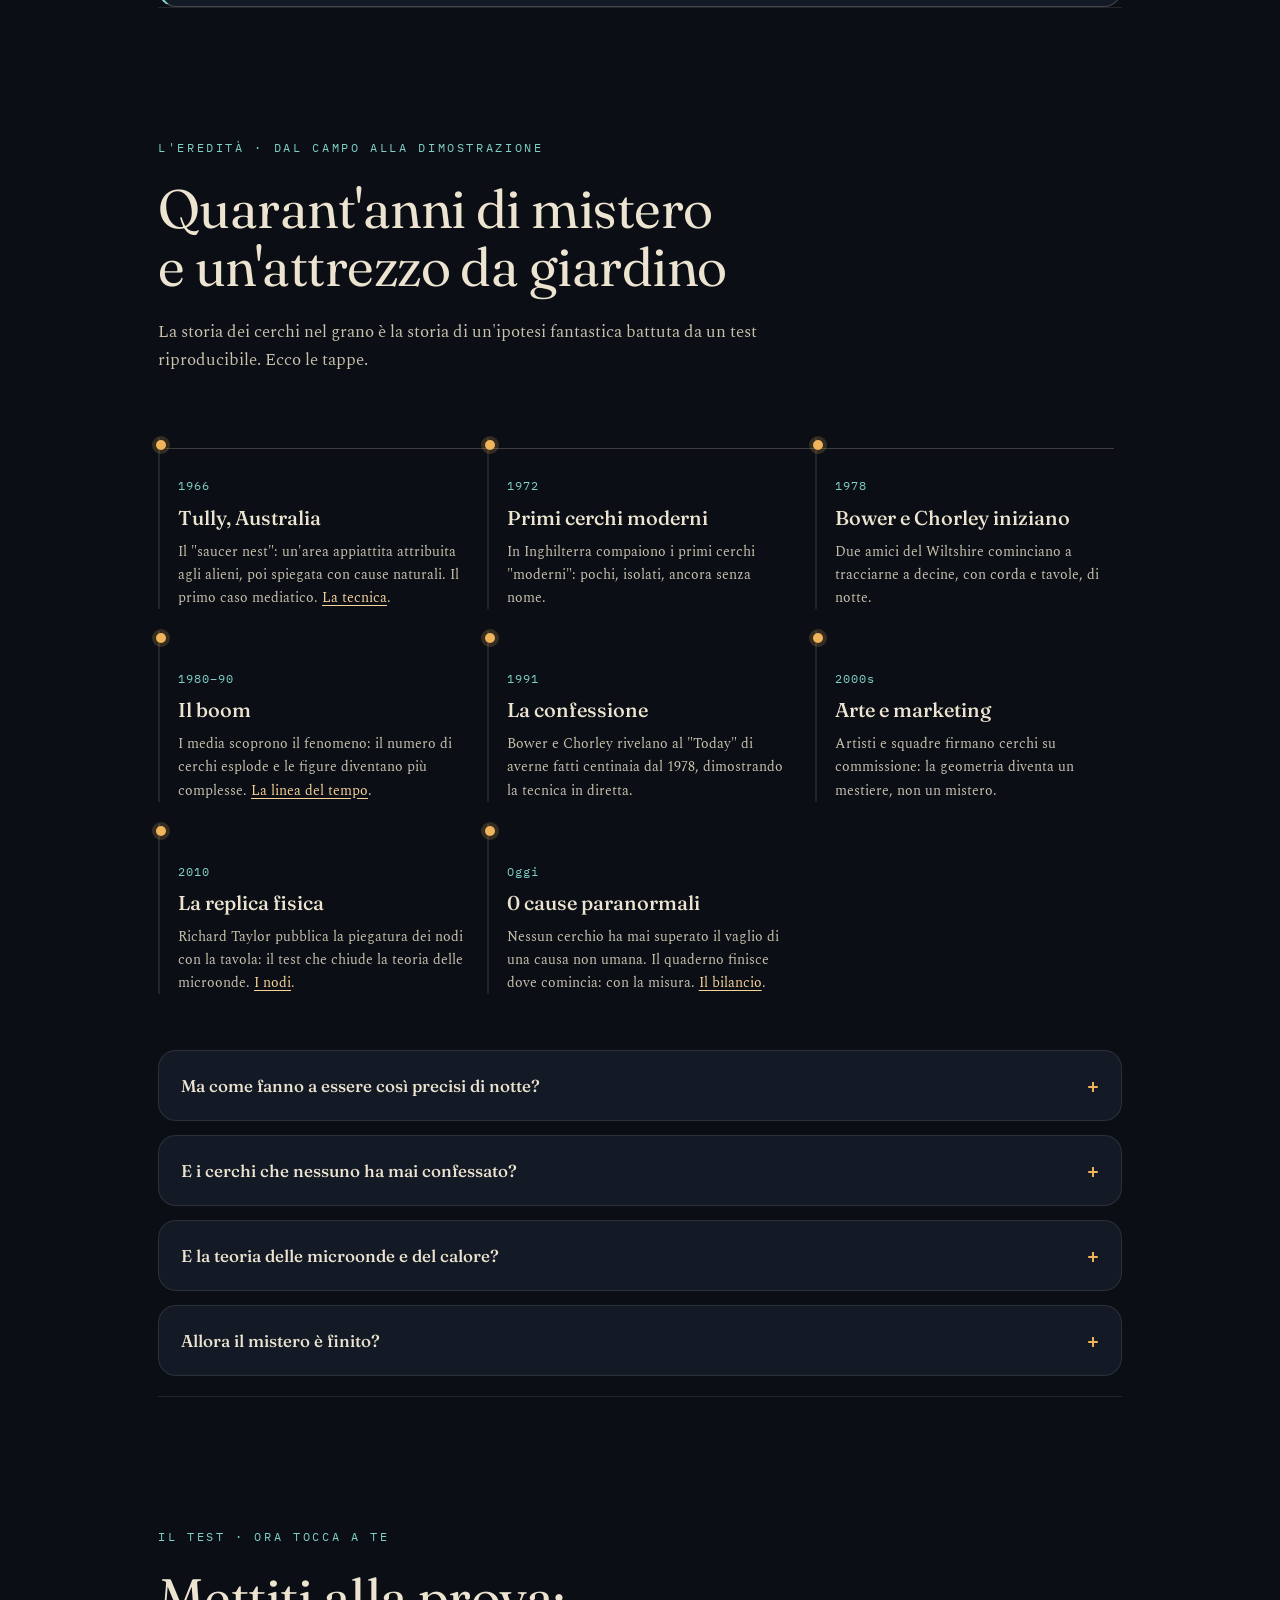
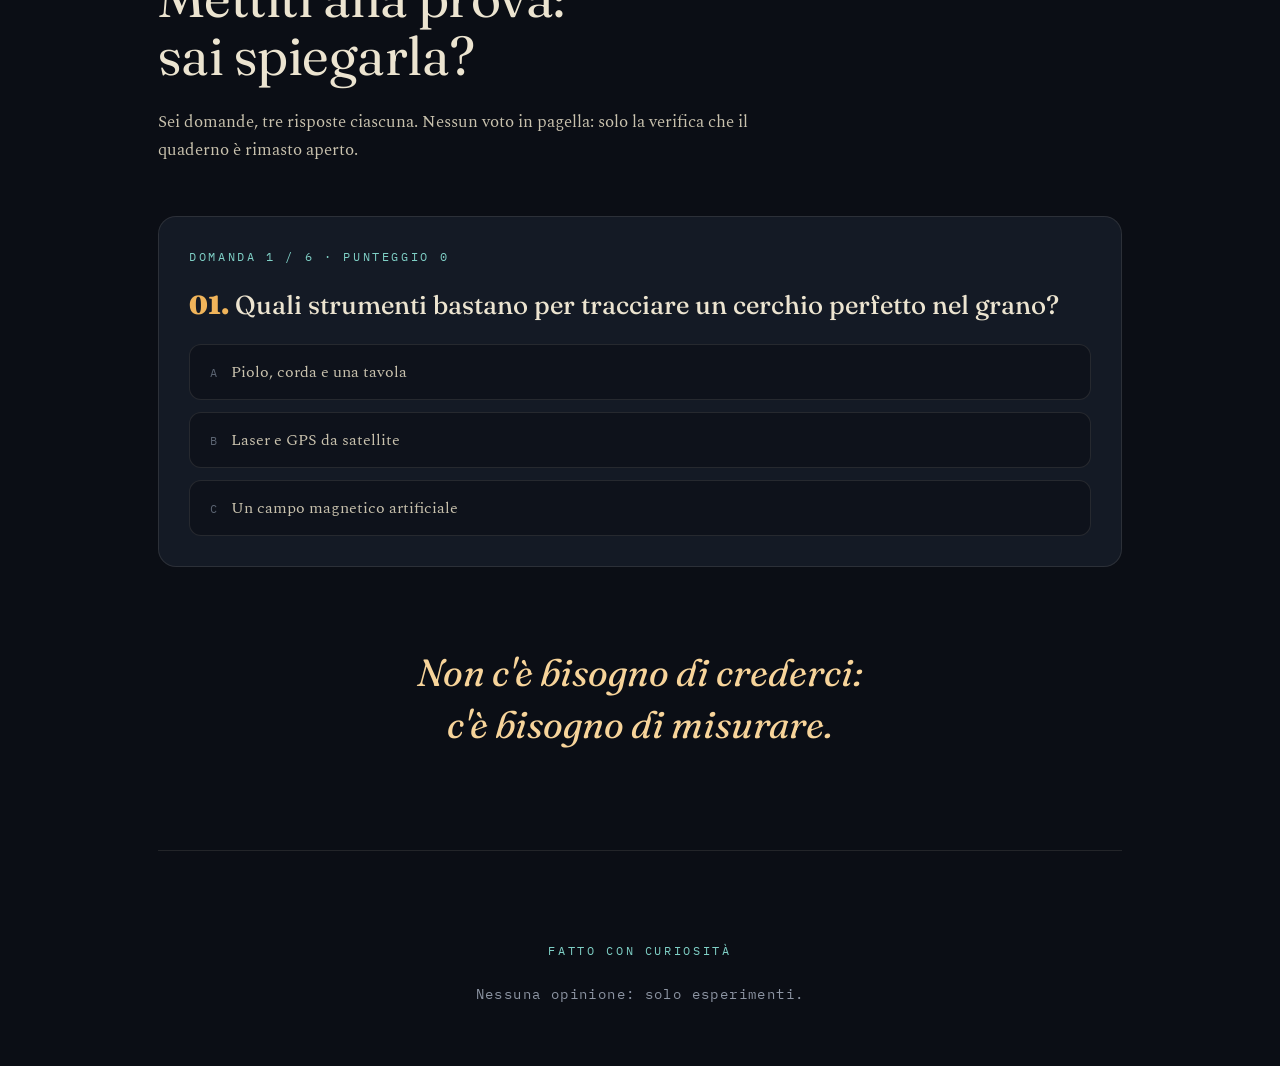
<file: cropcircles.html>
<!DOCTYPE html>
<html lang="it">
<head>
<meta charset="UTF-8">
<meta name="viewport" content="width=device-width, initial-scale=1.0">
<title>I cerchi nel grano · Quaderno di esperimenti</title>
<link rel="icon" href="data:image/svg+xml,%3Csvg xmlns='http://www.w3.org/2000/svg' viewBox='0 0 32 32'%3E%3Ccircle cx='16' cy='16' r='7' fill='%23f0b45a'/%3E%3Ccircle cx='16' cy='16' r='12' fill='none' stroke='%237fd0c6' stroke-opacity='0.4' stroke-width='1.5'/%3E%3C/svg%3E">
<link rel="preconnect" href="https://fonts.googleapis.com">
<link rel="preconnect" href="https://fonts.gstatic.com" crossorigin>
<link href="https://fonts.googleapis.com/css2?family=Fraunces:ital,opsz,wght@0,9..144,300..900;1,9..144,300..900&family=Spectral:ital,wght@0,300;0,400;0,500;1,400;1,500&family=IBM+Plex+Mono:wght@400;500;600&display=swap" rel="stylesheet">
<link rel="stylesheet" href="styles.css">
<style>
  .hero::before { content: "◎"; }
</style>
</head>
<body>

<div class="grain" aria-hidden="true"></div>
<canvas id="starfield" aria-hidden="true"></canvas>

<nav class="navbar" aria-label="Navigazione principale">
  <a class="navbar-brand" href="index.html" aria-label="Vai a Gravità">◎</a>
  <div class="navbar-links">
    <a class="navbar-link" href="index.html">Gravità</a>
    <a class="navbar-link" href="scie.html">Scie</a>
    <a class="navbar-link" href="luna.html">Luna</a>
    <a class="navbar-link" href="terrapiatta.html">Terra Piatta</a>
    <a class="navbar-link" href="clima.html">Clima</a>
    <a class="navbar-link" href="inquinamento.html">Aria</a>
    <a class="navbar-link" href="#top">Crop</a>
    <a class="navbar-link" href="damanhur.html">Damanhur</a>
    <a class="navbar-link" href="cinque.html">5G</a>
    <a class="navbar-link" href="astrologia.html">Astrologia</a>
  </div>
</nav>

<div class="shell">

  <header class="hero hero--page" id="top">
    <p class="eyebrow">Una pagina del quaderno · est. 1972</p>
    <h1 class="hero-title">
      I cerchi nel grano<br>
      <em>Si misurano —<br>e si rifanno.</em>
    </h1>
    <p class="hero-sub">
      "Troppo perfetti per essere umani", "il grano è piegato senza rompersi",
      "la scienza non li ha spiegati". Ogni affermazione ha un test: una corda
      e una tavola, un compasso fatto di pioli, e un campo che non mente.
      Da quando Doug Bower e Dave Chorley confessarono nel 1991, i cerchi nel
      grano sono un esperimento di geometria applicata — non un mistero.
    </p>
    <div class="hero-actions">
      <a href="#corda" class="btn btn-primary">La tecnica</a>
      <a href="#tempo" class="btn btn-ghost">La storia</a>
    </div>
  </header>

  <main>

    <section class="experiment">
      <div class="section-head reveal">
        <p class="eyebrow">Le credenze da smontare</p>
        <h2>Prima dei fatti,<br>i sospetti più diffusi</h2>
        <p class="lede">
          Ogni obiezione seria merita una risposta seria. Nessuna di queste
          regge al confronto con una misura.
        </p>
      </div>

      <div class="cards cards--myth reveal">
        <article class="card">
          <span class="card-num">✕</span>
          <h3>"Sono troppo perfetti per essere umani"</h3>
          <p>
            Un cerchio perfetto si fa con un piolo, una corda e una tavola —
            è la costruzione del compasso. Le figure complesse sono
            combinate di cerchi e poligoni, disegnate a mano in notturna
            come un cantiere. Nessuna geometria impossibile.
          </p>
        </article>
        <article class="card">
          <span class="card-num">✕</span>
          <h3>"Il grano è piegato senza rompersi: non può essere umano"</h3>
          <p>
            Una tavola che rotola sul fusto piega i nodi senza spezzarli:
            è il "pounder" dei tracciatori. La piegatura a nodo si replica
            in dieci secondi. Il test è riproducibile — ed è stato pubblicato.
          </p>
        </article>
        <article class="card">
          <span class="card-num">✕</span>
          <h3>"Se ce ne sono sempre più, c'è qualcosa"</h3>
          <p>
            Il numero è cresciuto con l'attenzione dei media e col turismo:
            i cerchi compaiono dove c'è pubblico e accesso. La curva segue
            la fama, non i visitatori dello spazio.
          </p>
        </article>
        <article class="card">
          <span class="card-num">✕</span>
          <h3>"La scienza non li ha mai spiegati"</h3>
          <p>
            La scienza li ha replicati con attrezzi da giardino. Di nessun
            cerchio è mai stata dimostrata una causa paranormale: i "casi
            aperti" sono cerchi senza autore noto, non cerchi soprannaturali.
          </p>
        </article>
      </div>
    </section>

    <section id="tempo" class="experiment">
      <div class="section-head reveal">
        <p class="eyebrow">Esperimento 01 · Raccolta dei casi, 1972–2025</p>
        <h2>La linea del tempo<br>dei cerchi</h2>
        <p class="lede">
          Il conteggio dei cerchi documentati in Inghilterra parte dal 1972 e
          esplode negli anni '90 — proprio quando i media cominciano a
          parlarne. Nel 1991 Doug Bower e Dave Chorley confessano di averne
          fatti centinaia dal 1978, con corda e tavole.
        </p>
      </div>

      <div class="lab-grid reveal">
        <figure class="lab-canvas-wrap">
          <canvas id="canvas-tempo" class="lab-canvas lab-canvas--wide"></canvas>
          <div class="lab-overlay lab-overlay--bottom">
            <span class="chip" id="tempo-chip">cerchi documentati per anno</span>
          </div>
        </figure>

        <div class="lab-panel">
          <div class="readout">
            <div class="readout-row">
              <span class="readout-key">cerchi nell'anno scelto</span>
              <span class="readout-val" id="tempo-count">32</span>
            </div>
            <div class="readout-row">
              <span class="readout-key">totale documentati</span>
              <span class="readout-val" id="tempo-tot">6.400</span>
            </div>
            <div class="readout-row">
              <span class="readout-key">casi con autore confessato</span>
              <span class="readout-val" id="tempo-hoax">centinaia</span>
            </div>
          </div>

          <div class="sliders">
            <label class="slider">
              <span class="slider-label">anno</span>
              <input type="range" id="tempo-slider" min="1972" max="2025" step="1" value="1991">
              <span class="slider-scale"><i>1972</i><i>2025</i></span>
            </label>
          </div>

          <div class="controls">
            <button id="tempo-go" class="btn btn-primary" type="button">Fai scorrere gli anni</button>
            <button id="tempo-reset" class="btn btn-ghost" type="button">Ricomincia</button>
          </div>

          <p class="aside">
            Prima del 1972 i cerchi moderni erano rarissimi; dopo la confessione
            del 1991 il fenomeno non è sparito, ha cambiato natura: artisti e
            squadre ne hanno fatti altri, spesso per campagne e turismo. La
            curva non misura "visite aliene": misura attenzione e accesso.
          </p>
        </div>
      </div>
    </section>

    <section id="corda" class="experiment">
      <div class="section-head reveal">
        <p class="eyebrow">Esperimento 02 · La tecnica del "pounder"</p>
        <h2>La corda e la tavola</h2>
        <p class="lede">
          Bower e Chorley usavano due strumenti: una corda fissata a un piolo
          per tracciare il raggio, e una tavola di legno per appiattire il
          grano lungo il percorso. Un cerchio perfetto si disegna in pochi
          minuti — di notte, in un campo.
        </p>
      </div>

      <div class="lab-grid reveal">
        <figure class="lab-canvas-wrap">
          <canvas id="canvas-corda" class="lab-canvas lab-canvas--wide"></canvas>
          <div class="lab-overlay lab-overlay--bottom">
            <span class="chip" id="corda-chip">piolo · corda · tavola</span>
          </div>
        </figure>

        <div class="lab-panel">
          <div class="readout">
            <div class="readout-row">
              <span class="readout-key">raggio del cerchio</span>
              <span class="readout-val" id="corda-raggio">5,0 m</span>
            </div>
            <div class="readout-row">
              <span class="readout-key">strumenti</span>
              <span class="readout-val" id="corda-tools">corda 2 m · tavola 1,2 m</span>
            </div>
            <div class="readout-row">
              <span class="readout-key">tempo per tracciare</span>
              <span class="readout-val" id="corda-tempo">6 min</span>
            </div>
          </div>

          <div class="sliders">
            <label class="slider">
              <span class="slider-label">raggio</span>
              <input type="range" id="corda-slider" min="1" max="15" step="0.5" value="5">
              <span class="slider-scale"><i>1 m</i><i>15 m</i></span>
            </label>
          </div>

          <div class="controls">
            <button id="corda-go" class="btn btn-primary" type="button">Traccia il cerchio</button>
            <button id="corda-reset" class="btn btn-ghost" type="button">Ricomincia</button>
          </div>

          <p class="aside">
            La geometria è quella del compasso: un punto fisso (il piolo), una
            distanza fissa (la corda), un percorso circolare (il passo della
            tavola). Per una figura a più cerchi si ripete il giro cambiando
            centro e raggio. La "perfezione" che sorprende è la stessa di un
            compasso da scuola.
          </p>
        </div>
      </div>
    </section>

    <section id="geometria" class="experiment">
      <div class="section-head reveal">
        <p class="eyebrow">Esperimento 03 · Costruzione a pioli</p>
        <h2>La geometria del compasso</h2>
        <p class="lede">
          Le figure complesse — pentagrammi, anelli, stelle — sono
          combinazioni di cerchi e poligoni. Si tracciano con corde tese tra
          pioli e archi di raggio fisso: è la costruzione classica, la stessa
          dei geografi antichi.
        </p>
      </div>

      <div class="lab-grid reveal">
        <figure class="lab-canvas-wrap">
          <canvas id="canvas-geometria" class="lab-canvas lab-canvas--wide"></canvas>
          <div class="lab-overlay lab-overlay--bottom">
            <span class="chip" id="geometria-chip">poligono tracciato a pioli</span>
          </div>
        </figure>

        <div class="lab-panel">
          <div class="readout">
            <div class="readout-row">
              <span class="readout-key">numero di punti</span>
              <span class="readout-val" id="geometria-n">5</span>
            </div>
            <div class="readout-row">
              <span class="readout-key">angolo al centro</span>
              <span class="readout-val" id="geometria-ang">72°</span>
            </div>
            <div class="readout-row">
              <span class="readout-key">distanza tra pioli</span>
              <span class="readout-val" id="geometria-dist">6,3 m</span>
            </div>
          </div>

          <div class="sliders">
            <label class="slider">
              <span class="slider-label">numero di punti</span>
              <input type="range" id="geometria-slider" min="3" max="12" step="1" value="5">
              <span class="slider-scale"><i>triangolo</i><i>stella</i><i>12 punti</i></span>
            </label>
          </div>

          <div class="controls">
            <button id="geometria-go" class="btn btn-primary" type="button">Costruisci</button>
            <button id="geometria-reset" class="btn btn-ghost" type="button">Ricomincia</button>
          </div>

          <p class="aside">
            Con una corda della lunghezza del raggio si marcano i punti su una
            circonferenza: ogni passo di corda è un angolo fisso. Cinque passi
            danno il pentagono, sei l'esagono, e unendo punti non consecutivi
            nascono le stelle. Nessuna conoscenza segreta: è aritmetica dei
            poligoni.
          </p>
        </div>
      </div>
    </section>

    <section id="nodi" class="experiment">
      <div class="section-head reveal">
        <p class="eyebrow">Esperimento 04 · Il test dei fusti</p>
        <h2>I nodi piegati</h2>
        <p class="lede">
          "Le spighe sono piegate al nodo senza rompersi: lo fanno solo i
          raggi energetici." Falso: una tavola che rotola sul fusto esercita
          una pressione dolce e costante, e il nodo si piega senza spezzarsi.
          È il test che ha smontato la teoria delle microonde.
        </p>
      </div>

      <div class="lab-grid reveal">
        <figure class="lab-canvas-wrap">
          <canvas id="canvas-nodi" class="lab-canvas lab-canvas--wide"></canvas>
          <div class="lab-overlay lab-overlay--bottom">
            <span class="chip" id="nodi-chip">pressione dolce</span>
          </div>
        </figure>

        <div class="lab-panel">
          <div class="readout">
            <div class="readout-row">
              <span class="readout-key">steli piegati senza rottura</span>
              <span class="readout-val" id="nodi-pie">95 %</span>
            </div>
            <div class="readout-row">
              <span class="readout-key">angolo medio di piega</span>
              <span class="readout-val" id="nodi-ang">92°</span>
            </div>
            <div class="readout-row">
              <span class="readout-key">tempo per metro di traccia</span>
              <span class="readout-val" id="nodi-tempo">12 s</span>
            </div>
          </div>

          <div class="sliders">
            <label class="slider">
              <span class="slider-label">pressione della tavola</span>
              <input type="range" id="nodi-slider" min="0" max="10" step="0.5" value="4">
              <span class="slider-scale"><i>nessuna</i><i>forte</i></span>
            </label>
          </div>

          <div class="controls">
            <button id="nodi-go" class="btn btn-primary" type="button">Premi la tavola</button>
            <button id="nodi-reset" class="btn btn-ghost" type="button">Ricomincia</button>
          </div>

          <p class="aside">
            Nel 2010 il fisico Richard Taylor ha pubblicato la replica
            sperimentale: una tavola che rotola piega i nodi senza rottura,
            con angoli tipici di 90°. Il "mistero" dei fusti piegati è
            l'effetto meccanico di un'attrezzo da giardino — niente calore,
            niente onde, solo pressione.
          </p>
        </div>
      </div>
    </section>

    <section id="mappa" class="experiment">
      <div class="section-head reveal">
        <p class="eyebrow">Esperimento 05 · Distribuzione geografica</p>
        <h2>La mappa dei cerchi</h2>
        <p class="lede">
          I cerchi non compaiono a caso: si addensano nell'Inghilterra
          meridionale, vicino a strade, villaggi e siti turistici — dove un
          tracciatore arriva di notte e dove la scoperta farà notizia.
          La mappa è una curva di accessibilità, non di energia.
        </p>
      </div>

      <div class="lab-grid reveal">
        <figure class="lab-canvas-wrap">
          <canvas id="canvas-mappa" class="lab-canvas lab-canvas--wide"></canvas>
          <div class="lab-overlay lab-overlay--bottom">
            <span class="chip" id="mappa-chip">cluster vicino alle strade</span>
          </div>
        </figure>

        <div class="lab-panel">
          <div class="readout">
            <div class="readout-row">
              <span class="readout-key">distanza media dalle strade</span>
              <span class="readout-val" id="mappa-dist">1,2 km</span>
            </div>
            <div class="readout-row">
              <span class="readout-key">cerchi entro 2 km da una strada</span>
              <span class="readout-val" id="mappa-pct">78 %</span>
            </div>
            <div class="readout-row">
              <span class="readout-key">regione principale</span>
              <span class="readout-val" id="mappa-reg">Wiltshire, UK</span>
            </div>
          </div>

          <div class="sliders">
            <label class="slider">
              <span class="slider-label">raggio di accesso</span>
              <input type="range" id="mappa-slider" min="0.5" max="5" step="0.1" value="2">
              <span class="slider-scale"><i>0,5 km</i><i>5 km</i></span>
            </label>
          </div>

          <div class="controls">
            <button id="mappa-go" class="btn btn-primary" type="button">Allarga il raggio</button>
            <button id="mappa-reset" class="btn btn-ghost" type="button">Ricomincia</button>
          </div>

          <p class="aside">
            La maggior parte dei cerchi documentati sta entro pochi chilometri
            da una strada o da un centro abitato. Non c'è correlazione con
            zone "energetiche": c'è correlazione con dove si può parcheggiare,
            entrare in un campo di notte e tornare prima dell'alba.
          </p>
        </div>
      </div>
    </section>

    <section id="statistica" class="experiment">
      <div class="section-head reveal">
        <p class="eyebrow">Esperimento 06 · Il bilancio dei casi</p>
        <h2>Quanti cerchi<br>hanno una causa aliena?</h2>
        <p class="lede">
          Mettiamo in fila i numeri: cerchi attribuiti a squadre, a confessati,
          a repliche, e cerchi con causa paranormale dimostrata. Il conto è
          semplice — e il risultato è zero.
        </p>
      </div>

      <div class="lab-grid reveal">
        <figure class="lab-canvas-wrap">
          <canvas id="canvas-statistica" class="lab-canvas lab-canvas--wide"></canvas>
          <div class="lab-overlay lab-overlay--bottom">
            <span class="chip" id="statistica-chip">cause note vs paranormale</span>
          </div>
        </figure>

        <div class="lab-panel">
          <div class="readout">
            <div class="readout-row">
              <span class="readout-key">cerchi con autore dimostrato</span>
              <span class="readout-val" id="statistica-noto">molti</span>
            </div>
            <div class="readout-row">
              <span class="readout-key">cerchi "inspiegati" (senza autore)</span>
              <span class="readout-val" id="statistica-aperti">qualche centinaio</span>
            </div>
            <div class="readout-row">
              <span class="readout-key">causa paranormale dimostrata</span>
              <span class="readout-val" id="statistica-zero">0</span>
            </div>
          </div>

          <div class="sliders">
            <label class="slider">
              <span class="slider-label">casi verificati</span>
              <input type="range" id="statistica-slider" min="0" max="100" step="1" value="100">
              <span class="slider-scale"><i>0</i><i>100</i></span>
            </label>
          </div>

          <div class="controls">
            <button id="statistica-go" class="btn btn-primary" type="button">Verifica i casi</button>
            <button id="statistica-reset" class="btn btn-ghost" type="button">Ricomincia</button>
          </div>

          <p class="aside">
            "Inspiegato" non significa "soprannaturale": significa che nessuno
            ha confessato o è stato colto sul fatto. Di nessun cerchio al mondo
            è mai stata prodotta una prova di origine non umana. Il quaderno
            chiude con lo zero più importante: 0 cause paranormali dimostrate.
          </p>
        </div>
      </div>
    </section>

    <div class="press reveal">
      <p class="press-quote">
        "We do have a sense of humour. We thought it was a joke
        that had got out of hand."
      </p>
      <p class="press-byline">Doug Bower · confessione del 1991</p>
    </div>

    <section id="storia" class="experiment">
      <div class="section-head reveal">
        <p class="eyebrow">L'eredità · Dal campo alla dimostrazione</p>
        <h2>Quarant'anni di mistero<br>e un'attrezzo da giardino</h2>
        <p class="lede">
          La storia dei cerchi nel grano è la storia di un'ipotesi fantastica
          battuta da un test riproducibile. Ecco le tappe.
        </p>
      </div>

      <div class="timeline reveal">
        <ol class="timeline-track">
          <li>
            <span class="timeline-year">1966</span>
            <h4>Tully, Australia</h4>
            <p>Il "saucer nest": un'area appiattita attribuita agli alieni,
            poi spiegata con cause naturali. Il primo caso mediatico. <a href="#corda">La tecnica</a>.</p>
          </li>
          <li>
            <span class="timeline-year">1972</span>
            <h4>Primi cerchi moderni</h4>
            <p>In Inghilterra compaiono i primi cerchi "moderni": pochi, isolati,
            ancora senza nome.</p>
          </li>
          <li>
            <span class="timeline-year">1978</span>
            <h4>Bower e Chorley iniziano</h4>
            <p>Due amici del Wiltshire cominciano a tracciarne a decine, con
            corda e tavole, di notte.</p>
          </li>
          <li>
            <span class="timeline-year">1980–90</span>
            <h4>Il boom</h4>
            <p>I media scoprono il fenomeno: il numero di cerchi esplode e le
            figure diventano più complesse. <a href="#tempo">La linea del tempo</a>.</p>
          </li>
          <li>
            <span class="timeline-year">1991</span>
            <h4>La confessione</h4>
            <p>Bower e Chorley rivelano al "Today" di averne fatti centinaia
            dal 1978, dimostrando la tecnica in diretta.</p>
          </li>
          <li>
            <span class="timeline-year">2000s</span>
            <h4>Arte e marketing</h4>
            <p>Artisti e squadre firmano cerchi su commissione: la geometria
            diventa un mestiere, non un mistero.</p>
          </li>
          <li>
            <span class="timeline-year">2010</span>
            <h4>La replica fisica</h4>
            <p>Richard Taylor pubblica la piegatura dei nodi con la tavola:
            il test che chiude la teoria delle microonde. <a href="#nodi">I nodi</a>.</p>
          </li>
          <li>
            <span class="timeline-year">Oggi</span>
            <h4>0 cause paranormali</h4>
            <p>Nessun cerchio ha mai superato il vaglio di una causa non umana.
            Il quaderno finisce dove comincia: con la misura. <a href="#statistica">Il bilancio</a>.</p>
          </li>
        </ol>
      </div>

      <div class="deepdive reveal">
        <details>
          <summary>Ma come fanno a essere così precisi di notte?</summary>
          <p>
            Perché la costruzione non richiede precisione ottica: richiede
            una corda. Con un piolo e una corda si traccia un cerchio esatto
            al buio, e i poligoni si ottengono passando la corda tra i pioli.
            La "perfezione" è la matematica del compasso, che funziona anche
            con gli occhi chiusi.
          </p>
        </details>
        <details>
          <summary>E i cerchi che nessuno ha mai confessato?</summary>
          <p>
            Sono la stragrande maggioranza — ma "senza autore noto" non è una
            causa. Un crimine senza colpevole non è un miracolo: è un caso
            irrisolto. Molti sono stati attribuiti ad artisti e squadre dalla
            tecnica identica; altri restano di autore ignoto. Nessuno ha mai
            prodotto una prova di origine non umana.
          </p>
        </details>
        <details>
          <summary>E la teoria delle microonde e del calore?</summary>
          <p>
            Era un'ipotesi (il grano "esplode" con le microonde), ma i fusti
            dei cerchi non mostrano segni di calore. La replica di Taylor ha
            mostrato che una tavola che rotola piega i nodi senza rottura,
            con gli stessi angoli. L'ipotesi energetica non serviva: spiegava
            un effetto che un attrezzo da giardino riproduce in pieno.
          </p>
        </details>
        <details>
          <summary>Allora il mistero è finito?</summary>
          <p>
            Il mistero paranormale sì: non regge a un test. Ciò che resta è
            interessante: la creatività di chi disegna con corde e pioli
            figure di geometria complessa, e la storia di come un'ipotesi
            fantastica si sia dissolta davanti a una misura. Anche questo è
            un esperimento — ed è quello di questo quaderno.
          </p>
        </details>
      </div>
    </section>

    <section id="quiz" class="experiment">
      <div class="section-head reveal">
        <p class="eyebrow">Il test · Ora tocca a te</p>
        <h2>Mettiti alla prova:<br>sai spiegarla?</h2>
        <p class="lede">
          Sei domande, tre risposte ciascuna. Nessun voto in pagella: solo la
          verifica che il quaderno è rimasto aperto.
        </p>
      </div>

      <div id="quiz-root" class="quiz reveal"></div>
    </section>

  </main>

  <p class="closing reveal">
    Non c'è bisogno di crederci:<br>
    c'è bisogno di misurare.
  </p>

  <footer class="footer">
    <p class="eyebrow">Fatto con curiosità</p>
    <p>Nessuna opinione: solo esperimenti.</p>
  </footer>

</div>

<script src="cropcircles.js"></script>
</body>
</html>
</file>
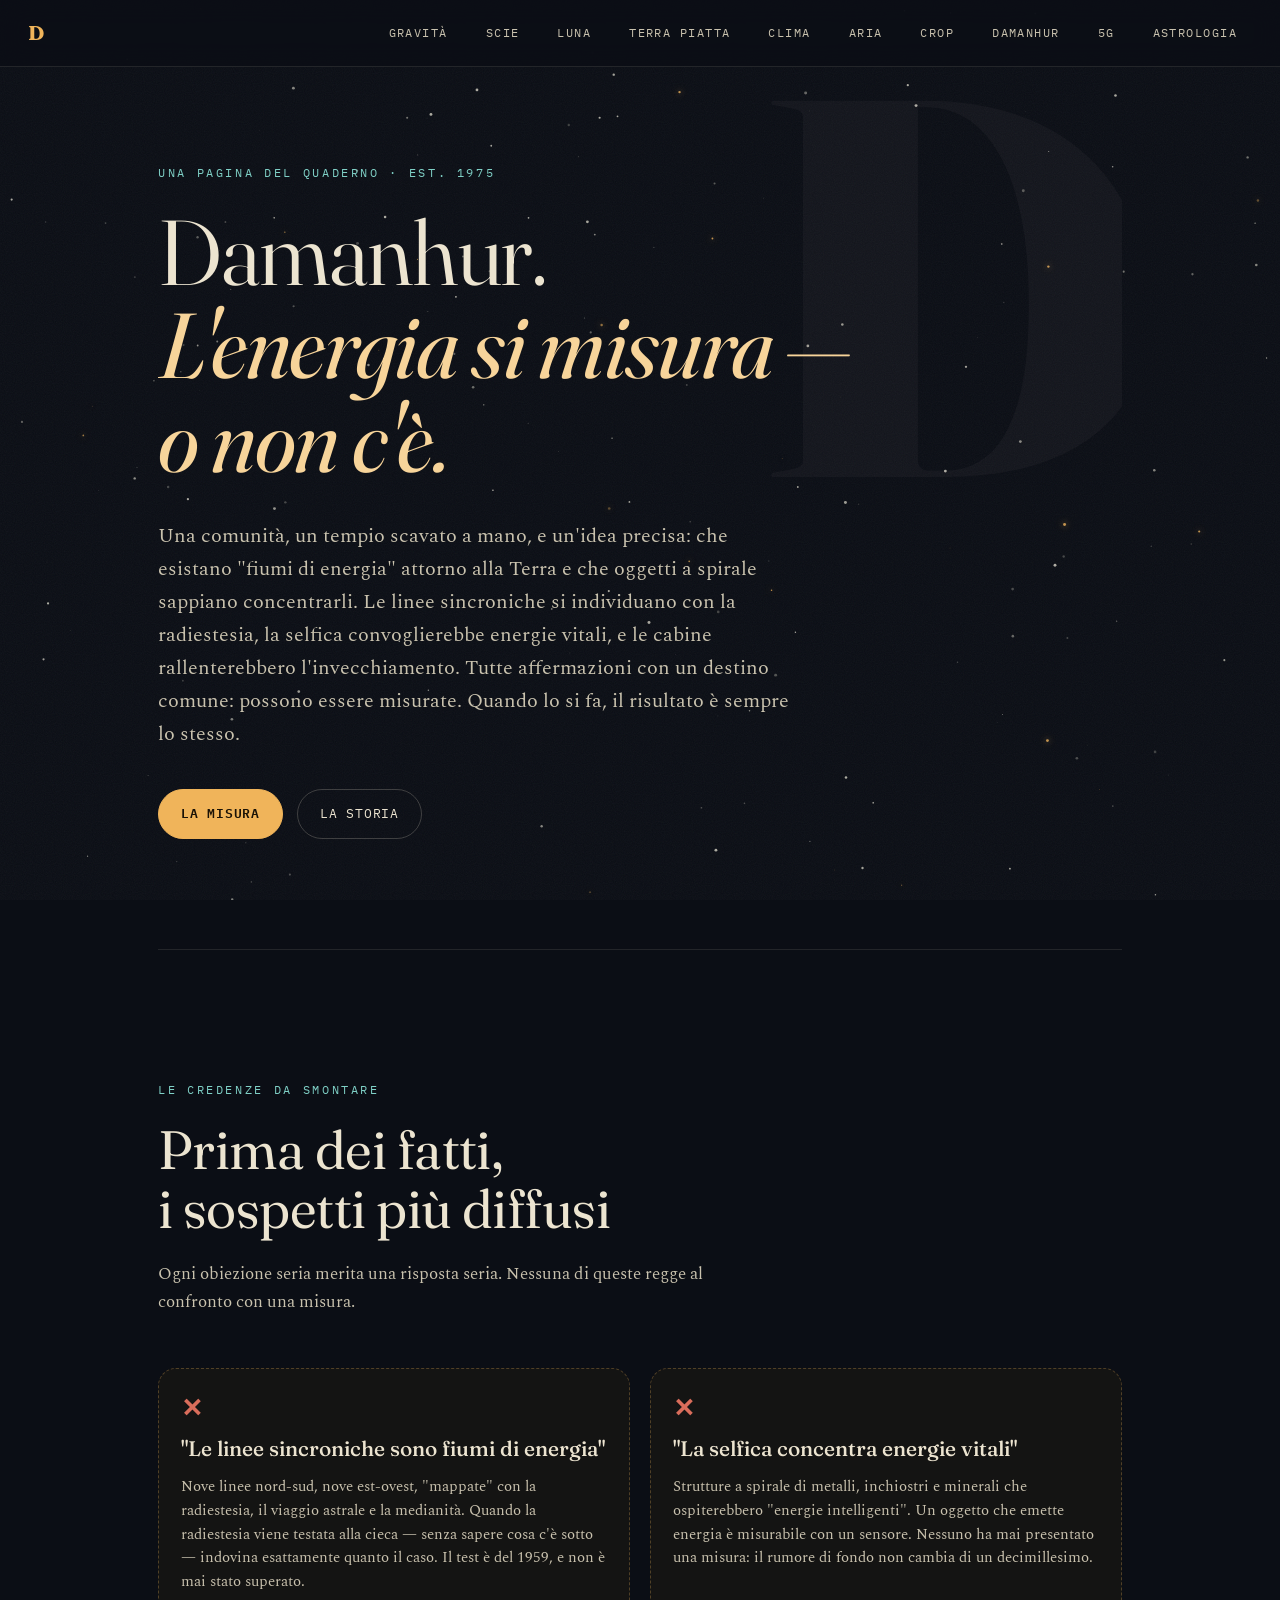
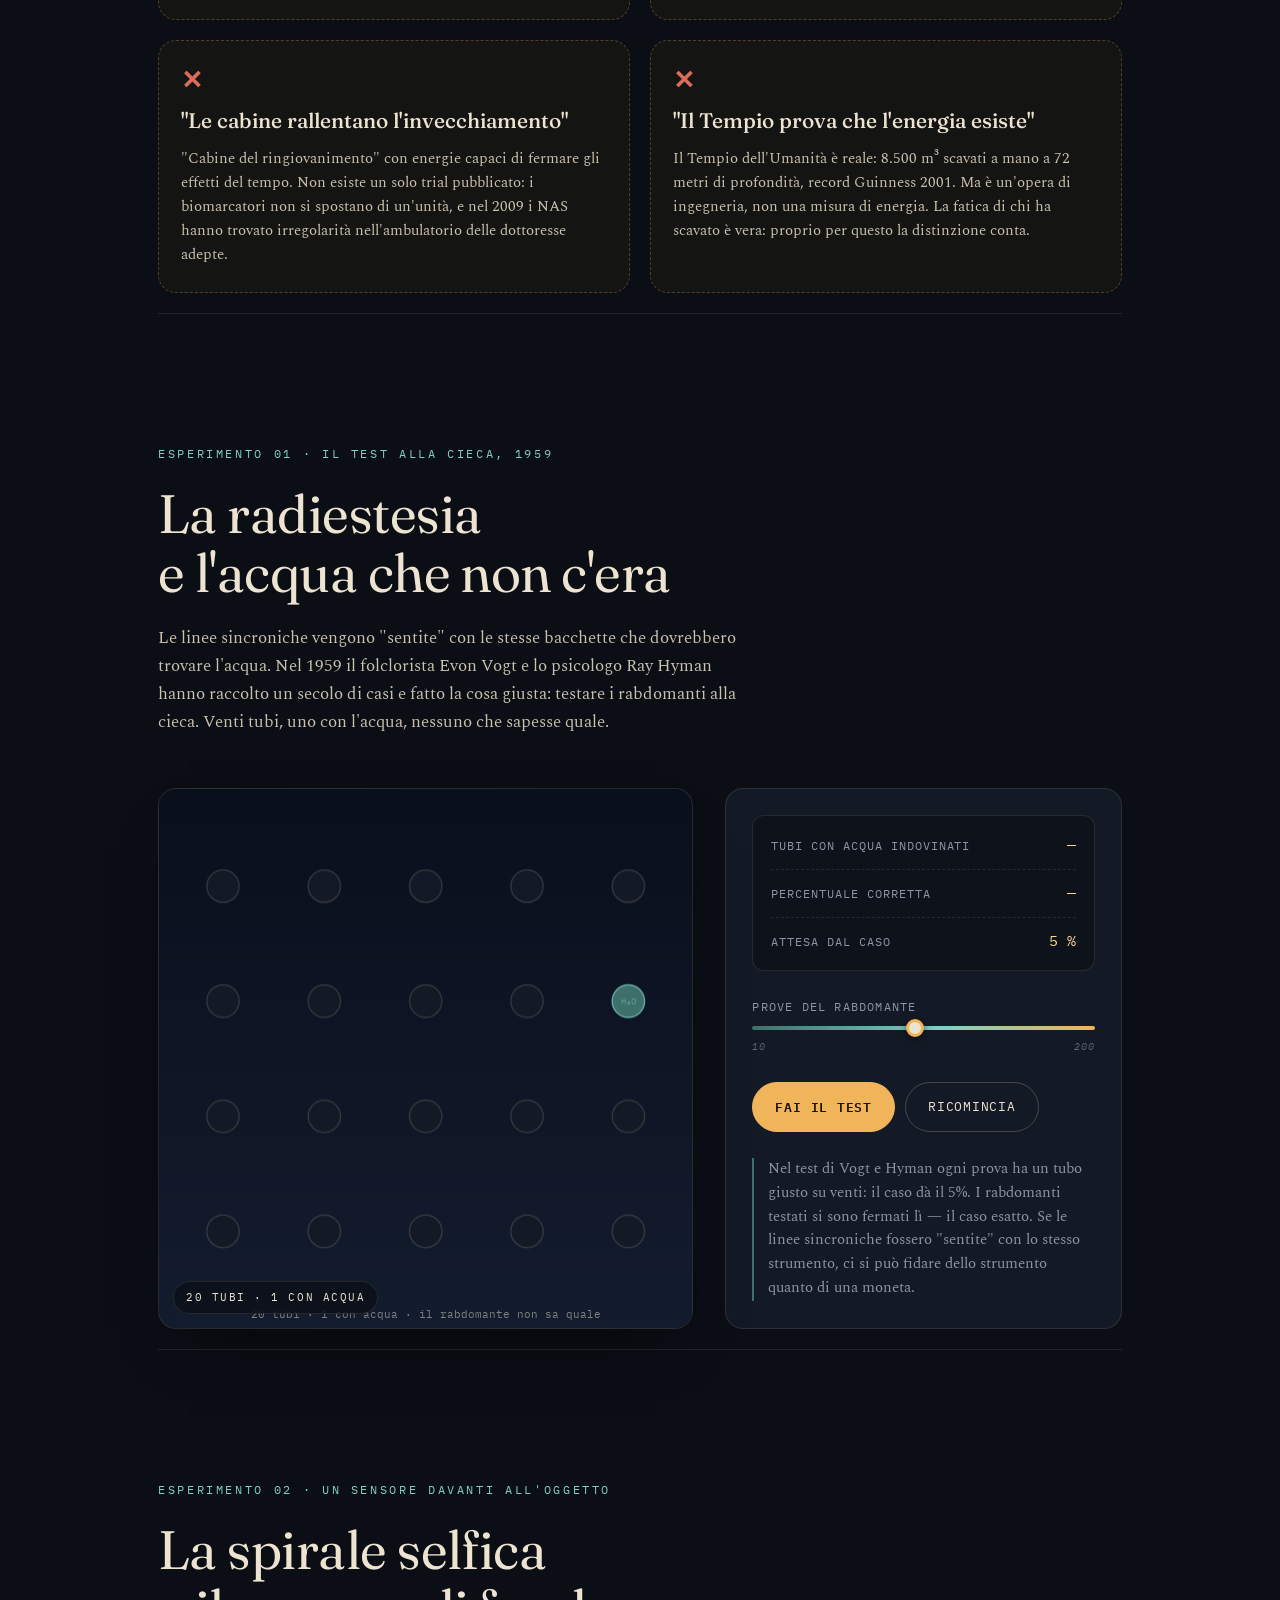
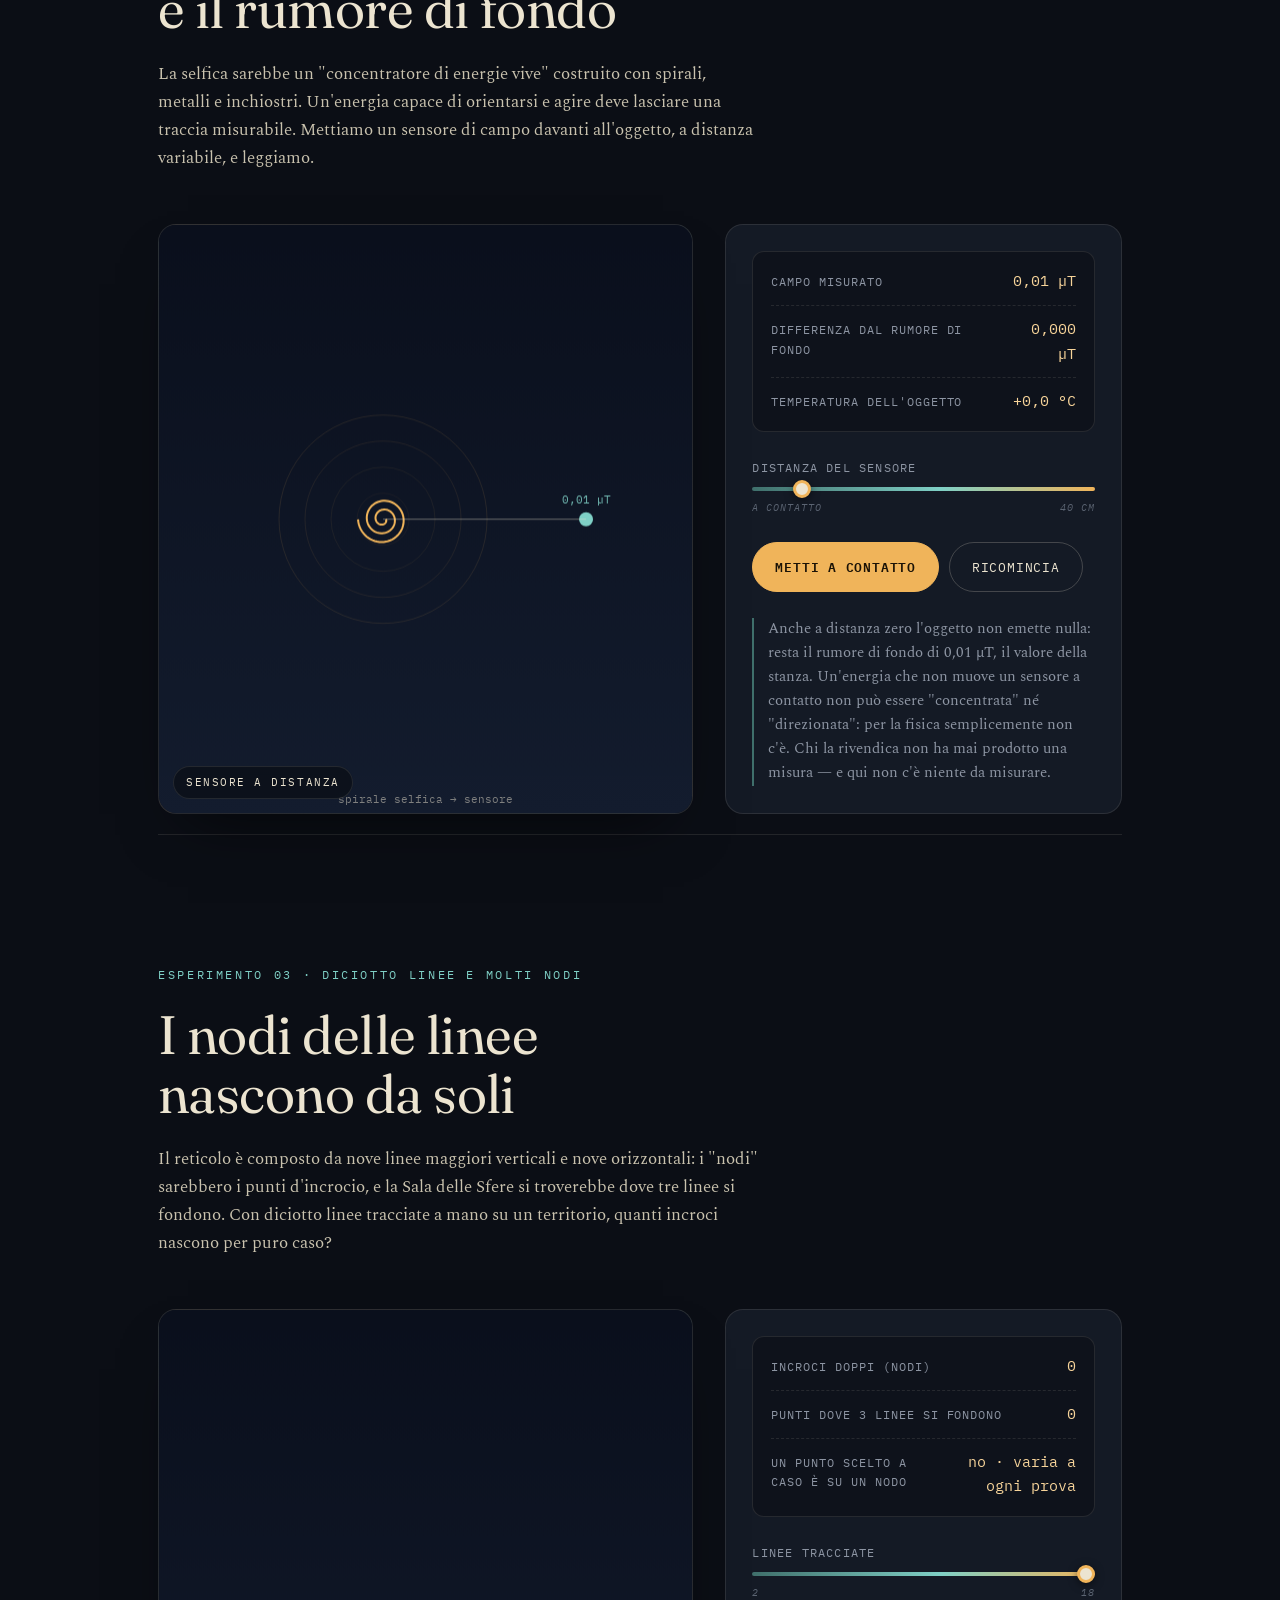
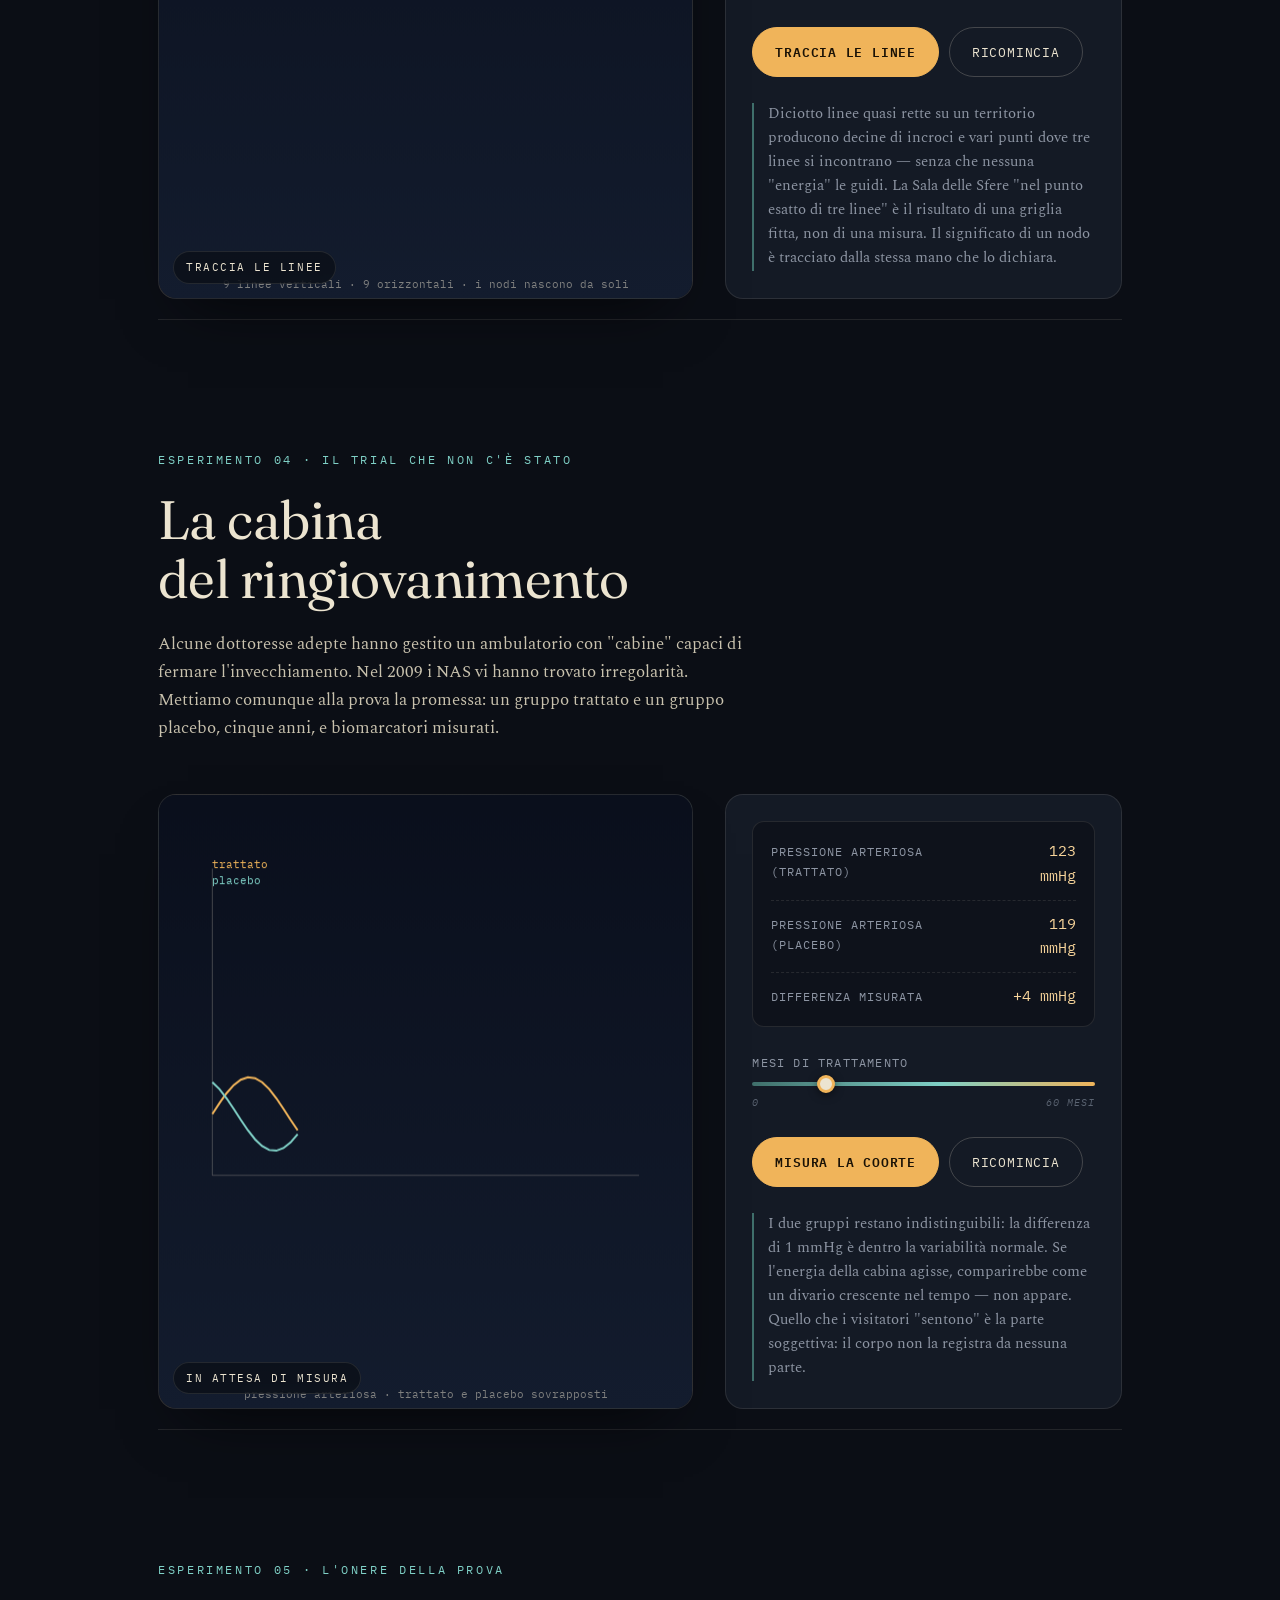
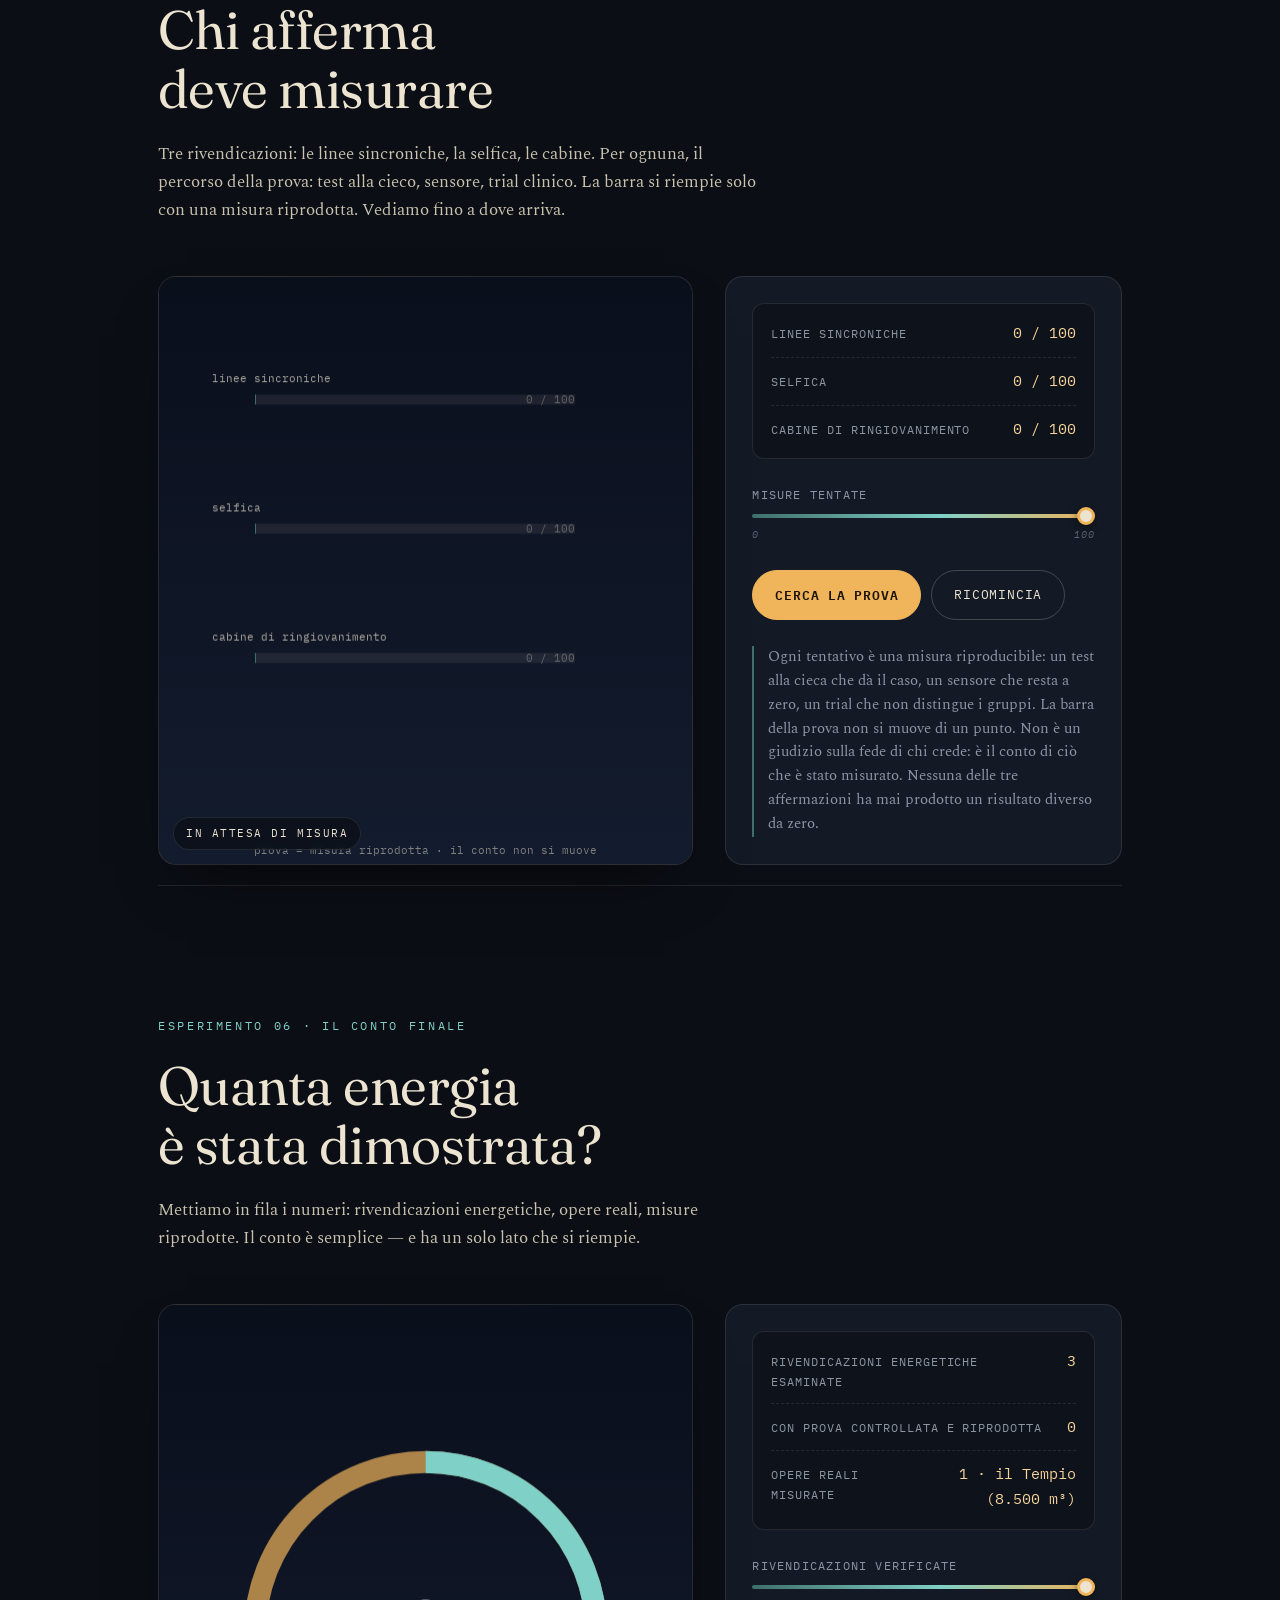
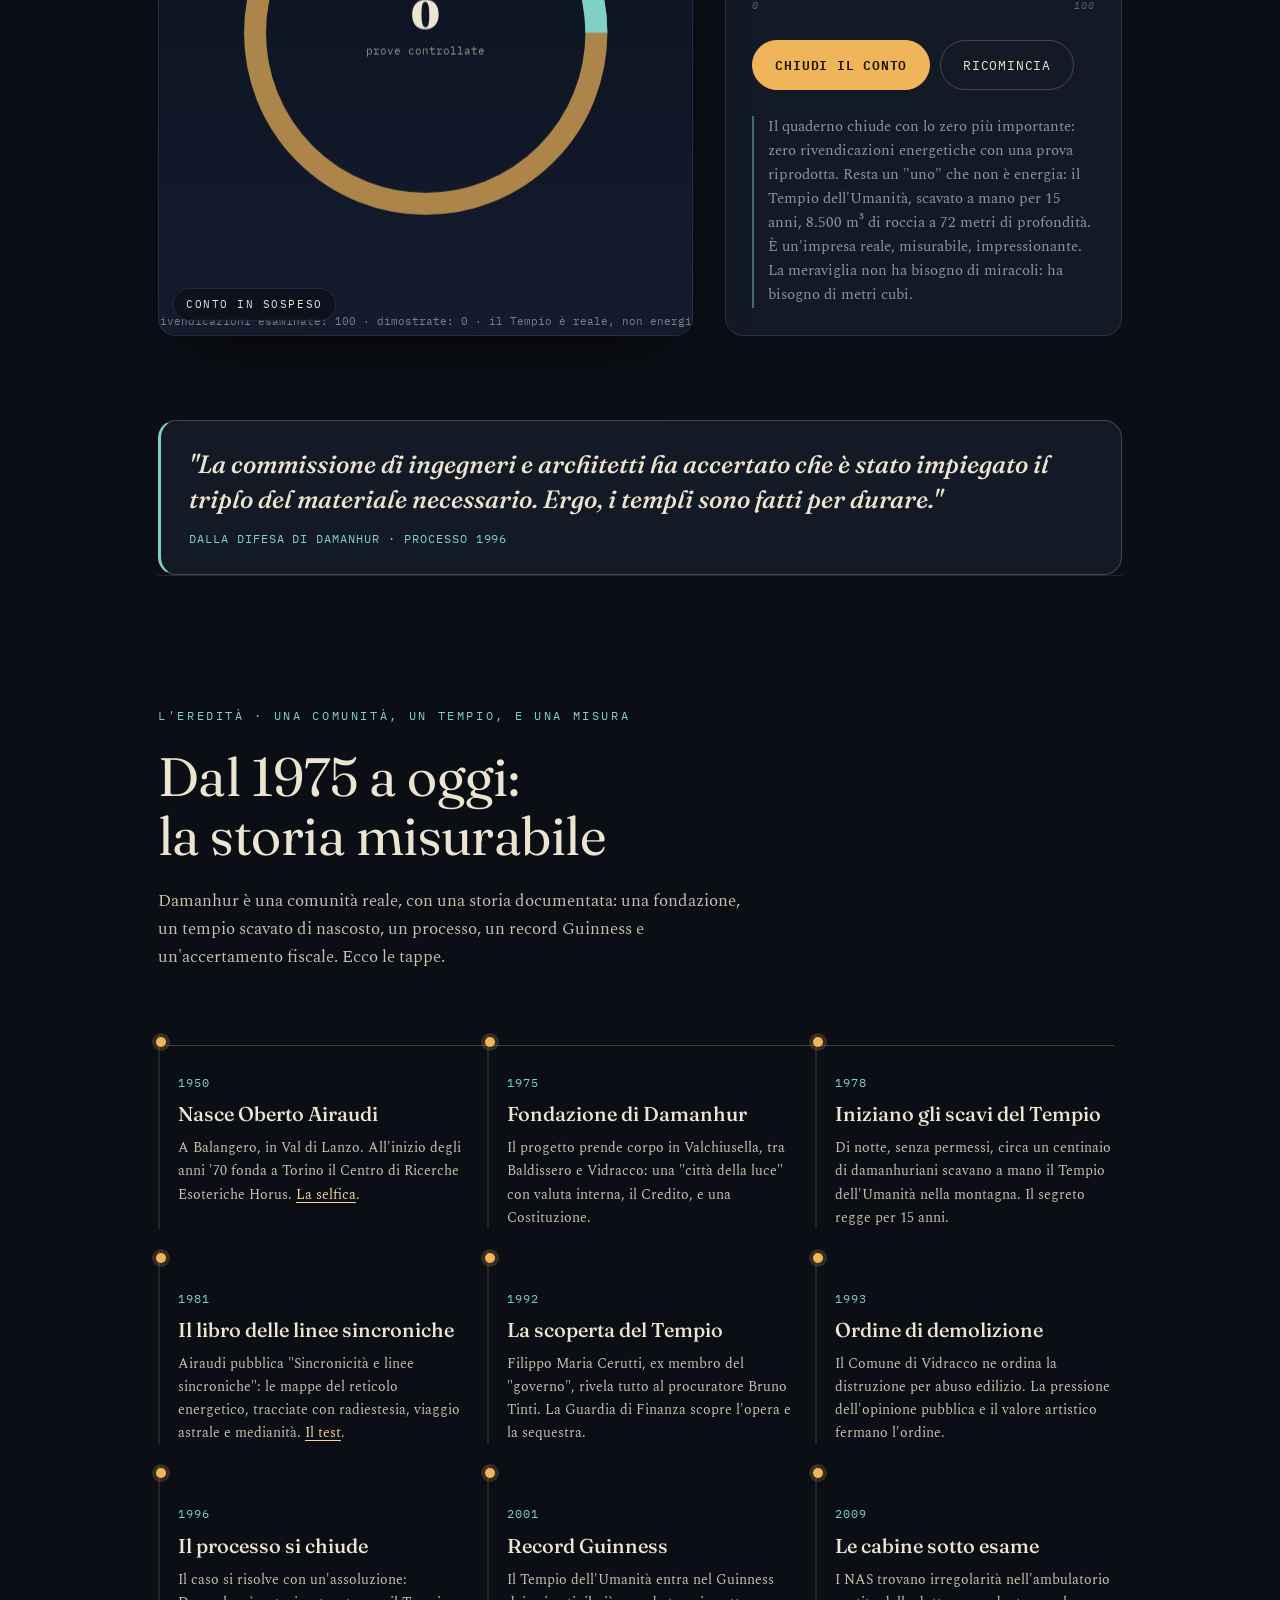
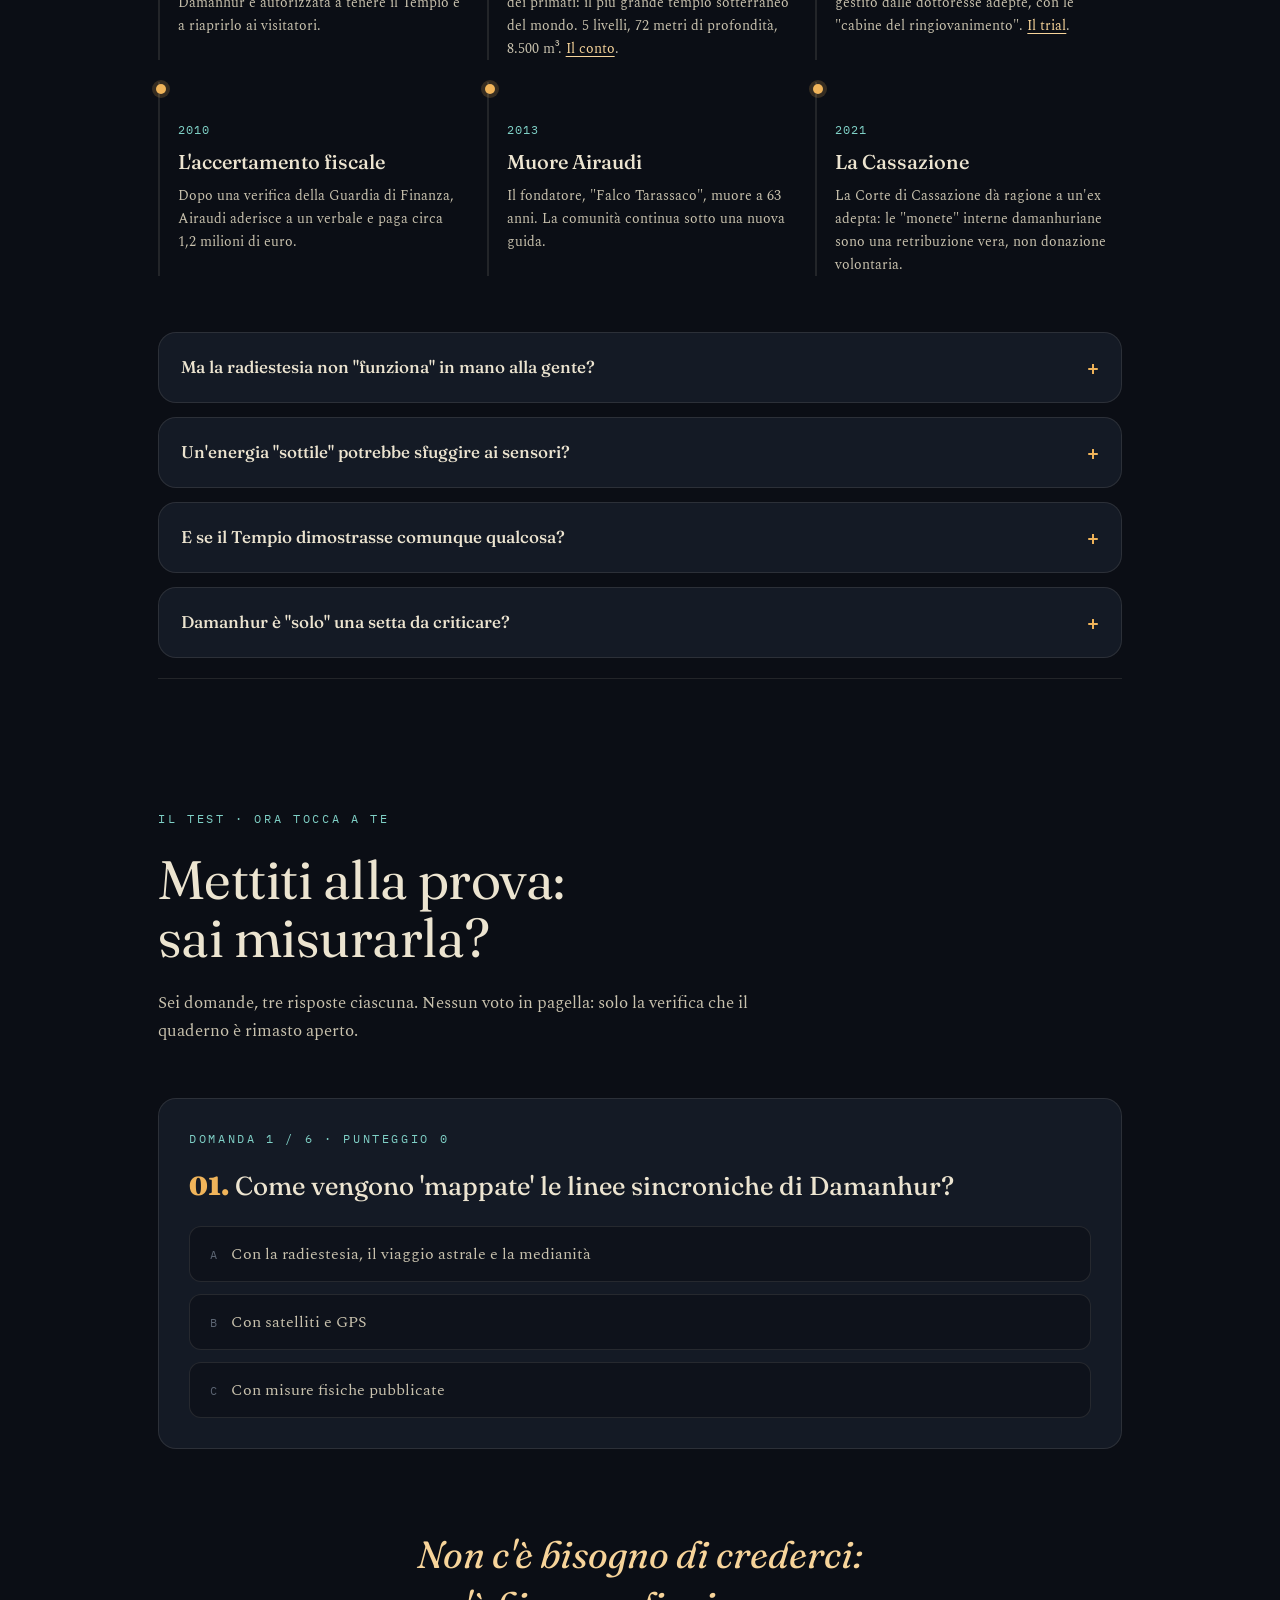
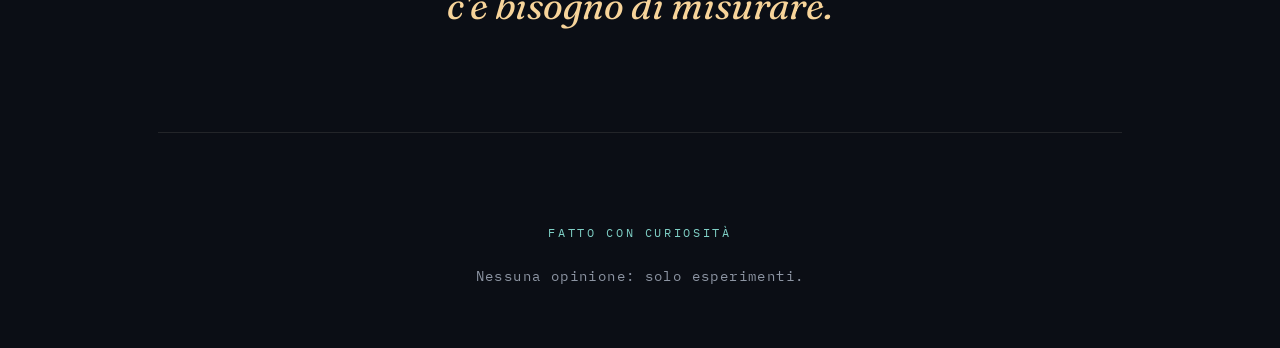
<file: damanhur.html>
<!DOCTYPE html>
<html lang="it">
<head>
<meta charset="UTF-8">
<meta name="viewport" content="width=device-width, initial-scale=1.0">
<title>Damanhur · Quaderno di esperimenti</title>
<link rel="icon" href="data:image/svg+xml,%3Csvg xmlns='http://www.w3.org/2000/svg' viewBox='0 0 32 32'%3E%3Ccircle cx='16' cy='16' r='7' fill='%23f0b45a'/%3E%3Ccircle cx='16' cy='16' r='12' fill='none' stroke='%237fd0c6' stroke-opacity='0.4' stroke-width='1.5'/%3E%3C/svg%3E">
<link rel="preconnect" href="https://fonts.googleapis.com">
<link rel="preconnect" href="https://fonts.gstatic.com" crossorigin>
<link href="https://fonts.googleapis.com/css2?family=Fraunces:ital,opsz,wght@0,9..144,300..900;1,9..144,300..900&family=Spectral:ital,wght@0,300;0,400;0,500;1,400;1,500&family=IBM+Plex+Mono:wght@400;500;600&display=swap" rel="stylesheet">
<link rel="stylesheet" href="styles.css">
<style>
  .hero::before { content: "D"; }
</style>
</head>
<body>

<div class="grain" aria-hidden="true"></div>
<canvas id="starfield" aria-hidden="true"></canvas>

<nav class="navbar" aria-label="Navigazione principale">
  <a class="navbar-brand" href="index.html" aria-label="Vai a Gravità">D</a>
  <div class="navbar-links">
    <a class="navbar-link" href="index.html">Gravità</a>
    <a class="navbar-link" href="scie.html">Scie</a>
    <a class="navbar-link" href="luna.html">Luna</a>
    <a class="navbar-link" href="terrapiatta.html">Terra Piatta</a>
    <a class="navbar-link" href="clima.html">Clima</a>
    <a class="navbar-link" href="inquinamento.html">Aria</a>
    <a class="navbar-link" href="cropcircles.html">Crop</a>
    <a class="navbar-link" href="#top">Damanhur</a>
    <a class="navbar-link" href="cinque.html">5G</a>
    <a class="navbar-link" href="astrologia.html">Astrologia</a>
  </div>
</nav>

<div class="shell">

  <header class="hero hero--page" id="top">
    <p class="eyebrow">Una pagina del quaderno · est. 1975</p>
    <h1 class="hero-title">
      Damanhur.<br>
      <em>L'energia si misura —<br>o non c'è.</em>
    </h1>
    <p class="hero-sub">
      Una comunità, un tempio scavato a mano, e un'idea precisa: che esistano
      "fiumi di energia" attorno alla Terra e che oggetti a spirale sappiano
      concentrarli. Le linee sincroniche si individuano con la radiestesia,
      la selfica convoglierebbe energie vitali, e le cabine rallenterebbero
      l'invecchiamento. Tutte affermazioni con un destino comune: possono
      essere misurate. Quando lo si fa, il risultato è sempre lo stesso.
    </p>
    <div class="hero-actions">
      <a href="#dowsing" class="btn btn-primary">La misura</a>
      <a href="#storia" class="btn btn-ghost">La storia</a>
    </div>
  </header>

  <main>

    <section class="experiment">
      <div class="section-head reveal">
        <p class="eyebrow">Le credenze da smontare</p>
        <h2>Prima dei fatti,<br>i sospetti più diffusi</h2>
        <p class="lede">
          Ogni obiezione seria merita una risposta seria. Nessuna di queste
          regge al confronto con una misura.
        </p>
      </div>

      <div class="cards cards--myth reveal">
        <article class="card">
          <span class="card-num">✕</span>
          <h3>"Le linee sincroniche sono fiumi di energia"</h3>
          <p>
            Nove linee nord-sud, nove est-ovest, "mappate" con la radiestesia,
            il viaggio astrale e la medianità. Quando la radiestesia viene
            testata alla cieca — senza sapere cosa c'è sotto — indovina
            esattamente quanto il caso. Il test è del 1959, e non è mai stato
            superato.
          </p>
        </article>
        <article class="card">
          <span class="card-num">✕</span>
          <h3>"La selfica concentra energie vitali"</h3>
          <p>
            Strutture a spirale di metalli, inchiostri e minerali che
            ospiterebbero "energie intelligenti". Un oggetto che emette energia
            è misurabile con un sensore. Nessuno ha mai presentato una misura:
            il rumore di fondo non cambia di un decimillesimo.
          </p>
        </article>
        <article class="card">
          <span class="card-num">✕</span>
          <h3>"Le cabine rallentano l'invecchiamento"</h3>
          <p>
            "Cabine del ringiovanimento" con energie capaci di fermare gli
            effetti del tempo. Non esiste un solo trial pubblicato: i
            biomarcatori non si spostano di un'unità, e nel 2009 i NAS hanno
            trovato irregolarità nell'ambulatorio delle dottoresse adepte.
          </p>
        </article>
        <article class="card">
          <span class="card-num">✕</span>
          <h3>"Il Tempio prova che l'energia esiste"</h3>
          <p>
            Il Tempio dell'Umanità è reale: 8.500 m³ scavati a mano a 72 metri
            di profondità, record Guinness 2001. Ma è un'opera di ingegneria,
            non una misura di energia. La fatica di chi ha scavato è vera:
            proprio per questo la distinzione conta.
          </p>
        </article>
      </div>
    </section>

    <section id="dowsing" class="experiment">
      <div class="section-head reveal">
        <p class="eyebrow">Esperimento 01 · Il test alla cieca, 1959</p>
        <h2>La radiestesia<br>e l'acqua che non c'era</h2>
        <p class="lede">
          Le linee sincroniche vengono "sentite" con le stesse bacchette che
          dovrebbero trovare l'acqua. Nel 1959 il folclorista Evon Vogt e lo
          psicologo Ray Hyman hanno raccolto un secolo di casi e fatto la cosa
          giusta: testare i rabdomanti alla cieca. Venti tubi, uno con l'acqua,
          nessuno che sapesse quale.
        </p>
      </div>

      <div class="lab-grid reveal">
        <figure class="lab-canvas-wrap">
          <canvas id="canvas-dowsing" class="lab-canvas lab-canvas--wide"></canvas>
          <div class="lab-overlay lab-overlay--bottom">
            <span class="chip" id="dowsing-chip">20 tubi · 1 con acqua</span>
          </div>
        </figure>

        <div class="lab-panel">
          <div class="readout">
            <div class="readout-row">
              <span class="readout-key">tubi con acqua indovinati</span>
              <span class="readout-val" id="dowsing-hit">—</span>
            </div>
            <div class="readout-row">
              <span class="readout-key">percentuale corretta</span>
              <span class="readout-val" id="dowsing-pct">—</span>
            </div>
            <div class="readout-row">
              <span class="readout-key">attesa dal caso</span>
              <span class="readout-val" id="dowsing-chance">5 %</span>
            </div>
          </div>

          <div class="sliders">
            <label class="slider">
              <span class="slider-label">prove del rabdomante</span>
              <input type="range" id="dowsing-slider" min="10" max="200" step="10" value="100">
              <span class="slider-scale"><i>10</i><i>200</i></span>
            </label>
          </div>

          <div class="controls">
            <button id="dowsing-go" class="btn btn-primary" type="button">Fai il test</button>
            <button id="dowsing-reset" class="btn btn-ghost" type="button">Ricomincia</button>
          </div>

          <p class="aside">
            Nel test di Vogt e Hyman ogni prova ha un tubo giusto su venti:
            il caso dà il 5%. I rabdomanti testati si sono fermati lì — il
            caso esatto. Se le linee sincroniche fossero "sentite" con lo
            stesso strumento, ci si può fidare dello strumento quanto di una
            moneta.
          </p>
        </div>
      </div>
    </section>

    <section id="selfica" class="experiment">
      <div class="section-head reveal">
        <p class="eyebrow">Esperimento 02 · Un sensore davanti all'oggetto</p>
        <h2>La spirale selfica<br>e il rumore di fondo</h2>
        <p class="lede">
          La selfica sarebbe un "concentratore di energie vive" costruito con
          spirali, metalli e inchiostri. Un'energia capace di orientarsi e
          agire deve lasciare una traccia misurabile. Mettiamo un sensore di
          campo davanti all'oggetto, a distanza variabile, e leggiamo.
        </p>
      </div>

      <div class="lab-grid reveal">
        <figure class="lab-canvas-wrap">
          <canvas id="canvas-selfica" class="lab-canvas lab-canvas--wide"></canvas>
          <div class="lab-overlay lab-overlay--bottom">
            <span class="chip" id="selfica-chip">sensore a campo nullo</span>
          </div>
        </figure>

        <div class="lab-panel">
          <div class="readout">
            <div class="readout-row">
              <span class="readout-key">campo misurato</span>
              <span class="readout-val" id="selfica-campo">0,01 µT</span>
            </div>
            <div class="readout-row">
              <span class="readout-key">differenza dal rumore di fondo</span>
              <span class="readout-val" id="selfica-diff">0,000 µT</span>
            </div>
            <div class="readout-row">
              <span class="readout-key">temperatura dell'oggetto</span>
              <span class="readout-val" id="selfica-temp">+0,0 °C</span>
            </div>
          </div>

          <div class="sliders">
            <label class="slider">
              <span class="slider-label">distanza del sensore</span>
              <input type="range" id="selfica-slider" min="0" max="40" step="1" value="5">
              <span class="slider-scale"><i>a contatto</i><i>40 cm</i></span>
            </label>
          </div>

          <div class="controls">
            <button id="selfica-go" class="btn btn-primary" type="button">Metti a contatto</button>
            <button id="selfica-reset" class="btn btn-ghost" type="button">Ricomincia</button>
          </div>

          <p class="aside">
            Anche a distanza zero l'oggetto non emette nulla: resta il rumore
            di fondo di 0,01 µT, il valore della stanza. Un'energia che non
            muove un sensore a contatto non può essere "concentrata" né
            "direzionata": per la fisica semplicemente non c'è. Chi la
            rivendica non ha mai prodotto una misura — e qui non c'è niente
            da misurare.
          </p>
        </div>
      </div>
    </section>

    <section id="linee" class="experiment">
      <div class="section-head reveal">
        <p class="eyebrow">Esperimento 03 · Diciotto linee e molti nodi</p>
        <h2>I nodi delle linee<br>nascono da soli</h2>
        <p class="lede">
          Il reticolo è composto da nove linee maggiori verticali e nove
          orizzontali: i "nodi" sarebbero i punti d'incrocio, e la Sala delle
          Sfere si troverebbe dove tre linee si fondono. Con diciotto linee
          tracciate a mano su un territorio, quanti incroci nascono per puro
          caso?
        </p>
      </div>

      <div class="lab-grid reveal">
        <figure class="lab-canvas-wrap">
          <canvas id="canvas-linee" class="lab-canvas lab-canvas--wide"></canvas>
          <div class="lab-overlay lab-overlay--bottom">
            <span class="chip" id="linee-chip">nodi attesi per caso</span>
          </div>
        </figure>

        <div class="lab-panel">
          <div class="readout">
            <div class="readout-row">
              <span class="readout-key">incroci doppi (nodi)</span>
              <span class="readout-val" id="linee-doppi">—</span>
            </div>
            <div class="readout-row">
              <span class="readout-key">punti dove 3 linee si fondono</span>
              <span class="readout-val" id="linee-tripli">—</span>
            </div>
            <div class="readout-row">
              <span class="readout-key">un punto scelto a caso è su un nodo</span>
              <span class="readout-val" id="linee-pct">—</span>
            </div>
          </div>

          <div class="sliders">
            <label class="slider">
              <span class="slider-label">linee tracciate</span>
              <input type="range" id="linee-slider" min="2" max="18" step="1" value="18">
              <span class="slider-scale"><i>2</i><i>18</i></span>
            </label>
          </div>

          <div class="controls">
            <button id="linee-go" class="btn btn-primary" type="button">Traccia le linee</button>
            <button id="linee-reset" class="btn btn-ghost" type="button">Ricomincia</button>
          </div>

          <p class="aside">
            Diciotto linee quasi rette su un territorio producono decine di
            incroci e vari punti dove tre linee si incontrano — senza che
            nessuna "energia" le guidi. La Sala delle Sfere "nel punto esatto
            di tre linee" è il risultato di una griglia fitta, non di una
            misura. Il significato di un nodo è tracciato dalla stessa mano
            che lo dichiara.
          </p>
        </div>
      </div>
    </section>

    <section id="vega" class="experiment">
      <div class="section-head reveal">
        <p class="eyebrow">Esperimento 04 · Il trial che non c'è stato</p>
        <h2>La cabina<br>del ringiovanimento</h2>
        <p class="lede">
          Alcune dottoresse adepte hanno gestito un ambulatorio con "cabine"
          capaci di fermare l'invecchiamento. Nel 2009 i NAS vi hanno trovato
          irregolarità. Mettiamo comunque alla prova la promessa: un gruppo
          trattato e un gruppo placebo, cinque anni, e biomarcatori misurati.
        </p>
      </div>

      <div class="lab-grid reveal">
        <figure class="lab-canvas-wrap">
          <canvas id="canvas-vega" class="lab-canvas lab-canvas--wide"></canvas>
          <div class="lab-overlay lab-overlay--bottom">
            <span class="chip" id="vega-chip">gruppo trattato vs placebo</span>
          </div>
        </figure>

        <div class="lab-panel">
          <div class="readout">
            <div class="readout-row">
              <span class="readout-key">pressione arteriosa (trattato)</span>
              <span class="readout-val" id="vega-pa">121 mmHg</span>
            </div>
            <div class="readout-row">
              <span class="readout-key">pressione arteriosa (placebo)</span>
              <span class="readout-val" id="vega-pb">120 mmHg</span>
            </div>
            <div class="readout-row">
              <span class="readout-key">differenza misurata</span>
              <span class="readout-val" id="vega-diff">+1 mmHg</span>
            </div>
          </div>

          <div class="sliders">
            <label class="slider">
              <span class="slider-label">mesi di trattamento</span>
              <input type="range" id="vega-slider" min="0" max="60" step="1" value="12">
              <span class="slider-scale"><i>0</i><i>60 mesi</i></span>
            </label>
          </div>

          <div class="controls">
            <button id="vega-go" class="btn btn-primary" type="button">Misura la coorte</button>
            <button id="vega-reset" class="btn btn-ghost" type="button">Ricomincia</button>
          </div>

          <p class="aside">
            I due gruppi restano indistinguibili: la differenza di 1 mmHg è
            dentro la variabilità normale. Se l'energia della cabina agisse,
            comparirebbe come un divario crescente nel tempo — non appare.
            Quello che i visitatori "sentono" è la parte soggettiva: il corpo
            non la registra da nessuna parte.
          </p>
        </div>
      </div>
    </section>

    <section id="prove" class="experiment">
      <div class="section-head reveal">
        <p class="eyebrow">Esperimento 05 · L'onere della prova</p>
        <h2>Chi afferma<br>deve misurare</h2>
        <p class="lede">
          Tre rivendicazioni: le linee sincroniche, la selfica, le cabine.
          Per ognuna, il percorso della prova: test alla cieco, sensore,
          trial clinico. La barra si riempie solo con una misura riprodotta.
          Vediamo fino a dove arriva.
        </p>
      </div>

      <div class="lab-grid reveal">
        <figure class="lab-canvas-wrap">
          <canvas id="canvas-prove" class="lab-canvas lab-canvas--wide"></canvas>
          <div class="lab-overlay lab-overlay--bottom">
            <span class="chip" id="prove-chip">prova prodotta: nessuna</span>
          </div>
        </figure>

        <div class="lab-panel">
          <div class="readout">
            <div class="readout-row">
              <span class="readout-key">linee sincroniche</span>
              <span class="readout-val" id="prove-linee">0 / 100</span>
            </div>
            <div class="readout-row">
              <span class="readout-key">selfica</span>
              <span class="readout-val" id="prove-selfica">0 / 100</span>
            </div>
            <div class="readout-row">
              <span class="readout-key">cabine di ringiovanimento</span>
              <span class="readout-val" id="prove-cabine">0 / 100</span>
            </div>
          </div>

          <div class="sliders">
            <label class="slider">
              <span class="slider-label">misure tentate</span>
              <input type="range" id="prove-slider" min="0" max="100" step="1" value="100">
              <span class="slider-scale"><i>0</i><i>100</i></span>
            </label>
          </div>

          <div class="controls">
            <button id="prove-go" class="btn btn-primary" type="button">Cerca la prova</button>
            <button id="prove-reset" class="btn btn-ghost" type="button">Ricomincia</button>
          </div>

          <p class="aside">
            Ogni tentativo è una misura riproducibile: un test alla cieca che
            dà il caso, un sensore che resta a zero, un trial che non
            distingue i gruppi. La barra della prova non si muove di un
            punto. Non è un giudizio sulla fede di chi crede: è il conto di
            ciò che è stato misurato. Nessuna delle tre affermazioni ha mai
            prodotto un risultato diverso da zero.
          </p>
        </div>
      </div>
    </section>

    <section id="bilancio" class="experiment">
      <div class="section-head reveal">
        <p class="eyebrow">Esperimento 06 · Il conto finale</p>
        <h2>Quanta energia<br>è stata dimostrata?</h2>
        <p class="lede">
          Mettiamo in fila i numeri: rivendicazioni energetiche, opere reali,
          misure riprodotte. Il conto è semplice — e ha un solo lato che si
          riempie.
        </p>
      </div>

      <div class="lab-grid reveal">
        <figure class="lab-canvas-wrap">
          <canvas id="canvas-bilancio" class="lab-canvas lab-canvas--wide"></canvas>
          <div class="lab-overlay lab-overlay--bottom">
            <span class="chip" id="bilancio-chip">energia dimostrata: 0</span>
          </div>
        </figure>

        <div class="lab-panel">
          <div class="readout">
            <div class="readout-row">
              <span class="readout-key">rivendicazioni energetiche esaminate</span>
              <span class="readout-val" id="bilancio-rev">3</span>
            </div>
            <div class="readout-row">
              <span class="readout-key">con prova controllata e riprodotta</span>
              <span class="readout-val" id="bilancio-zero">0</span>
            </div>
            <div class="readout-row">
              <span class="readout-key">opere reali misurate</span>
              <span class="readout-val" id="bilancio-reale">1 · il Tempio (8.500 m³)</span>
            </div>
          </div>

          <div class="sliders">
            <label class="slider">
              <span class="slider-label">rivendicazioni verificate</span>
              <input type="range" id="bilancio-slider" min="0" max="100" step="1" value="100">
              <span class="slider-scale"><i>0</i><i>100</i></span>
            </label>
          </div>

          <div class="controls">
            <button id="bilancio-go" class="btn btn-primary" type="button">Chiudi il conto</button>
            <button id="bilancio-reset" class="btn btn-ghost" type="button">Ricomincia</button>
          </div>

          <p class="aside">
            Il quaderno chiude con lo zero più importante: zero rivendicazioni
            energetiche con una prova riprodotta. Resta un "uno" che non è
            energia: il Tempio dell'Umanità, scavato a mano per 15 anni,
            8.500 m³ di roccia a 72 metri di profondità. È un'impresa reale,
            misurabile, impressionante. La meraviglia non ha bisogno di
            miracoli: ha bisogno di metri cubi.
          </p>
        </div>
      </div>
    </section>

    <div class="press reveal">
      <p class="press-quote">
        "La commissione di ingegneri e architetti ha accertato che è stato
        impiegato il triplo del materiale necessario. Ergo, i templi sono
        fatti per durare."
      </p>
      <p class="press-byline">Dalla difesa di Damanhur · processo 1996</p>
    </div>

    <section id="storia" class="experiment">
      <div class="section-head reveal">
        <p class="eyebrow">L'eredità · Una comunità, un tempio, e una misura</p>
        <h2>Dal 1975 a oggi:<br>la storia misurabile</h2>
        <p class="lede">
          Damanhur è una comunità reale, con una storia documentata: una
          fondazione, un tempio scavato di nascosto, un processo, un record
          Guinness e un'accertamento fiscale. Ecco le tappe.
        </p>
      </div>

      <div class="timeline reveal">
        <ol class="timeline-track">
          <li>
            <span class="timeline-year">1950</span>
            <h4>Nasce Oberto Airaudi</h4>
            <p>A Balangero, in Val di Lanzo. All'inizio degli anni '70 fonda a
            Torino il Centro di Ricerche Esoteriche Horus. <a href="#selfica">La selfica</a>.</p>
          </li>
          <li>
            <span class="timeline-year">1975</span>
            <h4>Fondazione di Damanhur</h4>
            <p>Il progetto prende corpo in Valchiusella, tra Baldissero e
            Vidracco: una "città della luce" con valuta interna, il Credito,
            e una Costituzione.</p>
          </li>
          <li>
            <span class="timeline-year">1978</span>
            <h4>Iniziano gli scavi del Tempio</h4>
            <p>Di notte, senza permessi, circa un centinaio di damanhuriani
            scavano a mano il Tempio dell'Umanità nella montagna. Il segreto
            regge per 15 anni.</p>
          </li>
          <li>
            <span class="timeline-year">1981</span>
            <h4>Il libro delle linee sincroniche</h4>
            <p>Airaudi pubblica "Sincronicità e linee sincroniche": le mappe
            del reticolo energetico, tracciate con radiestesia, viaggio
            astrale e medianità. <a href="#dowsing">Il test</a>.</p>
          </li>
          <li>
            <span class="timeline-year">1992</span>
            <h4>La scoperta del Tempio</h4>
            <p>Filippo Maria Cerutti, ex membro del "governo", rivela tutto al
            procuratore Bruno Tinti. La Guardia di Finanza scopre l'opera e la
            sequestra.</p>
          </li>
          <li>
            <span class="timeline-year">1993</span>
            <h4>Ordine di demolizione</h4>
            <p>Il Comune di Vidracco ne ordina la distruzione per abuso
            edilizio. La pressione dell'opinione pubblica e il valore
            artistico fermano l'ordine.</p>
          </li>
          <li>
            <span class="timeline-year">1996</span>
            <h4>Il processo si chiude</h4>
            <p>Il caso si risolve con un'assoluzione: Damanhur è autorizzata a
            tenere il Tempio e a riaprirlo ai visitatori.</p>
          </li>
          <li>
            <span class="timeline-year">2001</span>
            <h4>Record Guinness</h4>
            <p>Il Tempio dell'Umanità entra nel Guinness dei primati: il più
            grande tempio sotterraneo del mondo. 5 livelli, 72 metri di
            profondità, 8.500 m³. <a href="#bilancio">Il conto</a>.</p>
          </li>
          <li>
            <span class="timeline-year">2009</span>
            <h4>Le cabine sotto esame</h4>
            <p>I NAS trovano irregolarità nell'ambulatorio gestito dalle
            dottoresse adepte, con le "cabine del ringiovanimento".
            <a href="#vega">Il trial</a>.</p>
          </li>
          <li>
            <span class="timeline-year">2010</span>
            <h4>L'accertamento fiscale</h4>
            <p>Dopo una verifica della Guardia di Finanza, Airaudi aderisce a
            un verbale e paga circa 1,2 milioni di euro.</p>
          </li>
          <li>
            <span class="timeline-year">2013</span>
            <h4>Muore Airaudi</h4>
            <p>Il fondatore, "Falco Tarassaco", muore a 63 anni. La comunità
            continua sotto una nuova guida.</p>
          </li>
          <li>
            <span class="timeline-year">2021</span>
            <h4>La Cassazione</h4>
            <p>La Corte di Cassazione dà ragione a un'ex adepta: le "monete"
            interne damanhuriane sono una retribuzione vera, non donazione
            volontaria.</p>
          </li>
        </ol>
      </div>

      <div class="deepdive reveal">
        <details>
          <summary>Ma la radiestesia non "funziona" in mano alla gente?</summary>
          <p>
            Sentire un movimento della bacchetta e trovarsi sopra l'acqua sono
            due cose diverse. La prima è reale (è l'effetto ideomotorio: i
            muscoli reagiscono a ciò che ci aspettiamo); la seconda è una
            predizione. Quando la predizione viene testata alla cieca — chi
            tiene la bacchetta non sa quale tubo contiene l'acqua — l'accuratezza
            torna esattamente al livello del caso. Il movimento c'è, la
            conoscenza no.
          </p>
        </details>
        <details>
          <summary>Un'energia "sottile" potrebbe sfuggire ai sensori?</summary>
          <p>
            "Energia sottile" è un nome che non definisce nulla. Ogni energia
            di cui la fisica sa qualcosa — elettrica, magnetica, termica,
            gravitazionale — interagisce con la materia e si misura. Se
            un'energia "si concentra" e "si direziona" in una spirale, deve
            muovere qualcosa: un sensore a contatto non si muove di nulla.
            Chiamarla "sottile" non la rende più reale: la rende solo non
            descritta.
          </p>
        </details>
        <details>
          <summary>E se il Tempio dimostrasse comunque qualcosa?</summary>
          <p>
            Il Tempio dimostra qualcosa di grande — ma non ciò che si vorrebbe.
            Dimostra che un centinaio di persone può scavare a mano 8.500 m³
            di roccia in 15 anni, di notte e in segreto. È una misura di
            perseveranza e ingegneria, non di energia. La meraviglia vera è
            più interessante di quella inventata: nessun miracolo necessario,
            solo persone, martelli e tempo.
          </p>
        </details>
        <details>
          <summary>Damanhur è "solo" una setta da criticare?</summary>
          <p>
            Le etichette servono poco: i fatti misurati contano di più. La
            comunità è iscritta al registro delle associazioni di promozione
            sociale e ha ricevuto riconoscimenti per la sostenibilità. Ma i
            numeri restano numeri: un accertamento fiscale chiuso nel 2010, le
            irregolarità dei NAS nel 2009, la sentenza della Cassazione del 2021
            sulle monete interne. Nessuno di questi è "energia": sono fatti, e
            si misurano come tutti gli altri.
          </p>
        </details>
      </div>
    </section>

    <section id="quiz" class="experiment">
      <div class="section-head reveal">
        <p class="eyebrow">Il test · Ora tocca a te</p>
        <h2>Mettiti alla prova:<br>sai misurarla?</h2>
        <p class="lede">
          Sei domande, tre risposte ciascuna. Nessun voto in pagella: solo la
          verifica che il quaderno è rimasto aperto.
        </p>
      </div>

      <div id="quiz-root" class="quiz reveal"></div>
    </section>

  </main>

  <p class="closing reveal">
    Non c'è bisogno di crederci:<br>
    c'è bisogno di misurare.
  </p>

  <footer class="footer">
    <p class="eyebrow">Fatto con curiosità</p>
    <p>Nessuna opinione: solo esperimenti.</p>
  </footer>

</div>

<script src="damanhur.js"></script>
</body>
</html>
</file>
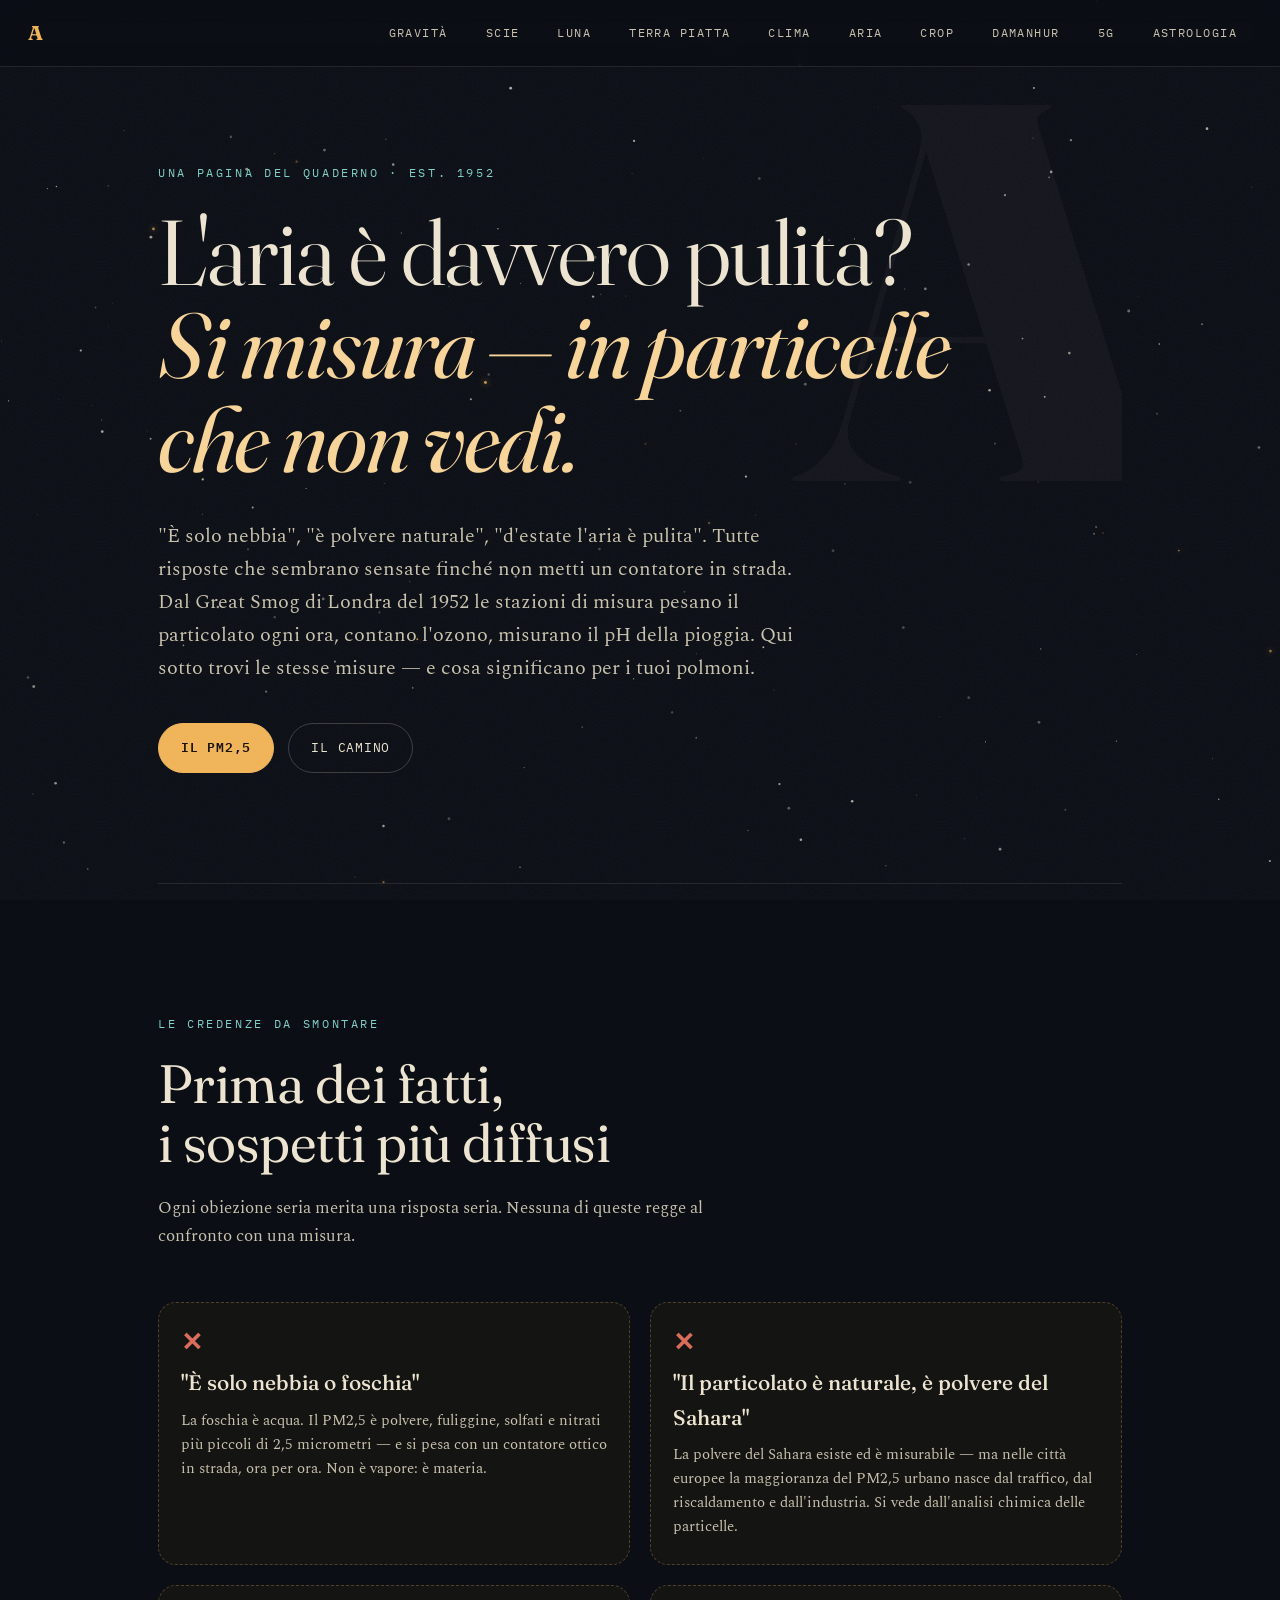
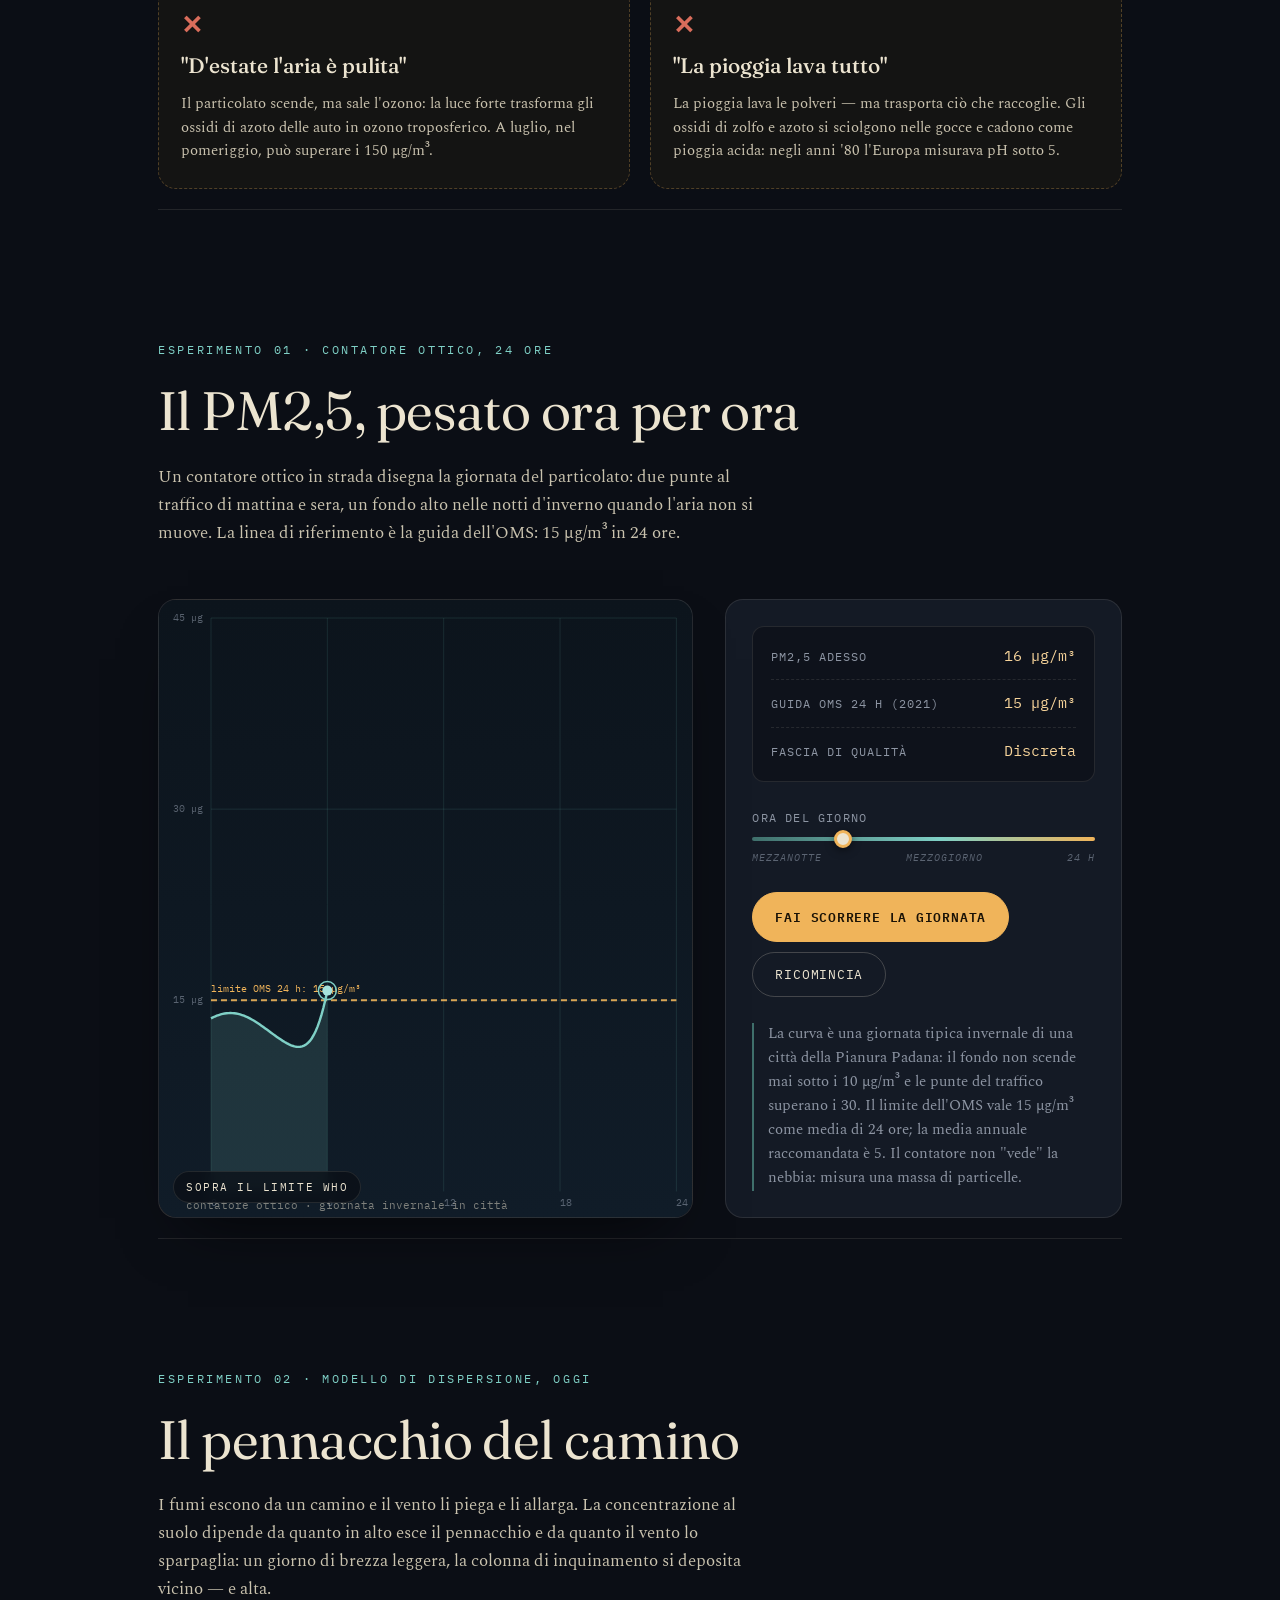
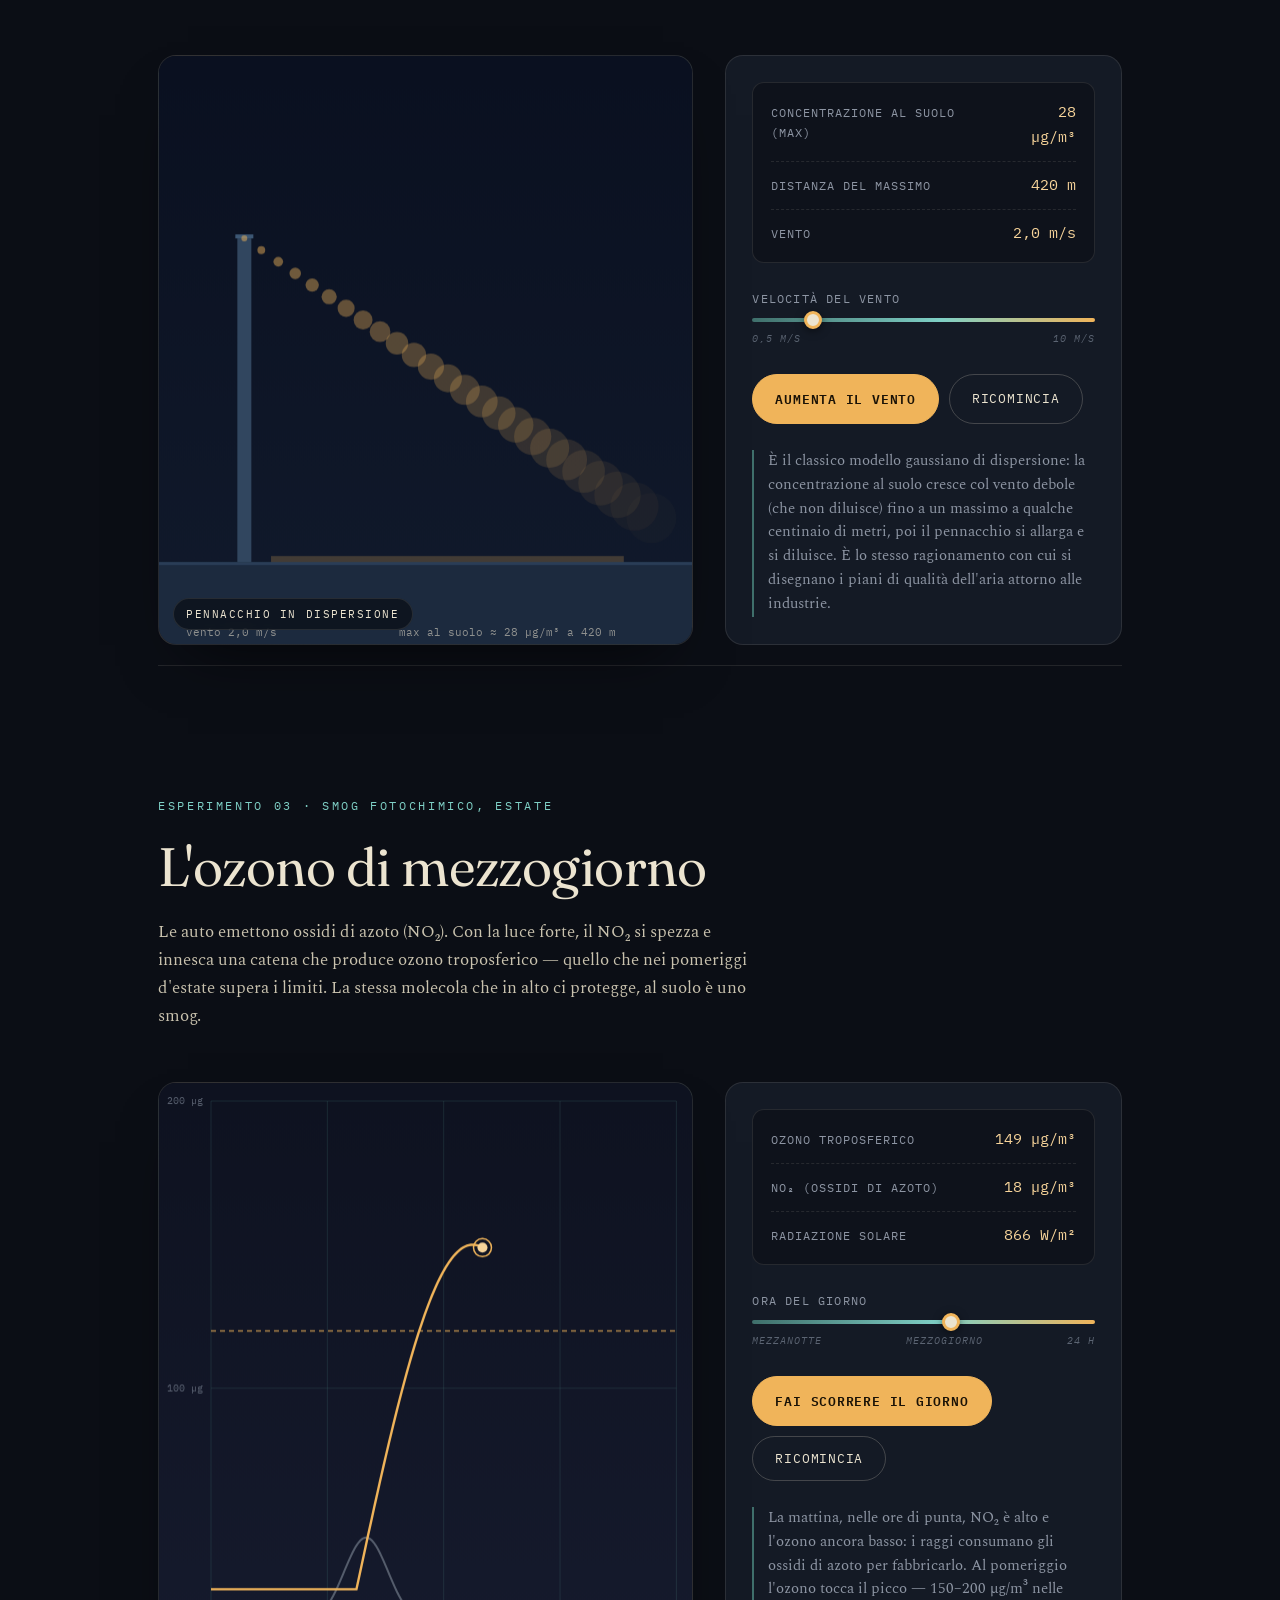
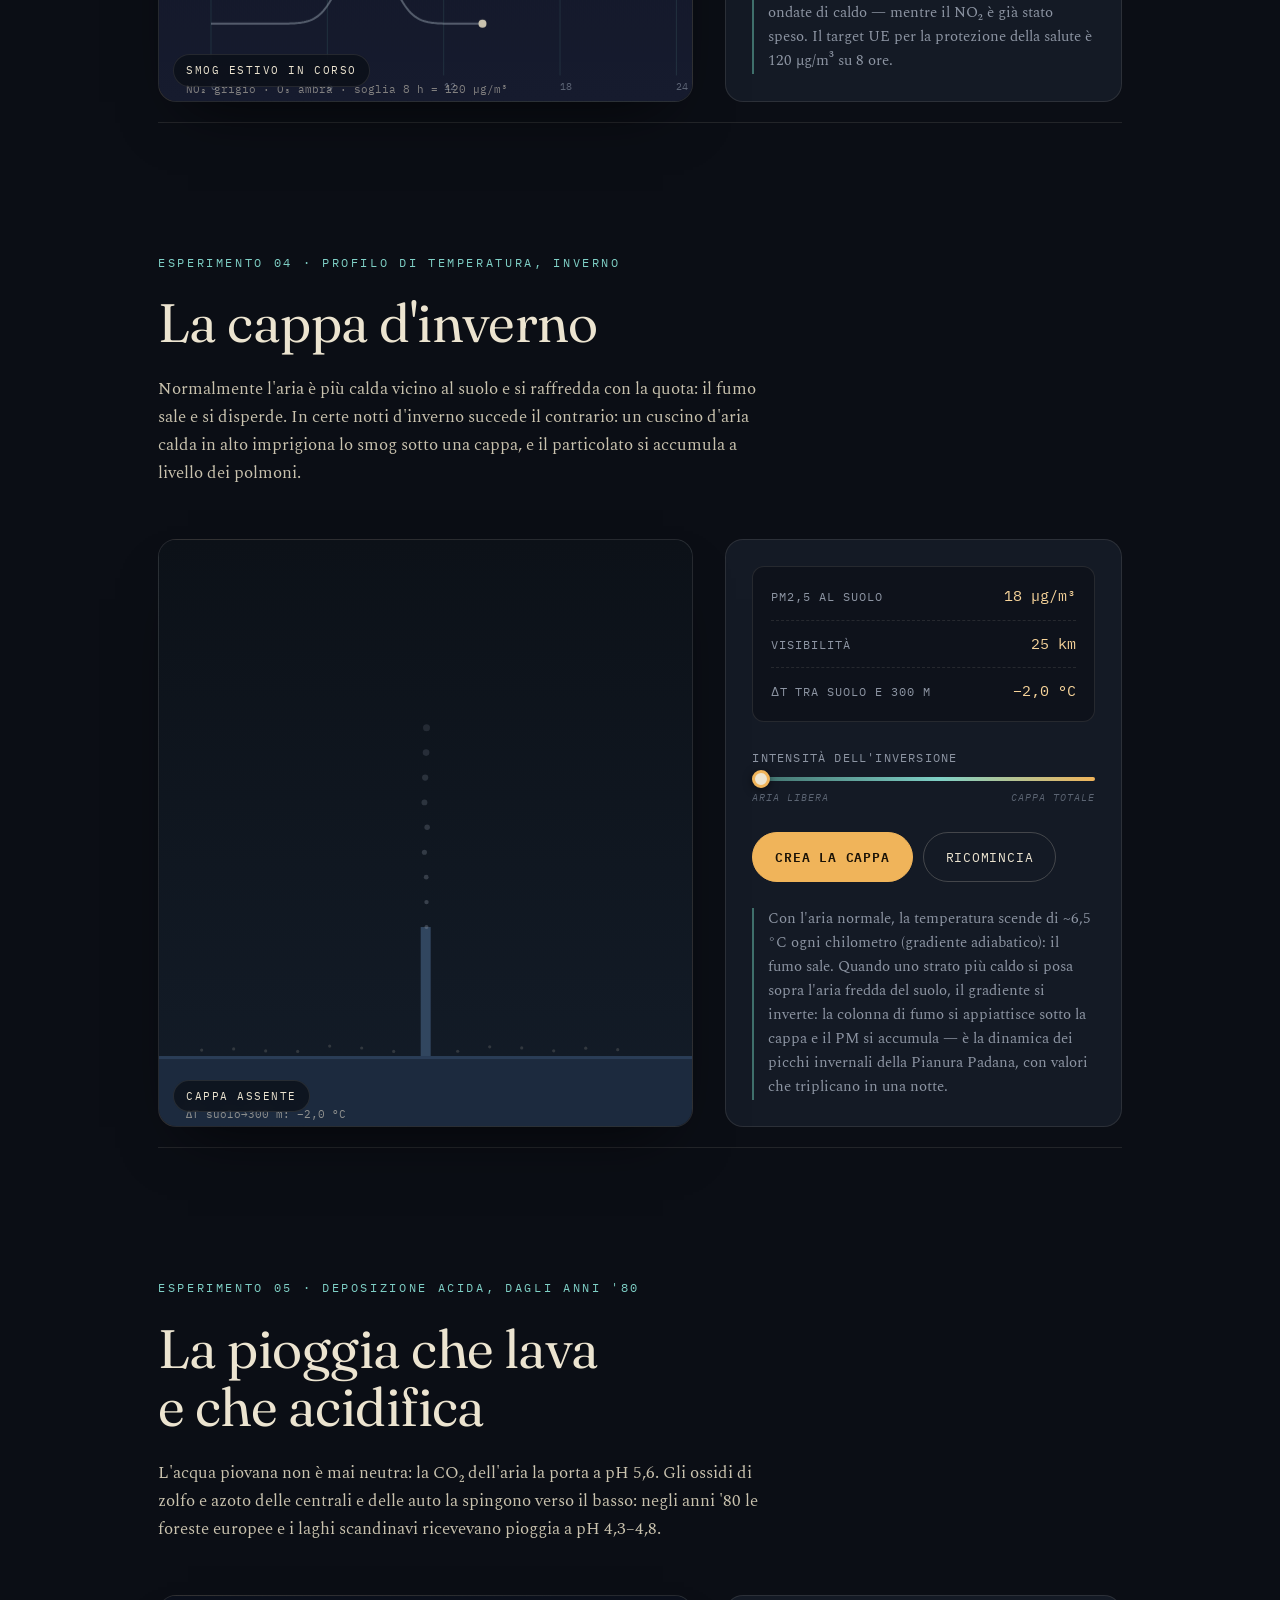
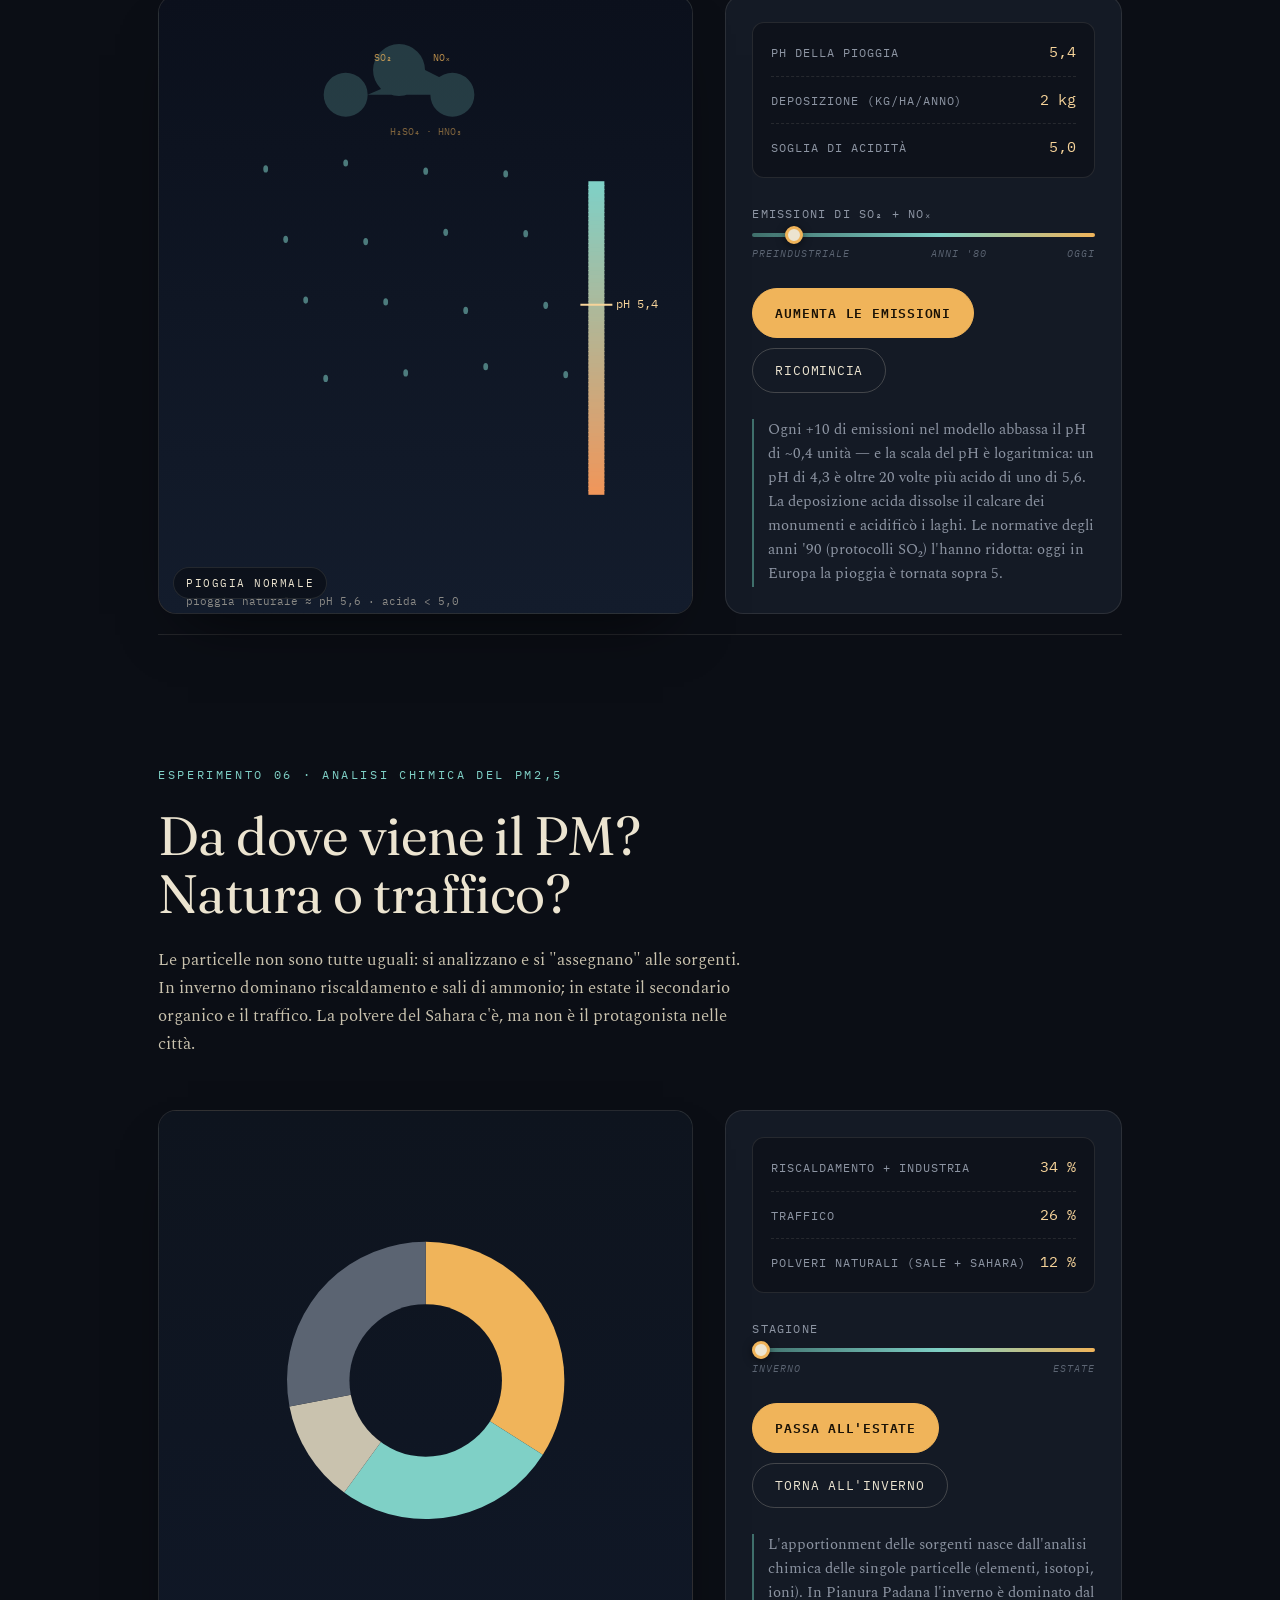
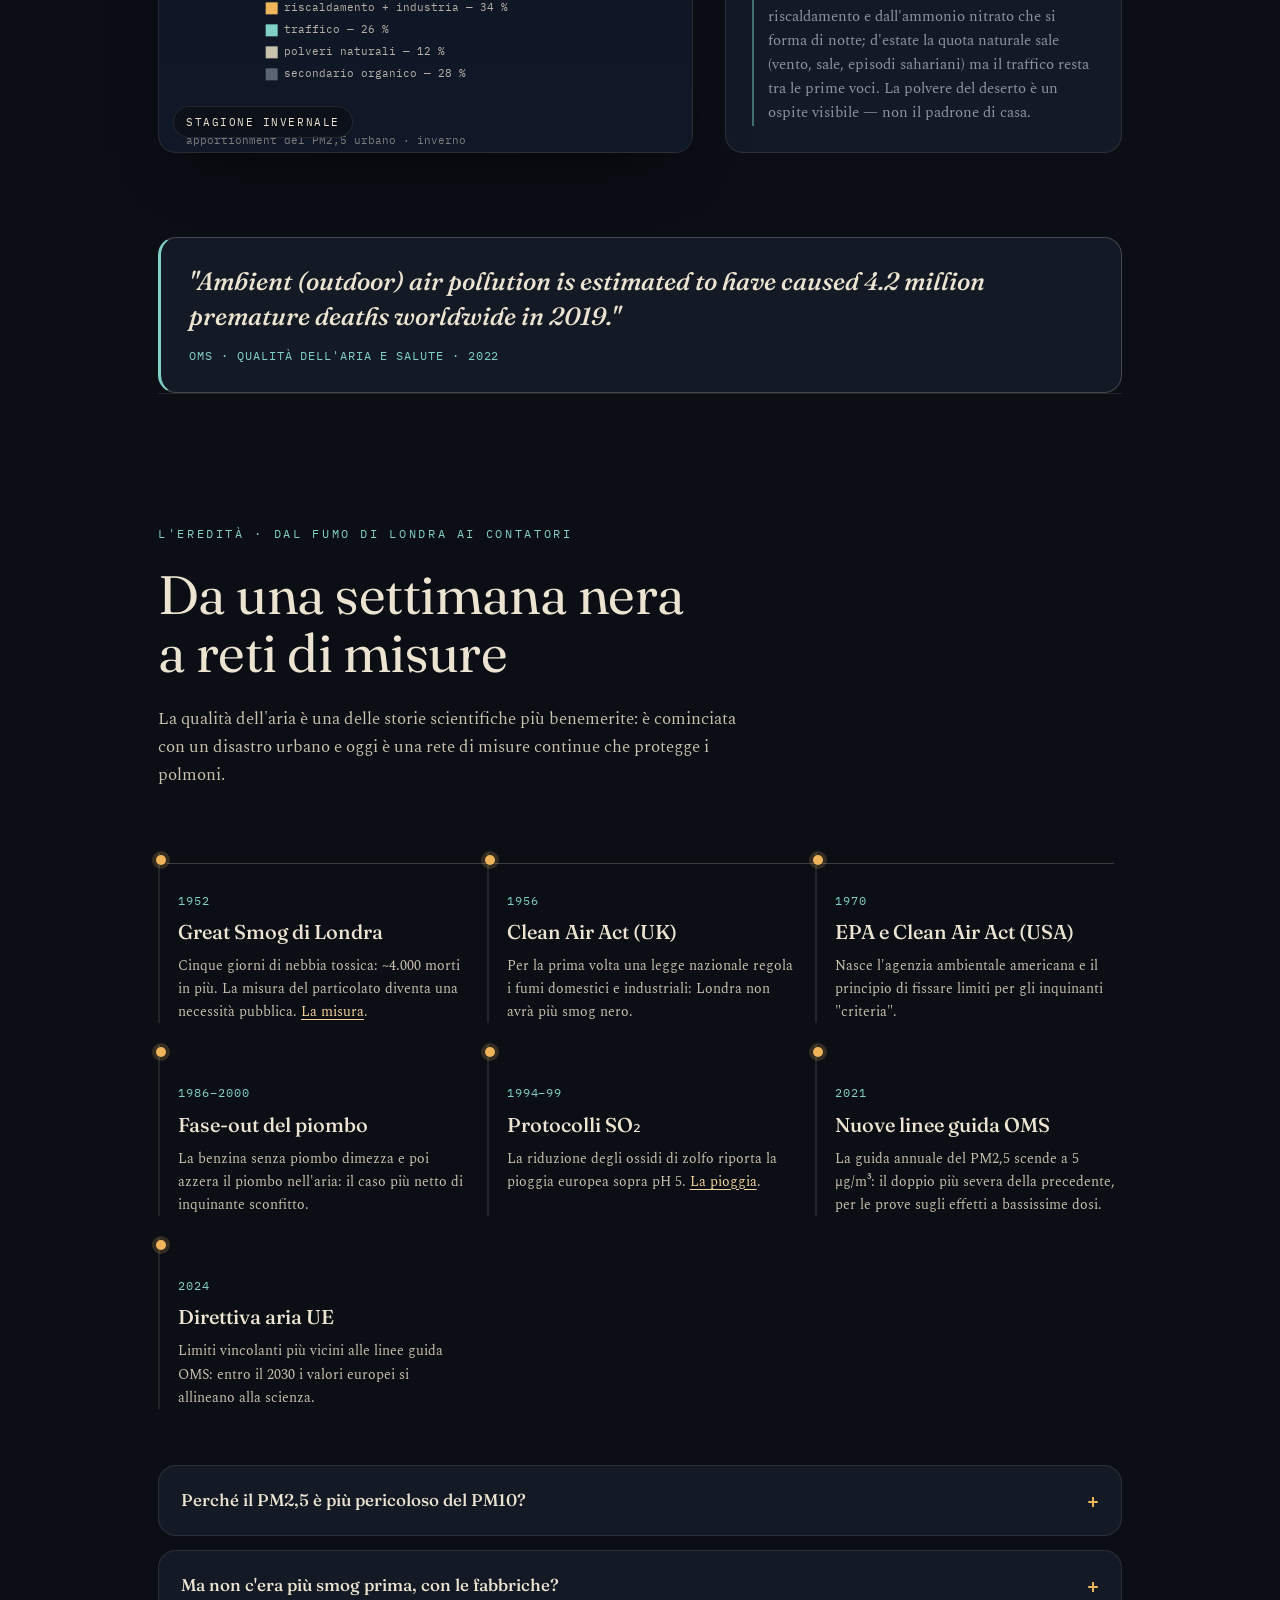
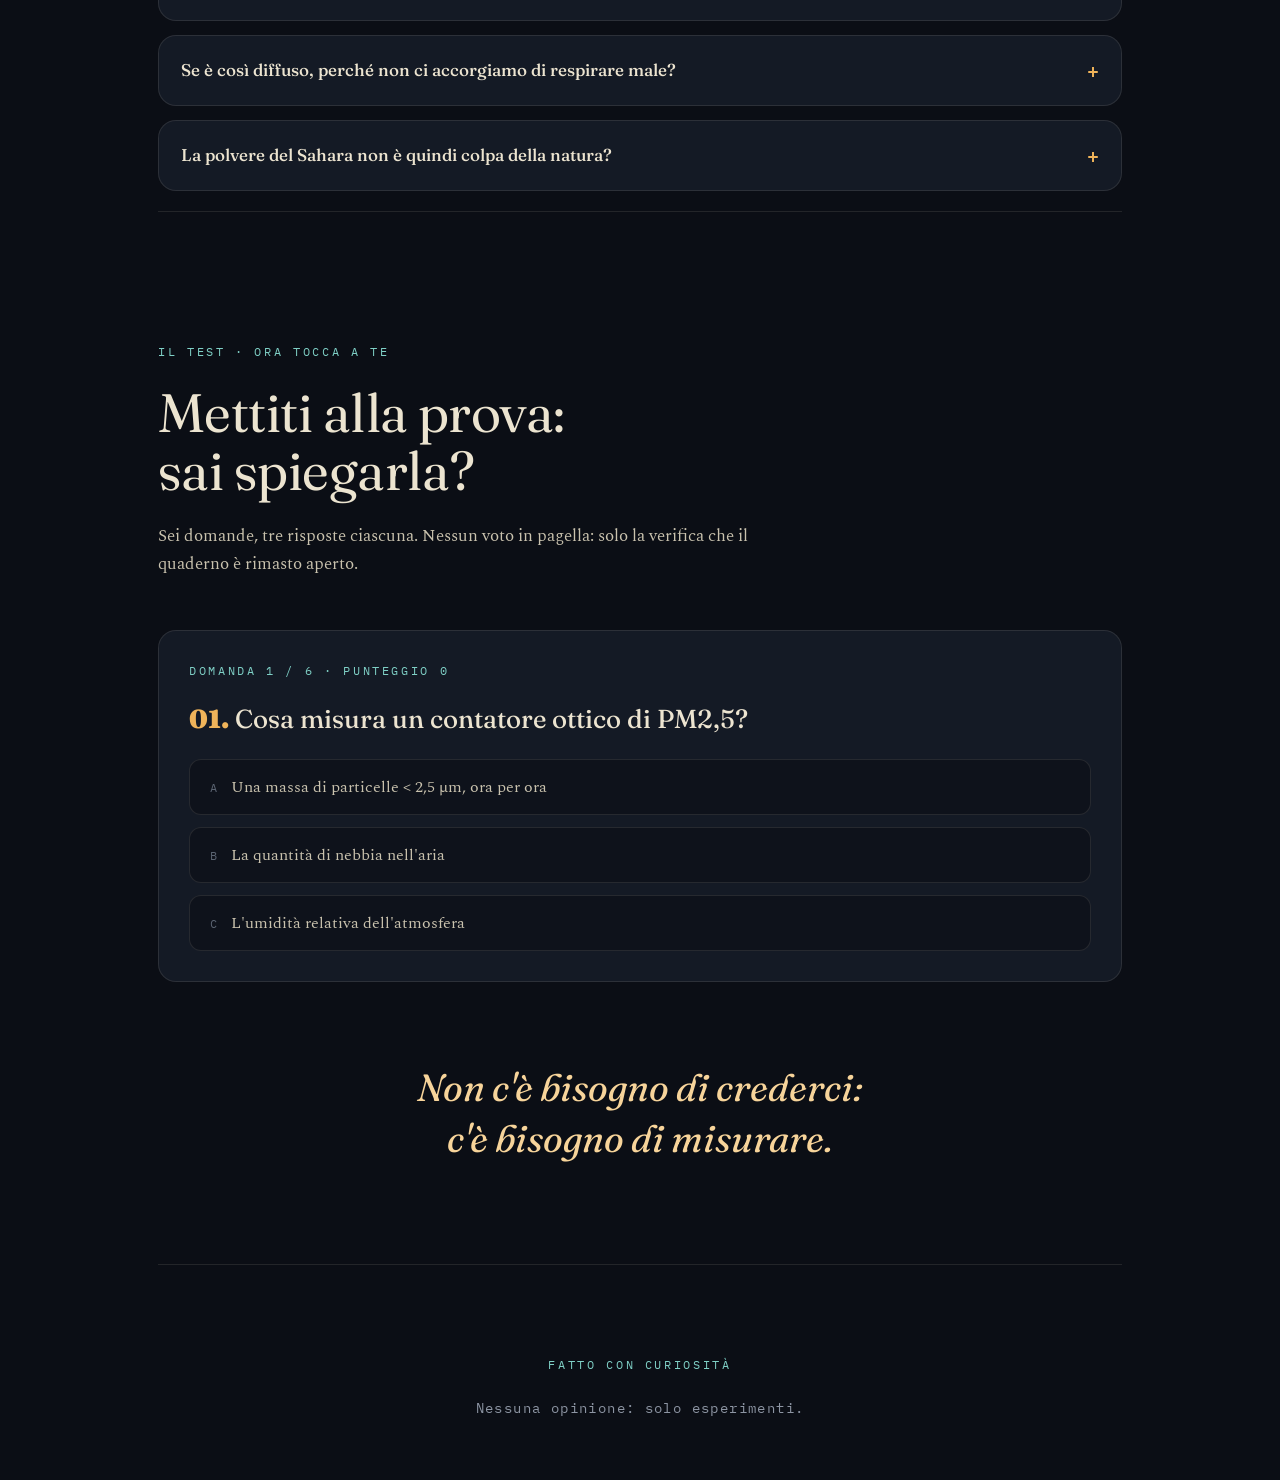
<file: inquinamento.html>
<!DOCTYPE html>
<html lang="it">
<head>
<meta charset="UTF-8">
<meta name="viewport" content="width=device-width, initial-scale=1.0">
<title>L'aria che respiriamo · Quaderno di esperimenti</title>
<link rel="icon" href="data:image/svg+xml,%3Csvg xmlns='http://www.w3.org/2000/svg' viewBox='0 0 32 32'%3E%3Ccircle cx='16' cy='16' r='7' fill='%23f0b45a'/%3E%3Ccircle cx='16' cy='16' r='12' fill='none' stroke='%237fd0c6' stroke-opacity='0.4' stroke-width='1.5'/%3E%3C/svg%3E">
<link rel="preconnect" href="https://fonts.googleapis.com">
<link rel="preconnect" href="https://fonts.gstatic.com" crossorigin>
<link href="https://fonts.googleapis.com/css2?family=Fraunces:ital,opsz,wght@0,9..144,300..900;1,9..144,300..900&family=Spectral:ital,wght@0,300;0,400;0,500;1,400;1,500&family=IBM+Plex+Mono:wght@400;500;600&display=swap" rel="stylesheet">
<link rel="stylesheet" href="styles.css">
<style>
  .hero::before { content: "A"; }
</style>
</head>
<body>

<div class="grain" aria-hidden="true"></div>
<canvas id="starfield" aria-hidden="true"></canvas>

<nav class="navbar" aria-label="Navigazione principale">
  <a class="navbar-brand" href="index.html" aria-label="Vai a Gravità">A</a>
  <div class="navbar-links">
    <a class="navbar-link" href="index.html">Gravità</a>
    <a class="navbar-link" href="scie.html">Scie</a>
    <a class="navbar-link" href="luna.html">Luna</a>
    <a class="navbar-link" href="terrapiatta.html">Terra Piatta</a>
    <a class="navbar-link" href="clima.html">Clima</a>
    <a class="navbar-link" href="#top">Aria</a>
    <a class="navbar-link" href="cropcircles.html">Crop</a>
    <a class="navbar-link" href="damanhur.html">Damanhur</a>
    <a class="navbar-link" href="cinque.html">5G</a>
    <a class="navbar-link" href="astrologia.html">Astrologia</a>
  </div>
</nav>

<div class="shell">

  <header class="hero hero--page" id="top">
    <p class="eyebrow">Una pagina del quaderno · est. 1952</p>
    <h1 class="hero-title">
      L'aria è davvero pulita?<br>
      <em>Si misura — in particelle<br>che non vedi.</em>
    </h1>
    <p class="hero-sub">
      "È solo nebbia", "è polvere naturale", "d'estate l'aria è pulita".
      Tutte risposte che sembrano sensate finché non metti un contatore
      in strada. Dal Great Smog di Londra del 1952 le stazioni di misura
      pesano il particolato ogni ora, contano l'ozono, misurano il pH della
      pioggia. Qui sotto trovi le stesse misure — e cosa significano
      per i tuoi polmoni.
    </p>
    <div class="hero-actions">
      <a href="#pm25" class="btn btn-primary">Il PM2,5</a>
      <a href="#pennacchio" class="btn btn-ghost">Il camino</a>
    </div>
  </header>

  <main>

    <section class="experiment">
      <div class="section-head reveal">
        <p class="eyebrow">Le credenze da smontare</p>
        <h2>Prima dei fatti,<br>i sospetti più diffusi</h2>
        <p class="lede">
          Ogni obiezione seria merita una risposta seria. Nessuna di queste
          regge al confronto con una misura.
        </p>
      </div>

      <div class="cards cards--myth reveal">
        <article class="card">
          <span class="card-num">✕</span>
          <h3>"È solo nebbia o foschia"</h3>
          <p>
            La foschia è acqua. Il PM2,5 è polvere, fuliggine, solfati e
            nitrati più piccoli di 2,5 micrometri — e si pesa con un
            contatore ottico in strada, ora per ora. Non è vapore: è materia.
          </p>
        </article>
        <article class="card">
          <span class="card-num">✕</span>
          <h3>"Il particolato è naturale, è polvere del Sahara"</h3>
          <p>
            La polvere del Sahara esiste ed è misurabile — ma nelle città
            europee la maggioranza del PM2,5 urbano nasce dal traffico, dal
            riscaldamento e dall'industria. Si vede dall'analisi chimica
            delle particelle.
          </p>
        </article>
        <article class="card">
          <span class="card-num">✕</span>
          <h3>"D'estate l'aria è pulita"</h3>
          <p>
            Il particolato scende, ma sale l'ozono: la luce forte trasforma
            gli ossidi di azoto delle auto in ozono troposferico. A luglio,
            nel pomeriggio, può superare i 150 µg/m³.
          </p>
        </article>
        <article class="card">
          <span class="card-num">✕</span>
          <h3>"La pioggia lava tutto"</h3>
          <p>
            La pioggia lava le polveri — ma trasporta ciò che raccoglie.
            Gli ossidi di zolfo e azoto si sciolgono nelle gocce e cadono
            come pioggia acida: negli anni '80 l'Europa misurava pH sotto 5.
          </p>
        </article>
      </div>
    </section>

    <section id="pm25" class="experiment">
      <div class="section-head reveal">
        <p class="eyebrow">Esperimento 01 · Contatore ottico, 24 ore</p>
        <h2>Il PM2,5, pesato ora per ora</h2>
        <p class="lede">
          Un contatore ottico in strada disegna la giornata del particolato:
          due punte al traffico di mattina e sera, un fondo alto nelle notti
          d'inverno quando l'aria non si muove. La linea di riferimento è la
          guida dell'OMS: 15 µg/m³ in 24 ore.
        </p>
      </div>

      <div class="lab-grid reveal">
        <figure class="lab-canvas-wrap">
          <canvas id="canvas-pm25" class="lab-canvas lab-canvas--wide"></canvas>
          <div class="lab-overlay lab-overlay--bottom">
            <span class="chip" id="pm25-chip">sotto il limite WHO</span>
          </div>
        </figure>

        <div class="lab-panel">
          <div class="readout">
            <div class="readout-row">
              <span class="readout-key">PM2,5 adesso</span>
              <span class="readout-val" id="pm25-val">11 µg/m³</span>
            </div>
            <div class="readout-row">
              <span class="readout-key">guida OMS 24 h (2021)</span>
              <span class="readout-val" id="pm25-limit">15 µg/m³</span>
            </div>
            <div class="readout-row">
              <span class="readout-key">fascia di qualità</span>
              <span class="readout-val" id="pm25-band">Buona</span>
            </div>
          </div>

          <div class="sliders">
            <label class="slider">
              <span class="slider-label">ora del giorno</span>
              <input type="range" id="pm25-slider" min="0" max="24" step="0.5" value="6">
              <span class="slider-scale"><i>mezzanotte</i><i>mezzogiorno</i><i>24 h</i></span>
            </label>
          </div>

          <div class="controls">
            <button id="pm25-go" class="btn btn-primary" type="button">Fai scorrere la giornata</button>
            <button id="pm25-reset" class="btn btn-ghost" type="button">Ricomincia</button>
          </div>

          <p class="aside">
            La curva è una giornata tipica invernale di una città della
            Pianura Padana: il fondo non scende mai sotto i 10 µg/m³ e le
            punte del traffico superano i 30. Il limite dell'OMS vale 15
            µg/m³ come media di 24 ore; la media annuale raccomandata è 5.
            Il contatore non "vede" la nebbia: misura una massa di particelle.
          </p>
        </div>
      </div>
    </section>

    <section id="pennacchio" class="experiment">
      <div class="section-head reveal">
        <p class="eyebrow">Esperimento 02 · Modello di dispersione, oggi</p>
        <h2>Il pennacchio del camino</h2>
        <p class="lede">
          I fumi escono da un camino e il vento li piega e li allarga. La
          concentrazione al suolo dipende da quanto in alto esce il pennacchio
          e da quanto il vento lo sparpaglia: un giorno di brezza leggera,
          la colonna di inquinamento si deposita vicino — e alta.
        </p>
      </div>

      <div class="lab-grid reveal">
        <figure class="lab-canvas-wrap">
          <canvas id="canvas-pennacchio" class="lab-canvas lab-canvas--wide"></canvas>
          <div class="lab-overlay lab-overlay--bottom">
            <span class="chip" id="pennacchio-chip">pennacchio in dispersione</span>
          </div>
        </figure>

        <div class="lab-panel">
          <div class="readout">
            <div class="readout-row">
              <span class="readout-key">concentrazione al suolo (max)</span>
              <span class="readout-val" id="pennacchio-max">28 µg/m³</span>
            </div>
            <div class="readout-row">
              <span class="readout-key">distanza del massimo</span>
              <span class="readout-val" id="pennacchio-dist">420 m</span>
            </div>
            <div class="readout-row">
              <span class="readout-key">vento</span>
              <span class="readout-val" id="pennacchio-wind">2,0 m/s</span>
            </div>
          </div>

          <div class="sliders">
            <label class="slider">
              <span class="slider-label">velocità del vento</span>
              <input type="range" id="pennacchio-slider" min="0.5" max="10" step="0.1" value="2">
              <span class="slider-scale"><i>0,5 m/s</i><i>10 m/s</i></span>
            </label>
          </div>

          <div class="controls">
            <button id="pennacchio-go" class="btn btn-primary" type="button">Aumenta il vento</button>
            <button id="pennacchio-reset" class="btn btn-ghost" type="button">Ricomincia</button>
          </div>

          <p class="aside">
            È il classico modello gaussiano di dispersione: la concentrazione
            al suolo cresce col vento debole (che non diluisce) fino a un
            massimo a qualche centinaio di metri, poi il pennacchio si allarga
            e si diluisce. È lo stesso ragionamento con cui si disegnano i
            piani di qualità dell'aria attorno alle industrie.
          </p>
        </div>
      </div>
    </section>

    <section id="ozono" class="experiment">
      <div class="section-head reveal">
        <p class="eyebrow">Esperimento 03 · Smog fotochimico, estate</p>
        <h2>L'ozono di mezzogiorno</h2>
        <p class="lede">
          Le auto emettono ossidi di azoto (NO₂). Con la luce forte, il NO₂
          si spezza e innesca una catena che produce ozono troposferico —
          quello che nei pomeriggi d'estate supera i limiti. La stessa
          molecola che in alto ci protegge, al suolo è uno smog.
        </p>
      </div>

      <div class="lab-grid reveal">
        <figure class="lab-canvas-wrap">
          <canvas id="canvas-ozono" class="lab-canvas lab-canvas--wide"></canvas>
          <div class="lab-overlay lab-overlay--bottom">
            <span class="chip" id="ozono-chip">smog estivo in corso</span>
          </div>
        </figure>

        <div class="lab-panel">
          <div class="readout">
            <div class="readout-row">
              <span class="readout-key">ozono troposferico</span>
              <span class="readout-val" id="ozono-o3">120 µg/m³</span>
            </div>
            <div class="readout-row">
              <span class="readout-key">NO₂ (ossidi di azoto)</span>
              <span class="readout-val" id="ozono-no2">24 µg/m³</span>
            </div>
            <div class="readout-row">
              <span class="readout-key">radiazione solare</span>
              <span class="readout-val" id="ozono-sun">720 W/m²</span>
            </div>
          </div>

          <div class="sliders">
            <label class="slider">
              <span class="slider-label">ora del giorno</span>
              <input type="range" id="ozono-slider" min="0" max="24" step="0.5" value="14">
              <span class="slider-scale"><i>mezzanotte</i><i>mezzogiorno</i><i>24 h</i></span>
            </label>
          </div>

          <div class="controls">
            <button id="ozono-go" class="btn btn-primary" type="button">Fai scorrere il giorno</button>
            <button id="ozono-reset" class="btn btn-ghost" type="button">Ricomincia</button>
          </div>

          <p class="aside">
            La mattina, nelle ore di punta, NO₂ è alto e l'ozono ancora basso:
            i raggi consumano gli ossidi di azoto per fabbricarlo. Al
            pomeriggio l'ozono tocca il picco — 150–200 µg/m³ nelle ondate di
            caldo — mentre il NO₂ è già stato speso. Il target UE per la
            protezione della salute è 120 µg/m³ su 8 ore.
          </p>
        </div>
      </div>
    </section>

    <section id="inversione" class="experiment">
      <div class="section-head reveal">
        <p class="eyebrow">Esperimento 04 · Profilo di temperatura, inverno</p>
        <h2>La cappa d'inverno</h2>
        <p class="lede">
          Normalmente l'aria è più calda vicino al suolo e si raffredda con la
          quota: il fumo sale e si disperde. In certe notti d'inverno succede
          il contrario: un cuscino d'aria calda in alto imprigiona lo smog
          sotto una cappa, e il particolato si accumula a livello dei polmoni.
        </p>
      </div>

      <div class="lab-grid reveal">
        <figure class="lab-canvas-wrap">
          <canvas id="canvas-inversione" class="lab-canvas lab-canvas--wide"></canvas>
          <div class="lab-overlay lab-overlay--bottom">
            <span class="chip" id="inversione-chip">cappa assente</span>
          </div>
        </figure>

        <div class="lab-panel">
          <div class="readout">
            <div class="readout-row">
              <span class="readout-key">PM2,5 al suolo</span>
              <span class="readout-val" id="inversione-pm">18 µg/m³</span>
            </div>
            <div class="readout-row">
              <span class="readout-key">visibilità</span>
              <span class="readout-val" id="inversione-vis">25 km</span>
            </div>
            <div class="readout-row">
              <span class="readout-key">ΔT tra suolo e 300 m</span>
              <span class="readout-val" id="inversione-dt">+2,0 °C</span>
            </div>
          </div>

          <div class="sliders">
            <label class="slider">
              <span class="slider-label">intensità dell'inversione</span>
              <input type="range" id="inversione-slider" min="0" max="8" step="0.1" value="0">
              <span class="slider-scale"><i>aria libera</i><i>cappa totale</i></span>
            </label>
          </div>

          <div class="controls">
            <button id="inversione-go" class="btn btn-primary" type="button">Crea la cappa</button>
            <button id="inversione-reset" class="btn btn-ghost" type="button">Ricomincia</button>
          </div>

          <p class="aside">
            Con l'aria normale, la temperatura scende di ~6,5 °C ogni
            chilometro (gradiente adiabatico): il fumo sale. Quando uno
            strato più caldo si posa sopra l'aria fredda del suolo, il
            gradiente si inverte: la colonna di fumo si appiattisce sotto la
            cappa e il PM si accumula — è la dinamica dei picchi invernali
            della Pianura Padana, con valori che triplicano in una notte.
          </p>
        </div>
      </div>
    </section>

    <section id="pioggia" class="experiment">
      <div class="section-head reveal">
        <p class="eyebrow">Esperimento 05 · Deposizione acida, dagli anni '80</p>
        <h2>La pioggia che lava<br>e che acidifica</h2>
        <p class="lede">
          L'acqua piovana non è mai neutra: la CO₂ dell'aria la porta a pH
          5,6. Gli ossidi di zolfo e azoto delle centrali e delle auto la
          spingono verso il basso: negli anni '80 le foreste europee e i
          laghi scandinavi ricevevano pioggia a pH 4,3–4,8.
        </p>
      </div>

      <div class="lab-grid reveal">
        <figure class="lab-canvas-wrap">
          <canvas id="canvas-pioggia" class="lab-canvas lab-canvas--wide"></canvas>
          <div class="lab-overlay lab-overlay--bottom">
            <span class="chip" id="pioggia-chip">pioggia normale</span>
          </div>
        </figure>

        <div class="lab-panel">
          <div class="readout">
            <div class="readout-row">
              <span class="readout-key">pH della pioggia</span>
              <span class="readout-val" id="pioggia-ph">5,6</span>
            </div>
            <div class="readout-row">
              <span class="readout-key">deposizione (kg/ha/anno)</span>
              <span class="readout-val" id="pioggia-dep">5 kg</span>
            </div>
            <div class="readout-row">
              <span class="readout-key">soglia di acidità</span>
              <span class="readout-val" id="pioggia-soglia">5,0</span>
            </div>
          </div>

          <div class="sliders">
            <label class="slider">
              <span class="slider-label">emissioni di SO₂ + NOₓ</span>
              <input type="range" id="pioggia-slider" min="0" max="100" step="1" value="10">
              <span class="slider-scale"><i>preindustriale</i><i>anni '80</i><i>oggi</i></span>
            </label>
          </div>

          <div class="controls">
            <button id="pioggia-go" class="btn btn-primary" type="button">Aumenta le emissioni</button>
            <button id="pioggia-reset" class="btn btn-ghost" type="button">Ricomincia</button>
          </div>

          <p class="aside">
            Ogni +10 di emissioni nel modello abbassa il pH di ~0,4 unità —
            e la scala del pH è logaritmica: un pH di 4,3 è oltre 20 volte più
            acido di uno di 5,6. La deposizione acida dissolse il calcare dei
            monumenti e acidificò i laghi. Le normative degli anni '90
            (protocolli SO₂) l'hanno ridotta: oggi in Europa la pioggia è
            tornata sopra 5.
          </p>
        </div>
      </div>
    </section>

    <section id="sorgenti" class="experiment">
      <div class="section-head reveal">
        <p class="eyebrow">Esperimento 06 · Analisi chimica del PM2,5</p>
        <h2>Da dove viene il PM?<br>Natura o traffico?</h2>
        <p class="lede">
          Le particelle non sono tutte uguali: si analizzano e si
          "assegnano" alle sorgenti. In inverno dominano riscaldamento e
          sali di ammonio; in estate il secondario organico e il traffico.
          La polvere del Sahara c'è, ma non è il protagonista nelle città.
        </p>
      </div>

      <div class="lab-grid reveal">
        <figure class="lab-canvas-wrap">
          <canvas id="canvas-sorgenti" class="lab-canvas lab-canvas--wide"></canvas>
          <div class="lab-overlay lab-overlay--bottom">
            <span class="chip" id="sorgenti-chip">stagione invernale</span>
          </div>
        </figure>

        <div class="lab-panel">
          <div class="readout">
            <div class="readout-row">
              <span class="readout-key">riscaldamento + industria</span>
              <span class="readout-val" id="sorgenti-heat">34 %</span>
            </div>
            <div class="readout-row">
              <span class="readout-key">traffico</span>
              <span class="readout-val" id="sorgenti-traffic">26 %</span>
            </div>
            <div class="readout-row">
              <span class="readout-key">polveri naturali (sale + Sahara)</span>
              <span class="readout-val" id="sorgenti-nat">12 %</span>
            </div>
          </div>

          <div class="sliders">
            <label class="slider">
              <span class="slider-label">stagione</span>
              <input type="range" id="sorgenti-slider" min="0" max="1" step="0.01" value="0">
              <span class="slider-scale"><i>inverno</i><i>estate</i></span>
            </label>
          </div>

          <div class="controls">
            <button id="sorgenti-go" class="btn btn-primary" type="button">Passa all'estate</button>
            <button id="sorgenti-reset" class="btn btn-ghost" type="button">Torna all'inverno</button>
          </div>

          <p class="aside">
            L'apportionment delle sorgenti nasce dall'analisi chimica delle
            singole particelle (elementi, isotopi, ioni). In Pianura Padana
            l'inverno è dominato dal riscaldamento e dall'ammonio nitrato che
            si forma di notte; d'estate la quota naturale sale (vento, sale,
            episodi sahariani) ma il traffico resta tra le prime voci. La
            polvere del deserto è un ospite visibile — non il padrone di casa.
          </p>
        </div>
      </div>
    </section>

    <div class="press reveal">
      <p class="press-quote">
        "Ambient (outdoor) air pollution is estimated to have caused 4.2
        million premature deaths worldwide in 2019."
      </p>
      <p class="press-byline">OMS · Qualità dell'aria e salute · 2022</p>
    </div>

    <section id="storia" class="experiment">
      <div class="section-head reveal">
        <p class="eyebrow">L'eredità · Dal fumo di Londra ai contatori</p>
        <h2>Da una settimana nera<br>a reti di misure</h2>
        <p class="lede">
          La qualità dell'aria è una delle storie scientifiche più
          benemerite: è cominciata con un disastro urbano e oggi è una rete
          di misure continue che protegge i polmoni.
        </p>
      </div>

      <div class="timeline reveal">
        <ol class="timeline-track">
          <li>
            <span class="timeline-year">1952</span>
            <h4>Great Smog di Londra</h4>
            <p>Cinque giorni di nebbia tossica: ~4.000 morti in più. La misura
            del particolato diventa una necessità pubblica. <a href="#pm25">La misura</a>.</p>
          </li>
          <li>
            <span class="timeline-year">1956</span>
            <h4>Clean Air Act (UK)</h4>
            <p>Per la prima volta una legge nazionale regola i fumi domestici
            e industriali: Londra non avrà più smog nero.</p>
          </li>
          <li>
            <span class="timeline-year">1970</span>
            <h4>EPA e Clean Air Act (USA)</h4>
            <p>Nasce l'agenzia ambientale americana e il principio di
            fissare limiti per gli inquinanti "criteria".</p>
          </li>
          <li>
            <span class="timeline-year">1986–2000</span>
            <h4>Fase-out del piombo</h4>
            <p>La benzina senza piombo dimezza e poi azzera il piombo
            nell'aria: il caso più netto di inquinante sconfitto.</p>
          </li>
          <li>
            <span class="timeline-year">1994–99</span>
            <h4>Protocolli SO₂</h4>
            <p>La riduzione degli ossidi di zolfo riporta la pioggia
            europea sopra pH 5. <a href="#pioggia">La pioggia</a>.</p>
          </li>
          <li>
            <span class="timeline-year">2021</span>
            <h4>Nuove linee guida OMS</h4>
            <p>La guida annuale del PM2,5 scende a 5 µg/m³: il doppio
            più severa della precedente, per le prove sugli effetti a
            bassissime dosi.</p>
          </li>
          <li>
            <span class="timeline-year">2024</span>
            <h4>Direttiva aria UE</h4>
            <p>Limiti vincolanti più vicini alle linee guida OMS: entro il
            2030 i valori europei si allineano alla scienza.</p>
          </li>
        </ol>
      </div>

      <div class="deepdive reveal">
        <details>
          <summary>Perché il PM2,5 è più pericoloso del PM10?</summary>
          <p>
            Perché le particelle più fini penetrano più in profondità: le
            PM10 arrivano alle vie aeree superiori, le PM2,5 entrano negli
            alveoli, le ultra-fini (0,1 µm) passano nel sangue. Il contatore
            ottico separa le frazioni proprio per questo: è la massa delle
            particelle più piccole che correla con mortalità e malattie
            cardiovascolari.
          </p>
        </details>
        <details>
          <summary>Ma non c'era più smog prima, con le fabbriche?</summary>
          <p>
            C'era — ma di tipo diverso. Lo smog "nero" di Londra era fatto di
            fuliggine e anidride solforosa: è stato quasi eliminato dalle
            leggi. Oggi il problema è un'altra miscela, più difficile da
            vedere: PM2,5 da traffico e riscaldamento e ozono estivo. Le
            misure sono cambiate, non sono sparite.
          </p>
        </details>
        <details>
          <summary>Se è così diffuso, perché non ci accorgiamo di respirare male?</summary>
          <p>
            Perché gli inquinanti principali — PM2,5 e ozono — non hanno
            colore né odore percepibili alla concentrazione di ogni giorno.
            La foschia invernale che "vedi" è la punta dell'iceberg: il
            particolato peggiore è quello invisibile. Per questo serve il
            contatore, non il naso.
          </p>
        </details>
        <details>
          <summary>La polvere del Sahara non è quindi colpa della natura?</summary>
          <p>
            La natura contribuisce: gli episodi sahariani alzano le polveri
            grossolane (PM10) per giorni. Ma l'analisi chimica mostra che
            nelle città la frazione fine resta dominata dalle sorgenti umane
            anno dopo anno — e che gli episodi sahariani aggravano un livello
            già alto, non lo spiegano.
          </p>
        </details>
      </div>
    </section>

    <section id="quiz" class="experiment">
      <div class="section-head reveal">
        <p class="eyebrow">Il test · Ora tocca a te</p>
        <h2>Mettiti alla prova:<br>sai spiegarla?</h2>
        <p class="lede">
          Sei domande, tre risposte ciascuna. Nessun voto in pagella: solo la
          verifica che il quaderno è rimasto aperto.
        </p>
      </div>

      <div id="quiz-root" class="quiz reveal"></div>
    </section>

  </main>

  <p class="closing reveal">
    Non c'è bisogno di crederci:<br>
    c'è bisogno di misurare.
  </p>

  <footer class="footer">
    <p class="eyebrow">Fatto con curiosità</p>
    <p>Nessuna opinione: solo esperimenti.</p>
  </footer>

</div>

<script src="inquinamento.js"></script>
</body>
</html>
</file>
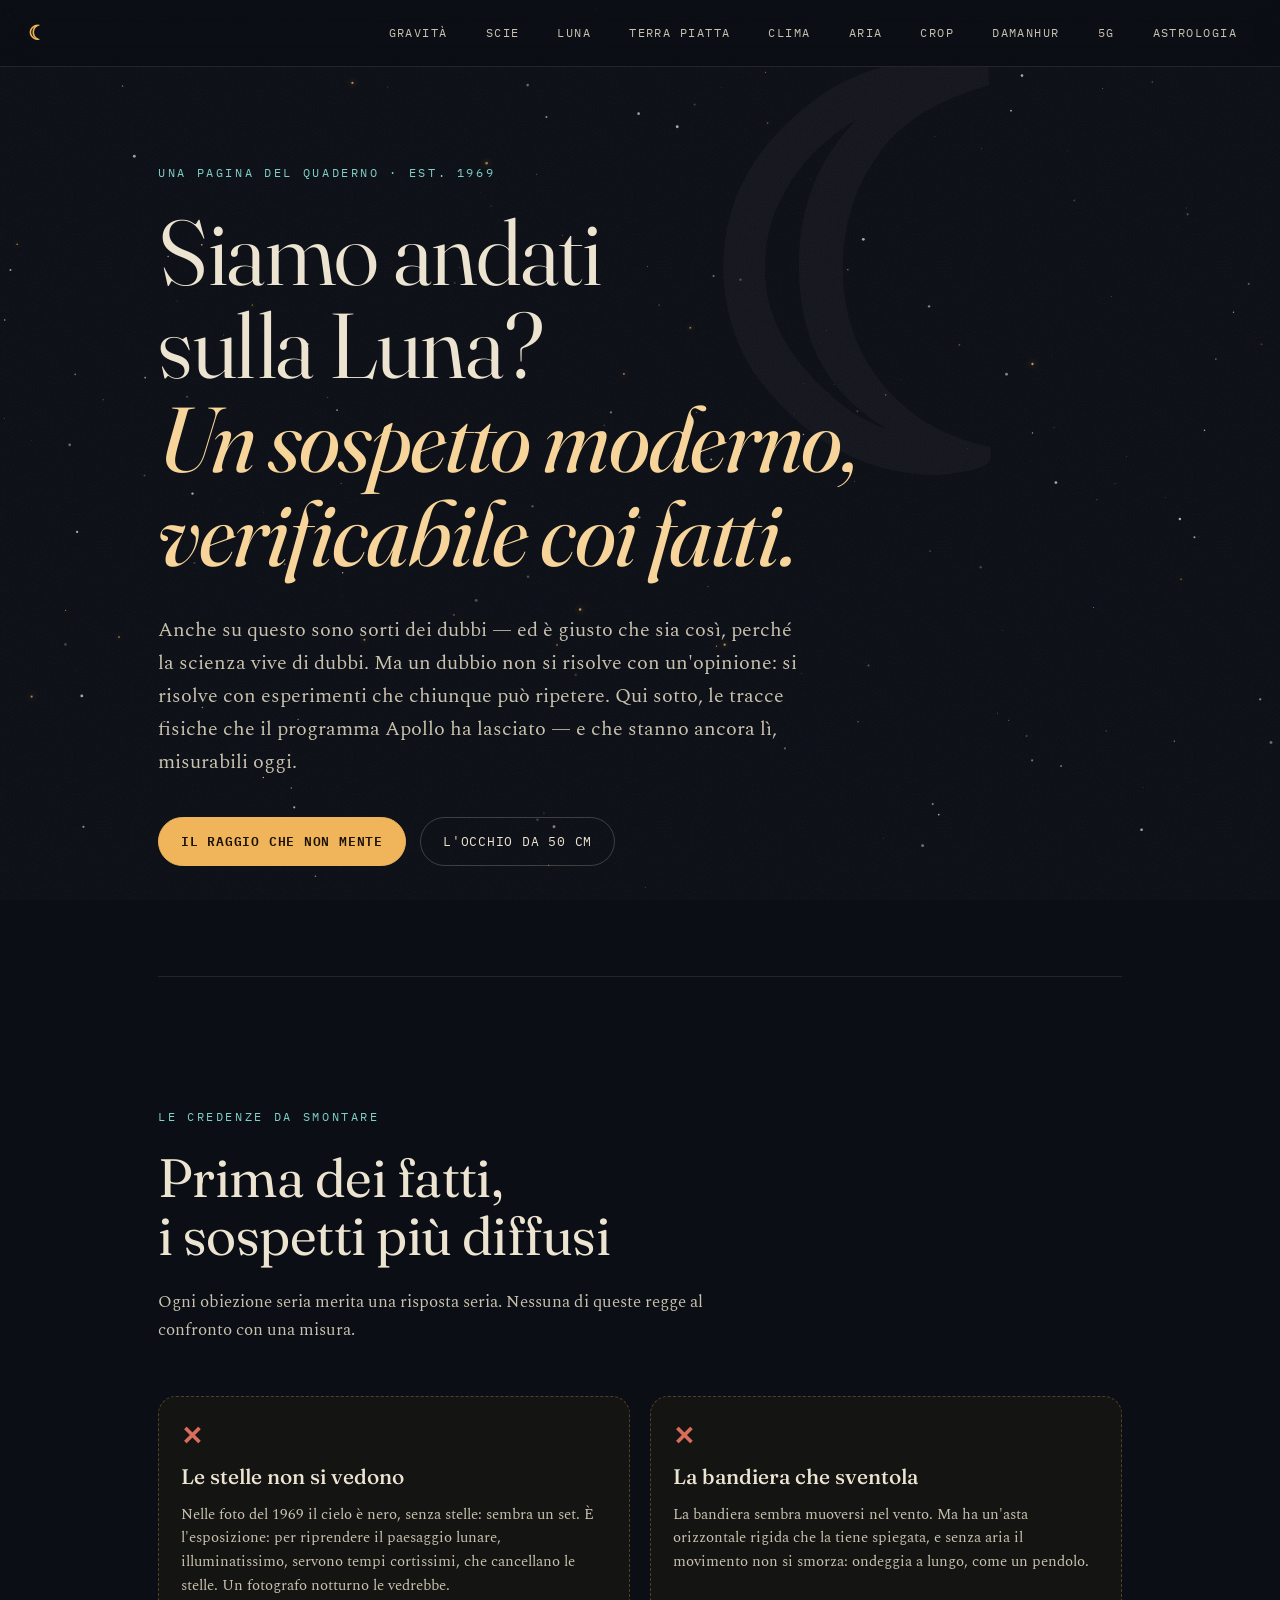
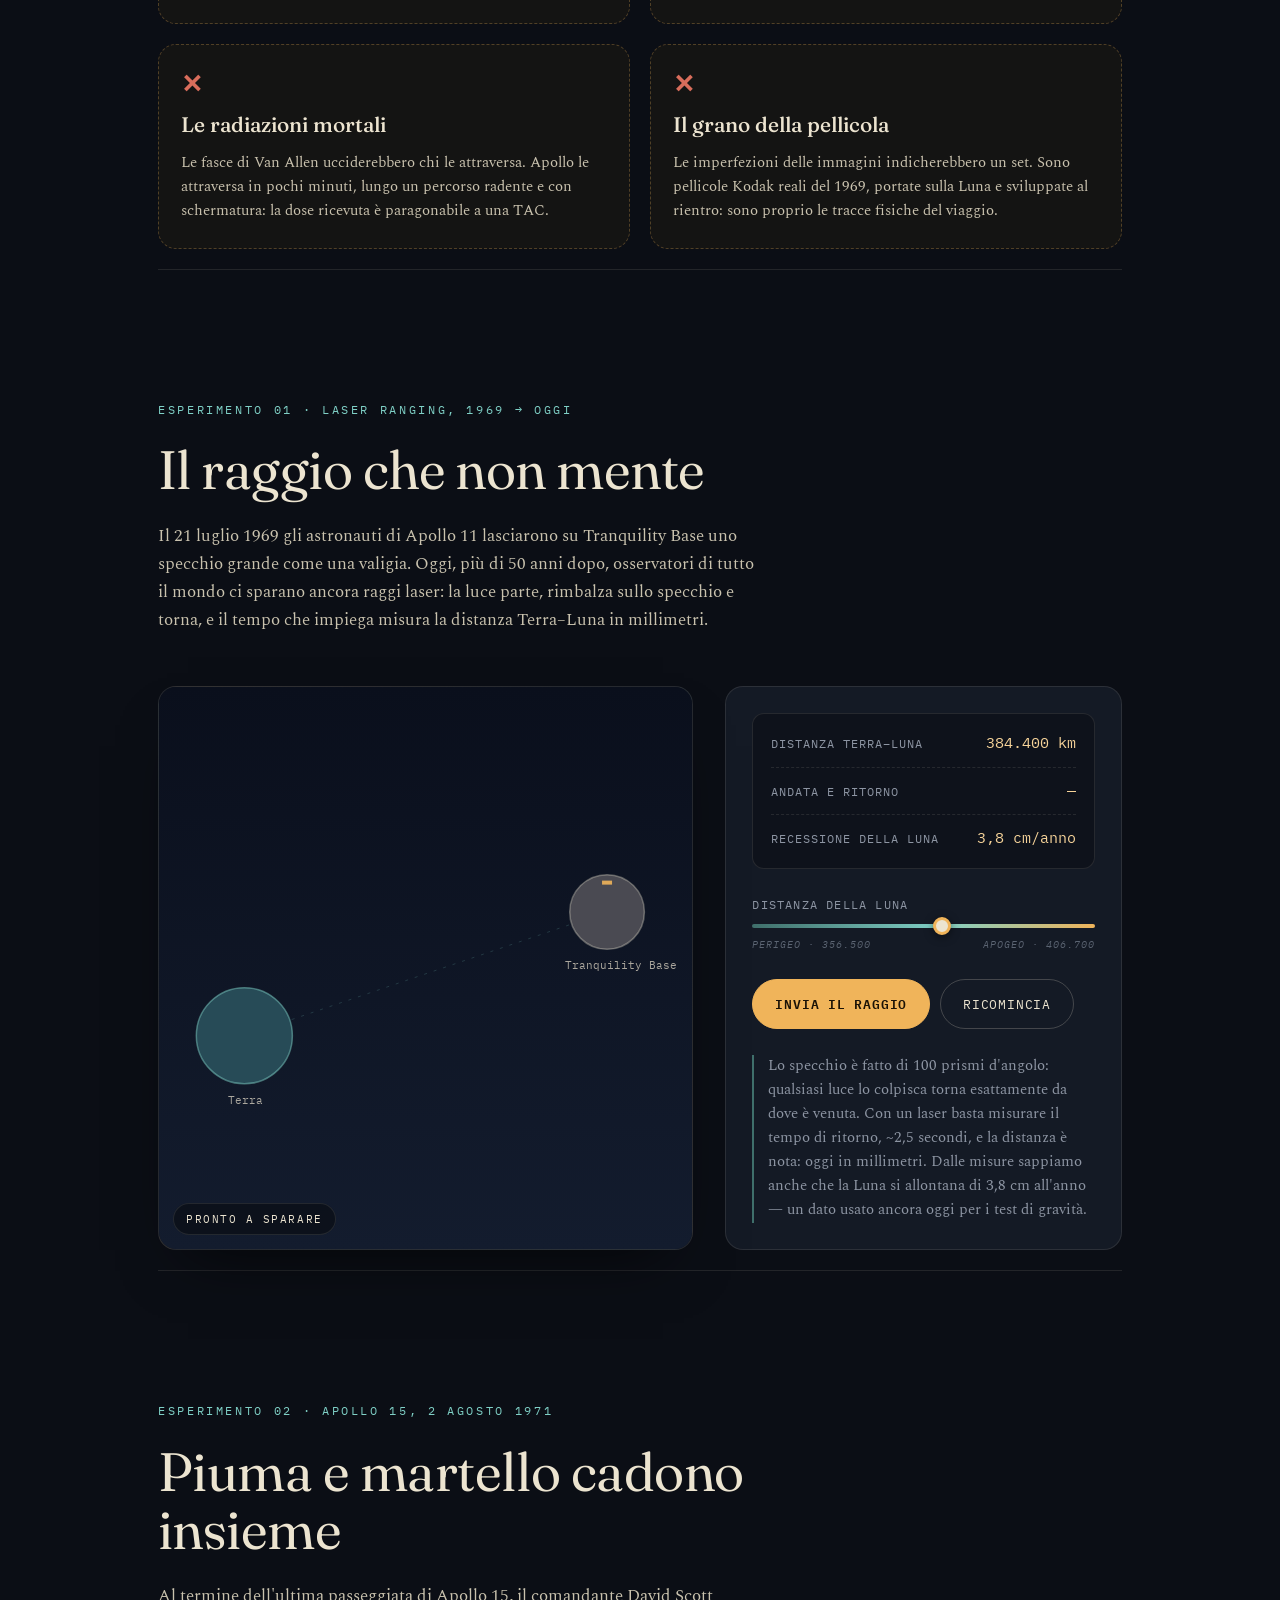
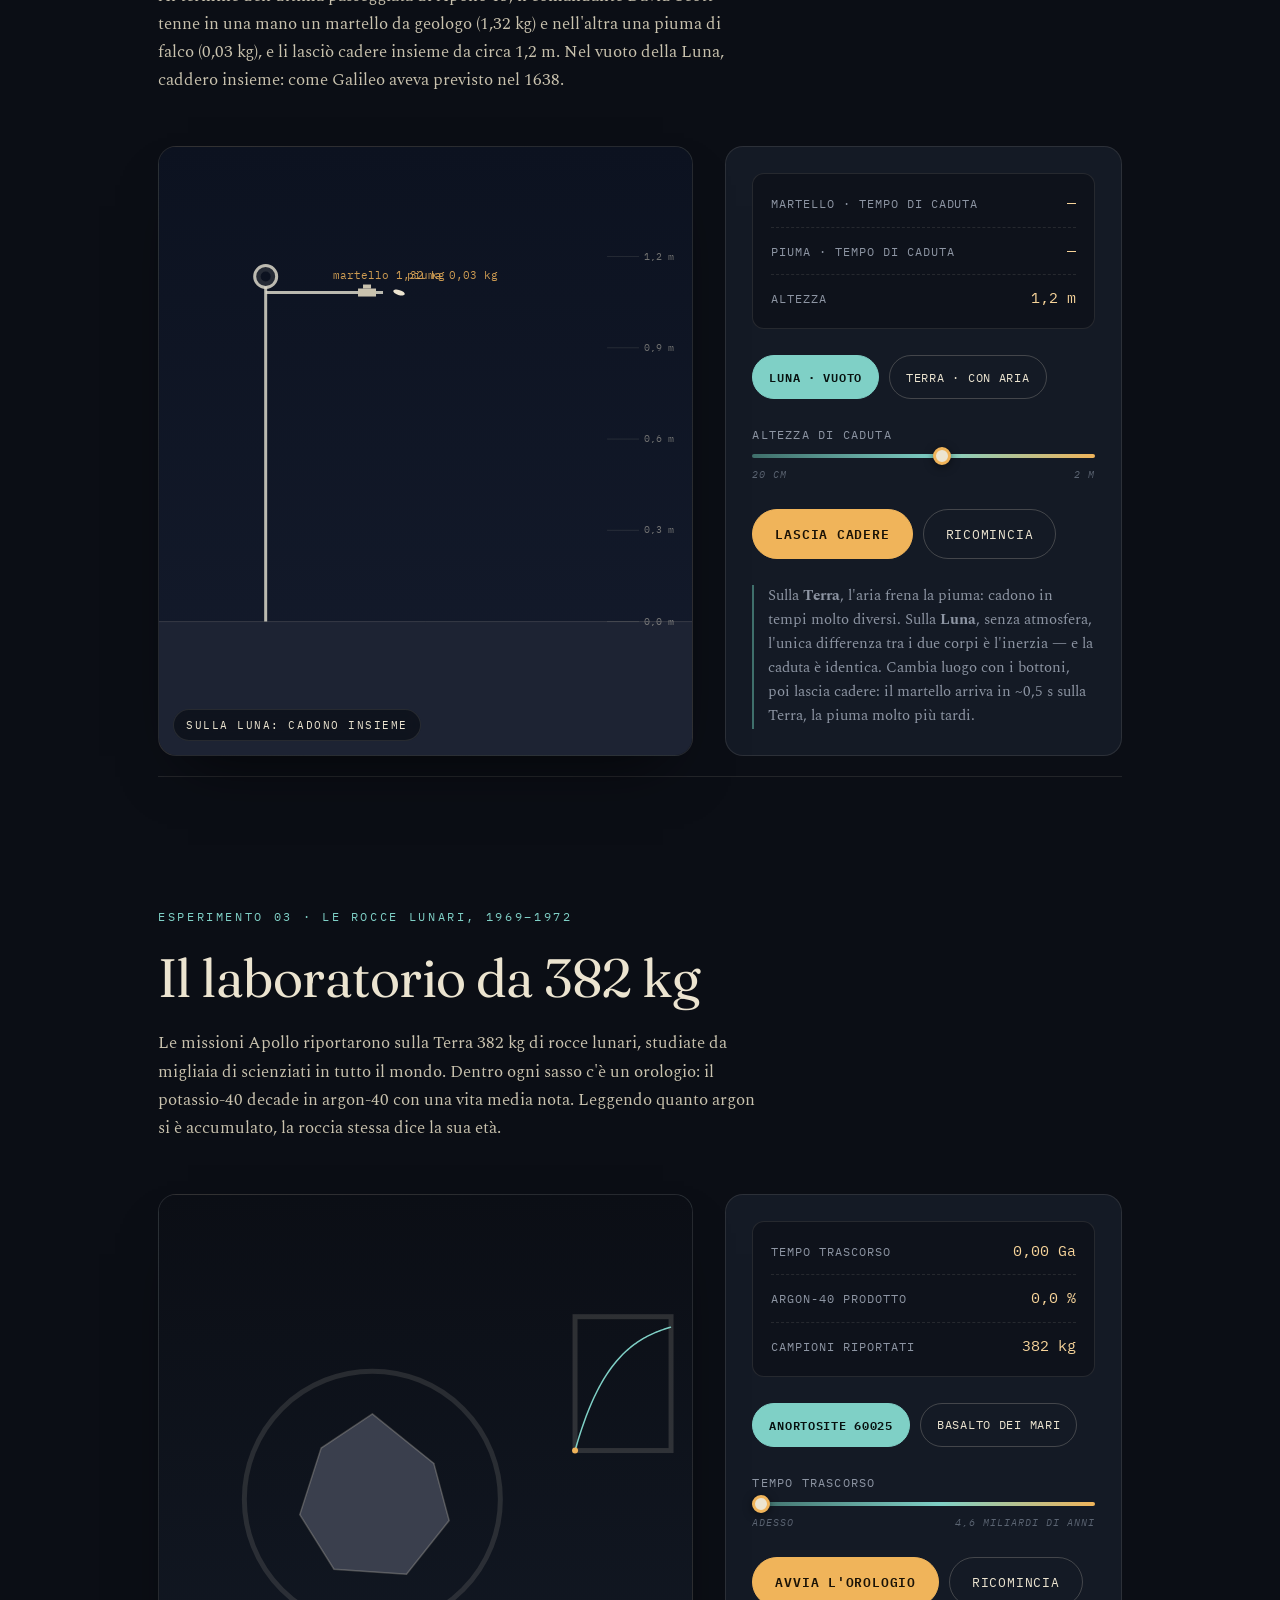
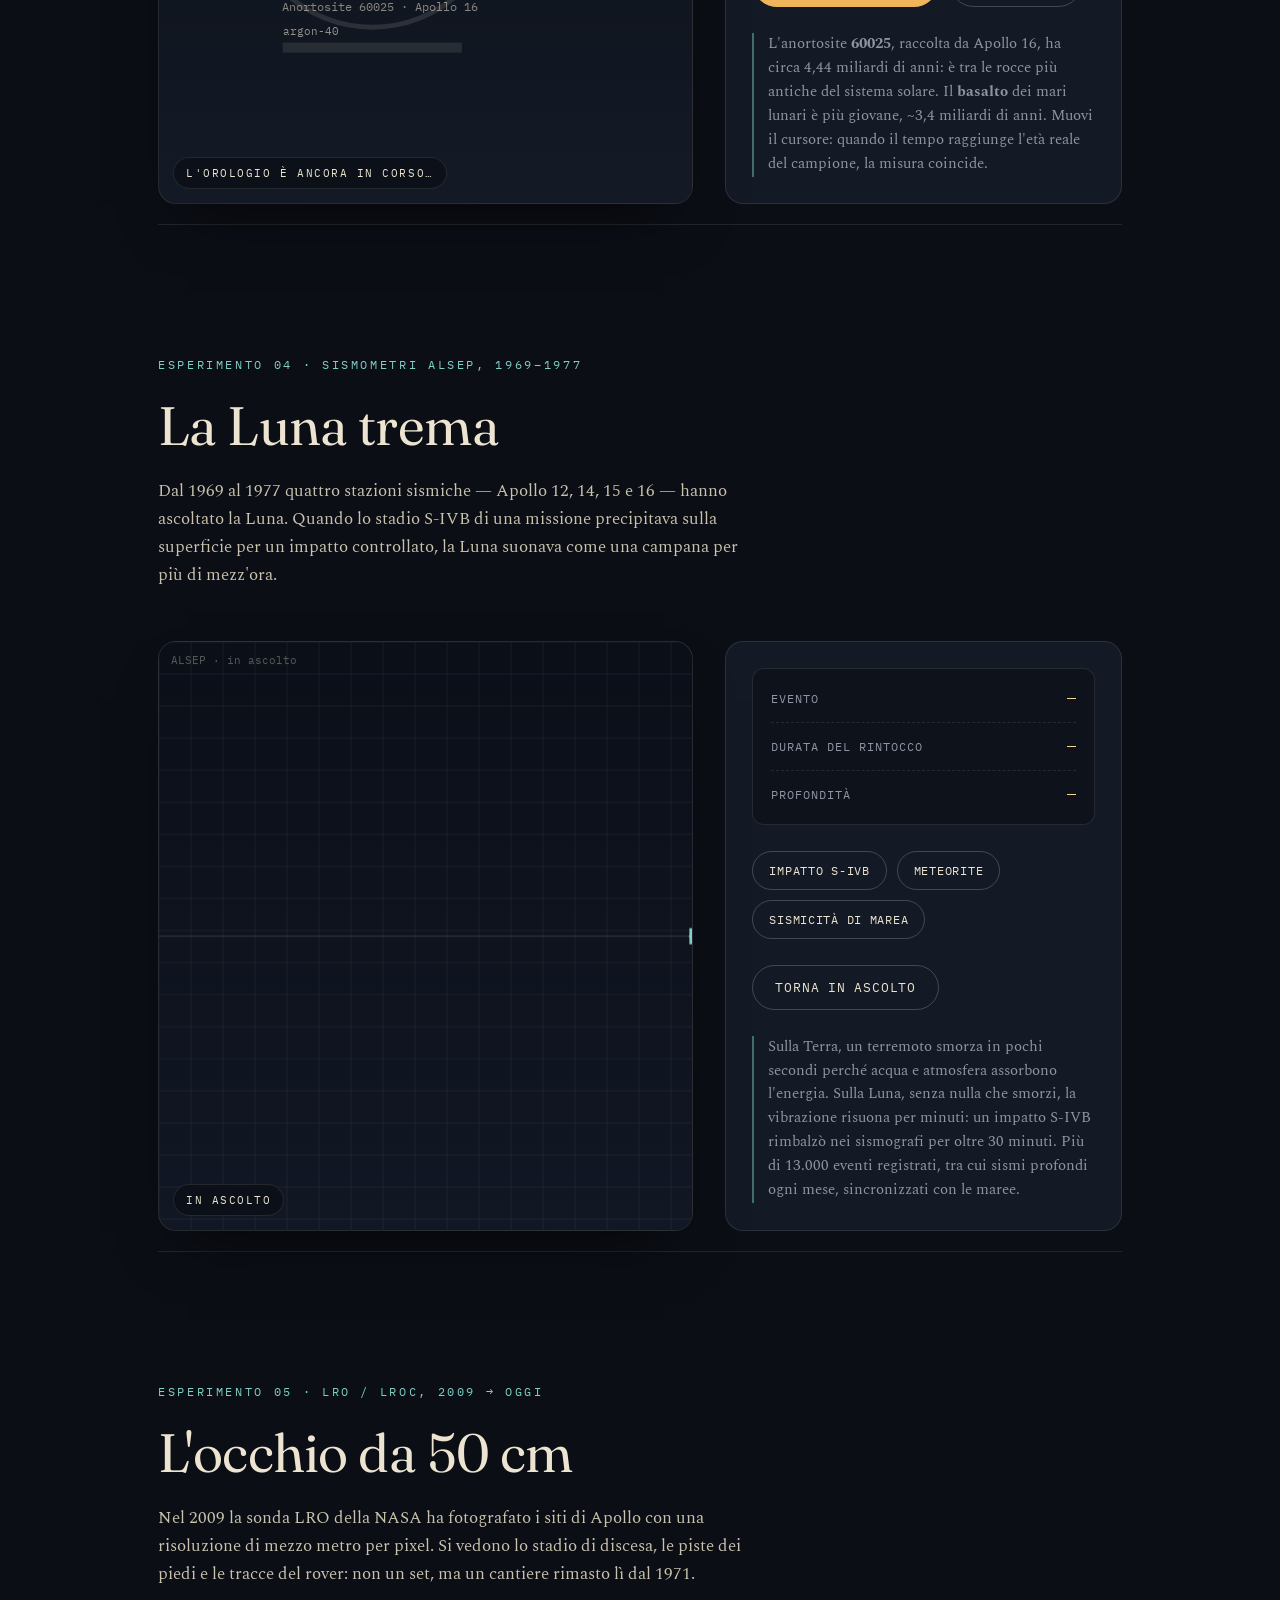
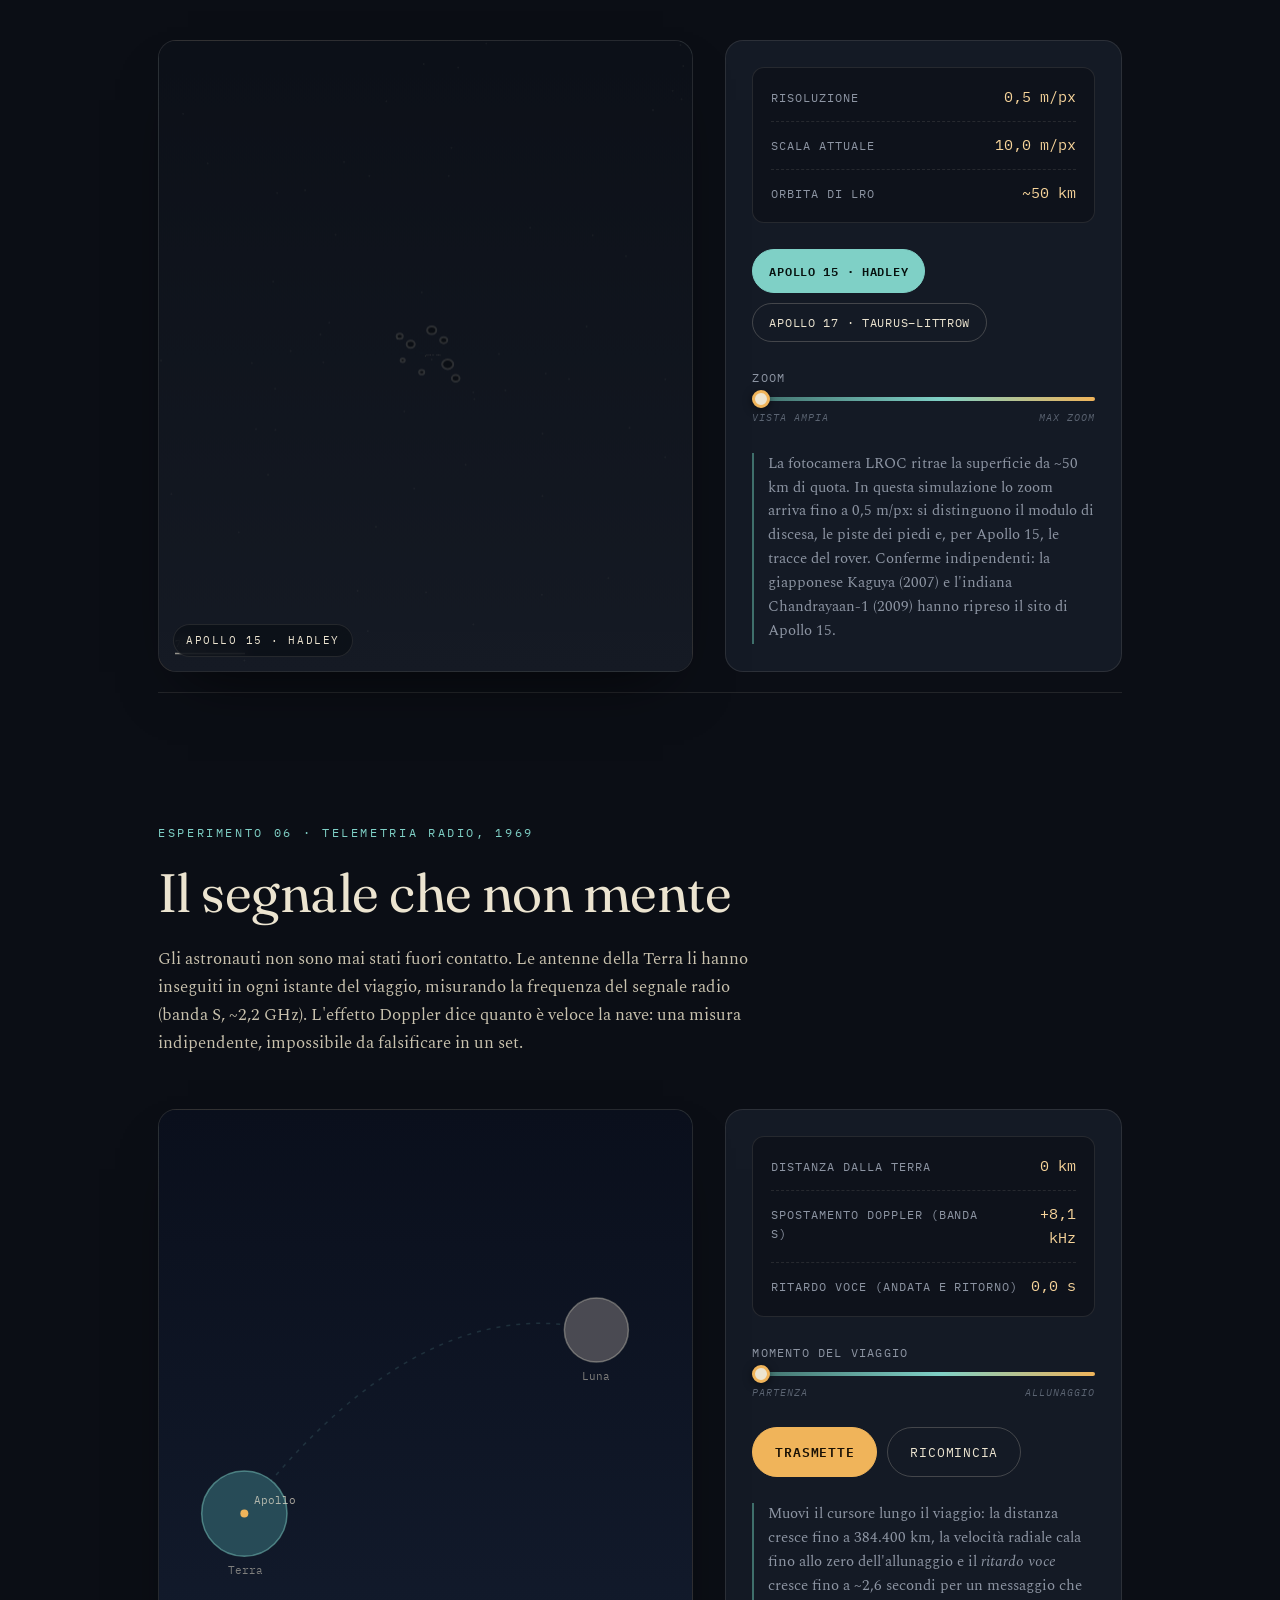
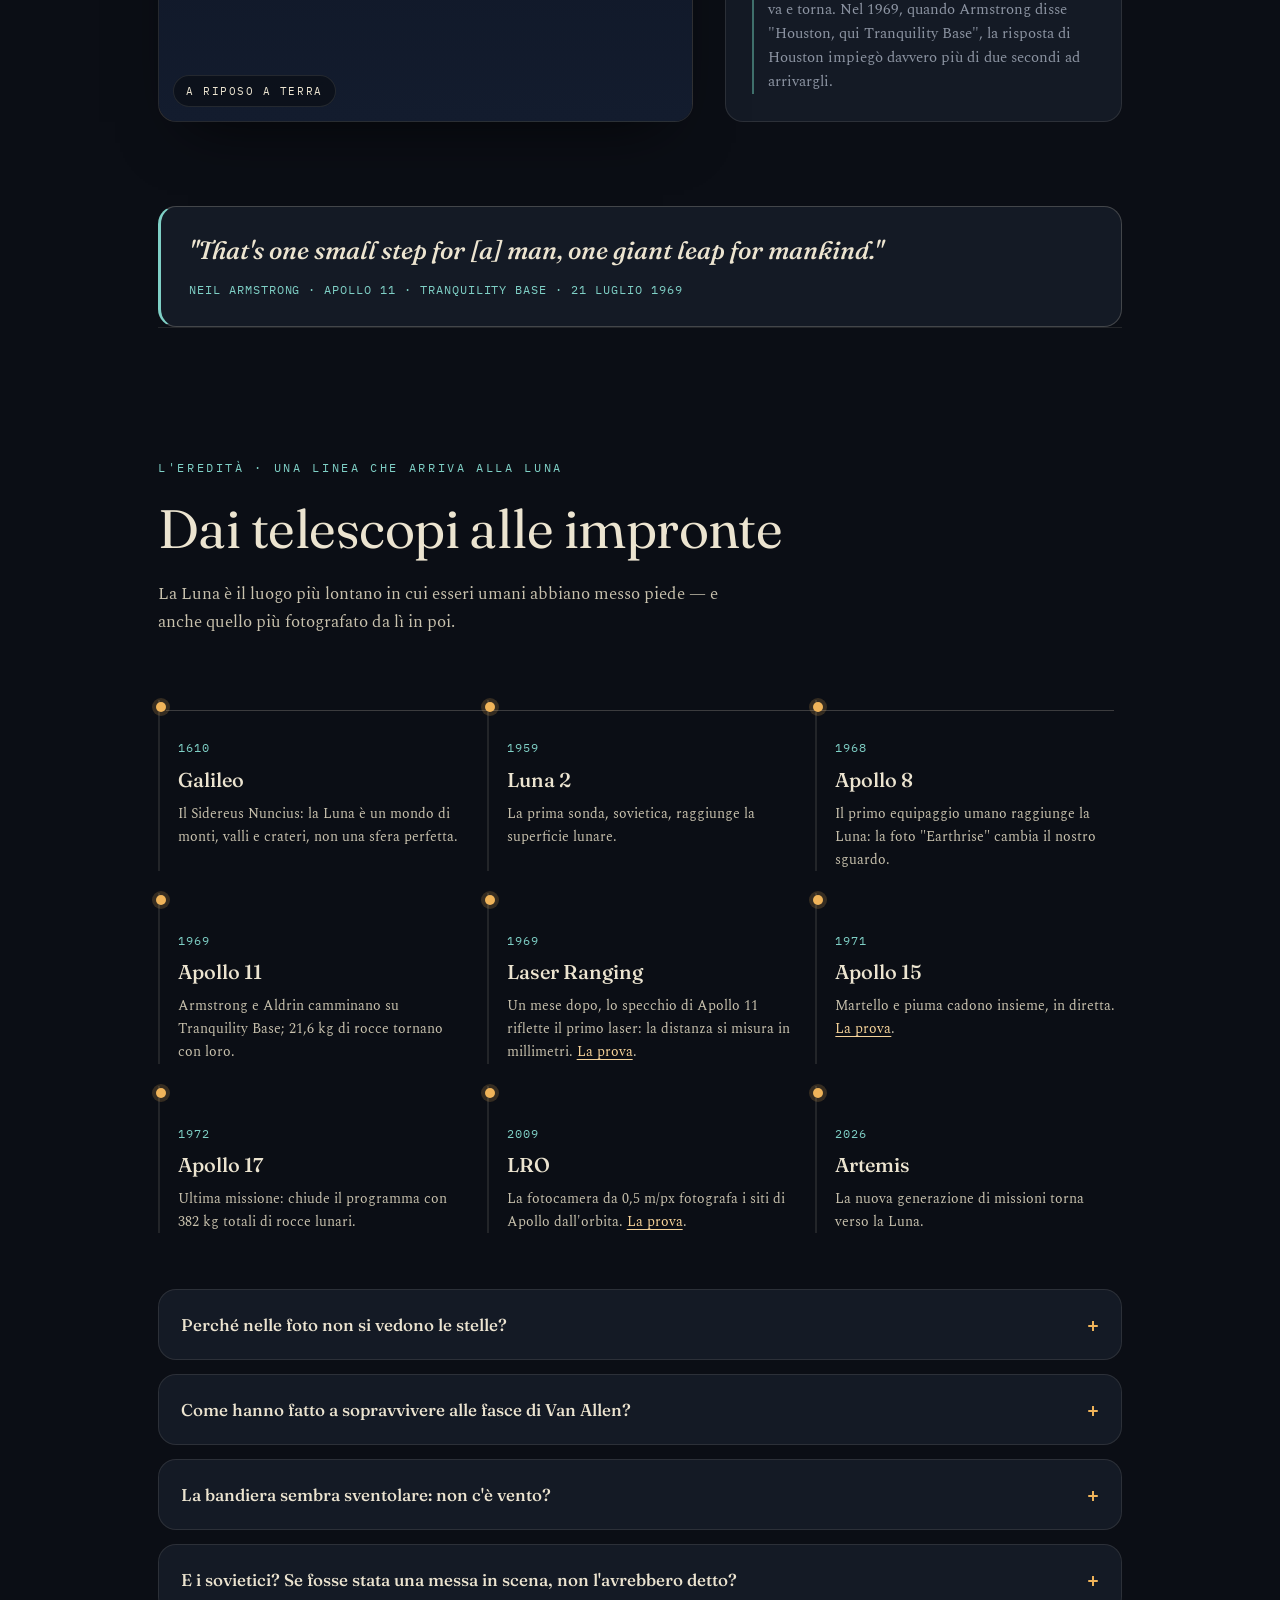
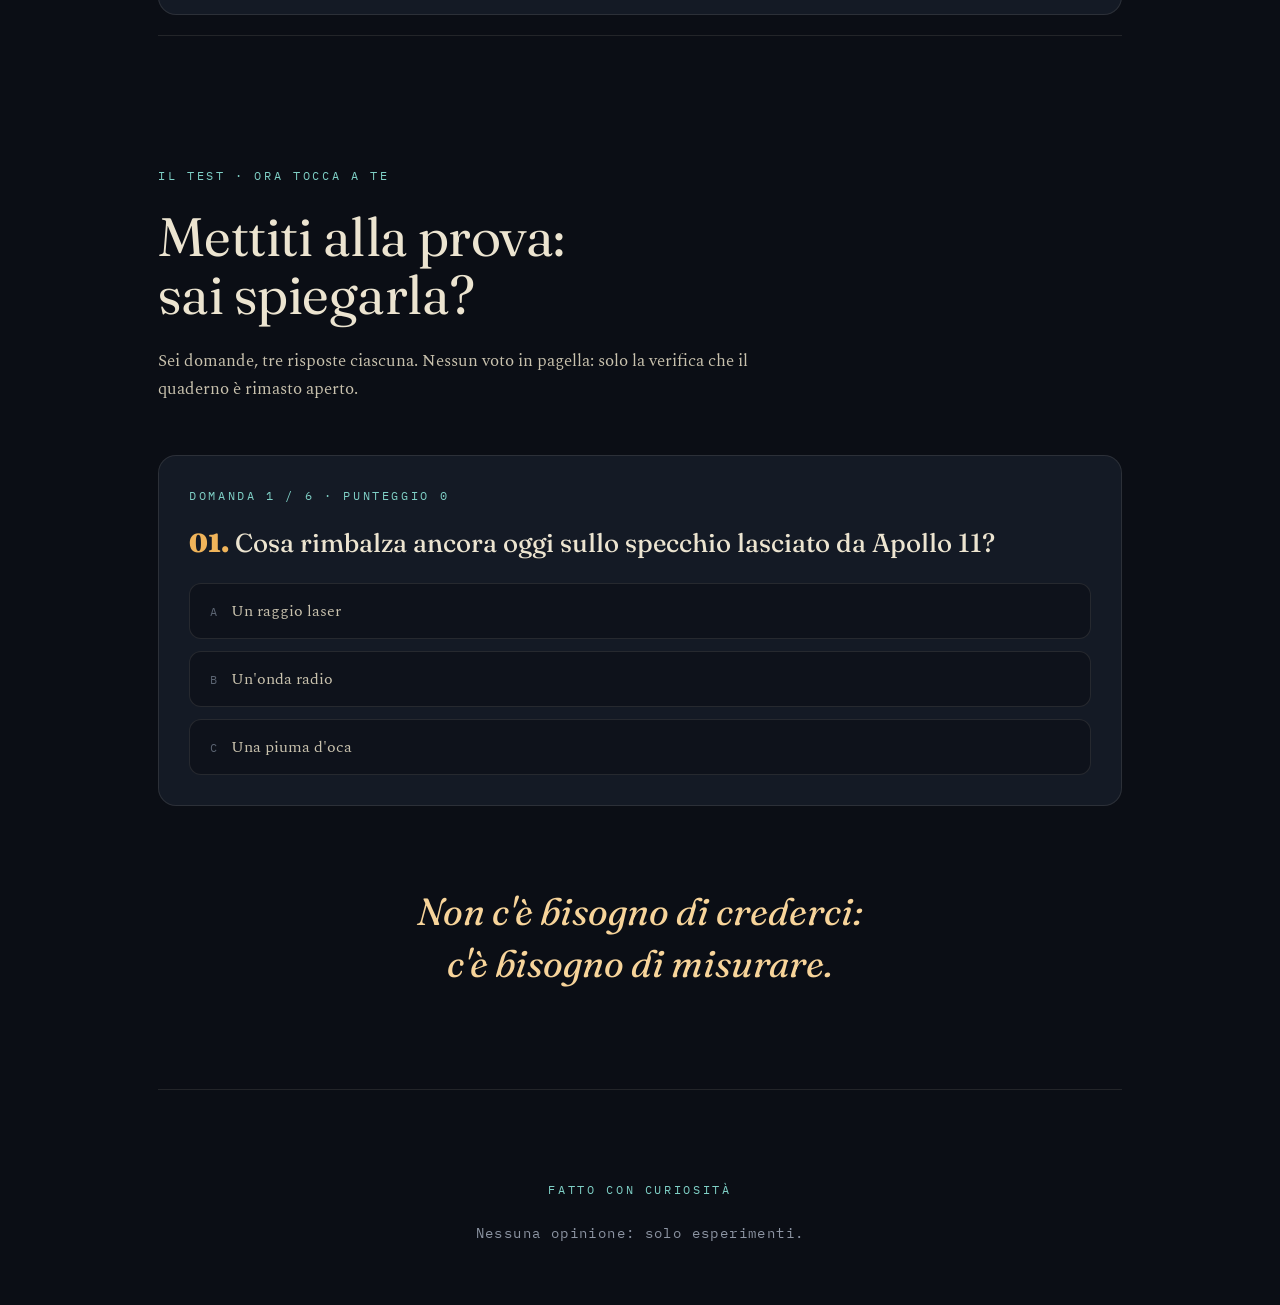
<file: luna.html>
<!DOCTYPE html>
<html lang="it">
<head>
<meta charset="UTF-8">
<meta name="viewport" content="width=device-width, initial-scale=1.0">
<title>La Luna · Quaderno di esperimenti</title>
<link rel="icon" href="data:image/svg+xml,%3Csvg xmlns='http://www.w3.org/2000/svg' viewBox='0 0 32 32'%3E%3Ccircle cx='16' cy='16' r='7' fill='%23f0b45a'/%3E%3Ccircle cx='16' cy='16' r='12' fill='none' stroke='%237fd0c6' stroke-opacity='0.4' stroke-width='1.5'/%3E%3C/svg%3E">
<link rel="preconnect" href="https://fonts.googleapis.com">
<link rel="preconnect" href="https://fonts.gstatic.com" crossorigin>
<link href="https://fonts.googleapis.com/css2?family=Fraunces:ital,opsz,wght@0,9..144,300..900;1,9..144,300..900&family=Spectral:ital,wght@0,300;0,400;0,500;1,400;1,500&family=IBM+Plex+Mono:wght@400;500;600&display=swap" rel="stylesheet">
<link rel="stylesheet" href="styles.css">
<style>
  .hero::before { content: "☾"; }
</style>
</head>
<body>

<div class="grain" aria-hidden="true"></div>
<canvas id="starfield" aria-hidden="true"></canvas>

<nav class="navbar" aria-label="Navigazione principale">
  <a class="navbar-brand" href="index.html" aria-label="Vai a Gravità">☾</a>
  <div class="navbar-links">
    <a class="navbar-link" href="index.html">Gravità</a>
    <a class="navbar-link" href="scie.html">Scie</a>
    <a class="navbar-link" href="#top">Luna</a>
    <a class="navbar-link" href="terrapiatta.html">Terra Piatta</a>
    <a class="navbar-link" href="clima.html">Clima</a>
    <a class="navbar-link" href="inquinamento.html">Aria</a>
    <a class="navbar-link" href="cropcircles.html">Crop</a>
    <a class="navbar-link" href="damanhur.html">Damanhur</a>
    <a class="navbar-link" href="cinque.html">5G</a>
    <a class="navbar-link" href="astrologia.html">Astrologia</a>
  </div>
</nav>

<div class="shell">

  <header class="hero hero--page" id="top">
    <p class="eyebrow">Una pagina del quaderno · est. 1969</p>
    <h1 class="hero-title">
      Siamo andati<br>sulla Luna?<br>
      <em>Un sospetto moderno,<br>verificabile coi fatti.</em>
    </h1>
    <p class="hero-sub">
      Anche su questo sono sorti dei dubbi — ed è giusto che sia così, perché la
      scienza vive di dubbi. Ma un dubbio non si risolve con un'opinione: si
      risolve con esperimenti che chiunque può ripetere. Qui sotto, le tracce
      fisiche che il programma Apollo ha lasciato — e che stanno ancora lì,
      misurabili oggi.
    </p>
    <div class="hero-actions">
      <a href="#laser" class="btn btn-primary">Il raggio che non mente</a>
      <a href="#lro" class="btn btn-ghost">L'occhio da 50 cm</a>
    </div>
  </header>

  <main>

    <section class="experiment">
      <div class="section-head reveal">
        <p class="eyebrow">Le credenze da smontare</p>
        <h2>Prima dei fatti,<br>i sospetti più diffusi</h2>
        <p class="lede">
          Ogni obiezione seria merita una risposta seria. Nessuna di queste
          regge al confronto con una misura.
        </p>
      </div>

      <div class="cards cards--myth reveal">
        <article class="card">
          <span class="card-num">✕</span>
          <h3>Le stelle non si vedono</h3>
          <p>
            Nelle foto del 1969 il cielo è nero, senza stelle: sembra un set.
            È l'esposizione: per riprendere il paesaggio lunare, illuminatissimo,
            servono tempi cortissimi, che cancellano le stelle. Un fotografo
            notturno le vedrebbe.
          </p>
        </article>
        <article class="card">
          <span class="card-num">✕</span>
          <h3>La bandiera che sventola</h3>
          <p>
            La bandiera sembra muoversi nel vento. Ma ha un'asta orizzontale
            rigida che la tiene spiegata, e senza aria il movimento non si
            smorza: ondeggia a lungo, come un pendolo.
          </p>
        </article>
        <article class="card">
          <span class="card-num">✕</span>
          <h3>Le radiazioni mortali</h3>
          <p>
            Le fasce di Van Allen ucciderebbero chi le attraversa. Apollo le
            attraversa in pochi minuti, lungo un percorso radente e con
            schermatura: la dose ricevuta è paragonabile a una TAC.
          </p>
        </article>
        <article class="card">
          <span class="card-num">✕</span>
          <h3>Il grano della pellicola</h3>
          <p>
            Le imperfezioni delle immagini indicherebbero un set. Sono pellicole
            Kodak reali del 1969, portate sulla Luna e sviluppate al rientro:
            sono proprio le tracce fisiche del viaggio.
          </p>
        </article>
      </div>
    </section>

    <section id="laser" class="experiment">
      <div class="section-head reveal">
        <p class="eyebrow">Esperimento 01 · Laser Ranging, 1969 → oggi</p>
        <h2>Il raggio che non mente</h2>
        <p class="lede">
          Il 21 luglio 1969 gli astronauti di Apollo 11 lasciarono su Tranquility
          Base uno specchio grande come una valigia. Oggi, più di 50 anni dopo,
          osservatori di tutto il mondo ci sparano ancora raggi laser: la luce
          parte, rimbalza sullo specchio e torna, e il tempo che impiega misura
          la distanza Terra–Luna in millimetri.
        </p>
      </div>

      <div class="lab-grid reveal">
        <figure class="lab-canvas-wrap">
          <canvas id="canvas-llr" class="lab-canvas lab-canvas--wide"></canvas>
          <div class="lab-overlay lab-overlay--bottom">
            <span class="chip" id="llr-chip">pronto a sparare</span>
          </div>
        </figure>

        <div class="lab-panel">
          <div class="readout">
            <div class="readout-row">
              <span class="readout-key">distanza Terra–Luna</span>
              <span class="readout-val" id="llr-dist">384.400 km</span>
            </div>
            <div class="readout-row">
              <span class="readout-key">andata e ritorno</span>
              <span class="readout-val" id="llr-time">—</span>
            </div>
            <div class="readout-row">
              <span class="readout-key">recessione della Luna</span>
              <span class="readout-val" id="llr-recess">3,8 cm/anno</span>
            </div>
          </div>

          <div class="sliders">
            <label class="slider">
              <span class="slider-label">distanza della Luna</span>
              <input type="range" id="llr-slider" min="356500" max="406700" step="100" value="384400">
              <span class="slider-scale"><i>perigeo · 356.500</i><i>apogeo · 406.700</i></span>
            </label>
          </div>

          <div class="controls">
            <button id="llr-fire" class="btn btn-primary" type="button">Invia il raggio</button>
            <button id="llr-reset" class="btn btn-ghost" type="button">Ricomincia</button>
          </div>

          <p class="aside">
            Lo specchio è fatto di 100 prismi d'angolo: qualsiasi luce lo colpisca
            torna esattamente da dove è venuta. Con un laser basta misurare il
            tempo di ritorno, ~2,5 secondi, e la distanza è nota: oggi in
            millimetri. Dalle misure sappiamo anche che la Luna si allontana di
            3,8 cm all'anno — un dato usato ancora oggi per i test di gravità.
          </p>
        </div>
      </div>
    </section>

    <section id="feather" class="experiment">
      <div class="section-head reveal">
        <p class="eyebrow">Esperimento 02 · Apollo 15, 2 agosto 1971</p>
        <h2>Piuma e martello cadono insieme</h2>
        <p class="lede">
          Al termine dell'ultima passeggiata di Apollo 15, il comandante David
          Scott tenne in una mano un martello da geologo (1,32 kg) e nell'altra
          una piuma di falco (0,03 kg), e li lasciò cadere insieme da circa
          1,2 m. Nel vuoto della Luna, caddero insieme: come Galileo aveva
          previsto nel 1638.
        </p>
      </div>

      <div class="lab-grid reveal">
        <figure class="lab-canvas-wrap">
          <canvas id="canvas-feather" class="lab-canvas lab-canvas--wide"></canvas>
          <div class="lab-overlay lab-overlay--bottom">
            <span class="chip" id="feather-chip">Sulla Luna: cadono insieme</span>
          </div>
        </figure>

        <div class="lab-panel">
          <div class="readout">
            <div class="readout-row">
              <span class="readout-key">martello · tempo di caduta</span>
              <span class="readout-val" id="feather-time-h">—</span>
            </div>
            <div class="readout-row">
              <span class="readout-key">piuma · tempo di caduta</span>
              <span class="readout-val" id="feather-time-f">—</span>
            </div>
            <div class="readout-row">
              <span class="readout-key">altezza</span>
              <span class="readout-val" id="feather-height">1,2 m</span>
            </div>
          </div>

          <div class="controls controls--wrap">
            <button id="feather-moon" class="btn is-active" type="button">Luna · vuoto</button>
            <button id="feather-earth" class="btn" type="button">Terra · con aria</button>
          </div>

          <div class="sliders">
            <label class="slider">
              <span class="slider-label">altezza di caduta</span>
              <input type="range" id="feather-slider" min="0.2" max="2" step="0.1" value="1.2">
              <span class="slider-scale"><i>20 cm</i><i>2 m</i></span>
            </label>
          </div>

          <div class="controls">
            <button id="feather-drop" class="btn btn-primary" type="button">Lascia cadere</button>
            <button id="feather-reset" class="btn btn-ghost" type="button">Ricomincia</button>
          </div>

          <p class="aside">
            Sulla <strong>Terra</strong>, l'aria frena la piuma: cadono in tempi
            molto diversi. Sulla <strong>Luna</strong>, senza atmosfera,
            l'unica differenza tra i due corpi è l'inerzia — e la caduta è
            identica. Cambia luogo con i bottoni, poi lascia cadere: il martello
            arriva in ~0,5 s sulla Terra, la piuma molto più tardi.
          </p>
        </div>
      </div>
    </section>

    <section id="rocks" class="experiment">
      <div class="section-head reveal">
        <p class="eyebrow">Esperimento 03 · Le rocce lunari, 1969–1972</p>
        <h2>Il laboratorio da 382 kg</h2>
        <p class="lede">
          Le missioni Apollo riportarono sulla Terra 382 kg di rocce lunari,
          studiate da migliaia di scienziati in tutto il mondo. Dentro ogni
          sasso c'è un orologio: il potassio-40 decade in argon-40 con una
          vita media nota. Leggendo quanto argon si è accumulato, la roccia
          stessa dice la sua età.
        </p>
      </div>

      <div class="lab-grid reveal">
        <figure class="lab-canvas-wrap">
          <canvas id="canvas-rocks" class="lab-canvas lab-canvas--wide"></canvas>
          <div class="lab-overlay lab-overlay--bottom">
            <span class="chip" id="rocks-chip">scegli una roccia</span>
          </div>
        </figure>

        <div class="lab-panel">
          <div class="readout">
            <div class="readout-row">
              <span class="readout-key">tempo trascorso</span>
              <span class="readout-val" id="rocks-age">0,00 Ga</span>
            </div>
            <div class="readout-row">
              <span class="readout-key">argon-40 prodotto</span>
              <span class="readout-val" id="rocks-ar40">0 %</span>
            </div>
            <div class="readout-row">
              <span class="readout-key">campioni riportati</span>
              <span class="readout-val" id="rocks-total">382 kg</span>
            </div>
          </div>

          <div class="controls controls--wrap">
            <button id="rocks-60025" class="btn is-active" type="button">Anortosite 60025</button>
            <button id="rocks-basalt" class="btn" type="button">Basalto dei mari</button>
          </div>

          <div class="sliders">
            <label class="slider">
              <span class="slider-label">tempo trascorso</span>
              <input type="range" id="rocks-slider" min="0" max="46" step="1" value="0">
              <span class="slider-scale"><i>adesso</i><i>4,6 miliardi di anni</i></span>
            </label>
          </div>

          <div class="controls">
            <button id="rocks-run" class="btn btn-primary" type="button">Avvia l'orologio</button>
            <button id="rocks-reset" class="btn btn-ghost" type="button">Ricomincia</button>
          </div>

          <p class="aside">
            L'anortosite <strong>60025</strong>, raccolta da Apollo 16, ha circa
            4,44 miliardi di anni: è tra le rocce più antiche del sistema solare.
            Il <strong>basalto</strong> dei mari lunari è più giovane, ~3,4
            miliardi di anni. Muovi il cursore: quando il tempo raggiunge l'età
            reale del campione, la misura coincide.
          </p>
        </div>
      </div>
    </section>

    <section id="seismo" class="experiment">
      <div class="section-head reveal">
        <p class="eyebrow">Esperimento 04 · Sismometri ALSEP, 1969–1977</p>
        <h2>La Luna trema</h2>
        <p class="lede">
          Dal 1969 al 1977 quattro stazioni sismiche — Apollo 12, 14, 15 e 16 —
          hanno ascoltato la Luna. Quando lo stadio S-IVB di una missione
          precipitava sulla superficie per un impatto controllato, la Luna
          suonava come una campana per più di mezz'ora.
        </p>
      </div>

      <div class="lab-grid reveal">
        <figure class="lab-canvas-wrap">
          <canvas id="canvas-seismo" class="lab-canvas lab-canvas--wide"></canvas>
          <div class="lab-overlay lab-overlay--bottom">
            <span class="chip" id="seismo-chip">in ascolto</span>
          </div>
        </figure>

        <div class="lab-panel">
          <div class="readout">
            <div class="readout-row">
              <span class="readout-key">evento</span>
              <span class="readout-val" id="seismo-event">—</span>
            </div>
            <div class="readout-row">
              <span class="readout-key">durata del rintocco</span>
              <span class="readout-val" id="seismo-dur">—</span>
            </div>
            <div class="readout-row">
              <span class="readout-key">profondità</span>
              <span class="readout-val" id="seismo-depth">—</span>
            </div>
          </div>

          <div class="controls controls--wrap">
            <button id="seismo-sivb" class="btn" type="button">Impatto S-IVB</button>
            <button id="seismo-meteor" class="btn" type="button">Meteorite</button>
            <button id="seismo-tide" class="btn" type="button">Sismicità di marea</button>
          </div>

          <div class="controls">
            <button id="seismo-reset" class="btn btn-ghost" type="button">Torna in ascolto</button>
          </div>

          <p class="aside">
            Sulla Terra, un terremoto smorza in pochi secondi perché acqua e
            atmosfera assorbono l'energia. Sulla Luna, senza nulla che smorzi,
            la vibrazione risuona per minuti: un impatto S-IVB rimbalzò nei
            sismografi per oltre 30 minuti. Più di 13.000 eventi registrati,
            tra cui sismi profondi ogni mese, sincronizzati con le maree.
          </p>
        </div>
      </div>
    </section>

    <section id="lro" class="experiment">
      <div class="section-head reveal">
        <p class="eyebrow">Esperimento 05 · LRO / LROC, 2009 → oggi</p>
        <h2>L'occhio da 50 cm</h2>
        <p class="lede">
          Nel 2009 la sonda LRO della NASA ha fotografato i siti di Apollo con
          una risoluzione di mezzo metro per pixel. Si vedono lo stadio di
          discesa, le piste dei piedi e le tracce del rover: non un set, ma un
          cantiere rimasto lì dal 1971.
        </p>
      </div>

      <div class="lab-grid reveal">
        <figure class="lab-canvas-wrap">
          <canvas id="canvas-lro" class="lab-canvas lab-canvas--wide"></canvas>
          <div class="lab-overlay lab-overlay--bottom">
            <span class="chip" id="lro-chip">Apollo 15 · Hadley</span>
          </div>
        </figure>

        <div class="lab-panel">
          <div class="readout">
            <div class="readout-row">
              <span class="readout-key">risoluzione</span>
              <span class="readout-val" id="lro-res">0,5 m/px</span>
            </div>
            <div class="readout-row">
              <span class="readout-key">scala attuale</span>
              <span class="readout-val" id="lro-scale">—</span>
            </div>
            <div class="readout-row">
              <span class="readout-key">orbita di LRO</span>
              <span class="readout-val" id="lro-alt">~50 km</span>
            </div>
          </div>

          <div class="controls controls--wrap">
            <button id="lro-15" class="btn is-active" type="button">Apollo 15 · Hadley</button>
            <button id="lro-17" class="btn" type="button">Apollo 17 · Taurus–Littrow</button>
          </div>

          <div class="sliders">
            <label class="slider">
              <span class="slider-label">zoom</span>
              <input type="range" id="lro-slider" min="0" max="100" step="1" value="0">
              <span class="slider-scale"><i>vista ampia</i><i>max zoom</i></span>
            </label>
          </div>

          <p class="aside">
            La fotocamera LROC ritrae la superficie da ~50 km di quota. In
            questa simulazione lo zoom arriva fino a 0,5 m/px: si distinguono
            il modulo di discesa, le piste dei piedi e, per Apollo 15, le tracce
            del rover. Conferme indipendenti: la giapponese Kaguya (2007) e
            l'indiana Chandrayaan-1 (2009) hanno ripreso il sito di Apollo 15.
          </p>
        </div>
      </div>
    </section>

    <section id="doppler" class="experiment">
      <div class="section-head reveal">
        <p class="eyebrow">Esperimento 06 · Telemetria radio, 1969</p>
        <h2>Il segnale che non mente</h2>
        <p class="lede">
          Gli astronauti non sono mai stati fuori contatto. Le antenne della
          Terra li hanno inseguiti in ogni istante del viaggio, misurando la
          frequenza del segnale radio (banda S, ~2,2 GHz). L'effetto Doppler
          dice quanto è veloce la nave: una misura indipendente, impossibile da
          falsificare in un set.
        </p>
      </div>

      <div class="lab-grid reveal">
        <figure class="lab-canvas-wrap">
          <canvas id="canvas-doppler" class="lab-canvas lab-canvas--wide"></canvas>
          <div class="lab-overlay lab-overlay--bottom">
            <span class="chip" id="doppler-chip">a riposo a Terra</span>
          </div>
        </figure>

        <div class="lab-panel">
          <div class="readout">
            <div class="readout-row">
              <span class="readout-key">distanza dalla Terra</span>
              <span class="readout-val" id="doppler-dist">0 km</span>
            </div>
            <div class="readout-row">
              <span class="readout-key">spostamento Doppler (banda S)</span>
              <span class="readout-val" id="doppler-vel">+0,0 kHz</span>
            </div>
            <div class="readout-row">
              <span class="readout-key">ritardo voce (andata e ritorno)</span>
              <span class="readout-val" id="doppler-delay">0,0 s</span>
            </div>
          </div>

          <div class="sliders">
            <label class="slider">
              <span class="slider-label">momento del viaggio</span>
              <input type="range" id="doppler-slider" min="0" max="100" step="1" value="0">
              <span class="slider-scale"><i>partenza</i><i>allunaggio</i></span>
            </label>
          </div>

          <div class="controls">
            <button id="doppler-call" class="btn btn-primary" type="button">Trasmette</button>
            <button id="doppler-reset" class="btn btn-ghost" type="button">Ricomincia</button>
          </div>

          <p class="aside">
            Muovi il cursore lungo il viaggio: la distanza cresce fino a
            384.400 km, la velocità radiale cala fino allo zero dell'allunaggio
            e il <em>ritardo voce</em> cresce fino a ~2,6 secondi per un
            messaggio che va e torna. Nel 1969, quando Armstrong disse
            "Houston, qui Tranquility Base", la risposta di Houston impiegò
            davvero più di due secondi ad arrivargli.
          </p>
        </div>
      </div>
    </section>

    <div class="press reveal">
      <p class="press-quote">
        "That's one small step for [a] man, one giant leap for mankind."
      </p>
      <p class="press-byline">Neil Armstrong · Apollo 11 · Tranquility Base · 21 luglio 1969</p>
    </div>

    <section id="storia" class="experiment">
      <div class="section-head reveal">
        <p class="eyebrow">L'eredità · Una linea che arriva alla Luna</p>
        <h2>Dai telescopi alle impronte</h2>
        <p class="lede">
          La Luna è il luogo più lontano in cui esseri umani abbiano messo
          piede — e anche quello più fotografato da lì in poi.
        </p>
      </div>

      <div class="timeline reveal">
        <ol class="timeline-track">
          <li>
            <span class="timeline-year">1610</span>
            <h4>Galileo</h4>
            <p>Il Sidereus Nuncius: la Luna è un mondo di monti, valli e crateri, non una sfera perfetta.</p>
          </li>
          <li>
            <span class="timeline-year">1959</span>
            <h4>Luna 2</h4>
            <p>La prima sonda, sovietica, raggiunge la superficie lunare.</p>
          </li>
          <li>
            <span class="timeline-year">1968</span>
            <h4>Apollo 8</h4>
            <p>Il primo equipaggio umano raggiunge la Luna: la foto "Earthrise" cambia il nostro sguardo.</p>
          </li>
          <li>
            <span class="timeline-year">1969</span>
            <h4>Apollo 11</h4>
            <p>Armstrong e Aldrin camminano su Tranquility Base; 21,6 kg di rocce tornano con loro.</p>
          </li>
          <li>
            <span class="timeline-year">1969</span>
            <h4>Laser Ranging</h4>
            <p>Un mese dopo, lo specchio di Apollo 11 riflette il primo laser: la distanza si misura in millimetri. <a href="#laser">La prova</a>.</p>
          </li>
          <li>
            <span class="timeline-year">1971</span>
            <h4>Apollo 15</h4>
            <p>Martello e piuma cadono insieme, in diretta. <a href="#feather">La prova</a>.</p>
          </li>
          <li>
            <span class="timeline-year">1972</span>
            <h4>Apollo 17</h4>
            <p>Ultima missione: chiude il programma con 382 kg totali di rocce lunari.</p>
          </li>
          <li>
            <span class="timeline-year">2009</span>
            <h4>LRO</h4>
            <p>La fotocamera da 0,5 m/px fotografa i siti di Apollo dall'orbita. <a href="#lro">La prova</a>.</p>
          </li>
          <li>
            <span class="timeline-year">2026</span>
            <h4>Artemis</h4>
            <p>La nuova generazione di missioni torna verso la Luna.</p>
          </li>
        </ol>
      </div>

      <div class="deepdive reveal">
        <details>
          <summary>Perché nelle foto non si vedono le stelle?</summary>
          <p>
            Per fotografare il paesaggio lunare, illuminato da un sole senza
            atmosfera, servono tempi di posa cortissimi e aperture piccole.
            Le stelle, debolissime, richiedono il contrario: secondi di posa.
            Nello stesso istante non puoi avere entrambe le cose. Non è un
            mistero: è fotografia. Prova a fotografare una strada di notte
            illuminata: il cielo esce nero.
          </p>
        </details>
        <details>
          <summary>Come hanno fatto a sopravvivere alle fasce di Van Allen?</summary>
          <p>
            Le fasce di Van Allen intrappolano particelle cariche, ma si
            attraversano in pochi minuti, lungo una traiettoria radente alle
            zone più dense e con la schermatura della navicella. La dose
            ricevuta dagli equipaggi di Apollo è dell'ordine di qualche
            millisievert: paragonabile a una TAC o a un lungo volo
            intercontinentale. Non è lontanamente letale.
          </p>
        </details>
        <details>
          <summary>La bandiera sembra sventolare: non c'è vento?</summary>
          <p>
            La bandiera è tenuta spiegata da un'asta orizzontale rigida: la sua
            forma "a onda" è quella del tessuto appeso al tubo. Quando gli
            astronauti la piantarono, la scossero per conficcare l'asta, e senza
            aria il movimento non si smorza: continua a oscillare, come un
            pendolo. In più, al decollo del modulo lunare, i gas di scarico la
            agitarono di nuovo. Non è vento: è inerzia.
          </p>
        </details>
        <details>
          <summary>E i sovietici? Se fosse stata una messa in scena, non l'avrebbero detto?</summary>
          <p>
            I sovietici seguivano Apollo con i propri radar e radio-osservatori,
            e non denunciarono alcuna falsificazione: sapevano bene che era
            vero, perché lo stavano misurando. Dalla loro parte c'era la sonda
            Luna 15, lanciata per riportare campioni prima degli americani
            (si schiantò il 21 luglio 1969). E dopo il 2009 la Luna è stata
            fotografata dai siti di Apollo da sonde giapponesi (Kaguya), indiane
            (Chandrayaan-1) e cinesi (Chang'e-2): nessuna ha trovato altro che
            le tracce reali.
          </p>
        </details>
      </div>
    </section>

    <section id="quiz" class="experiment">
      <div class="section-head reveal">
        <p class="eyebrow">Il test · Ora tocca a te</p>
        <h2>Mettiti alla prova:<br>sai spiegarla?</h2>
        <p class="lede">
          Sei domande, tre risposte ciascuna. Nessun voto in pagella: solo la
          verifica che il quaderno è rimasto aperto.
        </p>
      </div>

      <div id="quiz-root" class="quiz reveal"></div>
    </section>

  </main>

  <p class="closing reveal">
    Non c'è bisogno di crederci:<br>
    c'è bisogno di misurare.
  </p>

  <footer class="footer">
    <p class="eyebrow">Fatto con curiosità</p>
    <p>Nessuna opinione: solo esperimenti.</p>
  </footer>

</div>

<script src="luna.js"></script>
</body>
</html>
</file>
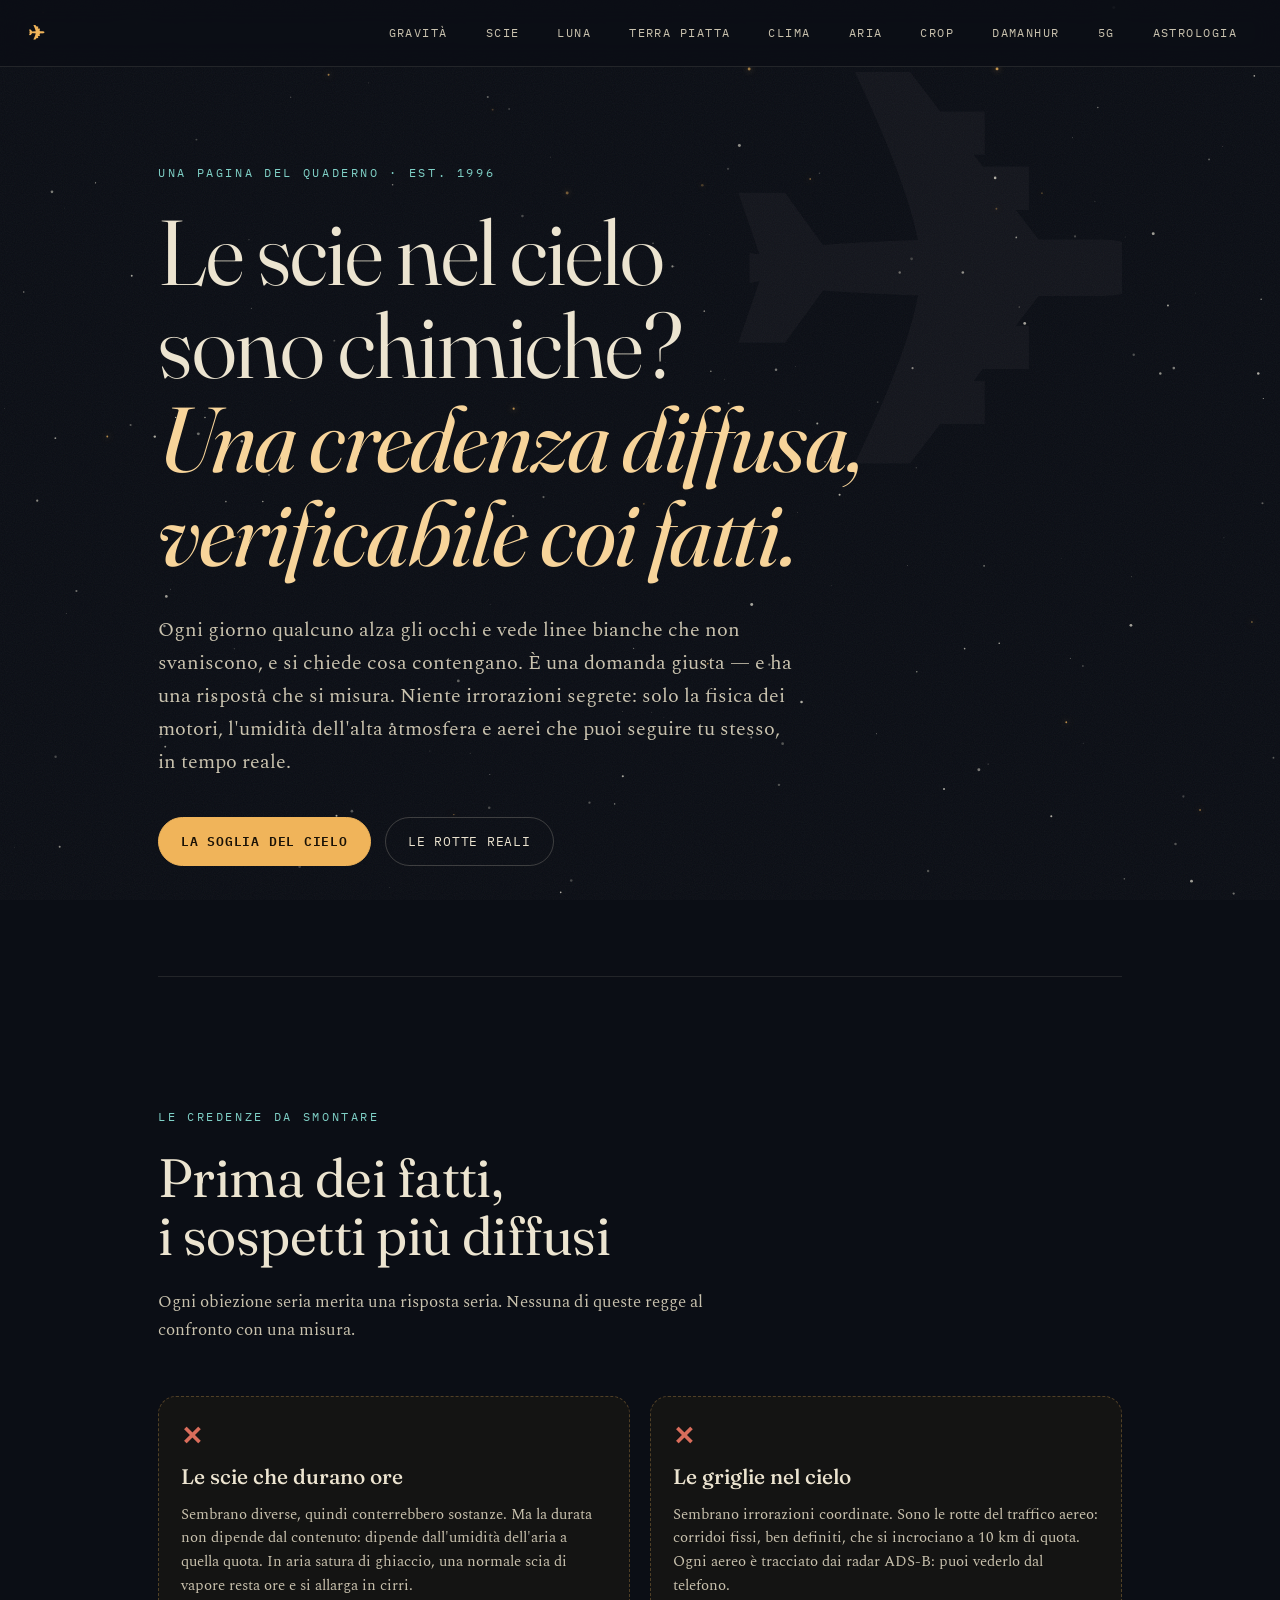
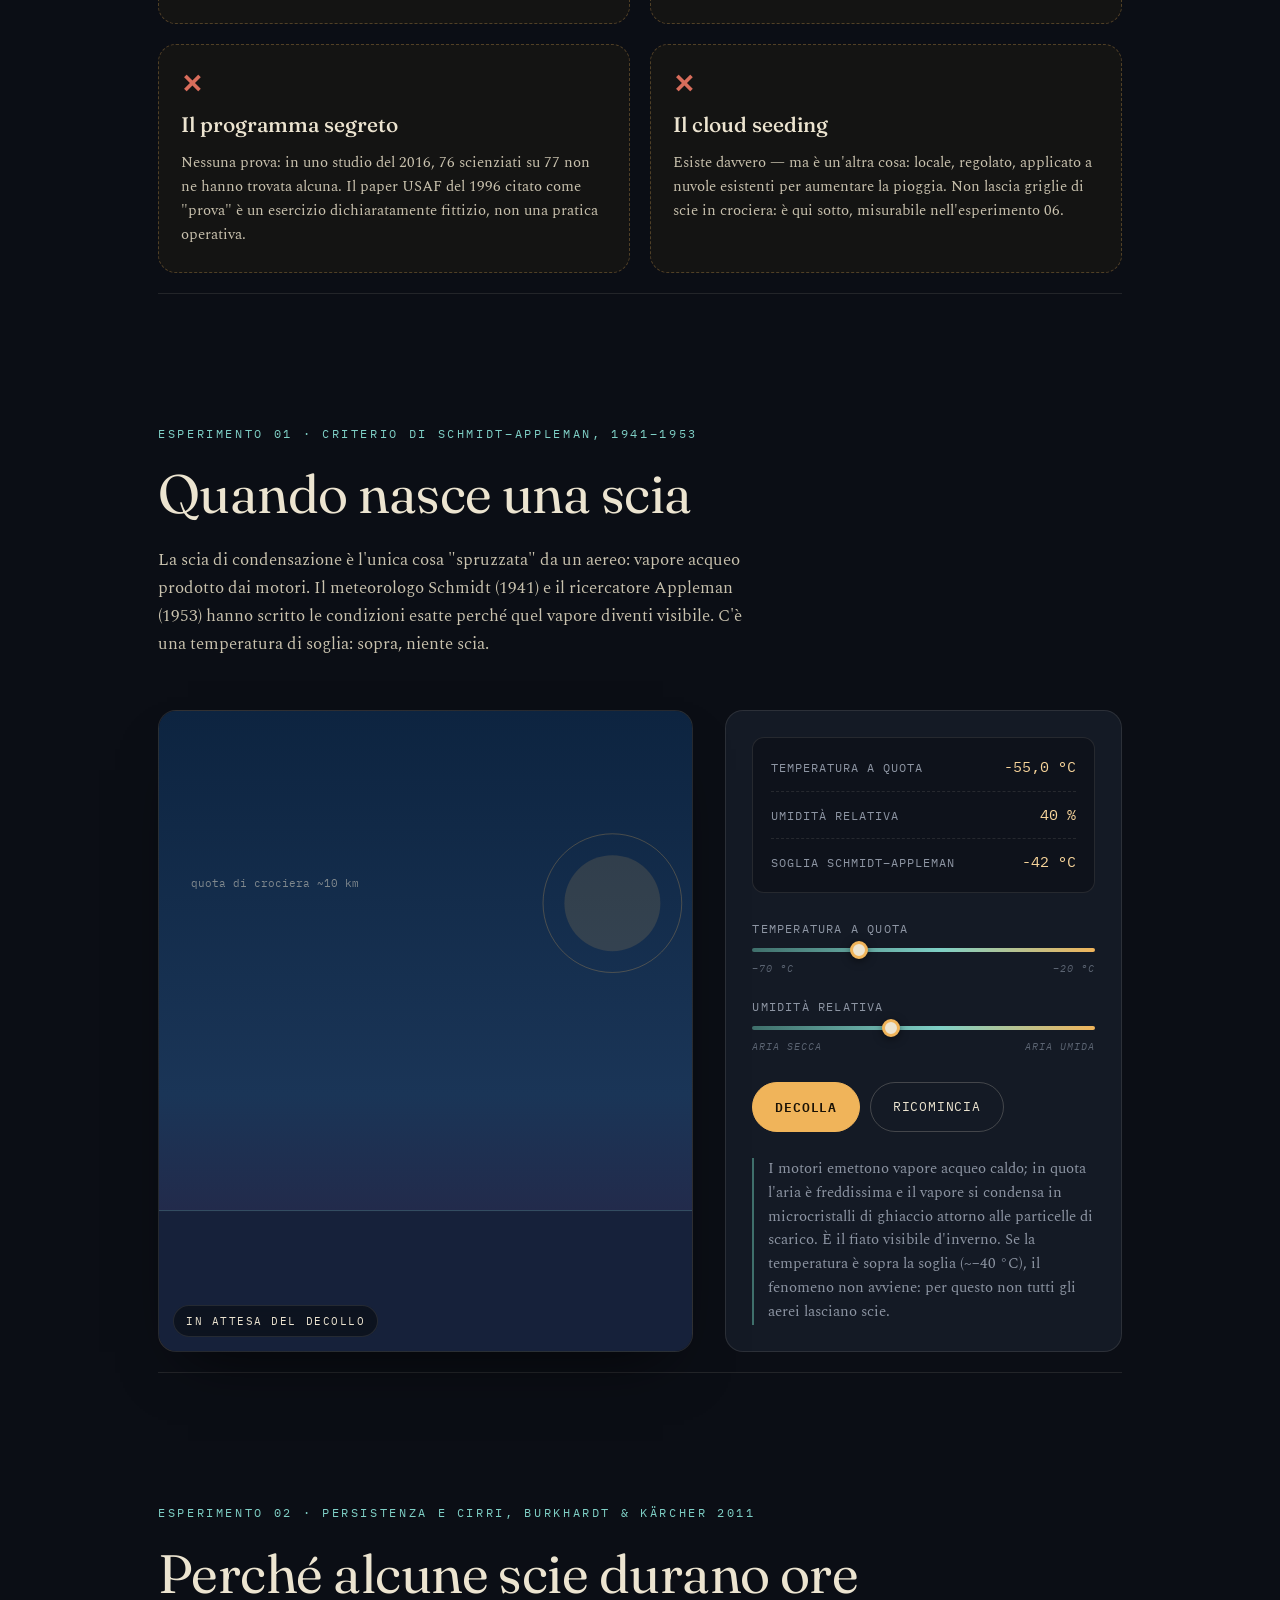
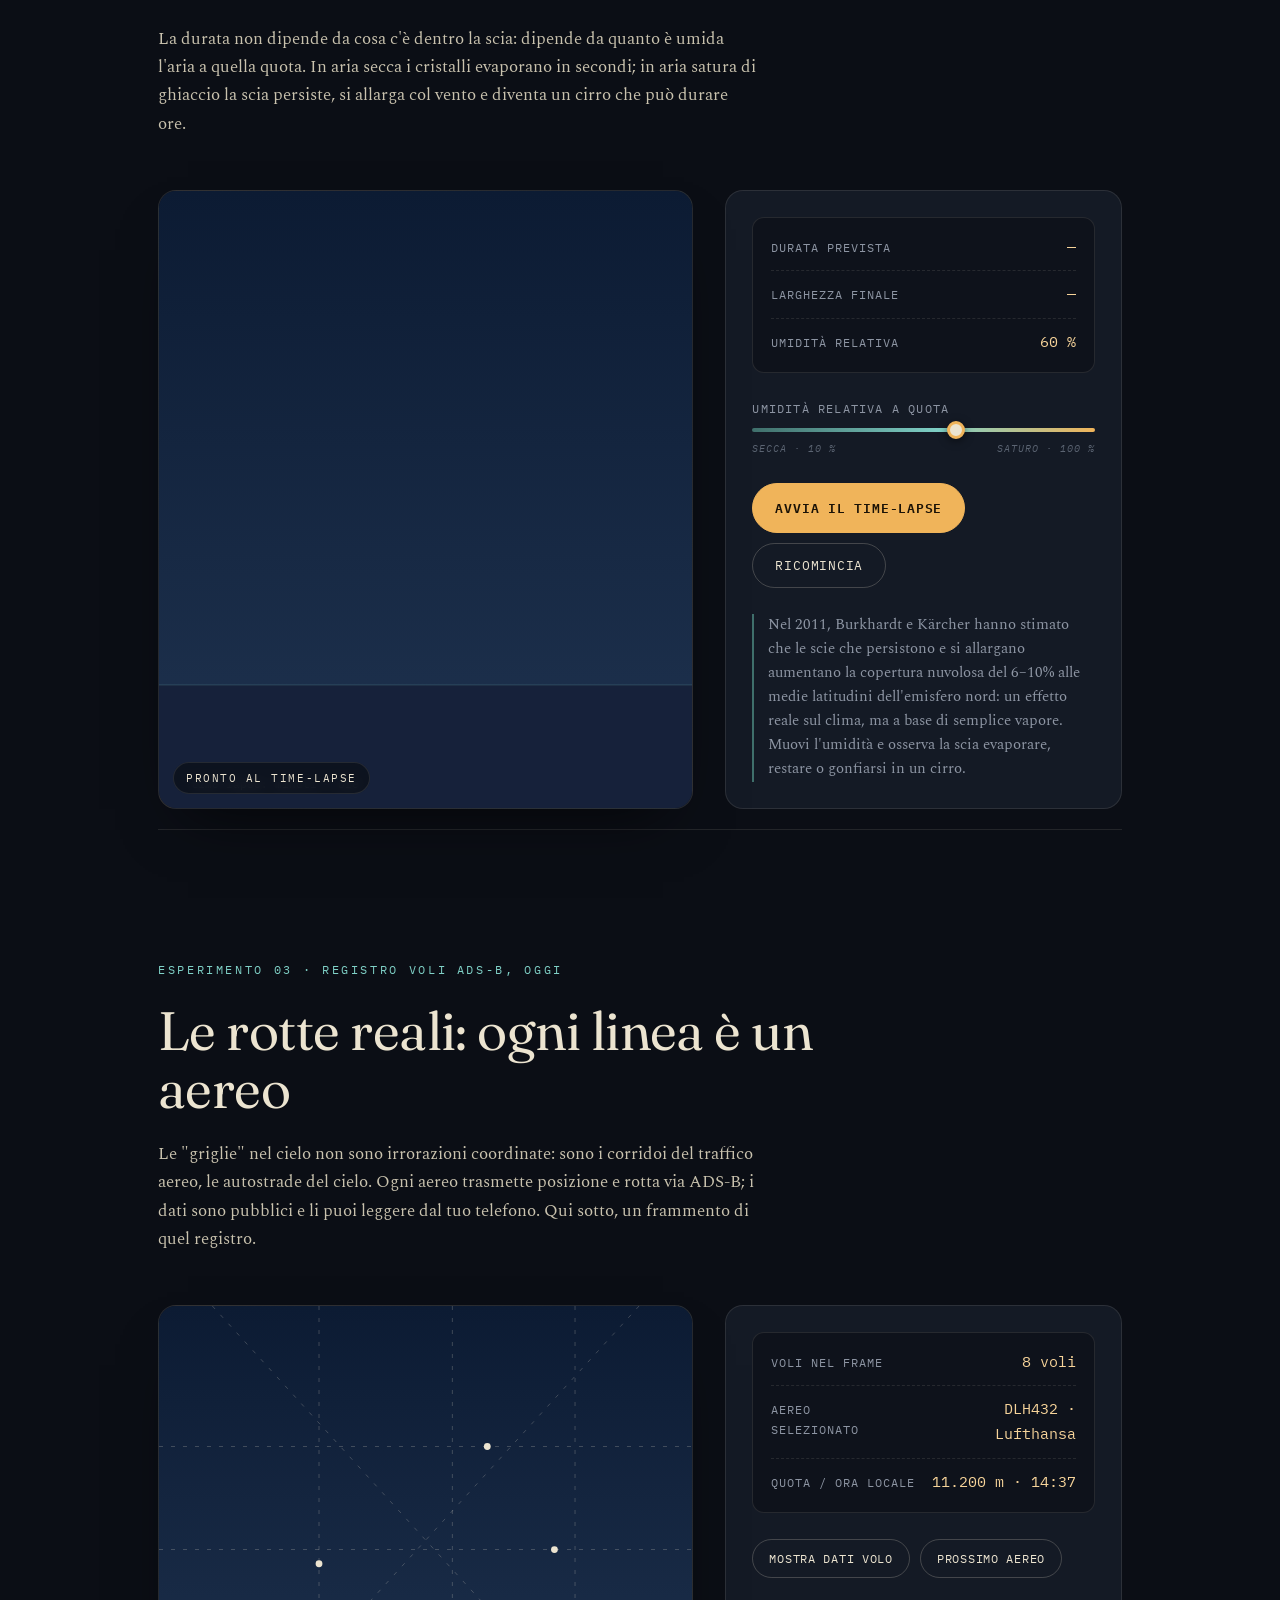
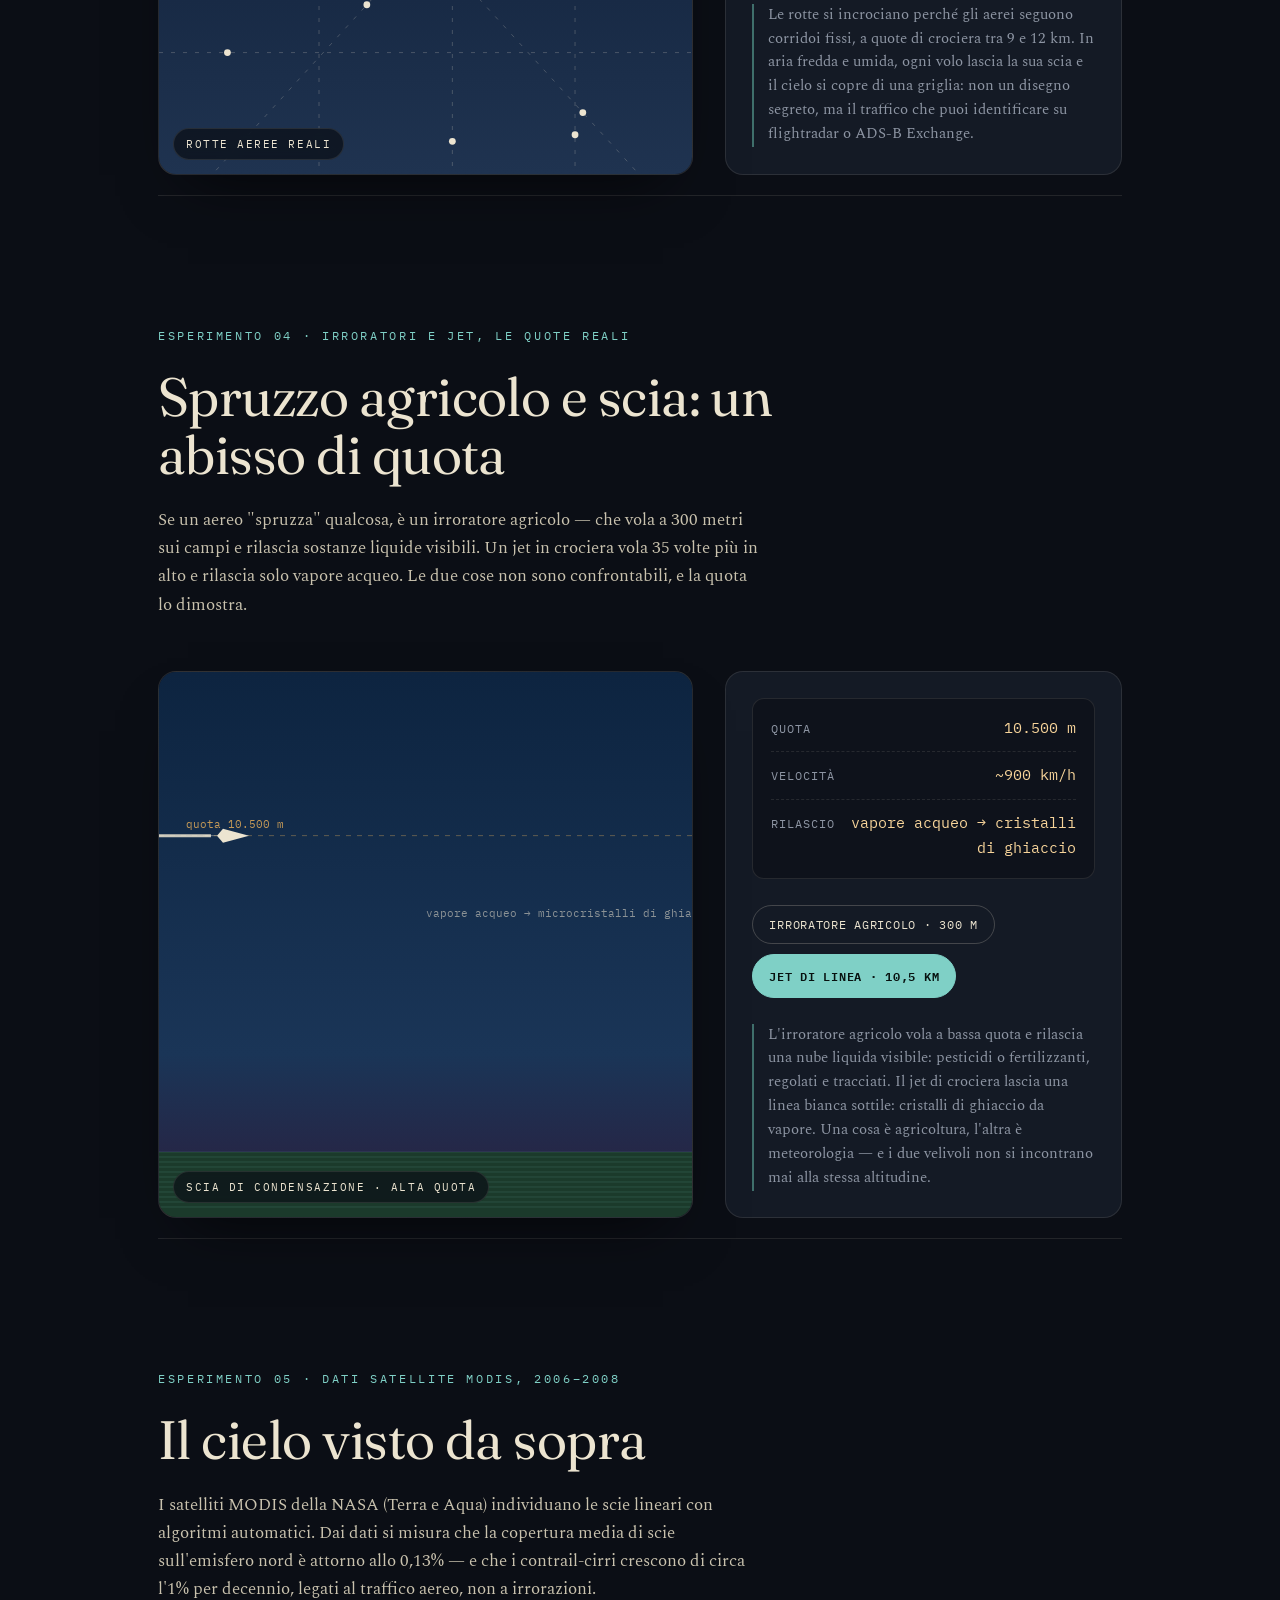
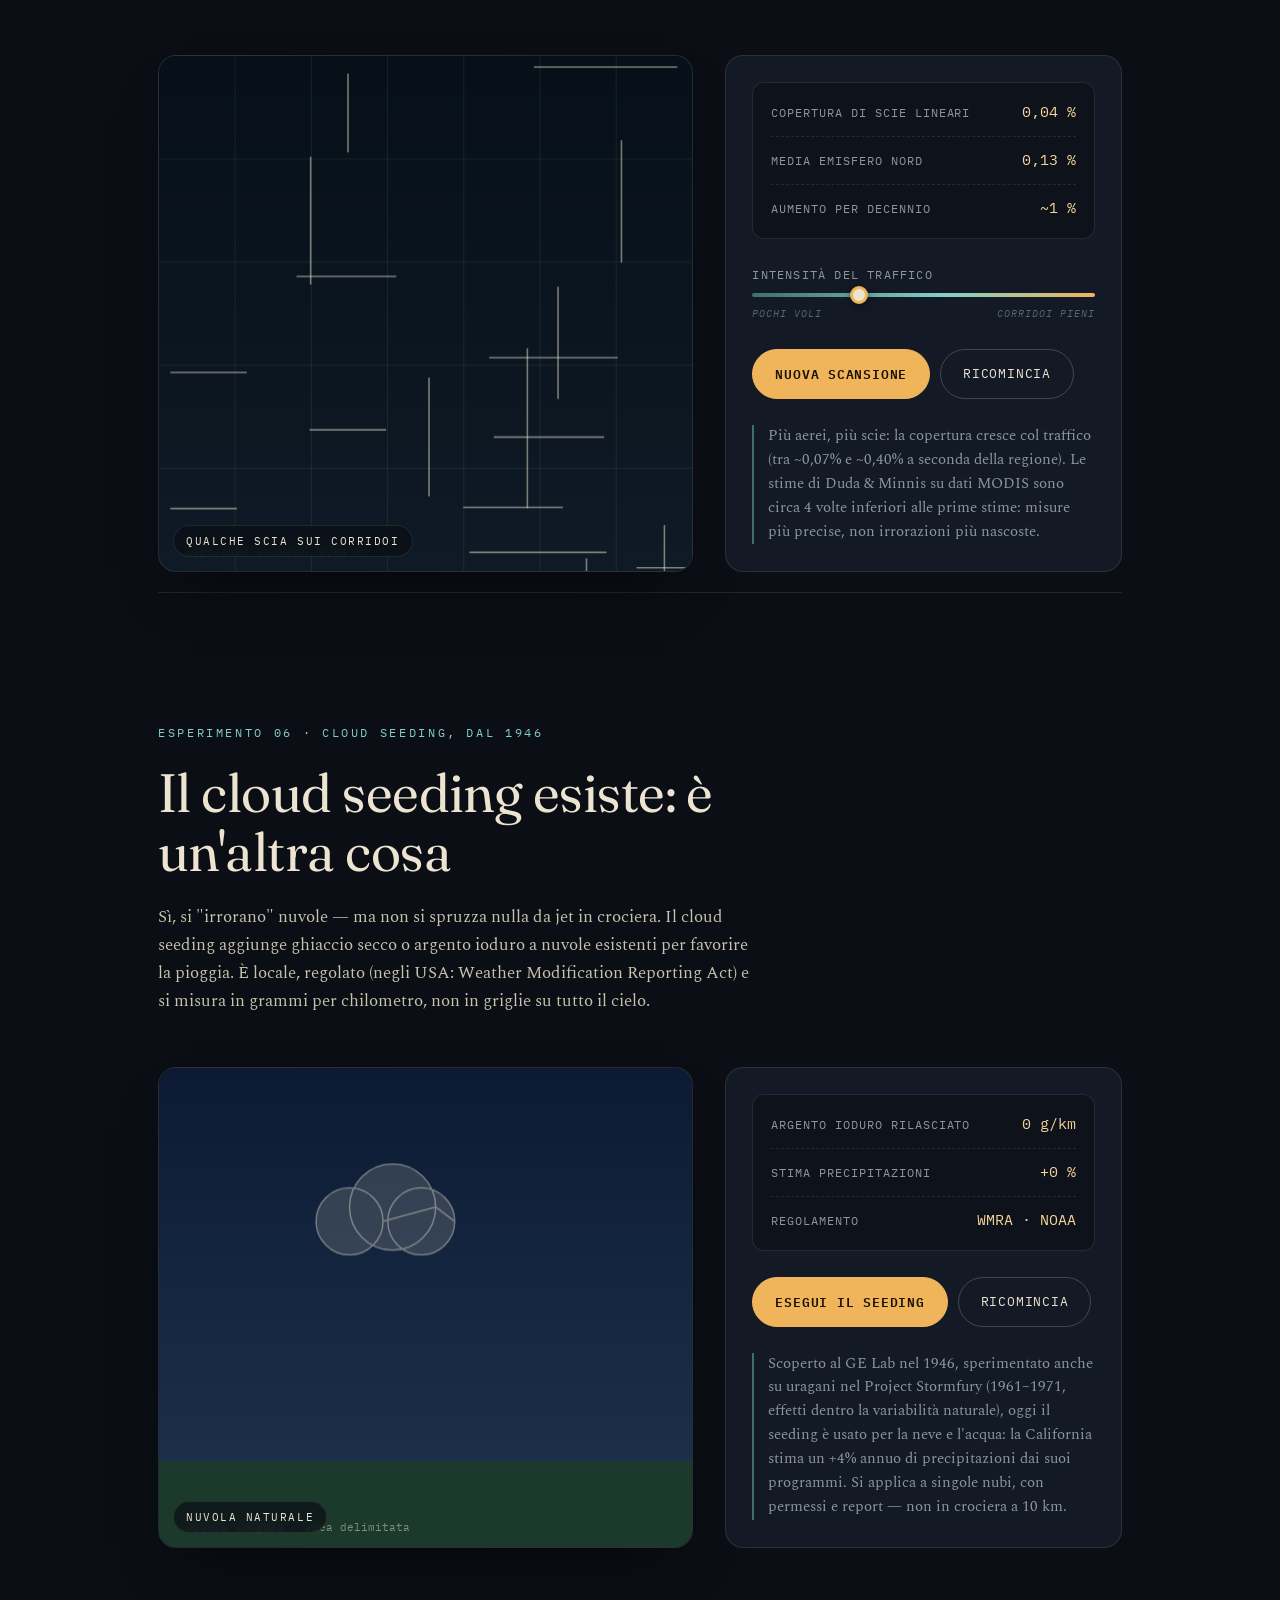
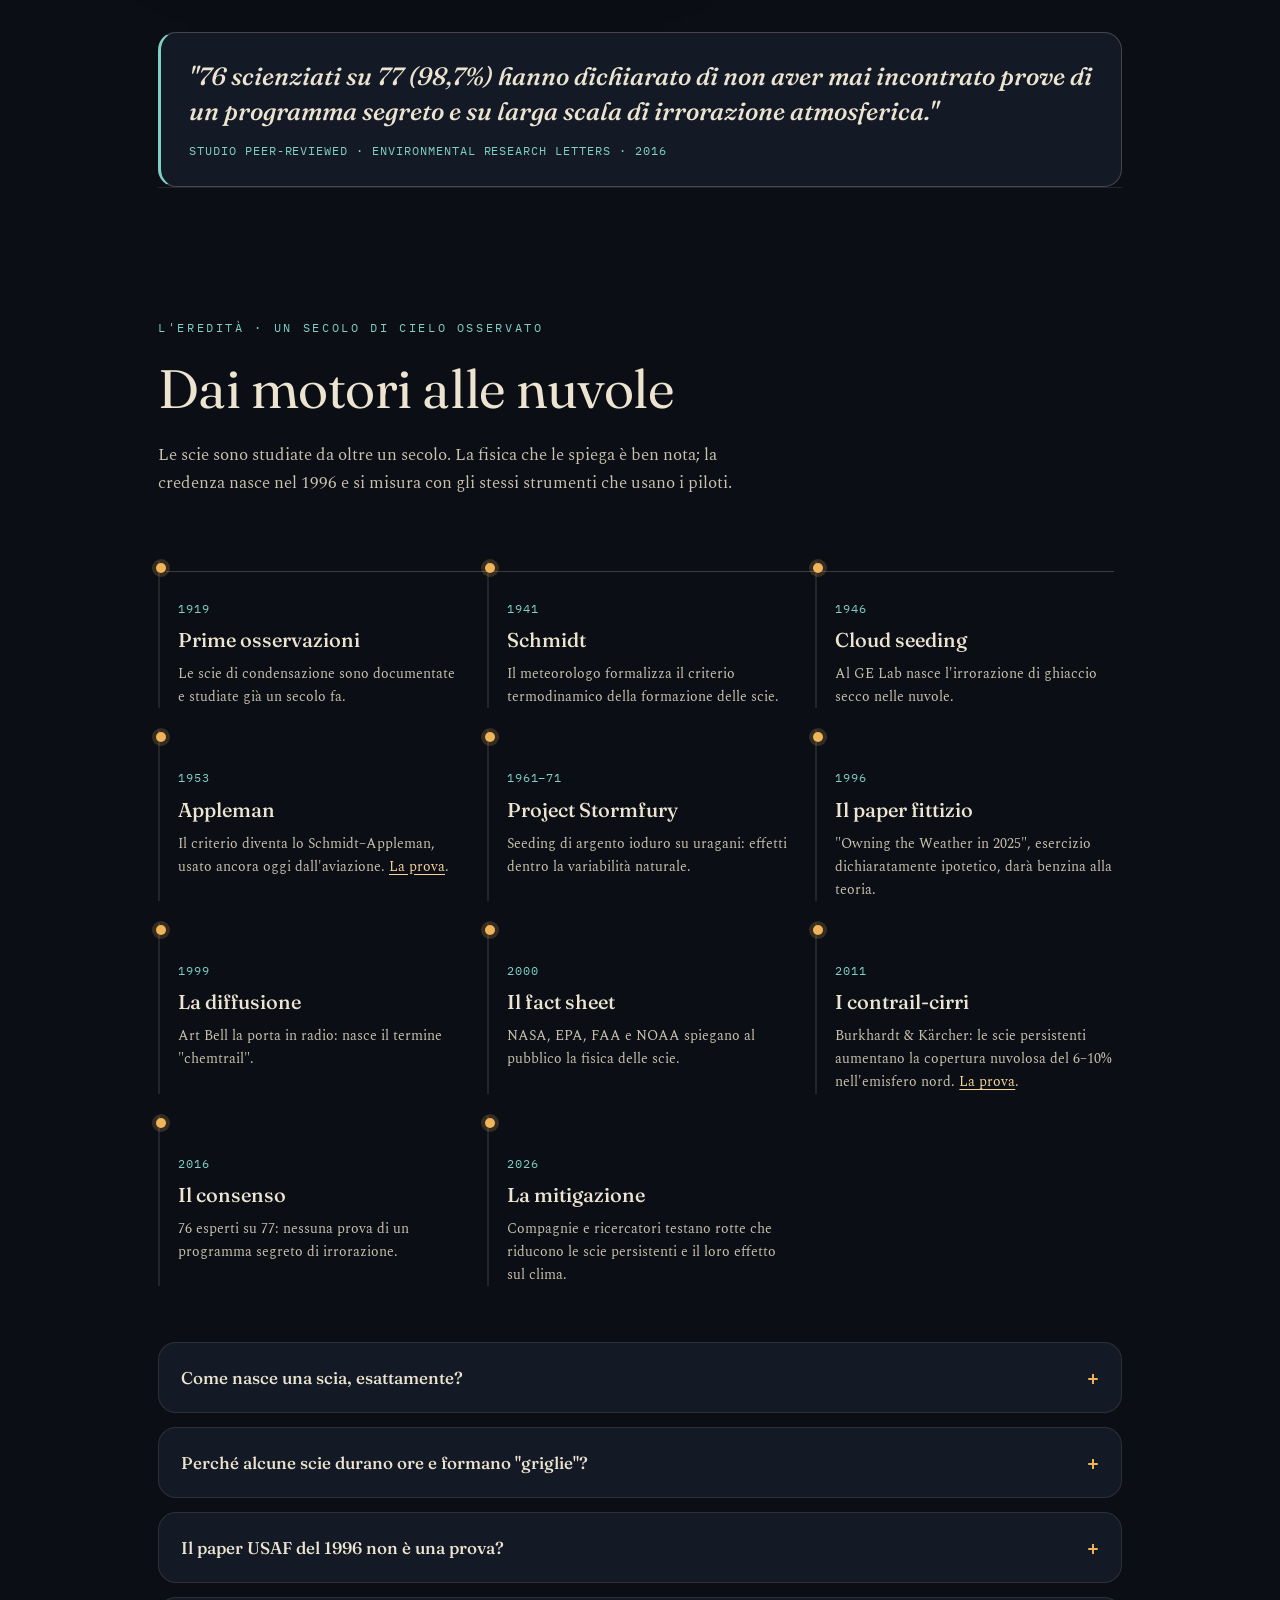
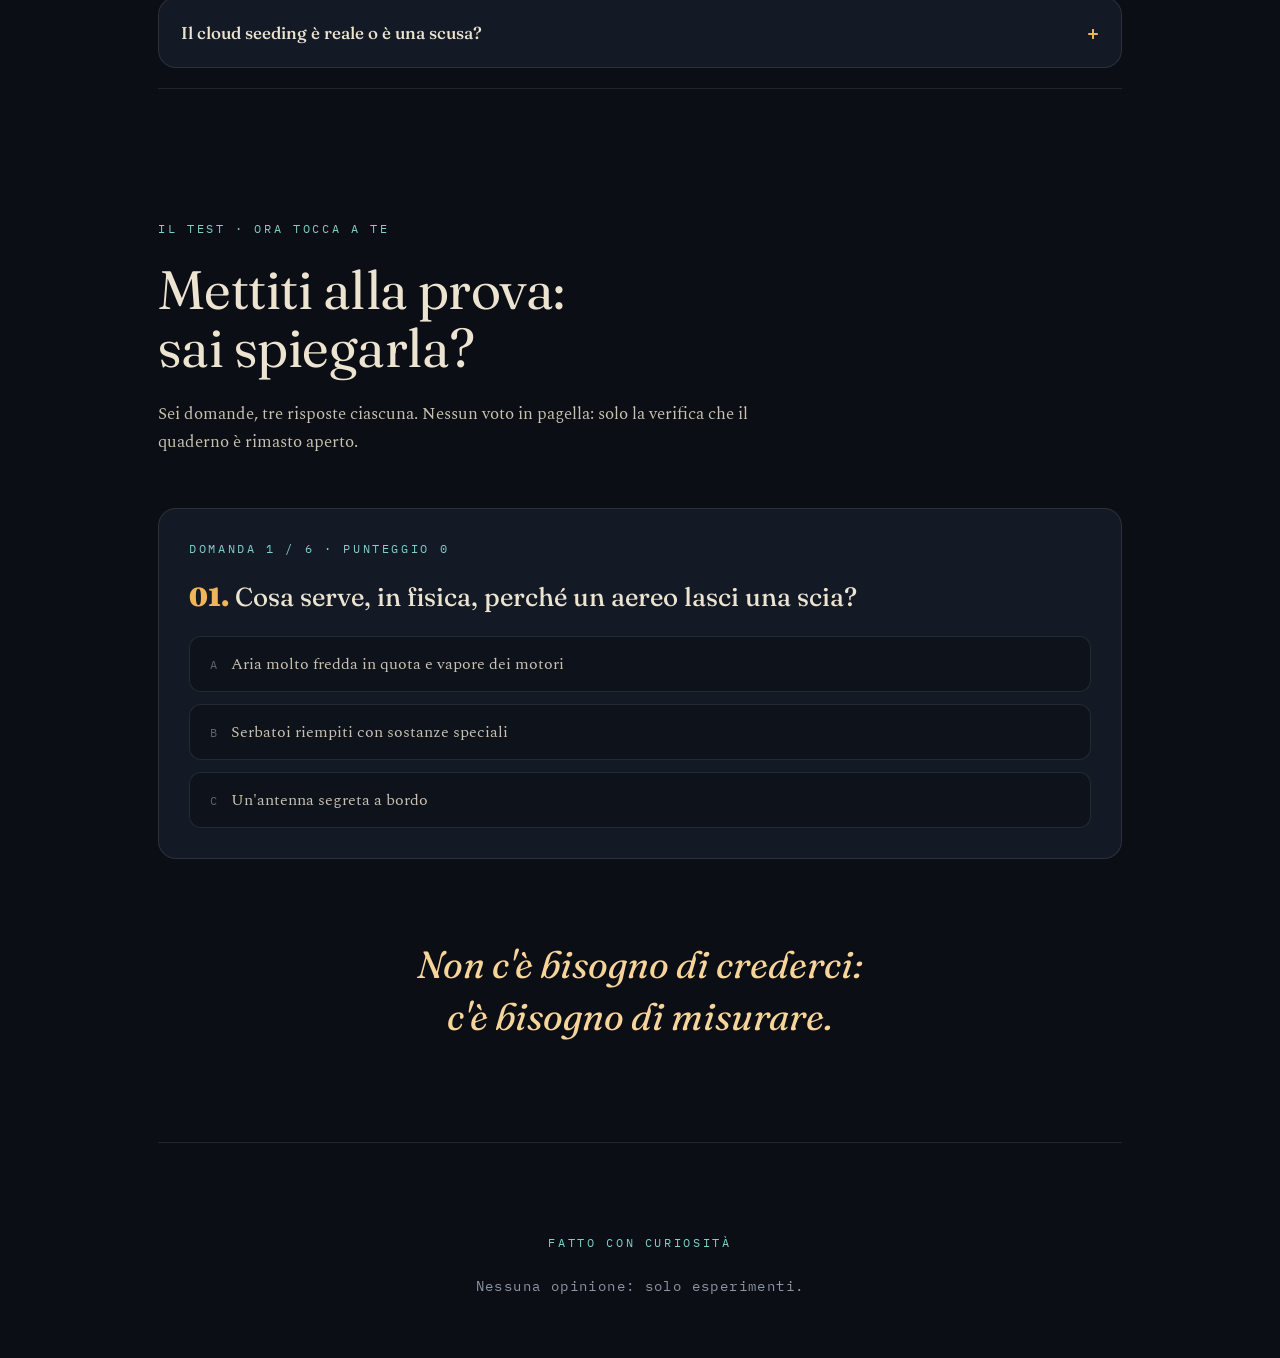
<file: scie.html>
<!DOCTYPE html>
<html lang="it">
<head>
<meta charset="UTF-8">
<meta name="viewport" content="width=device-width, initial-scale=1.0">
<title>Le Scie nel Cielo · Quaderno di esperimenti</title>
<link rel="icon" href="data:image/svg+xml,%3Csvg xmlns='http://www.w3.org/2000/svg' viewBox='0 0 32 32'%3E%3Ccircle cx='16' cy='16' r='7' fill='%23f0b45a'/%3E%3Ccircle cx='16' cy='16' r='12' fill='none' stroke='%237fd0c6' stroke-opacity='0.4' stroke-width='1.5'/%3E%3C/svg%3E">
<link rel="preconnect" href="https://fonts.googleapis.com">
<link rel="preconnect" href="https://fonts.gstatic.com" crossorigin>
<link href="https://fonts.googleapis.com/css2?family=Fraunces:ital,opsz,wght@0,9..144,300..900;1,9..144,300..900&family=Spectral:ital,wght@0,300;0,400;0,500;1,400;1,500&family=IBM+Plex+Mono:wght@400;500;600&display=swap" rel="stylesheet">
<link rel="stylesheet" href="styles.css">
<style>
  .hero::before { content: "✈"; }
</style>
</head>
<body>

<div class="grain" aria-hidden="true"></div>
<canvas id="starfield" aria-hidden="true"></canvas>

<nav class="navbar" aria-label="Navigazione principale">
  <a class="navbar-brand" href="index.html" aria-label="Vai a Gravità">✈</a>
  <div class="navbar-links">
    <a class="navbar-link" href="index.html">Gravità</a>
    <a class="navbar-link" href="#top">Scie</a>
    <a class="navbar-link" href="luna.html">Luna</a>
    <a class="navbar-link" href="terrapiatta.html">Terra Piatta</a>
    <a class="navbar-link" href="clima.html">Clima</a>
    <a class="navbar-link" href="inquinamento.html">Aria</a>
    <a class="navbar-link" href="cropcircles.html">Crop</a>
    <a class="navbar-link" href="damanhur.html">Damanhur</a>
    <a class="navbar-link" href="cinque.html">5G</a>
    <a class="navbar-link" href="astrologia.html">Astrologia</a>
  </div>
</nav>

<div class="shell">

  <header class="hero hero--page" id="top">
    <p class="eyebrow">Una pagina del quaderno · est. 1996</p>
    <h1 class="hero-title">
      Le scie nel cielo<br>sono chimiche?<br>
      <em>Una credenza diffusa,<br>verificabile coi fatti.</em>
    </h1>
    <p class="hero-sub">
      Ogni giorno qualcuno alza gli occhi e vede linee bianche che non svaniscono,
      e si chiede cosa contengano. È una domanda giusta — e ha una risposta che
      si misura. Niente irrorazioni segrete: solo la fisica dei motori, l'umidità
      dell'alta atmosfera e aerei che puoi seguire tu stesso, in tempo reale.
    </p>
    <div class="hero-actions">
      <a href="#sa" class="btn btn-primary">La soglia del cielo</a>
      <a href="#adsb" class="btn btn-ghost">Le rotte reali</a>
    </div>
  </header>

  <main>

    <section class="experiment">
      <div class="section-head reveal">
        <p class="eyebrow">Le credenze da smontare</p>
        <h2>Prima dei fatti,<br>i sospetti più diffusi</h2>
        <p class="lede">
          Ogni obiezione seria merita una risposta seria. Nessuna di queste
          regge al confronto con una misura.
        </p>
      </div>

      <div class="cards cards--myth reveal">
        <article class="card">
          <span class="card-num">✕</span>
          <h3>Le scie che durano ore</h3>
          <p>
            Sembrano diverse, quindi conterrebbero sostanze. Ma la durata non
            dipende dal contenuto: dipende dall'umidità dell'aria a quella
            quota. In aria satura di ghiaccio, una normale scia di vapore
            resta ore e si allarga in cirri.
          </p>
        </article>
        <article class="card">
          <span class="card-num">✕</span>
          <h3>Le griglie nel cielo</h3>
          <p>
            Sembrano irrorazioni coordinate. Sono le rotte del traffico aereo:
            corridoi fissi, ben definiti, che si incrociano a 10 km di quota.
            Ogni aereo è tracciato dai radar ADS-B: puoi vederlo dal telefono.
          </p>
        </article>
        <article class="card">
          <span class="card-num">✕</span>
          <h3>Il programma segreto</h3>
          <p>
            Nessuna prova: in uno studio del 2016, 76 scienziati su 77 non ne
            hanno trovata alcuna. Il paper USAF del 1996 citato come "prova" è
            un esercizio dichiaratamente fittizio, non una pratica operativa.
          </p>
        </article>
        <article class="card">
          <span class="card-num">✕</span>
          <h3>Il cloud seeding</h3>
          <p>
            Esiste davvero — ma è un'altra cosa: locale, regolato, applicato a
            nuvole esistenti per aumentare la pioggia. Non lascia griglie di
            scie in crociera: è qui sotto, misurabile nell'esperimento 06.
          </p>
        </article>
      </div>
    </section>

    <section id="sa" class="experiment">
      <div class="section-head reveal">
        <p class="eyebrow">Esperimento 01 · Criterio di Schmidt–Appleman, 1941–1953</p>
        <h2>Quando nasce una scia</h2>
        <p class="lede">
          La scia di condensazione è l'unica cosa "spruzzata" da un aereo:
          vapore acqueo prodotto dai motori. Il meteorologo Schmidt (1941) e il
          ricercatore Appleman (1953) hanno scritto le condizioni esatte perché
          quel vapore diventi visibile. C'è una temperatura di soglia: sopra,
          niente scia.
        </p>
      </div>

      <div class="lab-grid reveal">
        <figure class="lab-canvas-wrap">
          <canvas id="canvas-sa" class="lab-canvas lab-canvas--wide"></canvas>
          <div class="lab-overlay lab-overlay--bottom">
            <span class="chip" id="sa-chip">in attesa del decollo</span>
          </div>
        </figure>

        <div class="lab-panel">
          <div class="readout">
            <div class="readout-row">
              <span class="readout-key">temperatura a quota</span>
              <span class="readout-val" id="sa-temp">−55,0 °C</span>
            </div>
            <div class="readout-row">
              <span class="readout-key">umidità relativa</span>
              <span class="readout-val" id="sa-rh">40 %</span>
            </div>
            <div class="readout-row">
              <span class="readout-key">soglia Schmidt–Appleman</span>
              <span class="readout-val" id="sa-thresh">−42 °C</span>
            </div>
          </div>

          <div class="sliders">
            <label class="slider">
              <span class="slider-label">temperatura a quota</span>
              <input type="range" id="sa-temp-slider" min="-70" max="-20" step="1" value="-55">
              <span class="slider-scale"><i>−70 °C</i><i>−20 °C</i></span>
            </label>
            <label class="slider">
              <span class="slider-label">umidità relativa</span>
              <input type="range" id="sa-rh-slider" min="0" max="100" step="1" value="40">
              <span class="slider-scale"><i>aria secca</i><i>aria umida</i></span>
            </label>
          </div>

          <div class="controls">
            <button id="sa-go" class="btn btn-primary" type="button">Decolla</button>
            <button id="sa-reset" class="btn btn-ghost" type="button">Ricomincia</button>
          </div>

          <p class="aside">
            I motori emettono vapore acqueo caldo; in quota l'aria è freddissima
            e il vapore si condensa in microcristalli di ghiaccio attorno alle
            particelle di scarico. È il fiato visibile d'inverno. Se la
            temperatura è sopra la soglia (~−40 °C), il fenomeno non avviene:
            per questo non tutti gli aerei lasciano scie.
          </p>
        </div>
      </div>
    </section>

    <section id="pers" class="experiment">
      <div class="section-head reveal">
        <p class="eyebrow">Esperimento 02 · Persistenza e cirri, Burkhardt &amp; Kärcher 2011</p>
        <h2>Perché alcune scie durano ore</h2>
        <p class="lede">
          La durata non dipende da cosa c'è dentro la scia: dipende da quanto è
          umida l'aria a quella quota. In aria secca i cristalli evaporano in
          secondi; in aria satura di ghiaccio la scia persiste, si allarga col
          vento e diventa un cirro che può durare ore.
        </p>
      </div>

      <div class="lab-grid reveal">
        <figure class="lab-canvas-wrap">
          <canvas id="canvas-pers" class="lab-canvas lab-canvas--wide"></canvas>
          <div class="lab-overlay lab-overlay--bottom">
            <span class="chip" id="pers-chip">pronto al time-lapse</span>
          </div>
        </figure>

        <div class="lab-panel">
          <div class="readout">
            <div class="readout-row">
              <span class="readout-key">durata prevista</span>
              <span class="readout-val" id="pers-dur">—</span>
            </div>
            <div class="readout-row">
              <span class="readout-key">larghezza finale</span>
              <span class="readout-val" id="pers-width">—</span>
            </div>
            <div class="readout-row">
              <span class="readout-key">umidità relativa</span>
              <span class="readout-val" id="pers-rh">60 %</span>
            </div>
          </div>

          <div class="sliders">
            <label class="slider">
              <span class="slider-label">umidità relativa a quota</span>
              <input type="range" id="pers-slider" min="0" max="100" step="1" value="60">
              <span class="slider-scale"><i>secca · 10 %</i><i>saturo · 100 %</i></span>
            </label>
          </div>

          <div class="controls">
            <button id="pers-run" class="btn btn-primary" type="button">Avvia il time-lapse</button>
            <button id="pers-reset" class="btn btn-ghost" type="button">Ricomincia</button>
          </div>

          <p class="aside">
            Nel 2011, Burkhardt e Kärcher hanno stimato che le scie che
            persistono e si allargano aumentano la copertura nuvolosa del
            6–10% alle medie latitudini dell'emisfero nord: un effetto reale
            sul clima, ma a base di semplice vapore. Muovi l'umidità e osserva
            la scia evaporare, restare o gonfiarsi in un cirro.
          </p>
        </div>
      </div>
    </section>

    <section id="adsb" class="experiment">
      <div class="section-head reveal">
        <p class="eyebrow">Esperimento 03 · Registro voli ADS-B, oggi</p>
        <h2>Le rotte reali: ogni linea è un aereo</h2>
        <p class="lede">
          Le "griglie" nel cielo non sono irrorazioni coordinate: sono i
          corridoi del traffico aereo, le autostrade del cielo. Ogni aereo
          trasmette posizione e rotta via ADS-B; i dati sono pubblici e li
          puoi leggere dal tuo telefono. Qui sotto, un frammento di quel
          registro.
        </p>
      </div>

      <div class="lab-grid reveal">
        <figure class="lab-canvas-wrap">
          <canvas id="canvas-adsb" class="lab-canvas lab-canvas--wide"></canvas>
          <div class="lab-overlay lab-overlay--bottom">
            <span class="chip" id="adsb-chip">rotte aeree reali</span>
          </div>
        </figure>

        <div class="lab-panel">
          <div class="readout">
            <div class="readout-row">
              <span class="readout-key">voli nel frame</span>
              <span class="readout-val" id="adsb-flights">—</span>
            </div>
            <div class="readout-row">
              <span class="readout-key">aereo selezionato</span>
              <span class="readout-val" id="adsb-call">—</span>
            </div>
            <div class="readout-row">
              <span class="readout-key">quota / ora locale</span>
              <span class="readout-val" id="adsb-alt">—</span>
            </div>
          </div>

          <div class="controls controls--wrap">
            <button id="adsb-data" class="btn" type="button">Mostra dati volo</button>
            <button id="adsb-next" class="btn" type="button">Prossimo aereo</button>
          </div>

          <p class="aside">
            Le rotte si incrociano perché gli aerei seguono corridoi fissi, a
            quote di crociera tra 9 e 12 km. In aria fredda e umida, ogni volo
            lascia la sua scia e il cielo si copre di una griglia: non un
            disegno segreto, ma il traffico che puoi identificare su
            flightradar o ADS-B Exchange.
          </p>
        </div>
      </div>
    </section>

    <section id="spray" class="experiment">
      <div class="section-head reveal">
        <p class="eyebrow">Esperimento 04 · Irroratori e jet, le quote reali</p>
        <h2>Spruzzo agricolo e scia: un abisso di quota</h2>
        <p class="lede">
          Se un aereo "spruzza" qualcosa, è un irroratore agricolo — che vola
          a 300 metri sui campi e rilascia sostanze liquide visibili. Un jet in
          crociera vola 35 volte più in alto e rilascia solo vapore acqueo.
          Le due cose non sono confrontabili, e la quota lo dimostra.
        </p>
      </div>

      <div class="lab-grid reveal">
        <figure class="lab-canvas-wrap">
          <canvas id="canvas-spray" class="lab-canvas lab-canvas--wide"></canvas>
          <div class="lab-overlay lab-overlay--bottom">
            <span class="chip" id="spray-chip">Jet di linea · 10,5 km</span>
          </div>
        </figure>

        <div class="lab-panel">
          <div class="readout">
            <div class="readout-row">
              <span class="readout-key">quota</span>
              <span class="readout-val" id="spray-alt">10.500 m</span>
            </div>
            <div class="readout-row">
              <span class="readout-key">velocità</span>
              <span class="readout-val" id="spray-speed">~900 km/h</span>
            </div>
            <div class="readout-row">
              <span class="readout-key">rilascio</span>
              <span class="readout-val" id="spray-rel">vapore acqueo</span>
            </div>
          </div>

          <div class="controls controls--wrap">
            <button id="spray-agro" class="btn" type="button">Irroratore agricolo · 300 m</button>
            <button id="spray-jet" class="btn is-active" type="button">Jet di linea · 10,5 km</button>
          </div>

          <p class="aside">
            L'irroratore agricolo vola a bassa quota e rilascia una nube
            liquida visibile: pesticidi o fertilizzanti, regolati e tracciati.
            Il jet di crociera lascia una linea bianca sottile: cristalli di
            ghiaccio da vapore. Una cosa è agricoltura, l'altra è meteorologia
            — e i due velivoli non si incontrano mai alla stessa altitudine.
          </p>
        </div>
      </div>
    </section>

    <section id="modis" class="experiment">
      <div class="section-head reveal">
        <p class="eyebrow">Esperimento 05 · Dati satellite MODIS, 2006–2008</p>
        <h2>Il cielo visto da sopra</h2>
        <p class="lede">
          I satelliti MODIS della NASA (Terra e Aqua) individuano le scie
          lineari con algoritmi automatici. Dai dati si misura che la
          copertura media di scie sull'emisfero nord è attorno allo 0,13% —
          e che i contrail-cirri crescono di circa l'1% per decennio, legati
          al traffico aereo, non a irrorazioni.
        </p>
      </div>

      <div class="lab-grid reveal">
        <figure class="lab-canvas-wrap">
          <canvas id="canvas-modis" class="lab-canvas lab-canvas--wide"></canvas>
          <div class="lab-overlay lab-overlay--bottom">
            <span class="chip" id="modis-chip">scan in attesa</span>
          </div>
        </figure>

        <div class="lab-panel">
          <div class="readout">
            <div class="readout-row">
              <span class="readout-key">copertura di scie lineari</span>
              <span class="readout-val" id="modis-cov">0,00 %</span>
            </div>
            <div class="readout-row">
              <span class="readout-key">media emisfero nord</span>
              <span class="readout-val" id="modis-avg">0,13 %</span>
            </div>
            <div class="readout-row">
              <span class="readout-key">aumento per decennio</span>
              <span class="readout-val" id="modis-inc">~1 %</span>
            </div>
          </div>

          <div class="sliders">
            <label class="slider">
              <span class="slider-label">intensità del traffico</span>
              <input type="range" id="modis-slider" min="0" max="100" step="1" value="30">
              <span class="slider-scale"><i>pochi voli</i><i>corridoi pieni</i></span>
            </label>
          </div>

          <div class="controls">
            <button id="modis-scan" class="btn btn-primary" type="button">Nuova scansione</button>
            <button id="modis-reset" class="btn btn-ghost" type="button">Ricomincia</button>
          </div>

          <p class="aside">
            Più aerei, più scie: la copertura cresce col traffico (tra ~0,07%
            e ~0,40% a seconda della regione). Le stime di Duda &amp; Minnis su
            dati MODIS sono circa 4 volte inferiori alle prime stime: misure
            più precise, non irrorazioni più nascoste.
          </p>
        </div>
      </div>
    </section>

    <section id="seed" class="experiment">
      <div class="section-head reveal">
        <p class="eyebrow">Esperimento 06 · Cloud seeding, dal 1946</p>
        <h2>Il cloud seeding esiste: è un'altra cosa</h2>
        <p class="lede">
          Sì, si "irrorano" nuvole — ma non si spruzza nulla da jet in
          crociera. Il cloud seeding aggiunge ghiaccio secco o argento ioduro
          a nuvole esistenti per favorire la pioggia. È locale, regolato
          (negli USA: Weather Modification Reporting Act) e si misura in
          grammi per chilometro, non in griglie su tutto il cielo.
        </p>
      </div>

      <div class="lab-grid reveal">
        <figure class="lab-canvas-wrap">
          <canvas id="canvas-seed" class="lab-canvas lab-canvas--wide"></canvas>
          <div class="lab-overlay lab-overlay--bottom">
            <span class="chip" id="seed-chip">nuvola naturale</span>
          </div>
        </figure>

        <div class="lab-panel">
          <div class="readout">
            <div class="readout-row">
              <span class="readout-key">argento ioduro rilasciato</span>
              <span class="readout-val" id="seed-amount">0 g/km</span>
            </div>
            <div class="readout-row">
              <span class="readout-key">stima precipitazioni</span>
              <span class="readout-val" id="seed-rain">+0 %</span>
            </div>
            <div class="readout-row">
              <span class="readout-key">regolamento</span>
              <span class="readout-val" id="seed-reg">WMRA · NOAA</span>
            </div>
          </div>

          <div class="controls">
            <button id="seed-run" class="btn btn-primary" type="button">Esegui il seeding</button>
            <button id="seed-reset" class="btn btn-ghost" type="button">Ricomincia</button>
          </div>

          <p class="aside">
            Scoperto al GE Lab nel 1946, sperimentato anche su uragani nel
            Project Stormfury (1961–1971, effetti dentro la variabilità
            naturale), oggi il seeding è usato per la neve e l'acqua: la
            California stima un +4% annuo di precipitazioni dai suoi
            programmi. Si applica a singole nubi, con permessi e report — non
            in crociera a 10 km.
          </p>
        </div>
      </div>
    </section>

    <div class="press reveal">
      <p class="press-quote">
        "76 scienziati su 77 (98,7%) hanno dichiarato di non aver mai
        incontrato prove di un programma segreto e su larga scala di
        irrorazione atmosferica."
      </p>
      <p class="press-byline">Studio peer-reviewed · Environmental Research Letters · 2016</p>
    </div>

    <section id="storia" class="experiment">
      <div class="section-head reveal">
        <p class="eyebrow">L'eredità · Un secolo di cielo osservato</p>
        <h2>Dai motori alle nuvole</h2>
        <p class="lede">
          Le scie sono studiate da oltre un secolo. La fisica che le spiega è
          ben nota; la credenza nasce nel 1996 e si misura con gli stessi
          strumenti che usano i piloti.
        </p>
      </div>

      <div class="timeline reveal">
        <ol class="timeline-track">
          <li>
            <span class="timeline-year">1919</span>
            <h4>Prime osservazioni</h4>
            <p>Le scie di condensazione sono documentate e studiate già un secolo fa.</p>
          </li>
          <li>
            <span class="timeline-year">1941</span>
            <h4>Schmidt</h4>
            <p>Il meteorologo formalizza il criterio termodinamico della formazione delle scie.</p>
          </li>
          <li>
            <span class="timeline-year">1946</span>
            <h4>Cloud seeding</h4>
            <p>Al GE Lab nasce l'irrorazione di ghiaccio secco nelle nuvole.</p>
          </li>
          <li>
            <span class="timeline-year">1953</span>
            <h4>Appleman</h4>
            <p>Il criterio diventa lo Schmidt–Appleman, usato ancora oggi dall'aviazione. <a href="#sa">La prova</a>.</p>
          </li>
          <li>
            <span class="timeline-year">1961–71</span>
            <h4>Project Stormfury</h4>
            <p>Seeding di argento ioduro su uragani: effetti dentro la variabilità naturale.</p>
          </li>
          <li>
            <span class="timeline-year">1996</span>
            <h4>Il paper fittizio</h4>
            <p>"Owning the Weather in 2025", esercizio dichiaratamente ipotetico, darà benzina alla teoria.</p>
          </li>
          <li>
            <span class="timeline-year">1999</span>
            <h4>La diffusione</h4>
            <p>Art Bell la porta in radio: nasce il termine "chemtrail".</p>
          </li>
          <li>
            <span class="timeline-year">2000</span>
            <h4>Il fact sheet</h4>
            <p>NASA, EPA, FAA e NOAA spiegano al pubblico la fisica delle scie.</p>
          </li>
          <li>
            <span class="timeline-year">2011</span>
            <h4>I contrail-cirri</h4>
            <p>Burkhardt &amp; Kärcher: le scie persistenti aumentano la copertura nuvolosa del 6–10% nell'emisfero nord. <a href="#pers">La prova</a>.</p>
          </li>
          <li>
            <span class="timeline-year">2016</span>
            <h4>Il consenso</h4>
            <p>76 esperti su 77: nessuna prova di un programma segreto di irrorazione.</p>
          </li>
          <li>
            <span class="timeline-year">2026</span>
            <h4>La mitigazione</h4>
            <p>Compagnie e ricercatori testano rotte che riducono le scie persistenti e il loro effetto sul clima.</p>
          </li>
        </ol>
      </div>

      <div class="deepdive reveal">
        <details>
          <summary>Come nasce una scia, esattamente?</summary>
          <p>
            I motori bruciano cherosene e producono, tra le altre cose, vapore
            acqueo. A 9–12 km di quota l'aria è a −40/−60 °C: quel vapore si
            condensa istantaneamente in microcristalli di ghiaccio attorno alle
            particelle di scarico. È lo stesso fiato visibile d'inverno — aria
            calda e umida che si mescola con aria fredda. Sopra la soglia
            Schmidt–Appleman (~−40 °C) il fenomeno non avviene: per questo non
            tutti gli aerei lasciano scie.
          </p>
        </details>
        <details>
          <summary>Perché alcune scie durano ore e formano "griglie"?</summary>
          <p>
            Se l'aria a quella quota è secca, i cristalli evaporano in pochi
            secondi. Se è satura di ghiaccio, la scia resta, si allarga con i
            venti e si trasforma in un cirro: sembra "artificiale", ma è solo
            vapore che persiste. Le griglie nascono perché gli aerei seguono
            corridoi fissi — le autostrade del cielo — che si incrociano; i
            dati ADS-B mostrano che ogni linea corrisponde a un volo reale.
          </p>
        </details>
        <details>
          <summary>Il paper USAF del 1996 non è una prova?</summary>
          <p>
            "Weather as a Force Multiplier: Owning the Weather in 2025" era un
            esercizio accademico della Air University, la cui introduzione
            dichiara esplicitamente di contenere "fictional representations of
            future situations/scenarios". L'aeronautica lo ha chiarito anche nel
            2005: non riflette né politica né pratica. Citarlo come prova è un
            errore di lettura del documento.
          </p>
        </details>
        <details>
          <summary>Il cloud seeding è reale o è una scusa?</summary>
          <p>
            È reale, ma è l'opposto di un'irrorazione segreta: si applica a
            nuvole esistenti, in zone delimitate, con permessi e report
            obbligatori (negli USA, il Weather Modification Reporting Act
            gestito dalla NOAA). La California stima un +4% di precipitazioni
            annue dai suoi programmi. Si usano pochi grammi di argento ioduro
            o ghiaccio secco dentro singole nubi: non griglie di scie a 10 km
            di quota.
          </p>
        </details>
      </div>
    </section>

    <section id="quiz" class="experiment">
      <div class="section-head reveal">
        <p class="eyebrow">Il test · Ora tocca a te</p>
        <h2>Mettiti alla prova:<br>sai spiegarla?</h2>
        <p class="lede">
          Sei domande, tre risposte ciascuna. Nessun voto in pagella: solo la
          verifica che il quaderno è rimasto aperto.
        </p>
      </div>

      <div id="quiz-root" class="quiz reveal"></div>
    </section>

  </main>

  <p class="closing reveal">
    Non c'è bisogno di crederci:<br>
    c'è bisogno di misurare.
  </p>

  <footer class="footer">
    <p class="eyebrow">Fatto con curiosità</p>
    <p>Nessuna opinione: solo esperimenti.</p>
  </footer>

</div>

<script src="scie.js"></script>
</body>
</html>
</file>
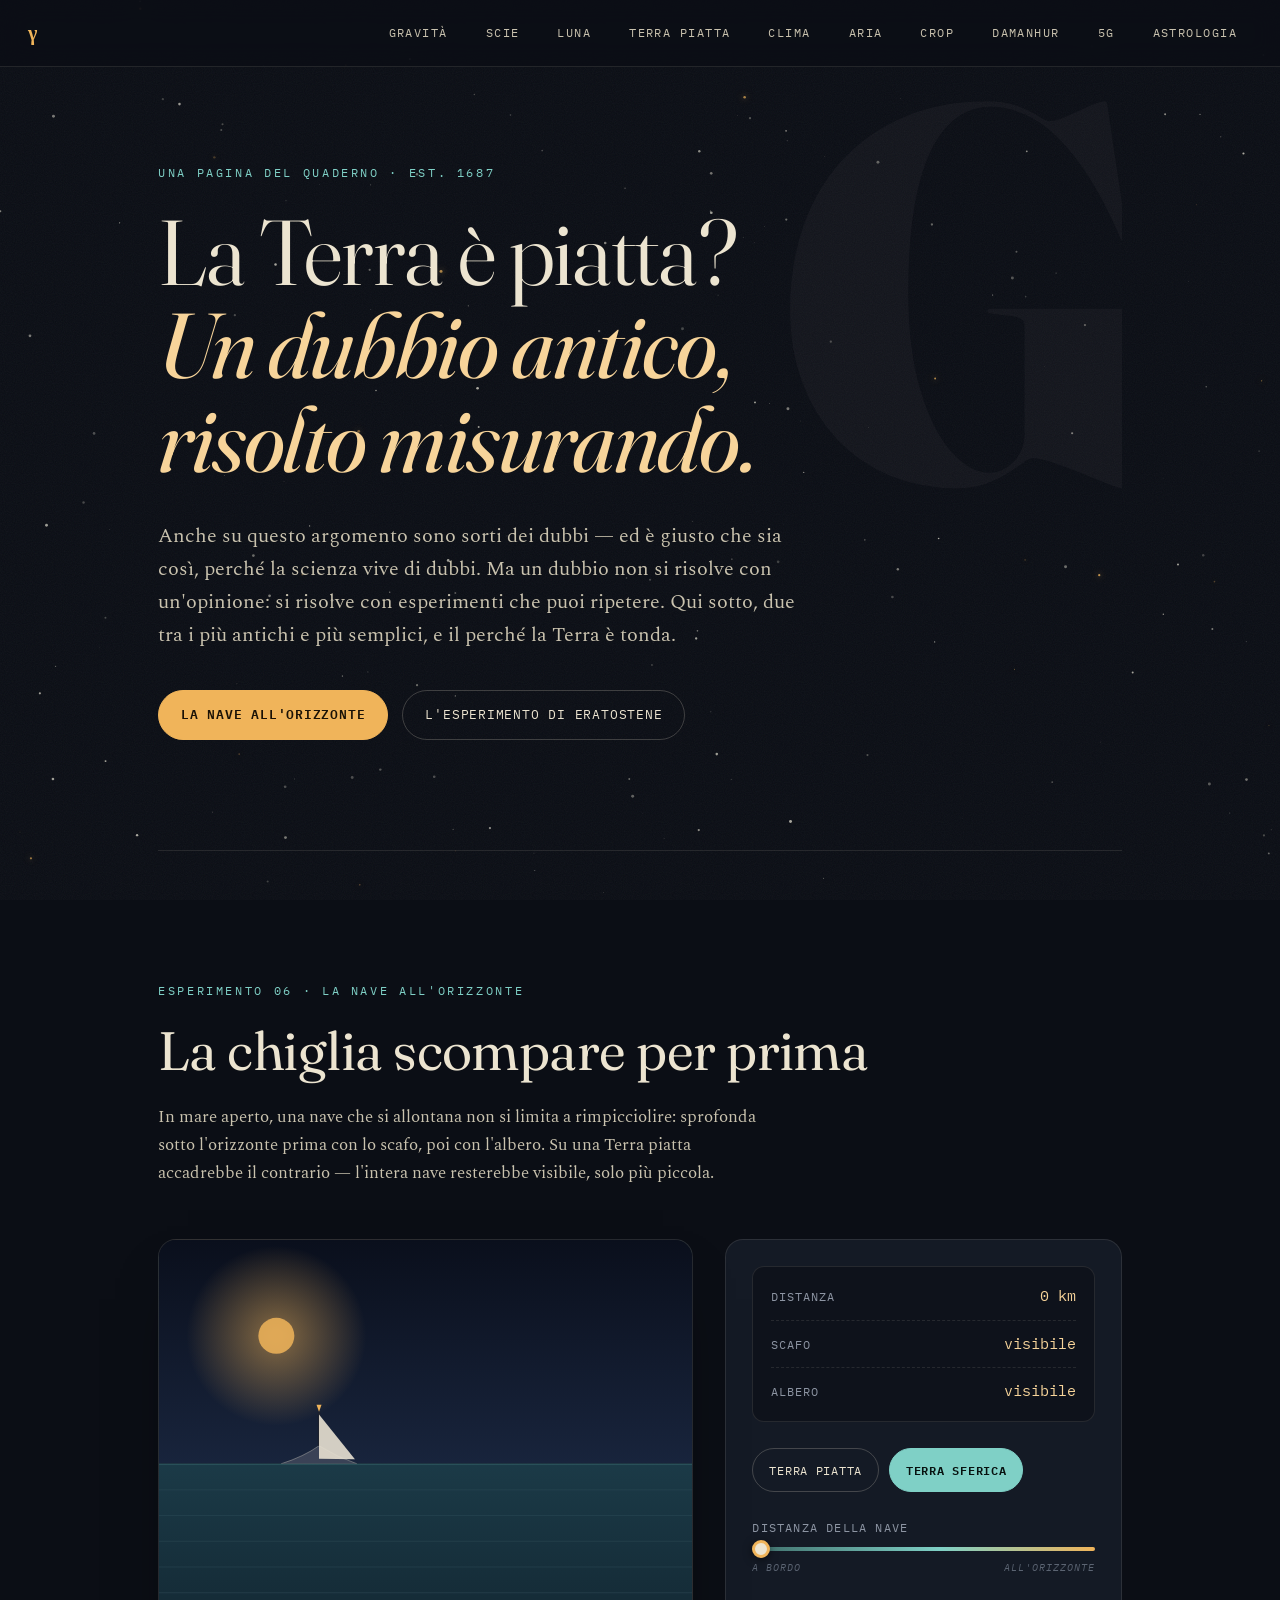
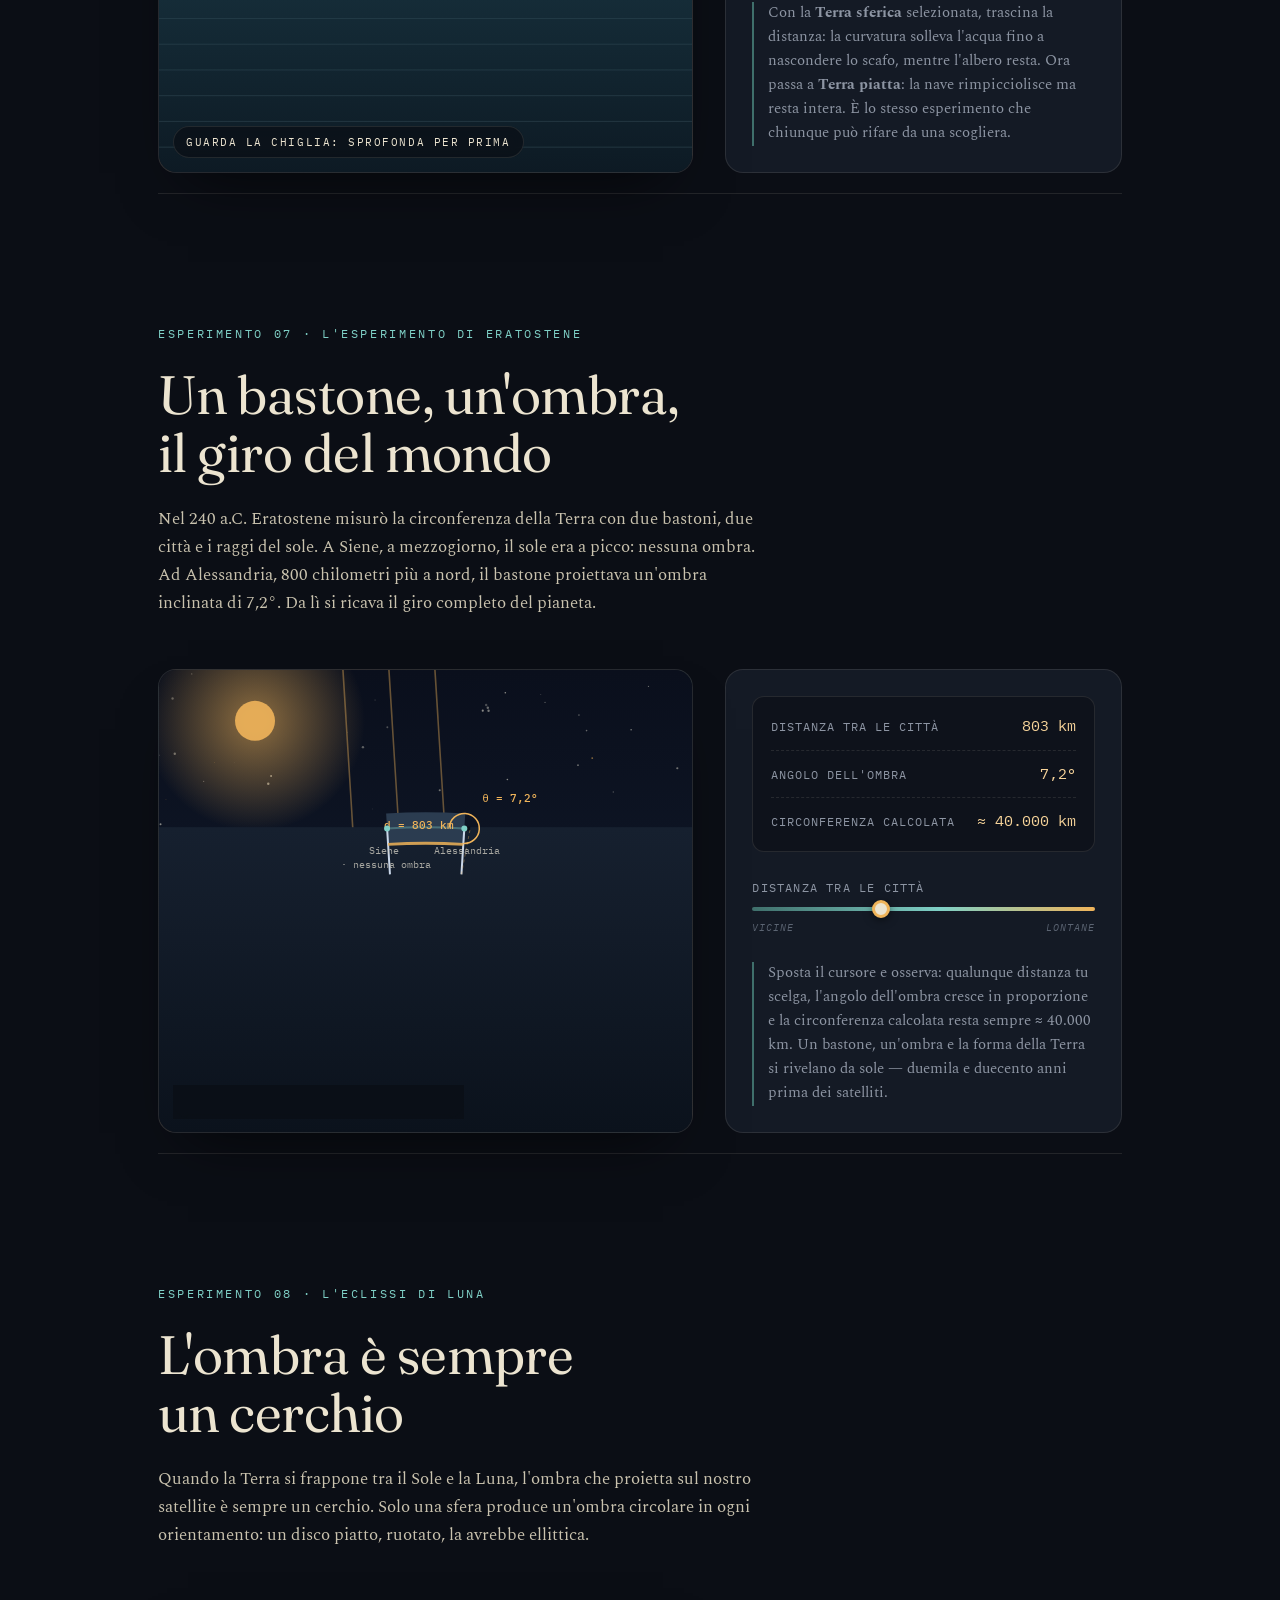
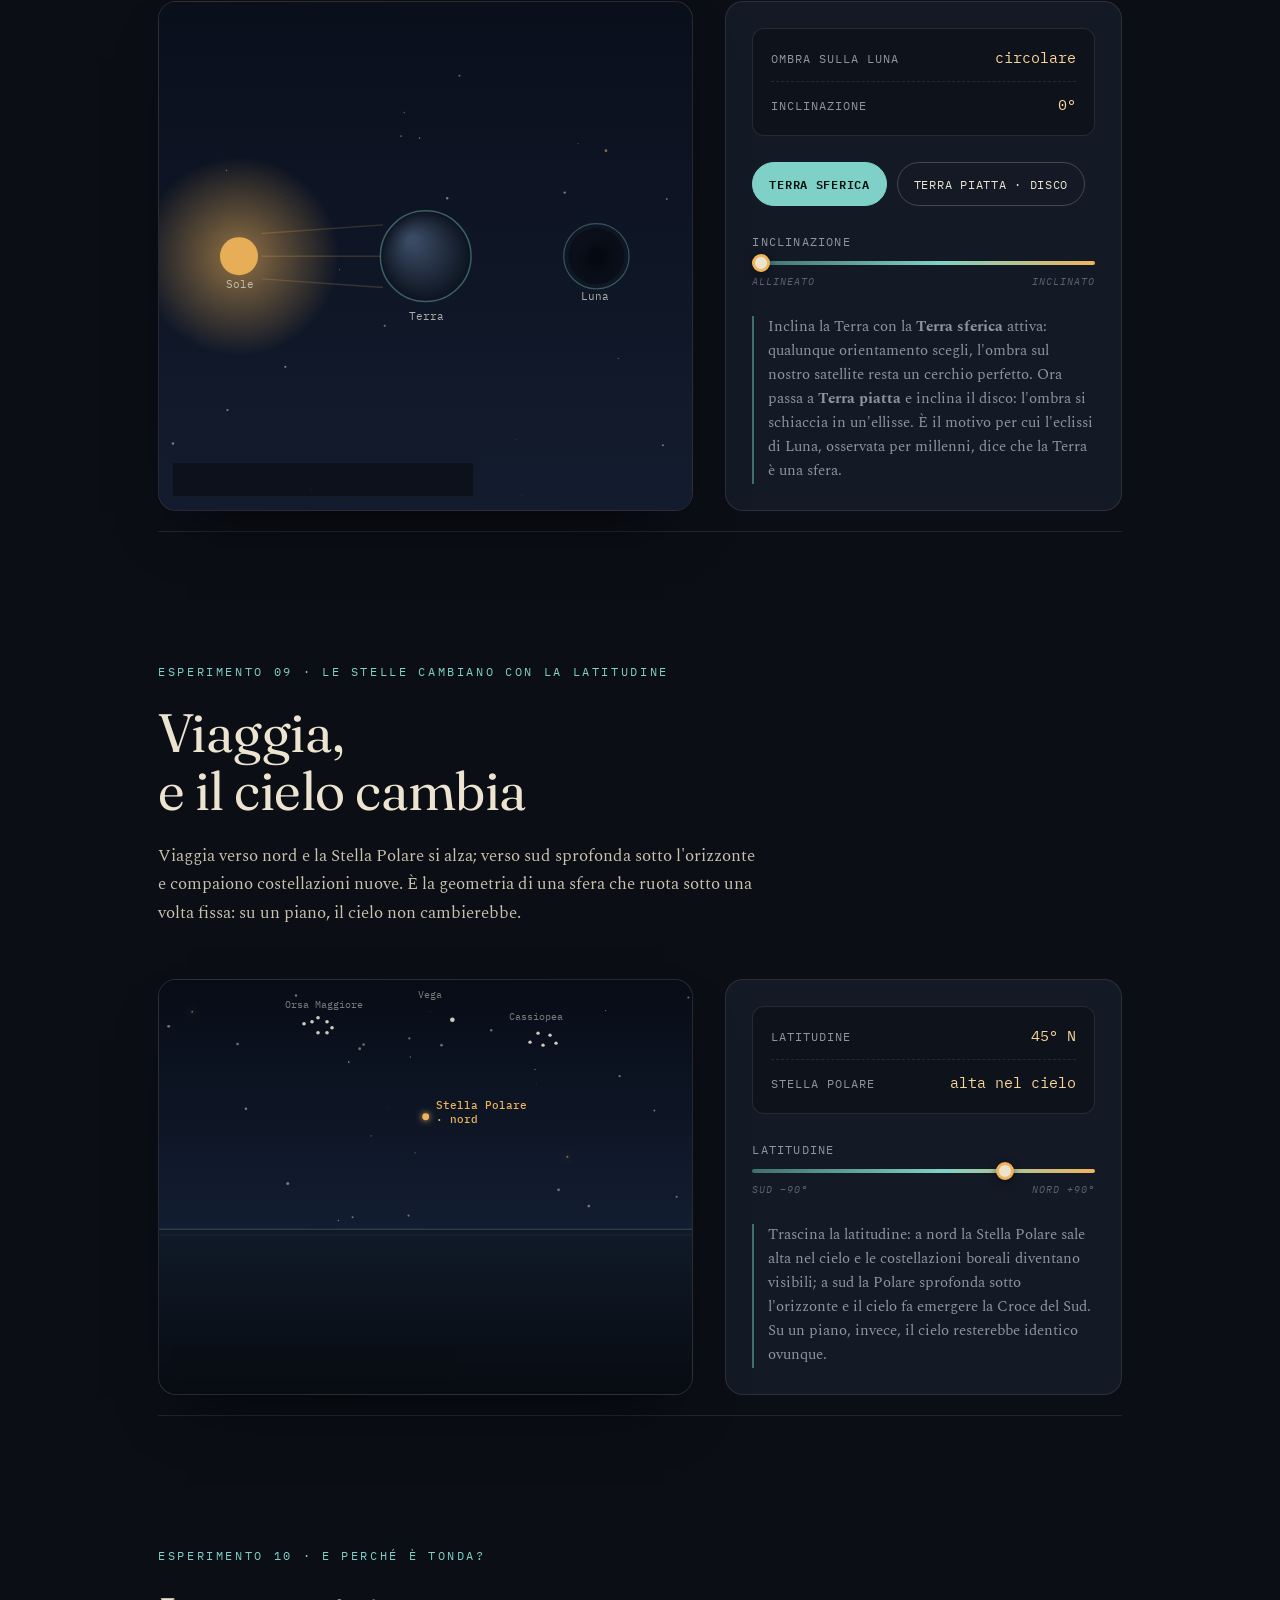
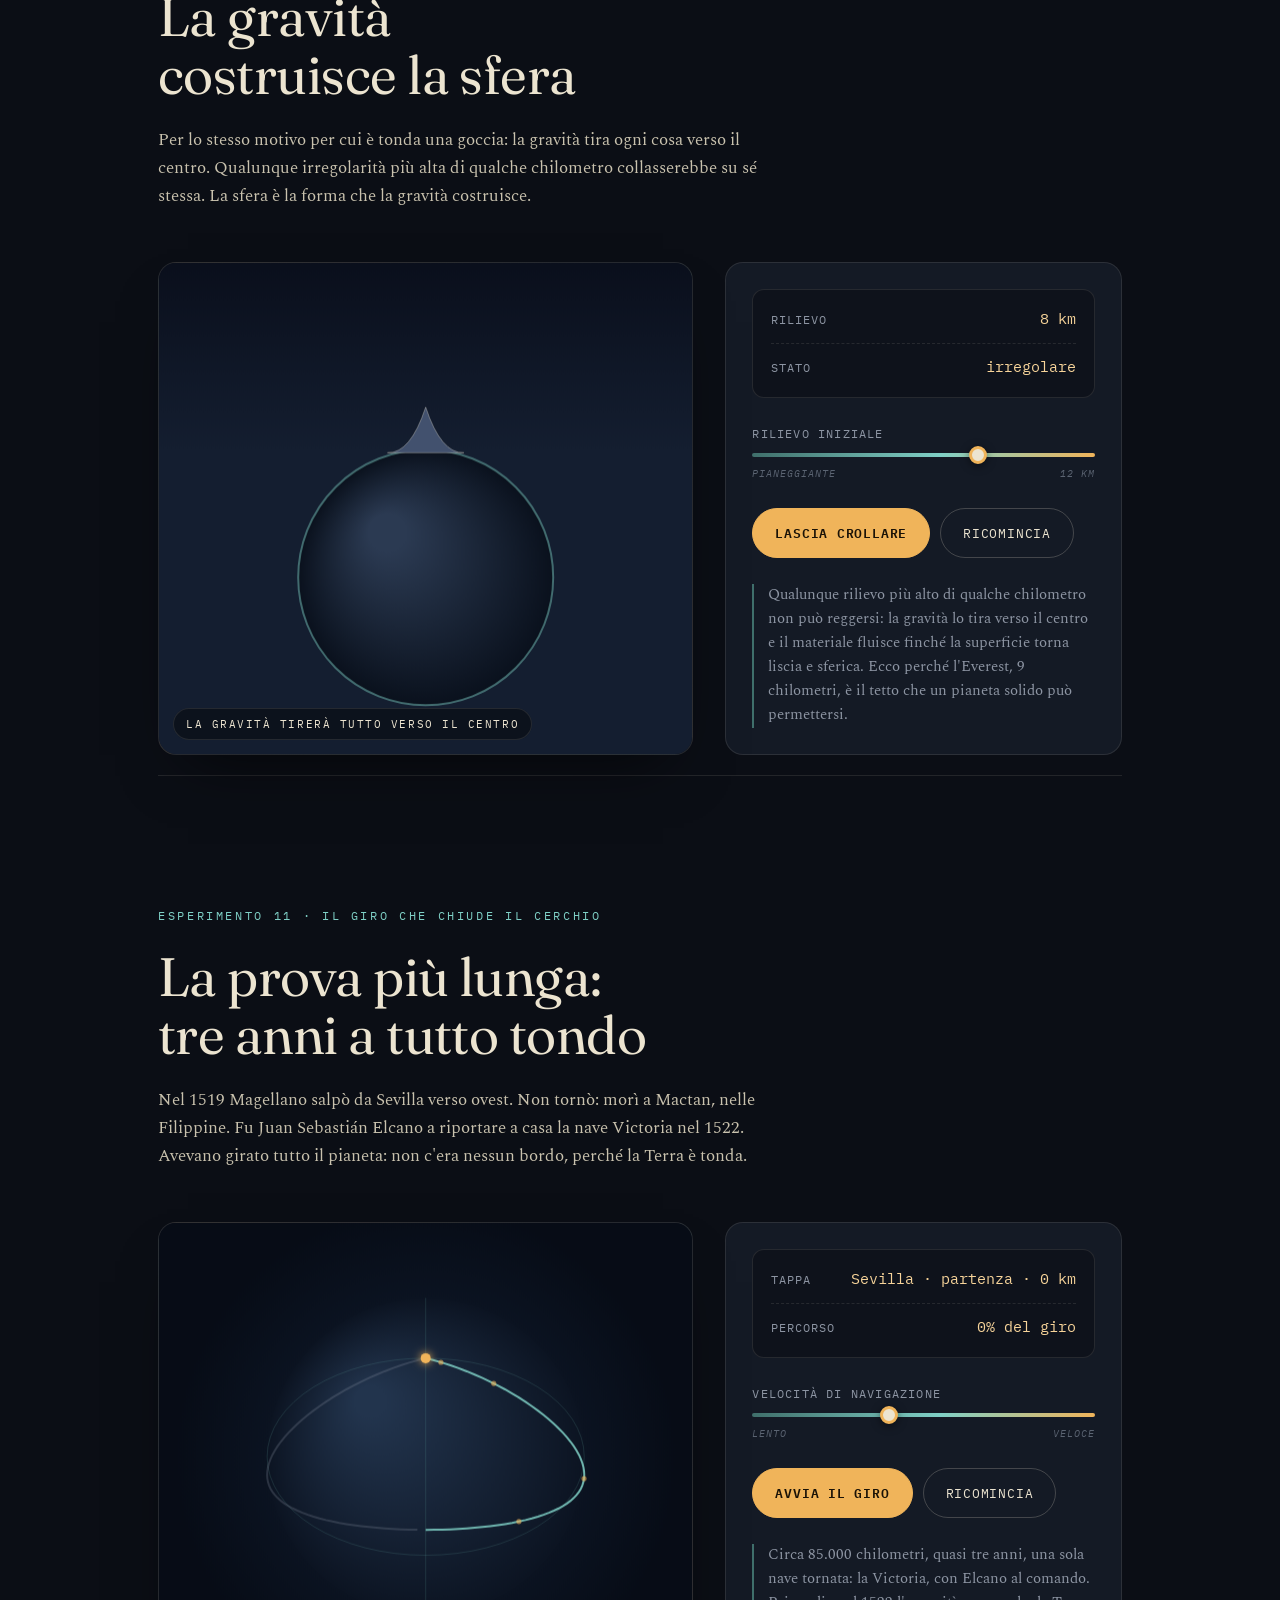
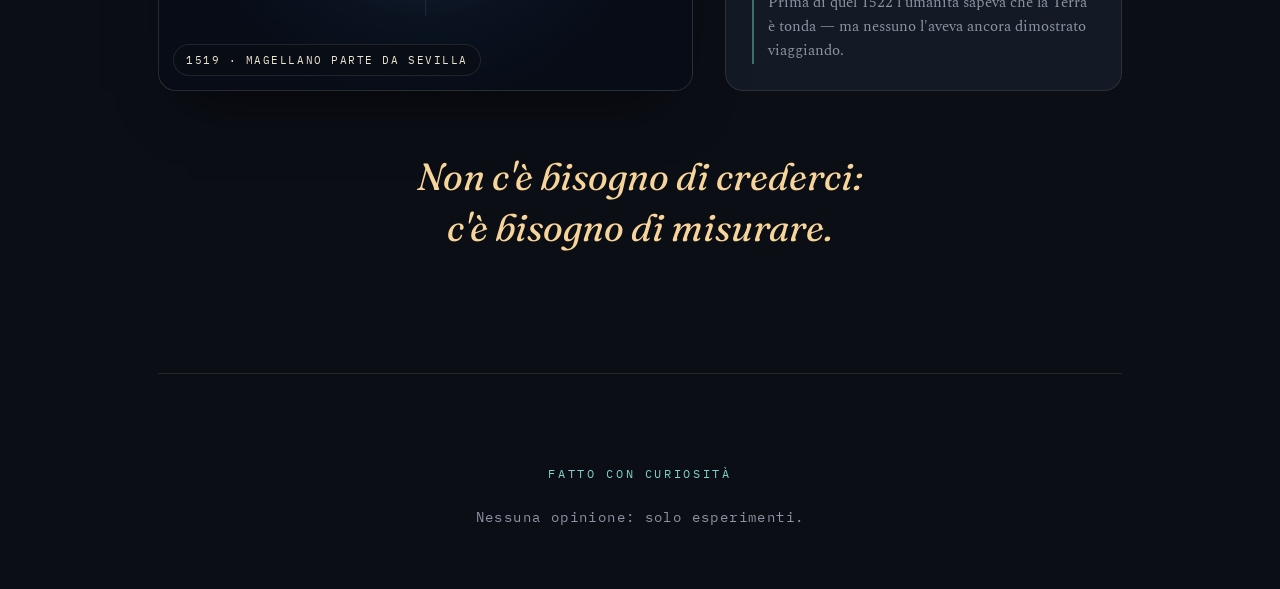
<file: terrapiatta.html>
<!DOCTYPE html>
<html lang="it">
<head>
<meta charset="UTF-8">
<meta name="viewport" content="width=device-width, initial-scale=1.0">
<title>Terra Piatta · Gravità</title>
<link rel="icon" href="data:image/svg+xml,%3Csvg xmlns='http://www.w3.org/2000/svg' viewBox='0 0 32 32'%3E%3Ccircle cx='16' cy='16' r='7' fill='%23f0b45a'/%3E%3Ccircle cx='16' cy='16' r='12' fill='none' stroke='%237fd0c6' stroke-opacity='0.4' stroke-width='1.5'/%3E%3C/svg%3E">
<link rel="preconnect" href="https://fonts.googleapis.com">
<link rel="preconnect" href="https://fonts.gstatic.com" crossorigin>
<link href="https://fonts.googleapis.com/css2?family=Fraunces:ital,opsz,wght@0,9..144,300..900;1,9..144,300..900&family=Spectral:ital,wght@0,300;0,400;0,500;1,400;1,500&family=IBM+Plex+Mono:wght@400;500;600&display=swap" rel="stylesheet">
<link rel="stylesheet" href="styles.css">
</head>
<body>

<div class="grain" aria-hidden="true"></div>
<canvas id="starfield" aria-hidden="true"></canvas>

<nav class="navbar" aria-label="Navigazione principale">
  <a class="navbar-brand" href="index.html" aria-label="Vai a Gravità">γ</a>
  <div class="navbar-links">
    <a class="navbar-link" href="index.html">Gravità</a>
    <a class="navbar-link" href="scie.html">Scie</a>
    <a class="navbar-link" href="luna.html">Luna</a>
    <a class="navbar-link" href="#top">Terra Piatta</a>
    <a class="navbar-link" href="clima.html">Clima</a>
    <a class="navbar-link" href="inquinamento.html">Aria</a>
    <a class="navbar-link" href="cropcircles.html">Crop</a>
    <a class="navbar-link" href="damanhur.html">Damanhur</a>
    <a class="navbar-link" href="cinque.html">5G</a>
    <a class="navbar-link" href="astrologia.html">Astrologia</a>
  </div>
</nav>

<div class="shell">

  <header class="hero hero--page" id="top">
    <p class="eyebrow">Una pagina del quaderno · est. 1687</p>
    <h1 class="hero-title">
      La Terra è piatta?<br>
      <em>Un dubbio antico,<br>risolto misurando.</em>
    </h1>
    <p class="hero-sub">
      Anche su questo argomento sono sorti dei dubbi — ed è giusto che sia così,
      perché la scienza vive di dubbi. Ma un dubbio non si risolve con un'opinione:
      si risolve con esperimenti che puoi ripetere. Qui sotto, due tra i più antichi
      e più semplici, e il perché la Terra è tonda.
    </p>
    <div class="hero-actions">
      <a href="#nave" class="btn btn-primary">La nave all'orizzonte</a>
      <a href="#eratos" class="btn btn-ghost">L'esperimento di Eratostene</a>
    </div>
  </header>

  <main>

    <section id="nave" class="experiment">
      <div class="section-head reveal">
        <p class="eyebrow">Esperimento 06 · La nave all'orizzonte</p>
        <h2>La chiglia scompare per prima</h2>
        <p class="lede">
          In mare aperto, una nave che si allontana non si limita a rimpicciolire:
          sprofonda sotto l'orizzonte prima con lo scafo, poi con l'albero.
          Su una Terra piatta accadrebbe il contrario — l'intera nave resterebbe
          visibile, solo più piccola.
        </p>
      </div>

      <div class="lab-grid reveal">
        <figure class="lab-canvas-wrap">
          <canvas id="canvas-ship" class="lab-canvas lab-canvas--wide"></canvas>
          <div class="lab-overlay lab-overlay--bottom">
            <span class="chip" id="ship-chip">guarda la chiglia: sprofonda per prima</span>
          </div>
        </figure>

        <div class="lab-panel">
          <div class="readout">
            <div class="readout-row">
              <span class="readout-key">distanza</span>
              <span class="readout-val" id="ship-dist">0 km</span>
            </div>
            <div class="readout-row">
              <span class="readout-key">scafo</span>
              <span class="readout-val" id="ship-hull">visibile</span>
            </div>
            <div class="readout-row">
              <span class="readout-key">albero</span>
              <span class="readout-val" id="ship-mast">visibile</span>
            </div>
          </div>

          <div class="controls controls--wrap">
            <button id="ship-flat" class="btn" type="button">Terra piatta</button>
            <button id="ship-sphere" class="btn is-active" type="button">Terra sferica</button>
          </div>

          <div class="sliders">
            <label class="slider">
              <span class="slider-label">distanza della nave</span>
              <input type="range" id="ship-slider" min="0" max="100" step="1" value="0">
              <span class="slider-scale"><i>a bordo</i><i>all'orizzonte</i></span>
            </label>
          </div>

          <p class="aside">
            Con la <strong>Terra sferica</strong> selezionata, trascina la distanza:
            la curvatura solleva l'acqua fino a nascondere lo scafo, mentre l'albero
            resta. Ora passa a <strong>Terra piatta</strong>: la nave rimpicciolisce
            ma resta intera. È lo stesso esperimento che chiunque può rifare da una scogliera.
          </p>
        </div>
      </div>
    </section>

    <section id="eratos" class="experiment">
      <div class="section-head reveal">
        <p class="eyebrow">Esperimento 07 · L'esperimento di Eratostene</p>
        <h2>Un bastone, un'ombra,<br>il giro del mondo</h2>
        <p class="lede">
          Nel 240 a.C. Eratostene misurò la circonferenza della Terra con due bastoni,
          due città e i raggi del sole. A Siene, a mezzogiorno, il sole era a picco:
          nessuna ombra. Ad Alessandria, 800 chilometri più a nord, il bastone proiettava
          un'ombra inclinata di 7,2°. Da lì si ricava il giro completo del pianeta.
        </p>
      </div>

      <div class="lab-grid reveal">
        <figure class="lab-canvas-wrap">
          <canvas id="canvas-erato" class="lab-canvas lab-canvas--wide"></canvas>
          <div class="lab-overlay lab-overlay--bottom">
            <span class="chip" id="erato-chip">240 a.C. · Eratostene di Cirene</span>
          </div>
        </figure>

        <div class="lab-panel">
          <div class="readout">
            <div class="readout-row">
              <span class="readout-key">distanza tra le città</span>
              <span class="readout-val" id="erato-dist">800 km</span>
            </div>
            <div class="readout-row">
              <span class="readout-key">angolo dell'ombra</span>
              <span class="readout-val" id="erato-angle">7,2°</span>
            </div>
            <div class="readout-row">
              <span class="readout-key">circonferenza calcolata</span>
              <span class="readout-val" id="erato-circ">≈ 40.000 km</span>
            </div>
          </div>

          <div class="sliders">
            <label class="slider">
              <span class="slider-label">distanza tra le città</span>
              <input type="range" id="erato-slider" min="0" max="100" step="1" value="37">
              <span class="slider-scale"><i>vicine</i><i>lontane</i></span>
            </label>
          </div>

          <p class="aside">
            Sposta il cursore e osserva: qualunque distanza tu scelga, l'angolo
            dell'ombra cresce in proporzione e la circonferenza calcolata resta
            sempre ≈ 40.000 km. Un bastone, un'ombra e la forma della Terra
            si rivelano da sole — duemila e duecento anni prima dei satelliti.
          </p>
        </div>
      </div>
    </section>

    <section id="verifica-eclissi" class="experiment">
      <div class="section-head reveal">
        <p class="eyebrow">Esperimento 08 · L'eclissi di Luna</p>
        <h2>L'ombra è sempre<br>un cerchio</h2>
        <p class="lede">
          Quando la Terra si frappone tra il Sole e la Luna, l'ombra che proietta
          sul nostro satellite è sempre un cerchio. Solo una sfera produce un'ombra
          circolare in ogni orientamento: un disco piatto, ruotato, la avrebbe ellittica.
        </p>
      </div>

      <div class="lab-grid reveal">
        <figure class="lab-canvas-wrap">
          <canvas id="canvas-eclipse" class="lab-canvas lab-canvas--wide"></canvas>
          <div class="lab-overlay lab-overlay--bottom">
            <span class="chip" id="eclipse-chip">un cerchio, in ogni orientamento</span>
          </div>
        </figure>

        <div class="lab-panel">
          <div class="readout">
            <div class="readout-row">
              <span class="readout-key">ombra sulla Luna</span>
              <span class="readout-val" id="eclipse-shape">circolare</span>
            </div>
            <div class="readout-row">
              <span class="readout-key">inclinazione</span>
              <span class="readout-val" id="eclipse-tiltval">0°</span>
            </div>
          </div>

          <div class="controls controls--wrap">
            <button id="eclipse-sphere" class="btn is-active" type="button">Terra sferica</button>
            <button id="eclipse-disk" class="btn" type="button">Terra piatta · disco</button>
          </div>

          <div class="sliders">
            <label class="slider">
              <span class="slider-label">inclinazione</span>
              <input type="range" id="eclipse-tilt" min="0" max="80" step="1" value="0">
              <span class="slider-scale"><i>allineato</i><i>inclinato</i></span>
            </label>
          </div>

          <p class="aside">
            Inclina la Terra con la <strong>Terra sferica</strong> attiva: qualunque
            orientamento scegli, l'ombra sul nostro satellite resta un cerchio perfetto.
            Ora passa a <strong>Terra piatta</strong> e inclina il disco: l'ombra si
            schiaccia in un'ellisse. È il motivo per cui l'eclissi di Luna, osservata
            per millenni, dice che la Terra è una sfera.
          </p>
        </div>
      </div>
    </section>

    <section id="verifica-stelle" class="experiment">
      <div class="section-head reveal">
        <p class="eyebrow">Esperimento 09 · Le stelle cambiano con la latitudine</p>
        <h2>Viaggia,<br>e il cielo cambia</h2>
        <p class="lede">
          Viaggia verso nord e la Stella Polare si alza; verso sud sprofonda sotto
          l'orizzonte e compaiono costellazioni nuove. È la geometria di una sfera
          che ruota sotto una volta fissa: su un piano, il cielo non cambierebbe.
        </p>
      </div>

      <div class="lab-grid reveal">
        <figure class="lab-canvas-wrap">
          <canvas id="canvas-stars" class="lab-canvas lab-canvas--wide"></canvas>
          <div class="lab-overlay lab-overlay--bottom">
            <span class="chip" id="stars-chip">verso nord sale · verso sud sprofonda</span>
          </div>
        </figure>

        <div class="lab-panel">
          <div class="readout">
            <div class="readout-row">
              <span class="readout-key">latitudine</span>
              <span class="readout-val" id="stars-lat">45° N</span>
            </div>
            <div class="readout-row">
              <span class="readout-key">Stella Polare</span>
              <span class="readout-val" id="stars-polaris">alta nel cielo</span>
            </div>
          </div>

          <div class="sliders">
            <label class="slider">
              <span class="slider-label">latitudine</span>
              <input type="range" id="stars-lat-slider" min="-90" max="90" step="1" value="45">
              <span class="slider-scale"><i>sud −90°</i><i>nord +90°</i></span>
            </label>
          </div>

          <p class="aside">
            Trascina la latitudine: a nord la Stella Polare sale alta nel cielo e le
            costellazioni boreali diventano visibili; a sud la Polare sprofonda sotto
            l'orizzonte e il cielo fa emergere la Croce del Sud. Su un piano, invece,
            il cielo resterebbe identico ovunque.
          </p>
        </div>
      </div>
    </section>

    <section id="verifica-tonda" class="experiment">
      <div class="section-head reveal">
        <p class="eyebrow">Esperimento 10 · E perché è tonda?</p>
        <h2>La gravità<br>costruisce la sfera</h2>
        <p class="lede">
          Per lo stesso motivo per cui è tonda una goccia: la gravità tira ogni
          cosa verso il centro. Qualunque irregolarità più alta di qualche chilometro
          collasserebbe su sé stessa. La sfera è la forma che la gravità costruisce.
        </p>
      </div>

      <div class="lab-grid reveal">
        <figure class="lab-canvas-wrap">
          <canvas id="canvas-round" class="lab-canvas lab-canvas--wide"></canvas>
          <div class="lab-overlay lab-overlay--bottom">
            <span class="chip" id="round-chip">la sfera è la forma che la gravità costruisce</span>
          </div>
        </figure>

        <div class="lab-panel">
          <div class="readout">
            <div class="readout-row">
              <span class="readout-key">rilievo</span>
              <span class="readout-val" id="round-relief">8 km</span>
            </div>
            <div class="readout-row">
              <span class="readout-key">stato</span>
              <span class="readout-val" id="round-state">irregolare</span>
            </div>
          </div>

          <div class="sliders">
            <label class="slider">
              <span class="slider-label">rilievo iniziale</span>
              <input type="range" id="round-height" min="0" max="12" step="1" value="8">
              <span class="slider-scale"><i>pianeggiante</i><i>12 km</i></span>
            </label>
          </div>

          <div class="controls">
            <button id="round-collapse" class="btn btn-primary" type="button">Lascia crollare</button>
            <button id="round-reset" class="btn btn-ghost" type="button">Ricomincia</button>
          </div>

          <p class="aside">
            Qualunque rilievo più alto di qualche chilometro non può reggersi:
            la gravità lo tira verso il centro e il materiale fluisce finché la
            superficie torna liscia e sferica. Ecco perché l'Everest, 9 chilometri,
            è il tetto che un pianeta solido può permettersi.
          </p>
        </div>
      </div>

      </section>

    <section id="magellano" class="experiment">
      <div class="section-head reveal">
        <p class="eyebrow">Esperimento 11 · Il giro che chiude il cerchio</p>
        <h2>La prova più lunga:<br>tre anni a tutto tondo</h2>
        <p class="lede">
          Nel 1519 Magellano salpò da Sevilla verso ovest. Non tornò: morì a Mactan,
          nelle Filippine. Fu Juan Sebastián Elcano a riportare a casa la nave
          Victoria nel 1522. Avevano girato tutto il pianeta: non c'era nessun bordo,
          perché la Terra è tonda.
        </p>
      </div>

      <div class="lab-grid reveal">
        <figure class="lab-canvas-wrap">
          <canvas id="canvas-magellano" class="lab-canvas lab-canvas--wide"></canvas>
          <div class="lab-overlay lab-overlay--bottom">
            <span class="chip" id="mag-chip">1519 · Magellano parte da Sevilla</span>
          </div>
        </figure>

        <div class="lab-panel">
          <div class="readout">
            <div class="readout-row">
              <span class="readout-key">tappa</span>
              <span class="readout-val" id="mag-tappa">Sevilla · partenza</span>
            </div>
            <div class="readout-row">
              <span class="readout-key">percorso</span>
              <span class="readout-val" id="mag-giro">0% del giro</span>
            </div>
          </div>

          <div class="sliders">
            <label class="slider">
              <span class="slider-label">velocità di navigazione</span>
              <input type="range" id="mag-speed" min="1" max="100" step="1" value="40">
              <span class="slider-scale"><i>lento</i><i>veloce</i></span>
            </label>
          </div>

          <div class="controls">
            <button id="mag-go" class="btn btn-primary" type="button">Avvia il giro</button>
            <button id="mag-reset" class="btn btn-ghost" type="button">Ricomincia</button>
          </div>

          <p class="aside">
            Circa 85.000 chilometri, quasi tre anni, una sola nave tornata: la
            Victoria, con Elcano al comando. Prima di quel 1522 l'umanità sapeva
            che la Terra è tonda — ma nessuno l'aveva ancora dimostrato viaggiando.
          </p>
        </div>
      </div>

      <p class="closing reveal">
        Non c'è bisogno di crederci:<br>
        c'è bisogno di misurare.
      </p>
    </section>

  </main>

  <footer class="footer">
    <p class="eyebrow">Fatto con curiosità</p>
    <p>Nessuna opinione: solo esperimenti.</p>
  </footer>

</div>

<script src="terrapiatta.js"></script>
</body>
</html>
</file>
<file: styles.css>
:root {
  --bg: #0b0e15;
  --bg2: #10141d;
  --panel: #141a25;
  --panel2: #0e121b;
  --ink: #ece4d0;
  --ink-soft: #c9c2ae;
  --muted: #8d95a3;
  --faint: #5b6472;
  --accent: #f0b45a;
  --accent-soft: #f7d49a;
  --teal: #7fd0c6;
  --teal-dim: #3f6f6b;
  --line: rgba(236, 228, 208, 0.11);
  --line-strong: rgba(236, 228, 208, 0.22);
  --radius: 18px;
  --font-display: "Fraunces", Georgia, serif;
  --font-body: "Spectral", Georgia, serif;
  --font-mono: "IBM Plex Mono", ui-monospace, monospace;
}

* { margin: 0; padding: 0; box-sizing: border-box; }

html { scroll-behavior: smooth; }

body {
  background: var(--bg);
  color: var(--ink);
  font-family: var(--font-body);
  font-weight: 400;
  line-height: 1.65;
  overflow-x: clip;
  -webkit-font-smoothing: antialiased;
}

::selection { background: var(--accent); color: #1a1206; }

#starfield {
  position: fixed;
  inset: 0;
  width: 100%;
  height: 100%;
  z-index: -2;
}

.grain {
  position: fixed;
  inset: 0;
  z-index: -1;
  pointer-events: none;
  opacity: 0.05;
  background-image: url("data:image/svg+xml,%3Csvg xmlns='http://www.w3.org/2000/svg' width='140' height='140'%3E%3Cfilter id='n'%3E%3CfeTurbulence type='fractalNoise' baseFrequency='0.9' numOctaves='3' stitchTiles='stitch'/%3E%3C/filter%3E%3Crect width='140' height='140' filter='url(%23n)' opacity='1'/%3E%3C/svg%3E");
}

[id] { scroll-margin-top: 84px; }

/* ---------- Navbar ---------- */

.navbar {
  position: sticky;
  top: 0;
  z-index: 60;
  display: flex;
  align-items: center;
  justify-content: space-between;
  gap: 16px;
  padding: 14px 28px;
  background: rgba(11, 14, 21, 0.78);
  backdrop-filter: blur(12px);
  -webkit-backdrop-filter: blur(12px);
  border-bottom: 1px solid var(--line);
}

.navbar-brand {
  font-family: var(--font-display);
  font-weight: 700;
  font-size: 20px;
  color: var(--accent);
  text-decoration: none;
  line-height: 1;
}

.navbar-links { display: flex; align-items: center; gap: 8px; }

.navbar-link {
  font-family: var(--font-mono);
  font-size: 12px;
  letter-spacing: 0.12em;
  text-transform: uppercase;
  color: var(--ink-soft);
  text-decoration: none;
  padding: 8px 14px;
  border-radius: 999px;
  border: 1px solid transparent;
  transition: color 0.2s, border-color 0.2s, background 0.2s;
}

.navbar-link:hover {
  color: var(--accent-soft);
  border-color: var(--line-strong);
  background: rgba(236, 228, 208, 0.04);
}

.shell {
  max-width: 1020px;
  margin: 0 auto;
  padding: 0 28px;
}

/* ---------- Hero ---------- */

.hero {
  min-height: 100vh;
  display: flex;
  flex-direction: column;
  justify-content: center;
  padding: 120px 0 80px;
  position: relative;
  overflow: clip;
}

.hero--page {
  min-height: auto;
  padding: 96px 0 64px;
}

.hero::before {
  content: "G";
  position: absolute;
  top: -6%;
  right: -4%;
  font-family: var(--font-display);
  font-weight: 900;
  font-size: 42vw;
  line-height: 1;
  color: rgba(236, 228, 208, 0.035);
  pointer-events: none;
  user-select: none;
}

.eyebrow {
  font-family: var(--font-mono);
  font-size: 12px;
  letter-spacing: 0.22em;
  text-transform: uppercase;
  color: var(--teal);
  margin-bottom: 22px;
}

.hero-title {
  font-family: var(--font-display);
  font-weight: 350;
  font-size: clamp(44px, 8.5vw, 92px);
  line-height: 1.02;
  letter-spacing: -0.015em;
  margin-bottom: 34px;
}

.hero-title em {
  font-weight: 400;
  font-style: italic;
  color: var(--accent-soft);
}

.hero-sub {
  max-width: 640px;
  font-size: clamp(17px, 2.2vw, 20px);
  color: var(--ink-soft);
  margin-bottom: 38px;
}

.hero-actions { display: flex; flex-wrap: wrap; gap: 14px; margin-bottom: 46px; }

.hero-note {
  font-family: var(--font-mono);
  font-size: 13px;
  color: var(--muted);
  border-left: 2px solid var(--accent);
  padding-left: 16px;
  line-height: 1.8;
}

/* ---------- Buttons ---------- */

.btn {
  display: inline-flex;
  align-items: center;
  gap: 8px;
  font-family: var(--font-mono);
  font-size: 13px;
  letter-spacing: 0.06em;
  text-transform: uppercase;
  padding: 13px 22px;
  border-radius: 999px;
  cursor: pointer;
  text-decoration: none;
  border: 1px solid var(--line-strong);
  background: transparent;
  color: var(--ink);
  transition: background 0.2s ease, color 0.2s ease, border-color 0.2s ease, transform 0.15s ease;
}

.btn:hover { transform: translateY(-2px); }

.btn-primary {
  background: var(--accent);
  border-color: var(--accent);
  color: #1a1206;
  font-weight: 600;
}

.btn-primary:hover { background: var(--accent-soft); border-color: var(--accent-soft); }

.btn-ghost:hover { border-color: var(--accent); color: var(--accent-soft); }

.btn.is-active {
  background: var(--teal);
  border-color: var(--teal);
  color: #07110f;
  font-weight: 600;
}

/* ---------- Sections ---------- */

.experiment {
  padding: 130px 0 20px;
  border-top: 1px solid var(--line);
}

.experiment--dark {
  background: linear-gradient(180deg, rgba(240, 180, 90, 0.05), transparent 55%);
  border-radius: var(--radius);
  padding-bottom: 90px;
  margin-top: 40px;
}

.section-head { max-width: 720px; margin-bottom: 52px; }

.section-head h2 {
  font-family: var(--font-display);
  font-weight: 380;
  font-size: clamp(34px, 5.4vw, 54px);
  line-height: 1.08;
  letter-spacing: -0.01em;
  margin-bottom: 22px;
}

.lede {
  color: var(--ink-soft);
  font-size: 17px;
  max-width: 600px;
}

/* ---------- Lab layout ---------- */

.lab-grid {
  display: grid;
  grid-template-columns: minmax(0, 1.35fr) minmax(0, 1fr);
  gap: 32px;
  align-items: stretch;
}

.lab-canvas-wrap,
.lab-panel { min-width: 0; }

.lab-canvas-wrap {
  position: relative;
  border: 1px solid var(--line);
  border-radius: var(--radius);
  overflow: hidden;
  background:
    radial-gradient(120% 90% at 80% 10%, rgba(127, 208, 198, 0.06), transparent 60%),
    radial-gradient(120% 120% at 10% 100%, rgba(240, 180, 90, 0.06), transparent 55%),
    var(--panel2);
  box-shadow: 0 30px 60px -30px rgba(0, 0, 0, 0.7);
}

.lab-canvas {
  display: block;
  width: 100%;
  height: 100%;
  min-height: 340px;
}

.lab-canvas--wide { min-height: 400px; }

.lab-overlay {
  position: absolute;
  top: 14px;
  left: 14px;
  display: flex;
  gap: 8px;
  flex-wrap: wrap;
}

.lab-overlay--bottom { top: auto; bottom: 14px; }

.chip {
  font-family: var(--font-mono);
  font-size: 11px;
  letter-spacing: 0.14em;
  text-transform: uppercase;
  color: var(--ink);
  background: rgba(11, 14, 21, 0.72);
  border: 1px solid var(--line);
  padding: 6px 12px;
  border-radius: 999px;
  backdrop-filter: blur(6px);
}

/* ---------- Lab panel ---------- */

.lab-panel {
  display: flex;
  flex-direction: column;
  gap: 26px;
  background: var(--panel);
  border: 1px solid var(--line);
  border-radius: var(--radius);
  padding: 26px;
}

.readout {
  border: 1px solid var(--line);
  border-radius: 12px;
  padding: 6px 18px;
  background: var(--panel2);
}

.readout-row {
  display: flex;
  justify-content: space-between;
  align-items: baseline;
  gap: 12px;
  padding: 11px 0;
  border-bottom: 1px dashed var(--line);
  min-width: 0;
}

.readout-row:last-child { border-bottom: none; }

.readout-key {
  font-family: var(--font-mono);
  font-size: 12px;
  color: var(--muted);
  text-transform: uppercase;
  letter-spacing: 0.08em;
}

.readout-val {
  font-family: var(--font-mono);
  font-size: 15px;
  color: var(--accent-soft);
  font-variant-numeric: tabular-nums;
  text-align: right;
  min-width: 0;
}

/* ---------- Sliders ---------- */

.sliders { display: flex; flex-direction: column; gap: 20px; }

.slider { display: flex; flex-direction: column; gap: 9px; }

.slider-label {
  font-family: var(--font-mono);
  font-size: 12px;
  color: var(--muted);
  text-transform: uppercase;
  letter-spacing: 0.1em;
}

.slider input[type="range"] {
  -webkit-appearance: none;
  appearance: none;
  width: 100%;
  height: 4px;
  border-radius: 2px;
  background: linear-gradient(90deg, var(--teal-dim), var(--teal) 55%, var(--accent));
  outline: none;
  cursor: pointer;
}

.slider input[type="range"]::-webkit-slider-thumb {
  -webkit-appearance: none;
  appearance: none;
  width: 18px;
  height: 18px;
  border-radius: 50%;
  background: var(--ink);
  border: 3px solid var(--accent);
  box-shadow: 0 2px 8px rgba(0, 0, 0, 0.5);
  cursor: grab;
}

.slider input[type="range"]::-moz-range-thumb {
  width: 14px;
  height: 14px;
  border-radius: 50%;
  background: var(--ink);
  border: 3px solid var(--accent);
  cursor: grab;
}

.slider-scale {
  display: flex;
  justify-content: space-between;
  font-family: var(--font-mono);
  font-size: 10px;
  color: var(--faint);
  text-transform: uppercase;
  letter-spacing: 0.1em;
}

.controls { display: flex; flex-wrap: wrap; gap: 10px; }
.controls--wrap .btn { padding: 11px 16px; font-size: 12px; }

.aside {
  font-size: 14.5px;
  color: var(--muted);
  border-left: 2px solid var(--teal-dim);
  padding-left: 14px;
}

/* ---------- Cards ---------- */

.cards {
  display: grid;
  grid-template-columns: repeat(4, 1fr);
  gap: 20px;
}

.card {
  background: var(--panel);
  border: 1px solid var(--line);
  border-radius: var(--radius);
  padding: 26px 22px 24px;
  display: flex;
  flex-direction: column;
  gap: 10px;
  position: relative;
  transition: transform 0.25s ease, border-color 0.25s ease, background 0.25s ease;
}

.card:hover {
  transform: translateY(-6px);
  border-color: var(--line-strong);
  background: var(--bg2);
}

.card-num {
  font-family: var(--font-display);
  font-weight: 900;
  font-size: 34px;
  line-height: 1;
  color: var(--accent);
}

.card h3 {
  font-family: var(--font-display);
  font-weight: 500;
  font-size: 21px;
}

.card p { font-size: 14.5px; color: var(--ink-soft); }

.card p strong { color: var(--accent-soft); font-weight: 500; }

.cards--dark .card { background: rgba(16, 20, 29, 0.6); }
.cards--dark .card-num { color: var(--teal); }

.closing {
  margin-top: 60px;
  text-align: center;
  font-family: var(--font-display);
  font-style: italic;
  font-size: clamp(24px, 4vw, 38px);
  color: var(--accent-soft);
  line-height: 1.35;
}

/* ---------- Quiz ---------- */

.quiz {
  display: flex;
  flex-direction: column;
  gap: 26px;
}

.quiz-card {
  background: var(--panel);
  border: 1px solid var(--line);
  border-radius: var(--radius);
  padding: 30px;
}

.quiz-q {
  font-family: var(--font-display);
  font-weight: 450;
  font-size: clamp(20px, 3vw, 26px);
  line-height: 1.3;
  margin-bottom: 22px;
}

.quiz-q .qnum {
  color: var(--accent);
  font-weight: 900;
  margin-right: 6px;
}

.quiz-opts { display: flex; flex-direction: column; gap: 12px; }

.quiz-opt {
  text-align: left;
  font-family: var(--font-body);
  font-size: 16px;
  color: var(--ink-soft);
  background: var(--panel2);
  border: 1px solid var(--line);
  border-radius: 12px;
  padding: 15px 20px;
  cursor: pointer;
  transition: border-color 0.2s ease, background 0.2s ease, color 0.2s ease, transform 0.15s ease;
}

.quiz-opt:hover {
  border-color: var(--teal-dim);
  transform: translateX(4px);
}

.quiz-opt .tag {
  font-family: var(--font-mono);
  font-size: 12px;
  color: var(--faint);
  margin-right: 10px;
}

.quiz-opt.correct {
  border-color: var(--teal);
  background: rgba(127, 208, 198, 0.08);
  color: var(--ink);
}

.quiz-opt.correct .tag { color: var(--teal); }

.quiz-opt.wrong {
  border-color: rgba(240, 120, 100, 0.6);
  background: rgba(240, 120, 100, 0.06);
}

.quiz-opt.wrong .tag { color: #f07864; }

.quiz-feedback {
  display: none;
  margin-top: 20px;
  font-size: 15px;
  color: var(--ink-soft);
  border-left: 3px solid var(--accent);
  padding-left: 16px;
  line-height: 1.6;
}

.quiz-feedback.show { display: block; animation: fadeUp 0.35s ease both; }

.quiz-next {
  margin-top: 24px;
}

.quiz-done {
  text-align: center;
  padding: 40px;
  background: var(--panel);
  border: 1px solid var(--line-strong);
  border-radius: var(--radius);
}

.quiz-done .score {
  font-family: var(--font-display);
  font-weight: 700;
  font-size: clamp(52px, 8vw, 80px);
  color: var(--accent);
  line-height: 1;
  margin: 10px 0 18px;
}

.quiz-done .verdict {
  font-family: var(--font-display);
  font-style: italic;
  font-size: 22px;
  color: var(--accent-soft);
  max-width: 520px;
  margin: 0 auto;
}

.quiz-restart { margin-top: 26px; }

/* ---------- Experiment blocks ---------- */

.experiment-block { padding: 40px 0; }

.experiment-block + .experiment-block { border-top: 1px solid var(--line); margin-top: 46px; }

.block-head { max-width: 680px; margin-bottom: 30px; }

.block-head h3 {
  font-family: var(--font-display);
  font-weight: 450;
  font-size: clamp(24px, 3.4vw, 34px);
  line-height: 1.15;
  margin-bottom: 14px;
}

.block-head .lede {
  font-size: 15px;
  color: var(--ink-soft);
}

.block-head .lede strong { color: var(--accent-soft); font-weight: 500; }

.split {
  display: flex;
  gap: 16px;
  min-width: 0;
}

.lab-canvas-wrap--half { flex: 1; }

.mini-chart {
  display: block;
  width: 100%;
  height: 96px;
  border: 1px solid var(--line);
  border-radius: 12px;
  background: var(--panel2);
}

/* ---------- Footer ---------- */

.footer {
  padding: 90px 0 60px;
  border-top: 1px solid var(--line);
  margin-top: 100px;
  text-align: center;
}

.footer p:last-child {
  font-size: 14px;
  color: var(--muted);
  font-family: var(--font-mono);
  letter-spacing: 0.1em;
}

/* ---------- Reveal ---------- */

.reveal {
  opacity: 0;
  transform: translateY(26px);
  transition: opacity 0.7s ease, transform 0.7s ease;
}

.reveal.in {
  opacity: 1;
  transform: translateY(0);
}

@keyframes fadeUp {
  from { opacity: 0; transform: translateY(8px); }
  to { opacity: 1; transform: translateY(0); }
}

/* ---------- Card da smontare ---------- */

.cards--three { grid-template-columns: repeat(3, 1fr); margin-top: 64px; }

.cards--myth { grid-template-columns: repeat(2, 1fr); }

.cards--myth .card {
  border-style: dashed;
  border-color: rgba(240, 180, 90, 0.28);
  background: rgba(30, 26, 18, 0.5);
}

.cards--myth .card:hover {
  border-color: rgba(240, 180, 90, 0.55);
  background: rgba(36, 30, 20, 0.6);
  transform: translateY(-6px);
}

.cards--myth .card-num {
  color: rgba(240, 120, 100, 0.9);
  font-size: 26px;
  font-weight: 600;
}

/* ---------- Timeline ---------- */

.timeline {
  margin-top: 64px;
}

.timeline-track {
  list-style: none;
  display: grid;
  grid-template-columns: repeat(3, 1fr);
  gap: 22px;
  margin-top: 22px;
  position: relative;
}

.timeline-track::before {
  content: "";
  position: absolute;
  top: 10px;
  left: 8px;
  right: 8px;
  height: 1px;
  background: var(--line-strong);
}

.timeline-track li {
  position: relative;
  padding-top: 34px;
  border-left: 2px solid var(--line);
  padding-left: 18px;
}

.timeline-track li::before {
  content: "";
  position: absolute;
  top: 2px;
  left: -4px;
  width: 10px;
  height: 10px;
  border-radius: 50%;
  background: var(--accent);
  box-shadow: 0 0 0 4px rgba(240, 180, 90, 0.18);
}

.timeline-year {
  font-family: var(--font-mono);
  font-size: 12px;
  letter-spacing: 0.08em;
  color: var(--teal);
}

.timeline-track h4 {
  font-family: var(--font-display);
  font-weight: 500;
  font-size: 20px;
  margin-top: 2px;
}

.timeline-track p {
  font-size: 14px;
  color: var(--ink-soft);
  margin-top: 6px;
}

.timeline-track a {
  color: var(--accent-soft);
  text-decoration: underline;
  text-underline-offset: 3px;
}

.timeline-track a:hover { color: var(--accent); }

/* ---------- Citazione di giornale ---------- */

.press {
  margin-top: 64px;
  border: 1px solid var(--line-strong);
  border-left: 3px solid var(--teal);
  border-radius: var(--radius);
  background: var(--panel);
  padding: 26px 28px;
}

.press-quote {
  font-family: var(--font-display);
  font-style: italic;
  font-weight: 500;
  font-size: clamp(19px, 2.6vw, 25px);
  line-height: 1.4;
  color: var(--ink);
}

.press-byline {
  margin-top: 12px;
  font-family: var(--font-mono);
  font-size: 12px;
  letter-spacing: 0.08em;
  text-transform: uppercase;
  color: var(--teal);
}

/* ---------- Intro del cluster di esperimenti ---------- */

.cluster-intro {
  margin-top: 64px;
  max-width: 60ch;
}

.cluster-intro p:last-child {
  margin-top: 10px;
}

/* ---------- Approfondimenti ---------- */

.deepdive {
  margin-top: 56px;
  display: grid;
  gap: 14px;
}

.deepdive details {
  border: 1px solid var(--line);
  border-radius: var(--radius);
  background: var(--panel);
  overflow: hidden;
}

.deepdive details[open] {
  border-color: var(--line-strong);
  background: var(--bg2);
}

.deepdive summary {
  cursor: pointer;
  padding: 18px 22px;
  font-family: var(--font-display);
  font-weight: 500;
  font-size: 17px;
  color: var(--ink);
  display: flex;
  justify-content: space-between;
  align-items: center;
  gap: 16px;
  list-style: none;
}

.deepdive summary::-webkit-details-marker { display: none; }

.deepdive summary::after {
  content: "+";
  font-family: var(--font-mono);
  font-size: 20px;
  color: var(--accent);
  transition: transform 0.25s ease;
}

.deepdive details[open] summary::after {
  transform: rotate(45deg);
}

.deepdive details p {
  padding: 0 22px 22px;
  font-size: 15px;
  color: var(--ink-soft);
  border-top: 1px solid var(--line);
  padding-top: 18px;
  margin-top: 0;
}

.deepdive details p em { color: var(--accent-soft); }

/* ---------- Responsive ---------- */

@media (max-width: 900px) {
  .lab-grid { grid-template-columns: minmax(0, 1fr); }
  .cards { grid-template-columns: repeat(2, 1fr); }
  .cards--three { grid-template-columns: repeat(2, 1fr); }
  .lab-canvas--wide { min-height: 340px; }
  .split { flex-direction: column; }
  .timeline-track { grid-template-columns: repeat(2, 1fr); }
}

@media (max-width: 1000px) {
  .navbar { gap: 10px; }
  .navbar-links { gap: 5px; }
  .navbar-brand { font-size: 18px; }
  .navbar-link { font-size: 11px; padding: 8px 11px; letter-spacing: 0.08em; }
}

@media (max-width: 820px) {
  .navbar { padding: 12px 20px; flex-wrap: wrap; row-gap: 8px; }
  .navbar-links { flex-wrap: wrap; }
}

@media (max-width: 560px) {
  .cards { grid-template-columns: 1fr; }
  .cards--three { grid-template-columns: 1fr; }
  .hero { padding-top: 90px; }
  .hero--page { padding: 84px 0 48px; }
  .controls--wrap .btn { flex: 1 1 auto; }
  .timeline-track { grid-template-columns: 1fr; }
  .timeline-track::before { display: none; }
}
</file>
